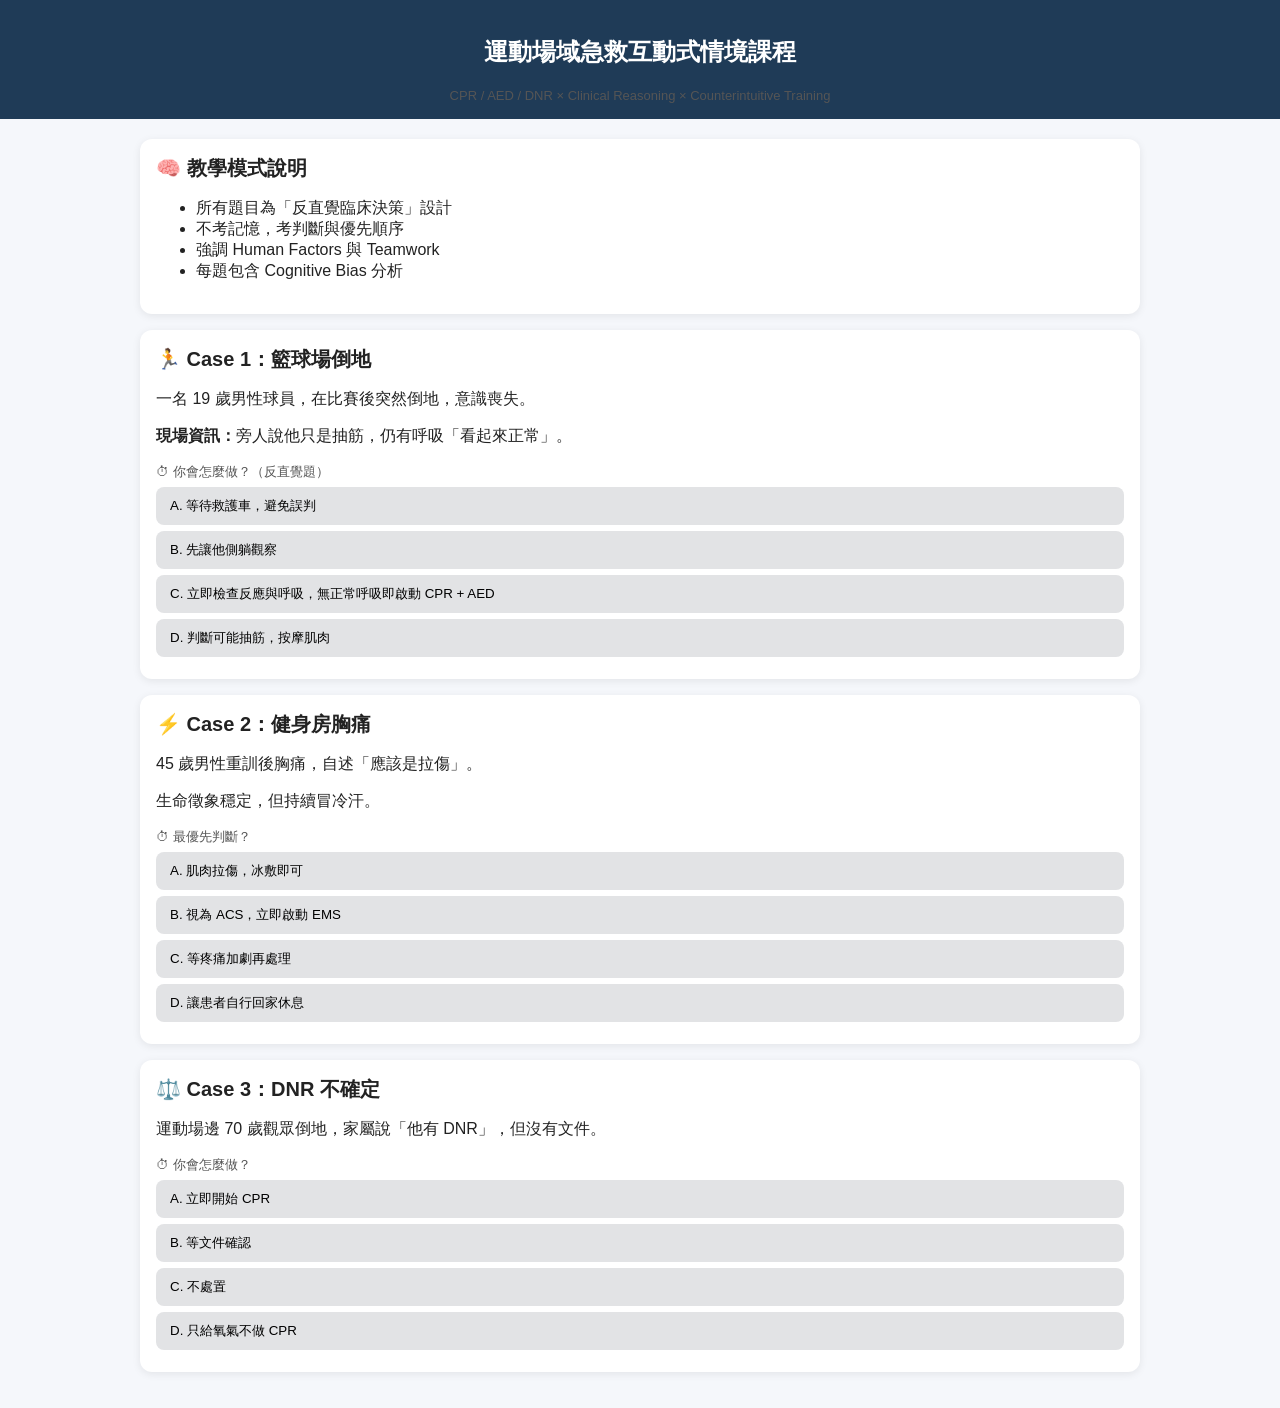
<file: CPR/CPRAEDDNR.html>
<!DOCTYPE html>
<html lang="zh-Hant">
<head>
  <meta charset="UTF-8" />
  <meta name="viewport" content="width=device-width, initial-scale=1.0" />
  <title>運動場域急救互動式課程</title>
  <style>
    body {
      font-family: Arial, "Noto Sans TC", sans-serif;
      margin: 0;
      background: #f5f7fb;
      color: #222;
    }
    header {
      background: #1f3b57;
      color: white;
      padding: 16px;
      text-align: center;
    }
    .container {
      max-width: 1000px;
      margin: auto;
      padding: 20px;
    }
    .card {
      background: white;
      border-radius: 12px;
      padding: 16px;
      margin-bottom: 16px;
      box-shadow: 0 2px 8px rgba(0,0,0,0.08);
    }
    .btn {
      padding: 10px 14px;
      margin: 6px 0;
      border: none;
      border-radius: 8px;
      cursor: pointer;
      display: block;
      width: 100%;
      text-align: left;
    }
    .btn:hover {
      opacity: 0.9;
    }
    .correct { background: #d4edda; }
    .wrong { background: #f8d7da; }
    .neutral { background: #e2e3e5; }
    .section-title {
      font-size: 20px;
      margin-bottom: 10px;
      font-weight: bold;
    }
    .small {
      font-size: 13px;
      color: #555;
    }
    .hidden {
      display: none;
    }
  </style>
</head>
<body>

<header>
  <h2>運動場域急救互動式情境課程</h2>
  <div class="small">CPR / AED / DNR × Clinical Reasoning × Counterintuitive Training</div>
</header>

<div class="container">

  <div class="card">
    <div class="section-title">🧠 教學模式說明</div>
    <ul>
      <li>所有題目為「反直覺臨床決策」設計</li>
      <li>不考記憶，考判斷與優先順序</li>
      <li>強調 Human Factors 與 Teamwork</li>
      <li>每題包含 Cognitive Bias 分析</li>
    </ul>
  </div>

  <!-- CASE 1 -->
  <div class="card">
    <div class="section-title">🏃 Case 1：籃球場倒地</div>
    <p>一名 19 歲男性球員，在比賽後突然倒地，意識喪失。</p>
    <p><b>現場資訊：</b>旁人說他只是抽筋，仍有呼吸「看起來正常」。</p>
    
    <div class="small">⏱ 你會怎麼做？（反直覺題）</div>

    <button class="btn neutral" onclick="answer(false,this)">A. 等待救護車，避免誤判</button>
    <button class="btn neutral" onclick="answer(false,this)">B. 先讓他側躺觀察</button>
    <button class="btn neutral" onclick="answer(true,this)">C. 立即檢查反應與呼吸，無正常呼吸即啟動 CPR + AED</button>
    <button class="btn neutral" onclick="answer(false,this)">D. 判斷可能抽筋，按摩肌肉</button>

    <div class="hidden" id="fb1">
      <hr>
      <p><b>正確答案：</b> C</p>
      <p><b>Cognitive Bias：</b> Normalcy Bias（誤以為只是抽筋）</p>
      <p><b>解析：</b> 年輕運動員倒地＝高風險心因性猝死，需立即 CPR + AED。</p>
    </div>
  </div>

  <!-- CASE 2 -->
  <div class="card">
    <div class="section-title">⚡ Case 2：健身房胸痛</div>
    <p>45 歲男性重訓後胸痛，自述「應該是拉傷」。</p>
    <p>生命徵象穩定，但持續冒冷汗。</p>

    <div class="small">⏱ 最優先判斷？</div>

    <button class="btn neutral" onclick="answer(false,this)">A. 肌肉拉傷，冰敷即可</button>
    <button class="btn neutral" onclick="answer(true,this)">B. 視為 ACS，立即啟動 EMS</button>
    <button class="btn neutral" onclick="answer(false,this)">C. 等疼痛加劇再處理</button>
    <button class="btn neutral" onclick="answer(false,this)">D. 讓患者自行回家休息</button>

    <div class="hidden" id="fb2">
      <hr>
      <p><b>正確答案：</b> B</p>
      <p><b>Cognitive Bias：</b> Anchoring Bias（被「拉傷」說法誤導）</p>
      <p><b>解析：</b> 出汗 + 胸痛＝需優先排除 AMI</p>
    </div>
  </div>

  <!-- CASE 3 -->
  <div class="card">
    <div class="section-title">⚖️ Case 3：DNR 不確定</div>
    <p>運動場邊 70 歲觀眾倒地，家屬說「他有 DNR」，但沒有文件。</p>

    <div class="small">⏱ 你會怎麼做？</div>

    <button class="btn neutral" onclick="answer(true,this)">A. 立即開始 CPR</button>
    <button class="btn neutral" onclick="answer(false,this)">B. 等文件確認</button>
    <button class="btn neutral" onclick="answer(false,this)">C. 不處置</button>
    <button class="btn neutral" onclick="answer(false,this)">D. 只給氧氣不做 CPR</button>

    <div class="hidden" id="fb3">
      <hr>
      <p><b>正確答案：</b> A</p>
      <p><b>Cognitive Bias：</b> Authority Bias（過度相信家屬說法）</p>
      <p><b>解析：</b> 無正式 DNR 文件＝應啟動 CPR</p>
    </div>
  </div>

</div>

<script>
function answer(isCorrect, btn) {
  const parent = btn.parentElement;
  const fb = parent.querySelector("div.hidden");
  fb.style.display = "block";

  const buttons = parent.querySelectorAll("button");
  buttons.forEach(b => {
    b.disabled = true;
    if (b === btn) {
      b.classList.add(isCorrect ? "correct" : "wrong");
    }
  });
}
</script>

</body>
</html>
</file>
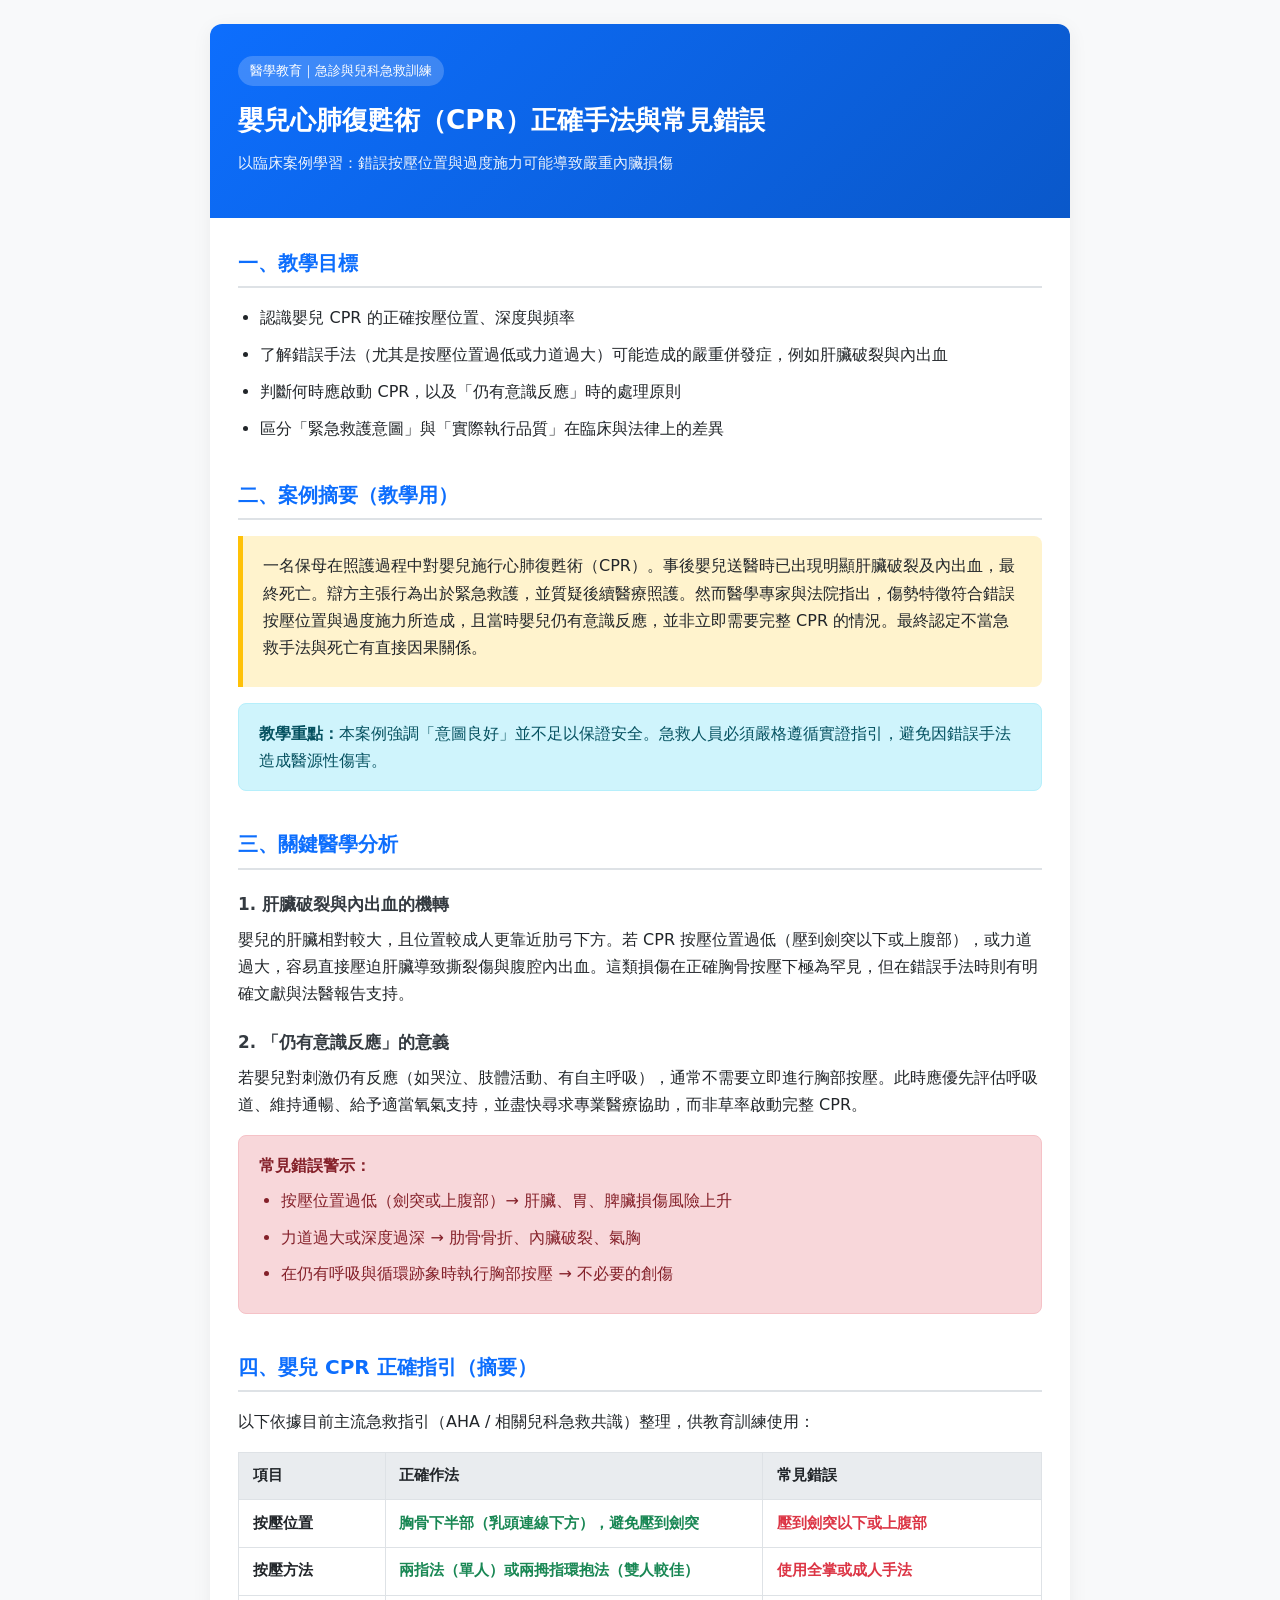
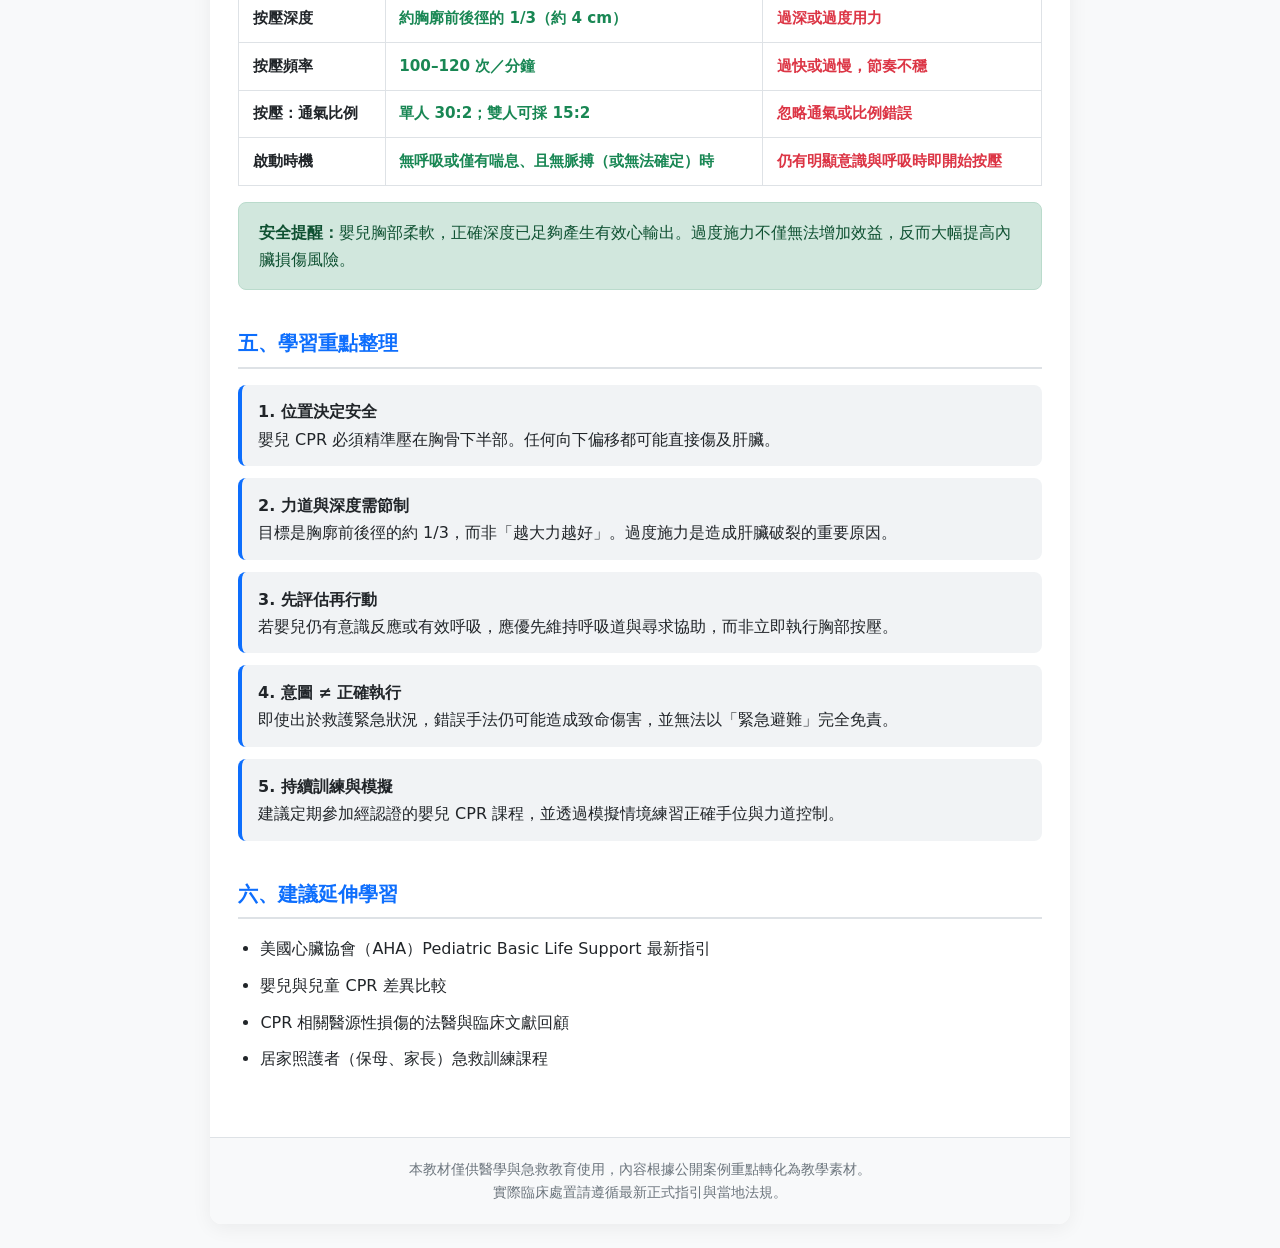
<file: CPR/CPRnLaw.html>
<!DOCTYPE html>
<html lang="zh-Hant">
<head>
  <meta charset="UTF-8">
  <meta name="viewport" content="width=device-width, initial-scale=1.0">
  <title>嬰兒心肺復甦術（CPR）正確手法與常見錯誤｜醫學教育案例學習</title>
  <style>
    :root {
      --primary: #0d6efd;
      --danger: #dc3545;
      --success: #198754;
      --bg: #f8f9fa;
      --card: #ffffff;
      --text: #212529;
      --muted: #6c757d;
      --border: #dee2e6;
    }
    * { box-sizing: border-box; margin: 0; padding: 0; }
    body {
      font-family: "Noto Sans TC", "Microsoft JhengHei", "PingFang TC", system-ui, sans-serif;
      line-height: 1.7;
      color: var(--text);
      background: var(--bg);
      padding: 1.5rem;
    }
    .container {
      max-width: 860px;
      margin: 0 auto;
      background: var(--card);
      border-radius: 12px;
      box-shadow: 0 4px 20px rgba(0,0,0,.06);
      overflow: hidden;
    }
    header {
      background: linear-gradient(135deg, #0d6efd, #0a58ca);
      color: white;
      padding: 2rem 1.75rem;
    }
    header h1 {
      font-size: 1.65rem;
      font-weight: 700;
      margin-bottom: .5rem;
    }
    header p {
      opacity: .92;
      font-size: .95rem;
    }
    .badge {
      display: inline-block;
      background: rgba(255,255,255,.2);
      padding: .25rem .75rem;
      border-radius: 50px;
      font-size: .8rem;
      margin-bottom: .75rem;
    }
    main { padding: 1.75rem; }
    section {
      margin-bottom: 2.25rem;
    }
    h2 {
      font-size: 1.25rem;
      color: var(--primary);
      border-bottom: 2px solid var(--border);
      padding-bottom: .4rem;
      margin-bottom: 1rem;
    }
    h3 {
      font-size: 1.05rem;
      margin: 1.25rem 0 .5rem;
      color: #343a40;
    }
    p, li { margin-bottom: .6rem; }
    ul, ol { padding-left: 1.4rem; margin-bottom: 1rem; }
    .case-box {
      background: #fff3cd;
      border-left: 5px solid #ffc107;
      padding: 1rem 1.25rem;
      border-radius: 0 8px 8px 0;
      margin: 1rem 0;
    }
    .alert {
      padding: 1rem 1.25rem;
      border-radius: 8px;
      margin: 1rem 0;
    }
    .alert-danger {
      background: #f8d7da;
      border: 1px solid #f5c2c7;
      color: #842029;
    }
    .alert-success {
      background: #d1e7dd;
      border: 1px solid #badbcc;
      color: #0f5132;
    }
    .alert-info {
      background: #cff4fc;
      border: 1px solid #b6effb;
      color: #055160;
    }
    table {
      width: 100%;
      border-collapse: collapse;
      margin: 1rem 0;
      font-size: .95rem;
    }
    th, td {
      border: 1px solid var(--border);
      padding: .65rem .85rem;
      text-align: left;
      vertical-align: top;
    }
    th {
      background: #e9ecef;
      font-weight: 600;
    }
    .correct { color: var(--success); font-weight: 600; }
    .incorrect { color: var(--danger); font-weight: 600; }
    .key-points {
      display: grid;
      gap: .75rem;
      margin-top: 1rem;
    }
    .key-point {
      background: #f1f3f5;
      padding: .85rem 1rem;
      border-radius: 8px;
      border-left: 4px solid var(--primary);
    }
    footer {
      text-align: center;
      padding: 1.25rem;
      font-size: .85rem;
      color: var(--muted);
      border-top: 1px solid var(--border);
      background: #f8f9fa;
    }
    @media (max-width: 600px) {
      body { padding: .75rem; }
      header, main { padding: 1.25rem; }
      h1 { font-size: 1.35rem; }
    }
  </style>
</head>
<body>
  <div class="container">
    <header>
      <span class="badge">醫學教育｜急診與兒科急救訓練</span>
      <h1>嬰兒心肺復甦術（CPR）正確手法與常見錯誤</h1>
      <p>以臨床案例學習：錯誤按壓位置與過度施力可能導致嚴重內臟損傷</p>
    </header>

    <main>
      <section>
        <h2>一、教學目標</h2>
        <ul>
          <li>認識嬰兒 CPR 的正確按壓位置、深度與頻率</li>
          <li>了解錯誤手法（尤其是按壓位置過低或力道過大）可能造成的嚴重併發症，例如肝臟破裂與內出血</li>
          <li>判斷何時應啟動 CPR，以及「仍有意識反應」時的處理原則</li>
          <li>區分「緊急救護意圖」與「實際執行品質」在臨床與法律上的差異</li>
        </ul>
      </section>

      <section>
        <h2>二、案例摘要（教學用）</h2>
        <div class="case-box">
          <p>一名保母在照護過程中對嬰兒施行心肺復甦術（CPR）。事後嬰兒送醫時已出現明顯肝臟破裂及內出血，最終死亡。辯方主張行為出於緊急救護，並質疑後續醫療照護。然而醫學專家與法院指出，傷勢特徵符合錯誤按壓位置與過度施力所造成，且當時嬰兒仍有意識反應，並非立即需要完整 CPR 的情況。最終認定不當急救手法與死亡有直接因果關係。</p>
        </div>
        <p class="alert alert-info">
          <strong>教學重點：</strong>本案例強調「意圖良好」並不足以保證安全。急救人員必須嚴格遵循實證指引，避免因錯誤手法造成醫源性傷害。
        </p>
      </section>

      <section>
        <h2>三、關鍵醫學分析</h2>
        
        <h3>1. 肝臟破裂與內出血的機轉</h3>
        <p>嬰兒的肝臟相對較大，且位置較成人更靠近肋弓下方。若 CPR 按壓位置過低（壓到劍突以下或上腹部），或力道過大，容易直接壓迫肝臟導致撕裂傷與腹腔內出血。這類損傷在正確胸骨按壓下極為罕見，但在錯誤手法時則有明確文獻與法醫報告支持。</p>

        <h3>2. 「仍有意識反應」的意義</h3>
        <p>若嬰兒對刺激仍有反應（如哭泣、肢體活動、有自主呼吸），通常不需要立即進行胸部按壓。此時應優先評估呼吸道、維持通暢、給予適當氧氣支持，並盡快尋求專業醫療協助，而非草率啟動完整 CPR。</p>

        <div class="alert alert-danger">
          <strong>常見錯誤警示：</strong>
          <ul style="margin-bottom:0; margin-top:.5rem;">
            <li>按壓位置過低（劍突或上腹部）→ 肝臟、胃、脾臟損傷風險上升</li>
            <li>力道過大或深度過深 → 肋骨骨折、內臟破裂、氣胸</li>
            <li>在仍有呼吸與循環跡象時執行胸部按壓 → 不必要的創傷</li>
          </ul>
        </div>
      </section>

      <section>
        <h2>四、嬰兒 CPR 正確指引（摘要）</h2>
        <p>以下依據目前主流急救指引（AHA / 相關兒科急救共識）整理，供教育訓練使用：</p>

        <table>
          <thead>
            <tr>
              <th>項目</th>
              <th>正確作法</th>
              <th>常見錯誤</th>
            </tr>
          </thead>
          <tbody>
            <tr>
              <td><strong>按壓位置</strong></td>
              <td class="correct">胸骨下半部（乳頭連線下方），避免壓到劍突</td>
              <td class="incorrect">壓到劍突以下或上腹部</td>
            </tr>
            <tr>
              <td><strong>按壓方法</strong></td>
              <td class="correct">兩指法（單人）或兩拇指環抱法（雙人較佳）</td>
              <td class="incorrect">使用全掌或成人手法</td>
            </tr>
            <tr>
              <td><strong>按壓深度</strong></td>
              <td class="correct">約胸廓前後徑的 1/3（約 4 cm）</td>
              <td class="incorrect">過深或過度用力</td>
            </tr>
            <tr>
              <td><strong>按壓頻率</strong></td>
              <td class="correct">100–120 次／分鐘</td>
              <td class="incorrect">過快或過慢，節奏不穩</td>
            </tr>
            <tr>
              <td><strong>按壓：通氣比例</strong></td>
              <td class="correct">單人 30:2；雙人可採 15:2</td>
              <td class="incorrect">忽略通氣或比例錯誤</td>
            </tr>
            <tr>
              <td><strong>啟動時機</strong></td>
              <td class="correct">無呼吸或僅有喘息、且無脈搏（或無法確定）時</td>
              <td class="incorrect">仍有明顯意識與呼吸時即開始按壓</td>
            </tr>
          </tbody>
        </table>

        <div class="alert alert-success">
          <strong>安全提醒：</strong>嬰兒胸部柔軟，正確深度已足夠產生有效心輸出。過度施力不僅無法增加效益，反而大幅提高內臟損傷風險。
        </div>
      </section>

      <section>
        <h2>五、學習重點整理</h2>
        <div class="key-points">
          <div class="key-point">
            <strong>1. 位置決定安全</strong><br>
            嬰兒 CPR 必須精準壓在胸骨下半部。任何向下偏移都可能直接傷及肝臟。
          </div>
          <div class="key-point">
            <strong>2. 力道與深度需節制</strong><br>
            目標是胸廓前後徑的約 1/3，而非「越大力越好」。過度施力是造成肝臟破裂的重要原因。
          </div>
          <div class="key-point">
            <strong>3. 先評估再行動</strong><br>
            若嬰兒仍有意識反應或有效呼吸，應優先維持呼吸道與尋求協助，而非立即執行胸部按壓。
          </div>
          <div class="key-point">
            <strong>4. 意圖 ≠ 正確執行</strong><br>
            即使出於救護緊急狀況，錯誤手法仍可能造成致命傷害，並無法以「緊急避難」完全免責。
          </div>
          <div class="key-point">
            <strong>5. 持續訓練與模擬</strong><br>
            建議定期參加經認證的嬰兒 CPR 課程，並透過模擬情境練習正確手位與力道控制。
          </div>
        </div>
      </section>

      <section>
        <h2>六、建議延伸學習</h2>
        <ul>
          <li>美國心臟協會（AHA）Pediatric Basic Life Support 最新指引</li>
          <li>嬰兒與兒童 CPR 差異比較</li>
          <li>CPR 相關醫源性損傷的法醫與臨床文獻回顧</li>
          <li>居家照護者（保母、家長）急救訓練課程</li>
        </ul>
      </section>
    </main>

    <footer>
      本教材僅供醫學與急救教育使用，內容根據公開案例重點轉化為教學素材。<br>
      實際臨床處置請遵循最新正式指引與當地法規。
    </footer>
  </div>
</body>
</html>
</file>
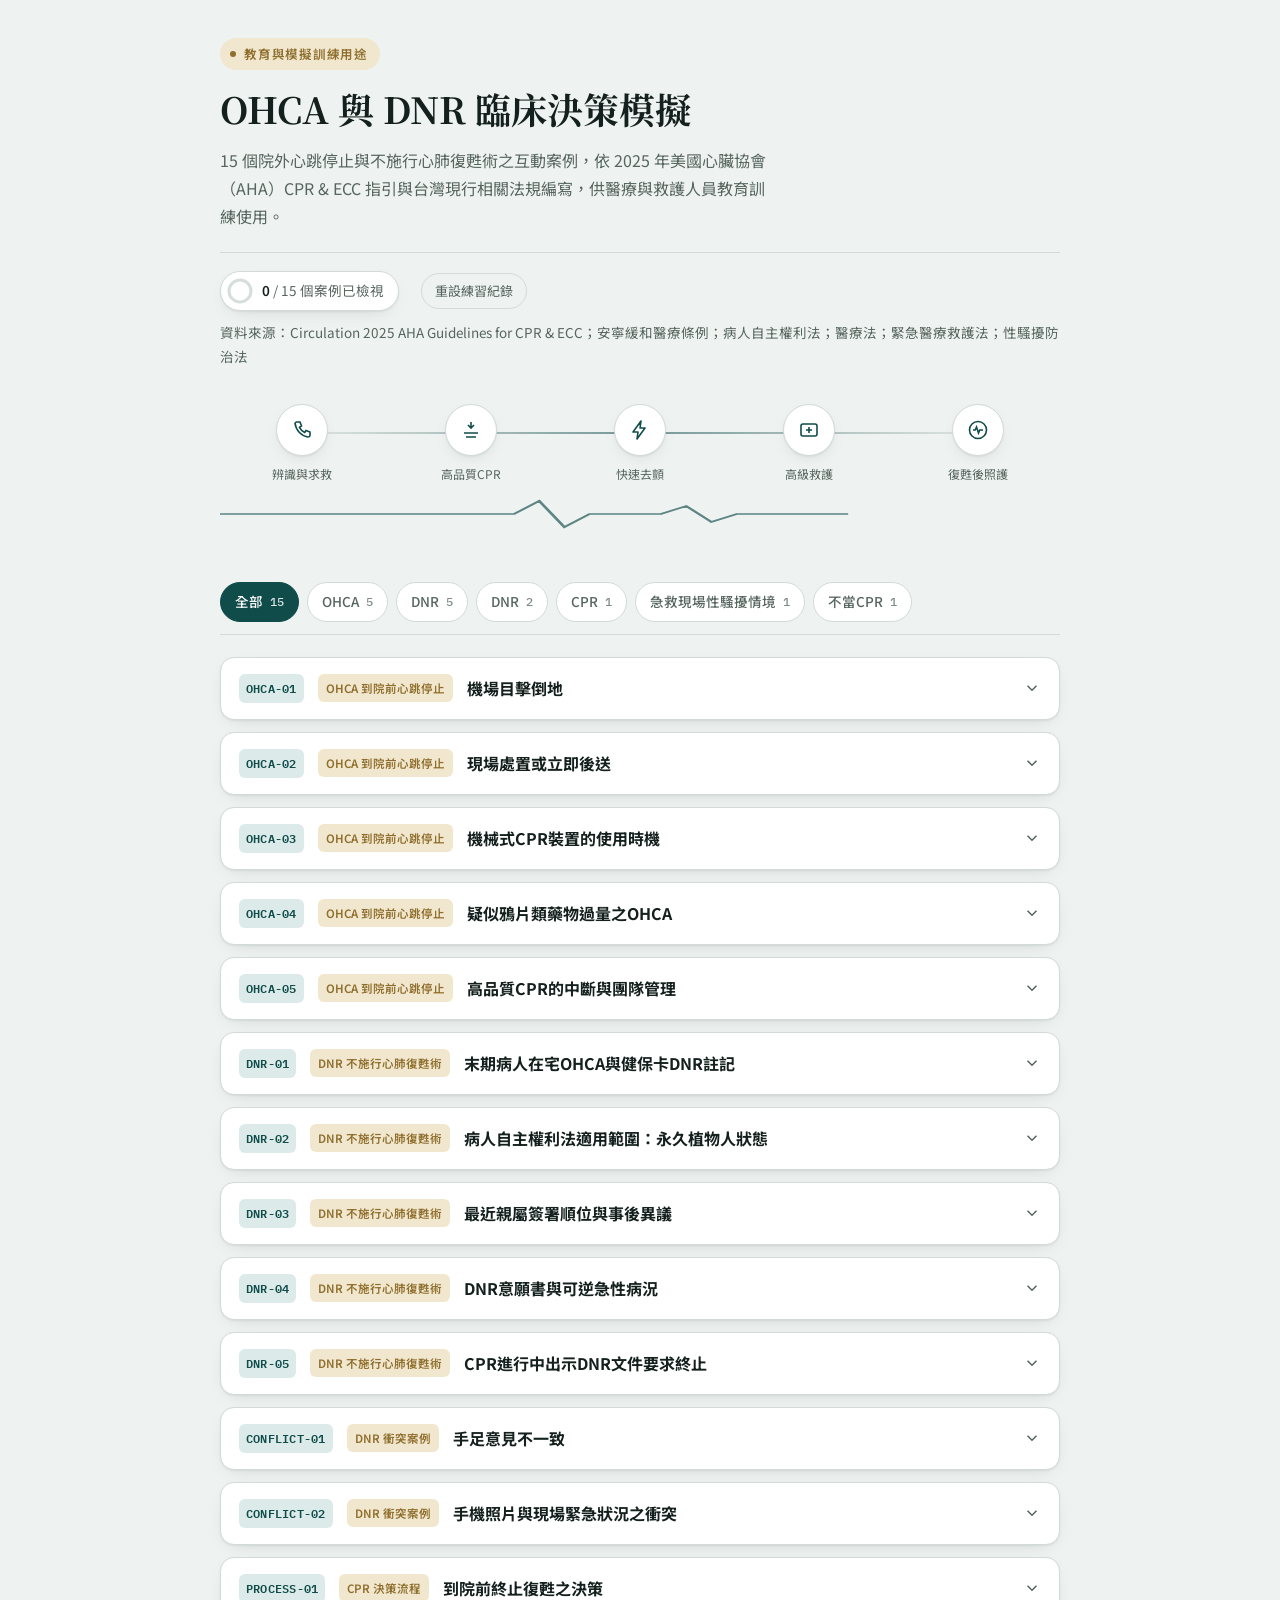
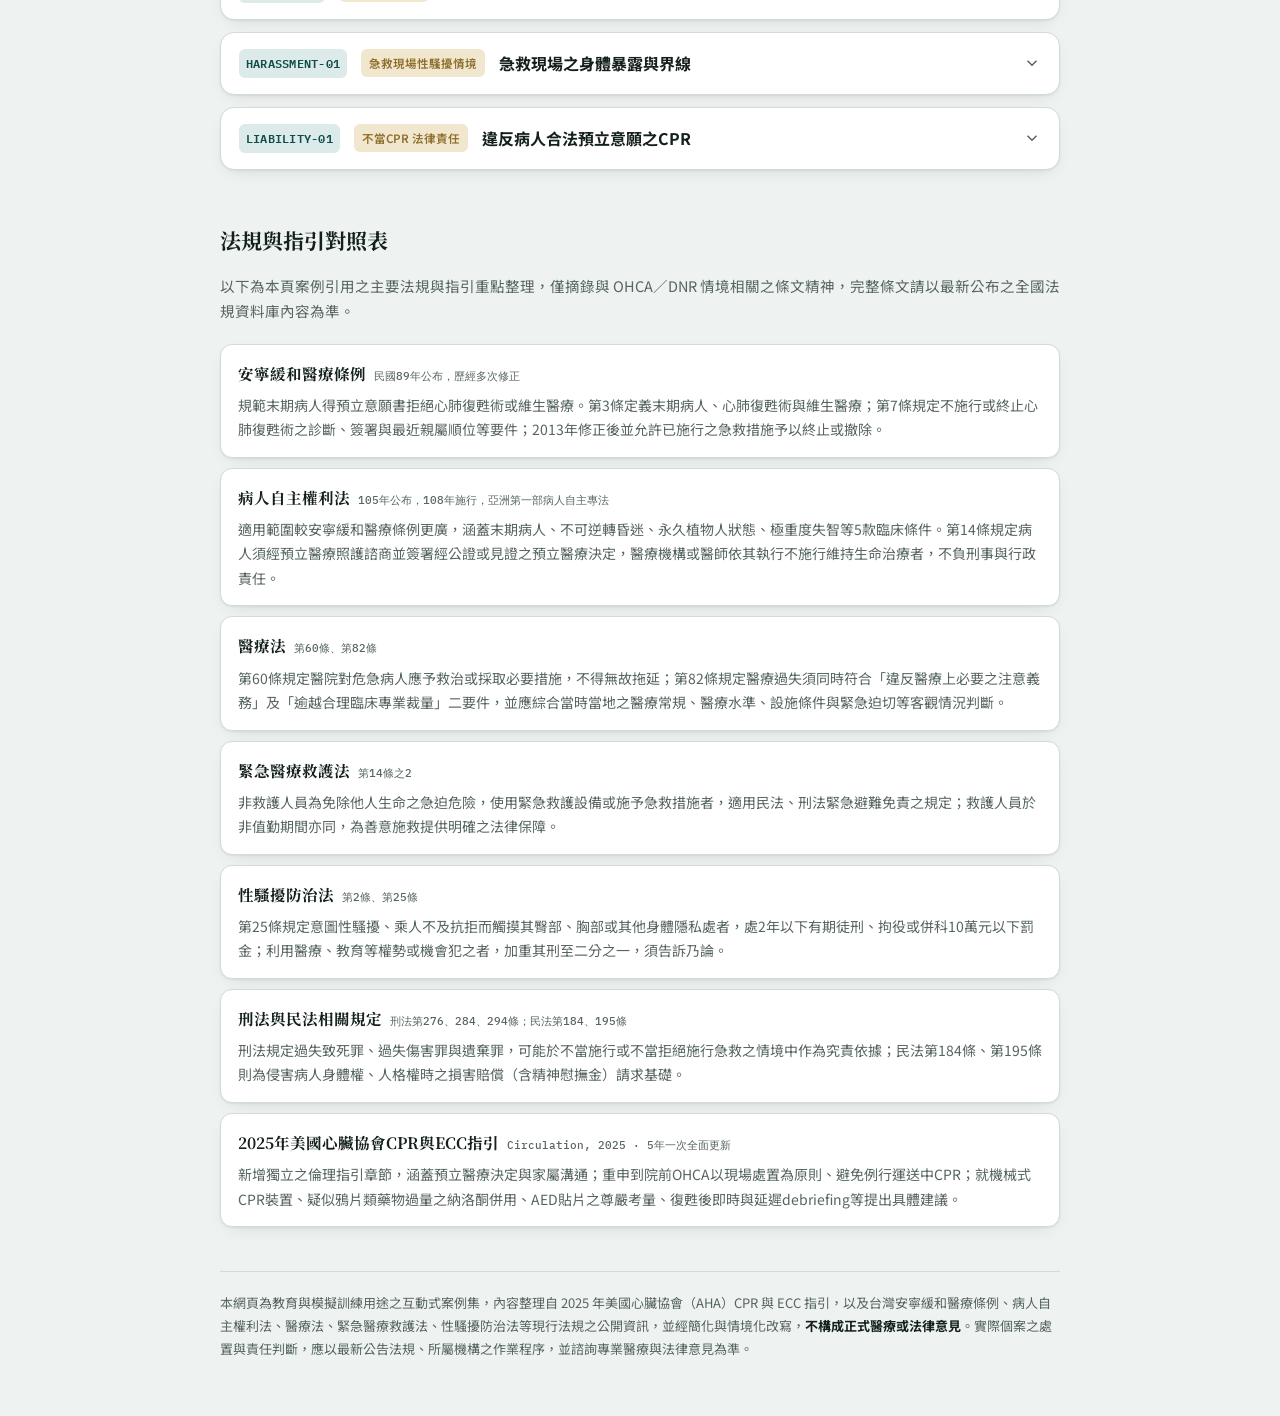
<file: InteractiveSimulation/ohca-dnr-sim.html>
<!DOCTYPE html>
<html lang="zh-Hant">
<head>
<meta charset="UTF-8">
<meta name="viewport" content="width=device-width, initial-scale=1.0">
<title>OHCA‧DNR決策站</title>
<style>
  @import url('https://fonts.googleapis.com/css2?family=Noto+Serif+TC:wght@600;700&family=Noto+Sans+TC:wght@400;500;600;700&family=IBM+Plex+Mono:wght@500;600&display=swap');

  :root{
    --bg:#EEF2F0;
    --surface:#FFFFFF;
    --surface-2:#E2E8E5;
    --surface-3:#D6DEDA;
    --ink:#14201D;
    --ink-muted:#57655F;
    --rule:#D2DBD6;
    --primary:#0F4C4A;
    --primary-ink:#FFFFFF;
    --primary-soft:#DCEBE9;
    --gold:#8F6F2E;
    --gold-soft:#F1E7CE;
    --good:#2E7D5B;
    --good-soft:#DEF0E6;
    --warn:#9C6B1F;
    --warn-soft:#F5E6CB;
    --bad:#A9433A;
    --bad-soft:#F6E1DE;
    --shadow: 0 1px 2px rgba(15,30,27,0.06), 0 6px 20px -10px rgba(15,30,27,0.18);
  }
  @media (prefers-color-scheme: dark){
    :root:not([data-theme="light"]){
      --bg:#0E1613;
      --surface:#152220;
      --surface-2:#1C2B27;
      --surface-3:#25352F;
      --ink:#E7EEEA;
      --ink-muted:#9CB0A9;
      --rule:#2A3B36;
      --primary:#5BC4B3;
      --primary-ink:#06201C;
      --primary-soft:#173430;
      --gold:#D8B369;
      --gold-soft:#2C2717;
      --good:#5CBB8C;
      --good-soft:#153327;
      --warn:#D8A455;
      --warn-soft:#332916;
      --bad:#E0847A;
      --bad-soft:#332019;
      --shadow: 0 1px 2px rgba(0,0,0,0.3), 0 10px 24px -12px rgba(0,0,0,0.5);
    }
  }
  :root[data-theme="dark"]{
    --bg:#0E1613;
    --surface:#152220;
    --surface-2:#1C2B27;
    --surface-3:#25352F;
    --ink:#E7EEEA;
    --ink-muted:#9CB0A9;
    --rule:#2A3B36;
    --primary:#5BC4B3;
    --primary-ink:#06201C;
    --primary-soft:#173430;
    --gold:#D8B369;
    --gold-soft:#2C2717;
    --good:#5CBB8C;
    --good-soft:#153327;
    --warn:#D8A455;
    --warn-soft:#332916;
    --bad:#E0847A;
    --bad-soft:#332019;
    --shadow: 0 1px 2px rgba(0,0,0,0.3), 0 10px 24px -12px rgba(0,0,0,0.5);
  }

  *{ box-sizing:border-box; }
  html{ -webkit-text-size-adjust:100%; }
  body{
    margin:0;
    background:var(--bg);
    color:var(--ink);
    font-family:'Noto Sans TC','PingFang TC','Microsoft JhengHei',sans-serif;
    line-height:1.75;
    padding-inline:20px;
    padding-block:0 56px;
  }
  ::selection{ background:var(--primary-soft); }
  .wrap{ max-width:840px; margin:0 auto; }
  h1,h2,h3{
    font-family:'Noto Serif TC','Noto Sans TC',serif;
    font-weight:700;
    text-wrap:balance;
    color:var(--ink);
    margin:0;
  }
  .mono{ font-family:'IBM Plex Mono','Noto Sans TC',monospace; }
  a{ color:var(--primary); }

  /* ---------- Header ---------- */
  header.top{ padding-block:36px 22px; }
  .eyebrow{
    display:inline-flex; align-items:center; gap:8px;
    font-size:12.5px; letter-spacing:.06em; font-weight:600;
    color:var(--gold); background:var(--gold-soft);
    border-radius:999px; padding:5px 12px 5px 10px;
    margin-bottom:16px;
  }
  .eyebrow .dot{ width:6px; height:6px; border-radius:50%; background:var(--gold); flex:none; }
  h1.title{ font-size:clamp(26px,4.6vw,36px); line-height:1.28; }
  p.lede{
    color:var(--ink-muted); font-size:16px; max-width:62ch; margin:14px 0 0;
  }
  .meta-row{
    display:flex; flex-wrap:wrap; gap:10px 22px; align-items:center;
    margin-top:22px; padding-top:18px; border-top:1px solid var(--rule);
    font-size:13.5px; color:var(--ink-muted);
  }
  .meta-row strong{ color:var(--ink); font-weight:600; }
  .progress-pill{
    display:inline-flex; align-items:center; gap:9px;
    background:var(--surface); border:1px solid var(--rule); border-radius:999px;
    padding:6px 14px 6px 6px; box-shadow:var(--shadow);
  }
  .progress-ring{ position:relative; width:26px; height:26px; flex:none; }
  .progress-ring svg{ transform:rotate(-90deg); }
  .progress-ring circle{ fill:none; stroke-width:3; }
  .progress-ring .track{ stroke:var(--surface-3); }
  .progress-ring .bar{ stroke:var(--primary); stroke-linecap:round; transition:stroke-dashoffset .4s ease; }
  #resetBtn{
    border:1px solid var(--rule); background:transparent; color:var(--ink-muted);
    font:inherit; font-size:13px; border-radius:999px; padding:6px 13px; cursor:pointer;
  }
  #resetBtn:hover{ color:var(--ink); border-color:var(--ink-muted); }

  /* ---------- Chain of survival ---------- */
  .chain-section{ margin-top:8px; }
  .chain{
    display:grid; grid-template-columns:repeat(5,1fr); gap:4px;
    position:relative; padding-top:6px;
  }
  .chain::before{
    content:"";
    position:absolute; top:34px; left:10%; right:10%; height:2px;
    background:linear-gradient(90deg,var(--rule),var(--primary),var(--rule));
    opacity:.55; z-index:0;
  }
  .link{ position:relative; z-index:1; display:flex; flex-direction:column; align-items:center; gap:10px; text-align:center; }
  .link .ic{
    width:52px; height:52px; border-radius:50%; background:var(--surface);
    border:1.5px solid var(--rule); display:flex; align-items:center; justify-content:center;
    color:var(--primary); box-shadow:var(--shadow);
  }
  .link .ic svg{ width:24px; height:24px; }
  .link .lbl{ font-size:12px; color:var(--ink-muted); line-height:1.4; padding:0 2px; }
  .ecg{ margin-top:14px; height:34px; width:100%; overflow:hidden; }
  .ecg path{
    fill:none; stroke:var(--primary); stroke-width:1.6; opacity:.65;
    stroke-dasharray:340; stroke-dashoffset:0;
    animation:ecg-move 3.6s linear infinite;
  }
  @keyframes ecg-move{ from{ stroke-dashoffset:340; } to{ stroke-dashoffset:0; } }
  @media (prefers-reduced-motion:reduce){ .ecg path{ animation:none; } }

  /* ---------- Filter bar ---------- */
  .filterbar{
    position:sticky; top:0; z-index:20;
    background:var(--bg);
    padding-block:14px 12px;
    margin-top:30px;
    border-bottom:1px solid var(--rule);
  }
  .filterbar::before{
    content:""; position:absolute; inset:0 -20px auto -20px; height:100%;
    background:var(--bg); z-index:-1;
  }
  .chips{ display:flex; flex-wrap:wrap; gap:8px; }
  .chip{
    font:inherit; font-size:13.5px; font-weight:500; cursor:pointer;
    border:1px solid var(--rule); background:var(--surface); color:var(--ink-muted);
    border-radius:999px; padding:7px 14px; display:inline-flex; align-items:center; gap:7px;
    transition:background .15s,color .15s,border-color .15s;
  }
  .chip .n{ font-family:'IBM Plex Mono',monospace; font-size:11.5px; opacity:.75; }
  .chip:hover{ border-color:var(--primary); color:var(--ink); }
  .chip.active{ background:var(--primary); border-color:var(--primary); color:var(--primary-ink); }
  .chip.active .n{ opacity:.85; }

  /* ---------- Case list ---------- */
  .cases{ margin-top:22px; display:flex; flex-direction:column; gap:12px; }
  details.case{
    background:var(--surface); border:1px solid var(--rule); border-radius:14px;
    box-shadow:var(--shadow); overflow:hidden;
  }
  details.case[open]{ border-color:var(--surface-3); }
  summary.case-head{
    list-style:none; cursor:pointer; padding:16px 18px;
    display:flex; align-items:center; gap:14px;
  }
  summary.case-head::-webkit-details-marker{ display:none; }
  summary.case-head:focus-visible{ outline:2px solid var(--primary); outline-offset:-2px; }
  .case-code{
    font-family:'IBM Plex Mono',monospace; font-size:12px; font-weight:600;
    color:var(--primary); background:var(--primary-soft); border-radius:6px;
    padding:4px 7px; flex:none; letter-spacing:.02em;
  }
  .case-cat{
    font-size:11.5px; font-weight:600; color:var(--gold); background:var(--gold-soft);
    border-radius:6px; padding:4px 8px; flex:none; white-space:nowrap;
  }
  .case-title{ font-weight:700; font-size:16px; flex:1; min-width:0; }
  .case-done{
    flex:none; width:22px; height:22px; border-radius:50%;
    border:1.5px solid var(--rule); display:flex; align-items:center; justify-content:center;
    color:var(--good); opacity:0; transform:scale(.6); transition:opacity .2s,transform .2s;
  }
  .case-done.show{ opacity:1; transform:scale(1); border-color:var(--good); background:var(--good-soft); }
  .case-done svg{ width:13px; height:13px; }
  .chevron{ flex:none; width:18px; height:18px; color:var(--ink-muted); transition:transform .2s; }
  details[open] .chevron{ transform:rotate(180deg); }

  .case-body{ padding:0 18px 20px; border-top:1px solid var(--rule); }
  .scenario{
    background:var(--surface-2); border-radius:10px; padding:14px 16px; margin:16px 0 18px;
    font-size:15px; color:var(--ink);
  }
  .scenario .k{
    display:block; font-size:11.5px; font-weight:700; letter-spacing:.08em;
    color:var(--ink-muted); margin-bottom:6px;
  }
  .choices{ display:flex; flex-direction:column; gap:8px; }
  button.choice{
    font:inherit; text-align:left; font-size:14.5px; color:var(--ink);
    background:var(--surface); border:1px solid var(--rule); border-radius:10px;
    padding:12px 14px; cursor:pointer; display:flex; gap:10px; align-items:flex-start;
    transition:border-color .15s, background .15s;
  }
  button.choice:hover{ border-color:var(--primary); }
  button.choice:focus-visible{ outline:2px solid var(--primary); outline-offset:1px; }
  button.choice .tag{
    flex:none; font-family:'IBM Plex Mono',monospace; font-size:12px; font-weight:700;
    color:var(--ink-muted); width:20px; height:20px; border-radius:50%; border:1px solid var(--rule);
    display:flex; align-items:center; justify-content:center; margin-top:1px;
  }
  button.choice.selected{ background:var(--primary-soft); border-color:var(--primary); }
  button.choice.selected .tag{ background:var(--primary); border-color:var(--primary); color:var(--primary-ink); }

  .result{ margin-top:16px; border-radius:12px; overflow:hidden; border:1px solid var(--rule); }
  .result-head{
    display:flex; align-items:center; gap:10px; padding:12px 16px; font-weight:700; font-size:14.5px;
  }
  .result-head svg{ width:18px; height:18px; flex:none; }
  .result.good .result-head{ background:var(--good-soft); color:var(--good); }
  .result.warn .result-head{ background:var(--warn-soft); color:var(--warn); }
  .result.bad  .result-head{ background:var(--bad-soft); color:var(--bad); }
  .result-body{ padding:4px 16px 16px; background:var(--surface); display:flex; flex-direction:column; gap:14px; }
  .field .k{
    font-size:11.5px; font-weight:700; letter-spacing:.06em; color:var(--ink-muted);
    display:flex; align-items:center; gap:6px; margin-bottom:5px;
  }
  .field .k .sw{ width:7px; height:7px; border-radius:2px; background:var(--primary); flex:none; }
  .field p{ margin:0; font-size:14.5px; color:var(--ink); }
  .field.law .k .sw{ background:var(--gold); }
  .field.aha .k .sw{ background:var(--primary); }
  .field.pitfall .k .sw{ background:var(--bad); }

  .note{
    margin-top:16px; border:1px dashed var(--rule); border-radius:10px;
    padding:13px 15px; background:var(--gold-soft); font-size:14px; color:var(--ink);
  }
  .note b{ color:var(--gold); }

  .empty{ text-align:center; padding:40px 0; color:var(--ink-muted); }

  /* ---------- Reference appendix ---------- */
  .appendix{ margin-top:52px; }
  .appendix h2{ font-size:21px; margin-bottom:6px; }
  .appendix .sub{ color:var(--ink-muted); font-size:14.5px; margin-bottom:20px; }
  .lawgrid{ display:flex; flex-direction:column; gap:10px; }
  .lawcard{
    background:var(--surface); border:1px solid var(--rule); border-radius:12px;
    padding:15px 17px; box-shadow:var(--shadow);
  }
  .lawcard h3{ font-size:15.5px; margin-bottom:6px; display:flex; align-items:baseline; gap:8px; flex-wrap:wrap; }
  .lawcard h3 .tag2{ font-family:'IBM Plex Mono',monospace; font-size:11px; color:var(--ink-muted); font-weight:500; }
  .lawcard p{ margin:0; font-size:14px; color:var(--ink-muted); }

  footer.disclaimer{
    margin-top:44px; padding-top:20px; border-top:1px solid var(--rule);
    font-size:13px; color:var(--ink-muted);
  }

  @media (max-width:560px){
    .chain{ grid-template-columns:repeat(5,1fr); }
    .link .lbl{ font-size:10.5px; }
    .link .ic{ width:40px; height:40px; }
    .link .ic svg{ width:19px; height:19px; }
    summary.case-head{ flex-wrap:wrap; }
    .case-title{ order:3; flex-basis:100%; }
  }
</style>
</head>
<body>


<div class="wrap">

  <header class="top">
    <span class="eyebrow"><span class="dot"></span>教育與模擬訓練用途</span>
    <h1 class="title">OHCA 與 DNR 臨床決策模擬</h1>
    <p class="lede">15 個院外心跳停止與不施行心肺復甦術之互動案例，依 2025 年美國心臟協會（AHA）CPR &amp; ECC 指引與台灣現行相關法規編寫，供醫療與救護人員教育訓練使用。</p>
    <div class="meta-row">
      <span class="progress-pill">
        <span class="progress-ring">
          <svg width="26" height="26" viewBox="0 0 26 26">
            <circle class="track" cx="13" cy="13" r="11"></circle>
            <circle id="ringBar" class="bar" cx="13" cy="13" r="11" stroke-dasharray="69.1" stroke-dashoffset="69.1"></circle>
          </svg>
        </span>
        <span><strong id="doneCount">0</strong> / 15 個案例已檢視</span>
      </span>
      <button id="resetBtn" type="button">重設練習紀錄</button>
      <span>資料來源：Circulation 2025 AHA Guidelines for CPR &amp; ECC；安寧緩和醫療條例；病人自主權利法；醫療法；緊急醫療救護法；性騷擾防治法</span>
    </div>
  </header>

  <section class="chain-section" aria-label="到院外心跳停止存活鏈">
    <div class="chain">
      <div class="link">
        <span class="ic"><svg viewBox="0 0 24 24" fill="none" stroke="currentColor" stroke-width="1.6"><path d="M7 4h3l1.5 4-2 1.3a11 11 0 0 0 5.2 5.2L16 12.5l4 1.5v3a2 2 0 0 1-2.2 2A16 16 0 0 1 5 5.2 2 2 0 0 1 7 4Z"/></svg></span>
        <span class="lbl">辨識與求救</span>
      </div>
      <div class="link">
        <span class="ic"><svg viewBox="0 0 24 24" fill="none" stroke="currentColor" stroke-width="1.6"><path d="M12 4v6M9 7l3 3 3-3"/><path d="M5 15h14M7 19h10"/></svg></span>
        <span class="lbl">高品質CPR</span>
      </div>
      <div class="link">
        <span class="ic"><svg viewBox="0 0 24 24" fill="none" stroke="currentColor" stroke-width="1.6"><path d="M13 3 5 14h5l-1 7 8-11h-5l1-7Z" stroke-linejoin="round"/></svg></span>
        <span class="lbl">快速去顫</span>
      </div>
      <div class="link">
        <span class="ic"><svg viewBox="0 0 24 24" fill="none" stroke="currentColor" stroke-width="1.6"><rect x="4" y="6" width="16" height="12" rx="2"/><path d="M12 9v6M9 12h6"/></svg></span>
        <span class="lbl">高級救護</span>
      </div>
      <div class="link">
        <span class="ic"><svg viewBox="0 0 24 24" fill="none" stroke="currentColor" stroke-width="1.6"><circle cx="12" cy="12" r="8.5"/><path d="M7 12h2.2l1.3-3 2 6 1.3-3H17"/></svg></span>
        <span class="lbl">復甦後照護</span>
      </div>
    </div>
    <svg class="ecg" viewBox="0 0 400 34" preserveAspectRatio="none" aria-hidden="true">
      <path d="M0 17 H140 L152 4 L164 30 L176 17 H210 L222 9 L234 25 L246 17 H400"/>
    </svg>
  </section>

  <nav class="filterbar" aria-label="案例分類篩選">
    <div class="chips" id="chips"></div>
  </nav>

  <main class="cases" id="caseList"></main>

  <section class="appendix" aria-label="法規與指引對照">
    <h2>法規與指引對照表</h2>
    <p class="sub">以下為本頁案例引用之主要法規與指引重點整理，僅摘錄與 OHCA／DNR 情境相關之條文精神，完整條文請以最新公布之全國法規資料庫內容為準。</p>
    <div class="lawgrid" id="lawgrid"></div>
  </section>

  <footer class="disclaimer">
    本網頁為教育與模擬訓練用途之互動式案例集，內容整理自 2025 年美國心臟協會（AHA）CPR 與 ECC 指引，以及台灣安寧緩和醫療條例、病人自主權利法、醫療法、緊急醫療救護法、性騷擾防治法等現行法規之公開資訊，並經簡化與情境化改寫，<strong style="color:var(--ink)">不構成正式醫療或法律意見</strong>。實際個案之處置與責任判斷，應以最新公告法規、所屬機構之作業程序，並諮詢專業醫療與法律意見為準。
  </footer>

</div>

<script>
(function(){
  "use strict";

  var CATS = {
    ohca:        { label:"OHCA 到院前心跳停止" },
    dnr:         { label:"DNR 不施行心肺復甦術" },
    conflict:    { label:"DNR 衝突案例" },
    process:     { label:"CPR 決策流程" },
    harassment:  { label:"急救現場性騷擾情境" },
    liability:   { label:"不當CPR 法律責任" }
  };

  var VERDICT = {
    good: { label:"建議做法", icon:'<svg viewBox="0 0 24 24" fill="none" stroke="currentColor" stroke-width="2"><path d="M5 13l4 4L19 7"/></svg>' },
    warn: { label:"尚可，非最佳做法", icon:'<svg viewBox="0 0 24 24" fill="none" stroke="currentColor" stroke-width="2"><path d="M12 9v4M12 17h.01M10.3 4.5 2.8 18a2 2 0 0 0 1.7 3h15a2 2 0 0 0 1.7-3L13.7 4.5a2 2 0 0 0-3.4 0Z"/></svg>' },
    bad:  { label:"不建議做法", icon:'<svg viewBox="0 0 24 24" fill="none" stroke="currentColor" stroke-width="2"><path d="M6 6l12 12M18 6 6 18"/></svg>' }
  };

  var CASES = [
  {
    id:"ohca-1", code:"OHCA-01", cat:"ohca",
    title:"機場目擊倒地",
    setting:"45歲男性於機場候機室突然倒地、無反應、無正常呼吸（僅喘息）。你是第一位到場的旁觀者，機場設有AED，119救護車預估8分鐘後抵達。",
    choices:[
      { label:"先打119並在旁觀察生命徵象，避免「隨便亂動」病人", verdict:"bad",
        outcome:"病人在等待期間持續處於無血流狀態，腦部與心臟缺氧時間延長，存活機會隨每分鐘下降約7至10%。",
        analysis:"生存鏈的核心是「立即辨識、立即行動」，任何延誤都會直接犧牲存活率與神經學預後；旁觀者不施救的最大風險不是「做錯」，而是「什麼都不做」。",
        aha:"2025 AHA指引持續強調公眾第一目擊者應立即啟動胸部按壓、呼吸道與呼吸的處置流程，並儘速取得AED，不應等待救護人員到場。",
        law:"緊急醫療救護法第14條之2：非救護人員為免除他人生命之急迫危險而施予急救措施者，適用民法、刑法緊急避難免責之規定，善意施救原則上不負賠償與刑事責任。",
        pitfall:"常見迷思：「不是醫護人員不能碰」「怕壓斷肋骨要負責」，兩者皆與現行法規之保障不符。" },
      { label:"立即打119、開始胸部按壓，並請他人取得AED依語音指示使用", verdict:"good",
        outcome:"病人在倒地後短時間內即獲得有效灌流與去顫機會，統計上可將OHCA存活率提高2至3倍。",
        analysis:"同時完成「呼叫協助」與「立即介入」兩件事，並善用最近的AED資源，是教科書級的標準反應。",
        aha:"2025 AHA指引建議目擊猝倒應立即施行高品質胸部按壓（速率每分鐘100至120次、深度至少5公分），並持續支持擴大公眾可近性去顫與社區反應網絡。",
        law:"緊急醫療救護法第14條之2善意施救免責規定完整適用；使用機場公共AED屬合法且受鼓勵之行為。",
        pitfall:"常見誤解：AED會電到「還有心跳」的人造成危險——AED會自動分析心律，僅在可電擊心律時才建議電擊，不會誤擊有效心跳之病人。" },
      { label:"只做胸部按壓，因不確定病人狀況先不做人工呼吸也不用AED以免用錯", verdict:"warn",
        outcome:"病人獲得部分灌流支持，優於完全不作為，但可能因未能及早去顫而錯失恢復自發循環的黃金時間。",
        analysis:"「只做按壓」對未受訓練旁觀者是合理的簡化建議，但不應成為「不使用AED」的理由，兩者是互補而非替代關係。",
        aha:"2025 AHA指引仍將Hands-Only CPR列為未受訓練旁觀者的可接受選項，但同時強調「按壓加上盡速去顫」才是完整流程，AED操作全程有語音引導，一般民眾即可安全使用。",
        law:"緊急醫療救護法第14條之2對使用AED之免責保障與徒手CPR相同，不會因「用錯AED」而加重法律責任。",
        pitfall:"常見迷思：AED操作困難、需要專業訓練——實際上AED專為未受訓練者設計，開機後會以語音一步步指示。" }
    ]
  },
  {
    id:"ohca-2", code:"OHCA-02", cat:"ohca",
    title:"現場處置或立即後送",
    setting:"救護技術員到達OHCA現場，已完成2輪CPR、電擊1次，仍未恢復自發循環。家屬情緒激動要求「趕快送醫院」，現場無創傷、無低體溫、無懷孕跡象、環境安全。",
    choices:[
      { label:"尊重家屬意願，邊做CPR邊立即後送最近醫院", verdict:"bad",
        outcome:"救護車移動中難以維持穩定深度與頻率的胸部按壓，中斷與品質波動增加，實證上到院前恢復自發循環之比例反而優於「邊送邊救」。",
        analysis:"「移動中CPR」直覺上像是在爭取時間，但生理與力學限制使按壓品質下降，且到院後才開始的介入通常已延遲過久。",
        aha:"2025 AHA指引重申：除非有特殊情況（如創傷、低體溫、孕婦、現場不安全等），OHCA應優先於現場持續高品質復甦，而非例行以CPR進行中之運送，因運送中的照護成效較差、風險較高。",
        law:"現場處置屬救護技術員之專業判斷範疇，依緊急醫療救護法相關規定及核定之救護作業程序執行；若不當屈從情緒而犧牲復甦品質並可歸責延誤，仍可能涉及作業疏失之檢討。",
        pitfall:"常見誤解：「醫院有更多資源，送到醫院一定比較好」——OHCA的黃金處置在現場立即且不中斷的高品質CPR與電擊，而非移動本身。" },
      { label:"向家屬說明現場持續復甦的醫學理由，依協定完成標準流程（含聯繫線上醫療指導），無特殊禁忌則不貿然移動", verdict:"good",
        outcome:"病人獲得品質穩定的持續復甦，家屬因獲得清楚說明而較能配合，衝突也隨之降低。",
        analysis:"兼顧臨床實證與溝通倫理：不是不理會家屬，而是說明並堅持專業判斷。",
        aha:"2025 AHA指引明確建議：無特殊情況者，OHCA復甦應在現場完成，僅在創傷、低體溫、孕婦、現場不安全或需要現場無法提供之處置等特殊情況，才考慮於持續CPR下轉送。",
        law:"救護技術員執行救護作業程序，以及是否終止或轉送之判斷，依緊急醫療救護法及各縣市救護作業程序（含線上醫療指導機制）辦理，屬合法之專業裁量範圍。",
        pitfall:"常見錯誤：把「不立刻送醫院」誤解為「不積極」或「消極放棄」，兩者本質不同。" },
      { label:"因家屬強烈情緒壓力，中止原有流程改採即刻運送以求「比較保險」", verdict:"warn",
        outcome:"短期內緩解現場衝突，但復甦品質可能因移動而下降，且未依標準流程執行，日後如生爭議，反而較難以「已依規定履行專業判斷」作為說明依據。",
        analysis:"因情緒壓力偏離專業判斷雖可理解，但長期而言對病人與救護人員自身都非最佳選擇。",
        aha:"2025 AHA指引之倫理章節強調，復甦決策應建立在臨床實證與既定流程上，並將末期照護、家屬溝通等倫理考量正式納入救護通訊協定，而非臨場迎合情緒。",
        law:"依現場專業判斷所為之合法救護行為，原則上受緊急醫療救護法相關免責與救護作業程序保障；反之，明知不符流程仍照做，若造成損害，較不利於後續究責時的說明。",
        pitfall:"常見迷思：「順著家屬的要求做」等於「降低糾紛風險」——實務上程序偏離造成的爭議往往更多。" }
    ]
  },
  {
    id:"ohca-3", code:"OHCA-03", cat:"ohca",
    title:"機械式CPR裝置的使用時機",
    setting:"社區大樓電梯故障，OHCA病人須經4層樓梯搬運至救護車，過程中預期按壓品質將受影響。救護人員配有機械式CPR裝置（如LUCAS）。",
    choices:[
      { label:"常規為所有OHCA病人裝上機械式CPR裝置，取代人工按壓以求標準化", verdict:"warn",
        outcome:"裝置操作與轉換過程本身也會造成按壓中斷，若非必要情境常規使用，並無明確證據顯示可提升整體存活率或神經學預後。",
        analysis:"機械式CPR裝置是情境工具而非常規升級，其價值在特定困難場景中才會顯現。",
        aha:"2025 AHA指引指出，機械式CPR裝置常規使用並未顯示優於高品質人工按壓，不建議作為例行標準；但在人工高品質按壓困難或危險之情境（如樓梯搬運、救護車行進間、長時間復甦、施救人力有限）可考慮使用。",
        law:"裝置使用屬醫療器材於救護作業程序中之應用，須依核定之作業程序與訓練資格操作；非因情境需要而常規使用，若因裝設延誤影響按壓品質致生損害，仍可能涉及作業疏失之檢討。",
        pitfall:"常見誤解：機械裝置一定比人工按壓好——實證顯示兩者存活率相近，裝置的價值在於維持特定困難情境下的按壓品質，而非全面取代人工。" },
      { label:"評估搬運過程確實難以維持高品質人工按壓，於此情境下使用機械式裝置以維持按壓穩定", verdict:"good",
        outcome:"於樓梯搬運等高幹擾情境中，維持接近穩定之按壓頻率與深度，減少因人力與地形限制造成的按壓品質下降。",
        analysis:"精準把握情境合適性，是正確使用此類裝置的關鍵，而非裝置本身好壞的問題。",
        aha:"2025 AHA指引明確將樓梯搬運、救護車移動、長時間復甦、施救人力有限等，列為可考慮使用機械式CPR裝置的合理情境。",
        law:"於核定之救護作業程序範圍內、依訓練資格使用醫療器材執行救護，屬合法之專業裁量。",
        pitfall:"常見錯誤：裝設過程本身動作生疏、導致長時間中斷按壓，反而抵銷其效益，使用前應熟練操作流程，裝設應力求快速無縫接軌。" },
      { label:"因擔心裝置操作生疏延誤時間，全程堅持人工按壓搬運下樓，即使按壓品質明顯下降", verdict:"warn",
        outcome:"避免了裝置操作可能的延誤風險，但在困難地形中人工按壓品質確實容易下降，可能仍非最佳選擇。",
        analysis:"兩種做法各有取捨，關鍵在於團隊對裝置操作的熟悉度與情境判斷，而非單純二選一的絕對答案。",
        aha:"2025 AHA指引的重點在於情境合適性判斷，若團隊對裝置操作熟練，於此類情境使用可維持按壓品質；若操作生疏，堅持人工按壓待熟練後再導入裝置亦屬合理過渡做法。",
        law:"兩種做法均屬合法救護作業程序範圍內之專業裁量，重點在於過程紀錄與事後檢討精進。",
        pitfall:"常見迷思：認為裝置一定比較快、或人工一定比較安全，實際上取決於團隊訓練與情境本身。" }
    ]
  },
  {
    id:"ohca-4", code:"OHCA-04", cat:"ohca",
    title:"疑似鴉片類藥物過量之OHCA",
    setting:"25歲男性於公園長椅上被路人發現倒地、無呼吸，旁邊有針筒與藥物包裝。救護人員與旁觀者皆在場，車上備有納洛酮鼻噴劑。",
    choices:[
      { label:"優先給予納洛酮，觀察反應後才決定是否需要CPR", verdict:"bad",
        outcome:"若病人已進入心跳停止狀態，單靠納洛酮無法立即恢復循環，延誤胸部按壓與電擊將降低存活與神經學預後機會。",
        analysis:"納洛酮可逆轉鴉片類藥物造成的呼吸抑制，但對已發生之心跳停止本身不具直接復甦效果，順序不可顛倒。",
        aha:"2025 AHA指引支持對疑似鴉片類藥物過量之OHCA使用納洛酮，但明確定位其為CPR與去顫的輔助措施，不得取代或延後標準心肺復甦流程。",
        law:"依救護作業程序使用納洛酮屬合法救護措施；若因誤判給藥順序而延誤標準急救致生損害，仍可能涉及作業疏失檢討。",
        pitfall:"常見迷思：「先解毒再急救」——對於已無呼吸心跳者，復甦流程（按壓、去顫）永遠優先於藥物介入。" },
      { label:"立即開始高品質CPR並儘速取得AED，同時由具資格人員視情況併行給予納洛酮", verdict:"good",
        outcome:"病人同時獲得循環支持與潛在病因處理，兼顧當下心跳停止與可能之呼吸抑制病因。",
        analysis:"CPR優先、納洛酮並行，是同時處理立即威脅生命問題與潛在可逆病因的正確順序。",
        aha:"2025 AHA指引支持將納洛酮納入疑似鴉片類藥物相關OHCA之處置流程，並持續倡議擴大公眾可近性納洛酮與去顫資源，惟強調CPR與電擊仍是核心，不可被取代。",
        law:"依核定救護作業程序執行CPR併同給予納洛酮，屬合法救護行為；此類情境亦得適用緊急醫療救護法善意施救相關免責原則。",
        pitfall:"常見誤解：認為納洛酮對心跳停止沒用所以不用給——即使心跳已停止，若後續恢復自發循環，及早給予納洛酮仍有助於逆轉呼吸抑制、避免再次惡化。" },
      { label:"因懷疑吸毒情境複雜而猶豫，先觀察或僅通報，未立即施行CPR", verdict:"bad",
        outcome:"因猶豫而延遲介入，錯失OHCA急救黃金時間，病人存活機會顯著下降。",
        analysis:"病人之藥物使用史或行為不應成為是否施救的判斷因素；急救義務與倫理著眼於當下生命危急狀態本身。",
        aha:"2025 AHA指引之倫理章節強調復甦決策不應受病人背景、社會標籤等因素影響而產生照護落差。",
        law:"如現場評估確有立即人身安全疑慮（如暴力現場），得優先確保自身安全後再行施救，但單純因懷疑吸毒而猶豫並非合理之不施救理由；善意施救受緊急醫療救護法第14條之2保障。",
        pitfall:"常見迷思與偏見：對特定族群的預設印象，可能不自覺地影響施救意願，此為需要被指認與避免的照護落差來源。" }
    ]
  },
  {
    id:"ohca-5", code:"OHCA-05", cat:"ohca",
    title:"高品質CPR的中斷與團隊管理",
    setting:"急診室內對OHCA病人持續復甦已15分鐘，多次更換按壓者，團隊討論是否於節律分析時延長暫停以「順便」完成插管等處置。",
    choices:[
      { label:"為完成氣管內插管與其他處置，允許節律分析暫停延長至20至30秒", verdict:"bad",
        outcome:"冠狀動脈灌流壓於中斷期間迅速下降，需再次多次按壓才能恢復，整體復甦效率下降。",
        analysis:"任何非必要的按壓中斷都會直接削弱復甦成效，「順便處理其他事」的心態是常見的品質陷阱。",
        aha:"2025 AHA指引持續強調將胸部按壓中斷時間降至最低，節律分析與電擊之暫停應盡量控制在10秒以內；插管等進階呼吸道處置應在不中斷按壓或僅極短暫中斷的前提下進行。",
        law:"若因非必要之延長中斷導致復甦成效受影響並造成損害，於醫療糾紛鑑定中，是否符合當時之醫療常規與臨床裁量，屬醫療法第82條過失判斷之重要依據。",
        pitfall:"常見錯誤：把節律分析暫停視為順便完成其他工作的空檔，忽略每一秒中斷都有生理代價。" },
      { label:"嚴格控制暫停時間在10秒以內，插管等處置盡量於按壓不中斷情況下進行，並每2分鐘輪替按壓者", verdict:"good",
        outcome:"團隊維持較穩定之冠狀動脈與腦部灌流壓，復甦品質獲得最佳保障。",
        analysis:"明確分工、嚴格計時、規律輪替，是高品質復甦團隊運作的核心原則。",
        aha:"2025 AHA指引持續要求將按壓中斷最小化（原則上少於10秒），並建議每2分鐘左右輪替按壓者以避免疲勞造成按壓品質下降。",
        law:"依臨床常規與教育訓練標準執行復甦流程，屬醫療法第82條所稱未違反醫療上必要之注意義務且未逾越合理臨床裁量之典型情形。",
        pitfall:"常見誤解：認為資深人員撐久一點比較好——按壓者體力下降會不自覺降低按壓深度與頻率，規律輪替是實證支持的做法。" },
      { label:"未特別留意暫停時間長短，團隊各自依經驗執行，缺乏統一計時與輪替機制", verdict:"warn",
        outcome:"復甦品質可能因團隊默契與經驗而參差不齊，難以確保每次暫停都控制在建議範圍內。",
        analysis:"個人經驗雖有價值，但缺乏結構化流程容易在高壓情境下出現品質落差。",
        aha:"2025 AHA指引新增之復甦後團隊「即時與延遲debriefing」建議，正是為了讓團隊能系統性檢視包括中斷時間在內的復甦品質，並持續改善流程與心理調適。",
        law:"建議透過院內品質改善機制（如復甦後檢討會議）建立標準作業程序，以降低個案間之品質落差與潛在法律風險。",
        pitfall:"常見盲點：仰賴個人經驗而非團隊結構化流程，長期而言難以維持一致的復甦品質水準，也不利於事後之過程重建與說明。" }
    ]
  },
  {
    id:"dnr-1", code:"DNR-01", cat:"dnr",
    title:"末期病人在宅OHCA與健保卡DNR註記",
    setting:"78歲肺癌末期病人於家中心跳停止，家屬電話呼叫119並表示「他有簽DNR」。救護人員到場時，家屬出示健保卡並稱已註記，另有一份紙本預立安寧緩和醫療暨維生醫療抉擇意願書。",
    choices:[
      { label:"一聽到家屬說「有簽DNR」就立即不施行任何急救措施", verdict:"bad",
        outcome:"若健保卡實際上並未完成註記，或文件不符法定要件，逕自不施救將使病人陷入無法回復之風險，且救護人員可能面臨未依規定確認即放棄急救之爭議。",
        analysis:"口頭陳述不等於法定有效文件，DNR的效力建立在明確、可查證的意思表示上，程序要件不可省略。",
        aha:"2025 AHA指引倫理章節強調，尊重病人預立意願（含DNR、POLST）是復甦倫理的核心，但同時要求EMS須有明確協定以「確認」文件效力，而非僅憑口頭陳述行事。",
        law:"安寧緩和醫療條例第7條要求不施行心肺復甦術須符合末期病人二位醫師診斷、意願人簽署意願書或最近親屬同意書等要件；救護人員應依所屬單位之到院前DNR執行流程確認文件或健保卡註記後，始得不施行急救。",
        pitfall:"常見錯誤：把家屬口頭轉述直接等同於合法有效的DNR，忽略確認文件真偽與程序要件的步驟。" },
      { label:"依到院前DNR執行流程，當場確認健保卡註記與紙本意願書內容，必要時聯繫線上醫療指導後依規定不施行心肺復甦術", verdict:"good",
        outcome:"病人之自主意願獲得尊重，救護人員之判斷有明確依據，過程亦有紀錄可供事後檢視。",
        analysis:"兼顧尊重病人自主與程序正當性——不是不假思索地服從，也不是不假思索地施救，而是依程序確認後執行。",
        aha:"2025 AHA指引持續將DNR、POLST等預立醫療決定之落實列為EMS倫理協定應明確處理之項目，強調事先建立清楚的確認與執行流程。",
        law:"安寧緩和醫療條例第7條；健保卡DNR註記為衛生福利部建置之查詢機制，可輔助救護人員快速核對意願人身分與意願書存在與否；各縣市消防局訂有到院前不施行心肺復甦術之標準作業程序，通常包含線上醫療指導之確認機制。",
        pitfall:"常見混淆：誤以為DNR一經簽署即終身有效、任何情況都適用——DNR僅於末期病人符合診斷要件之情境下生效，仍須現場評估診斷是否相符。" },
      { label:"因文件看起來齊全，未進一步確認診斷是否符合末期病人要件，即依家屬要求不施行急救", verdict:"warn",
        outcome:"若病人實際上並非因末期疾病自然進程導致心跳停止，逕自不施救可能造成不可回復之遺憾且缺乏正當性基礎。",
        analysis:"文件形式齊全與當下情境是否符合DNR適用要件，是兩個必須同時滿足的條件，不能只看其一。",
        aha:"2025 AHA指引強調復甦決策應綜合臨床情境與病人既有意願，而非僅憑文件表面完整性機械式套用。",
        law:"安寧緩和醫療條例第3條就末期病人定義為經醫師診斷不可治癒、近期內病程進行至死亡不可避免者；DNR意願書之效力繫於此一臨床要件是否成立，而非文件本身。",
        pitfall:"常見錯誤：忽略DNR意願書與末期病人臨床要件之間的連動關係，將簽署文件本身誤解為無條件的不施救授權。" }
    ]
  },
  {
    id:"dnr-2", code:"DNR-02", cat:"dnr",
    title:"病人自主權利法適用範圍：永久植物人狀態",
    setting:"52歲女性車禍後呈永久植物人狀態已2年，非「末期病人」。她在意外前已完成預立醫療照護諮商並簽署預立醫療決定，註記於健保卡，明確表示此類狀態下不願接受心肺復甦術與維生治療。某次於安養機構發生心跳停止，家屬到場後情緒激動要求「一定要救」。",
    choices:[
      { label:"因病人並非安寧緩和醫療條例定義之末期病人，且家屬堅持，判斷預立醫療決定不適用而積極施行心肺復甦術", verdict:"bad",
        outcome:"病人明確、合法有效之預立意願未被尊重，事後若家屬或病人代理人主張醫療機構未依法尊重該決定，恐須面對民事責任爭議。",
        analysis:"誤將安寧緩和醫療條例的末期病人要件套用到病人自主權利法的適用情境，是實務上常見的法規混淆。",
        aha:"2025 AHA指引倫理章節明確將預立醫療決定與POLST的尊重列為復甦倫理核心原則之一，並要求跨照護連續體（院前、院內）一致落實。",
        law:"病人自主權利法第14條規定，除末期病人外，永久植物人狀態等5款臨床條件之病人，若已依法完成預立醫療照護諮商並簽署經公證或見證之預立醫療決定，醫療機構或醫事人員依其專業或病人預立醫療決定不施行維持生命治療，不負刑事與行政責任。",
        pitfall:"常見誤解：認為不施行心肺復甦術只能引用安寧緩和醫療條例——病人自主權利法涵蓋範圍更廣，包含非末期但符合特定臨床條件（不可逆昏迷、永久植物人、極重度失智等）且已完成合法預立醫療決定之病人。" },
      { label:"確認健保卡註記與預立醫療決定內容，向家屬說明此為病人本人依法完成之預立決定，依法不施行心肺復甦術，並提供家屬情緒支持", verdict:"good",
        outcome:"病人之自主意願獲得尊重，家屬雖仍需時間調適情緒，但透過清楚說明較能理解決策依據，降低衝突升高之風險。",
        analysis:"尊重合法有效之預立醫療決定並非忽視家屬感受，而是在說明與同理的前提下，堅守病人本人明確表達之意願。",
        aha:"2025 AHA指引強調將病人自主意願、家屬溝通、以及醫療團隊之情緒支持皆納入復甦倫理協定，三者並不互斥。",
        law:"病人自主權利法第14條、第3條（預立醫療決定、預立醫療照護諮商定義）；預立醫療決定一經完成法定程序並註記，除有事證顯示病人已變更意願，家屬原則上不得片面推翻本人合法有效之預立決定。",
        pitfall:"常見錯誤：認為家屬情緒激烈就必須順從——法律保障的是病人本人之自主權，而非到場家屬之當下情緒。" },
      { label:"因擔心家屬提告，先施行CPR以策安全，事後再向家屬解釋文件內容並討論是否撤除維生治療", verdict:"warn",
        outcome:"短期內降低現場衝突，但已對病人身體造成非其意願之侵入性處置，且與病人明確預立之意願相違背，仍可能面臨後續之倫理與法律檢討。",
        analysis:"先做了再說看似降低眼前風險，實際上是以規避責任的心態犧牲病人自主權，且未必真的降低法律風險。",
        aha:"2025 AHA指引提醒，復甦與否之決策應建立在既有之預立意願與臨床判斷上，而非基於施救者對自身責任之擔憂而搖擺。",
        law:"病人自主權利法第14條之免責保障，前提是依其專業或病人預立醫療決定不施行，若因擔心究責而違反已知之合法預立醫療決定逕行施救，該行為本身之正當性即與立法意旨相違，仍可能於事後受到質疑。",
        pitfall:"常見迷思：「先救再說比較不會被告」——實務上，違反明確合法之病人預立意願而施行侵入性醫療處置，同樣存在被檢視是否侵害病人自主權與人格權之風險。" }
    ]
  },
  {
    id:"dnr-3", code:"DNR-03", cat:"dnr",
    title:"最近親屬簽署順位與事後異議",
    setting:"68歲肝癌末期病人意識昏迷、未曾簽署意願書。到院時，病人之弟（兄弟姊妹）在場並簽署最近親屬同意書同意不施行心肺復甦術，醫療團隊已載明病歷。翌日，病人配偶自國外返台，得知後在心肺功能惡化前反對此決定。",
    choices:[
      { label:"因同意書已簽署且已載明病歷，告知配偶「文件已生效、無法變更」", verdict:"bad",
        outcome:"忽略配偶依法為最近親屬順位最高之人，其於執行前提出之異議應受重視，逕行維持原決定可能引發後續之倫理申訴或法律爭議。",
        analysis:"同意書已簽署不等於不容更動，安寧緩和醫療條例本身即設有不同順位親屬意見不一致時之處理機制。",
        aha:"2025 AHA指引之倫理章節強調家屬意見溝通與衝突處理應納入照護流程，而非以程序已完成為由拒絕再溝通。",
        law:"安寧緩和醫療條例第7條規定最近親屬之範圍與順位為配偶、成年子女及孫子女、父母、兄弟姊妹、祖父母、曾祖父母或三親等內旁系血親、一親等直系姻親；同一順位以一人出具同意書為已足，但不同順位意見不一致時，後順位已出具同意者，若先順位親屬於未執行前以書面反對，應予尊重。",
        pitfall:"常見誤解：把有人簽了同意書視為程序終局，忽略法律對親屬順位與異議時點的具體規定。" },
      { label:"說明配偶依法為最近親屬中順位最高者，其於執行前提出之書面異議依法應予尊重，重新評估病情與最佳利益並協調家庭意見", verdict:"good",
        outcome:"決策程序回歸法定順位與正當程序，同時保留與病人最有情感連結之配偶參與決策之空間，有助於降低家庭衝突。",
        analysis:"法律設計親屬順位機制之目的，正是為了在病人本人意願不明時，讓最了解病人、與其關係最密切之人有優先發言權，同時容許在執行前修正。",
        aha:"2025 AHA指引之倫理章節提出跨照護連續體之家屬溝通原則，鼓勵醫療團隊在意見分歧時主動促成溝通與共識，而非機械式套用先簽先贏。",
        law:"安寧緩和醫療條例第7條第3項親屬同意書規定與相關順位規定；配偶為最近親屬順位最高者，於心肺復甦術或維生醫療尚未執行完畢前提出之書面異議，依法應予尊重並重新評估。",
        pitfall:"常見錯誤：忽略執行前後的時間點差異——法律著重的是異議提出時，該措施是否已實際執行完畢。" },
      { label:"為避免家屬衝突擴大，直接依配偶要求恢復急救，不再評估病人病情變化與整體最佳利益", verdict:"warn",
        outcome:"雖然回應了配偶之異議，但若未同時重新評估病人當下之臨床狀況，可能造成病人承受不必要之侵入性處置。",
        analysis:"尊重異議與重新評估臨床情境應同時進行，而非以順從最新發聲者取代專業判斷。",
        aha:"2025 AHA指引強調復甦決策仍須立基於臨床實證與病人整體利益，家屬溝通是決策過程的一部分，而非決策本身的替代。",
        law:"安寧緩和醫療條例賦予親屬順位發言權，但醫療團隊仍應依專業評估病人當下病情與最終之最佳利益作成決定，並完整記錄溝通與評估過程。",
        pitfall:"常見盲點：把解決家屬衝突等同於做出正確醫療決定，兩者需要同時兼顧而非互相取代。" }
    ]
  },
  {
    id:"dnr-4", code:"DNR-04", cat:"dnr",
    title:"DNR意願書與可逆急性病況",
    setting:"70歲病人曾於3年前因慢性阻塞性肺病末期診斷簽署DNR意願書並註記健保卡。本次因嚴重氣喘急性發作合併呼吸衰竭送醫，家屬出示3年前之意願書，主張「他有簽DNR，不要急救」。醫師評估此次為急性可逆病況，非末期病程之自然進展。",
    choices:[
      { label:"因病人持有效DNR意願書，直接不施行氣管內插管與心肺復甦術", verdict:"bad",
        outcome:"病人可能因未及時處置一個可逆的急性呼吸衰竭而死亡，然而該死亡並非其原先簽署DNR時所預期之末期自然病程情境。",
        analysis:"這是實務上常見且後果嚴重的誤用——將DNR意願書視為任何情況下都不予急救的萬用文件，忽略其成立要件。",
        aha:"2025 AHA指引倫理章節強調復甦決策應結合病人預立意願與當下臨床情境之綜合判斷，預立意願之適用範圍需對應其原始情境與條件。",
        law:"安寧緩和醫療條例第3條明定末期病人係指經醫師診斷不可治癒，且有醫學上證據近期內病程進行至死亡不可避免者；DNR意願書之效力，繫於當下是否符合末期病人之臨床要件，而非單純持有文件本身。",
        pitfall:"常見錯誤：忽略DNR意願書簽署時之疾病脈絡與當下就醫原因是否相同、是否為可逆病況。" },
      { label:"向家屬說明此次為急性可逆病況、非原先意願書所預期之末期自然進程情境，積極治療呼吸衰竭，並於病情穩定後再討論照護方向", verdict:"good",
        outcome:"病人獲得適當治療呼吸衰竭之機會，避免因誤用DNR文件而喪失可逆轉之生機，同時保留日後依病情變化重新討論末期照護之空間。",
        analysis:"正確理解DNR的核心在於情境對應：文件是為了避免病人在末期自然死亡過程中承受無效之侵入性急救，而非放棄治療所有可逆病況。",
        aha:"2025 AHA指引持續強調臨床判斷在復甦決策中之核心地位，預立意願是重要參考，但不能取代對當下病況是否為可逆之專業評估。",
        law:"安寧緩和醫療條例第3條末期病人定義；醫療法第60條規定醫院於危急病人應予以救治或採取必要措施，不得無故拖延；於可逆病況下援引DNR文件拒絕必要治療，恐與前開規定意旨相悖。",
        pitfall:"常見迷思：認為DNR一旦簽署即永久適用於所有醫療情境——實際上DNR意願書之適用有其臨床條件限制。" },
      { label:"因不確定文件是否仍然有效，先擱置討論、直接依家屬情緒反應決定處置方向", verdict:"warn",
        outcome:"缺乏明確的臨床判斷依據，處置方向可能隨情緒波動而搖擺，難以確保決策的一致性與正當性。",
        analysis:"面對複雜的文件適用爭議時，應回歸臨床評估與法規要件，而非單純依賴當下溝通氣氛決定。",
        aha:"2025 AHA指引建議醫療團隊在複雜倫理情境下，可召開臨床倫理諮詢或團隊討論，以結構化方式釐清病人當下病況與預立意願之適用關係。",
        law:"面對DNR文件適用性爭議，醫療機構得依內部臨床倫理委員會機制進行諮詢，並完整記錄評估過程與理由，以利後續說明。",
        pitfall:"常見盲點：把複雜的法律與臨床判斷問題簡化為誰的情緒比較強烈，而未回歸專業評估架構。" }
    ]
  },
  {
    id:"dnr-5", code:"DNR-05", cat:"dnr",
    title:"CPR進行中出示DNR文件要求終止",
    setting:"到院前救護人員已對OHCA病人施行CPR約5分鐘，家屬情緒激動出示一份看似正式的預立安寧緩和醫療暨維生醫療抉擇意願書影本，要求「立刻停止」。健保卡因故無法立即讀取確認註記。",
    choices:[
      { label:"見文件即刻停止心肺復甦術，不再進一步確認或聯繫線上醫療指導", verdict:"bad",
        outcome:"若文件實際上有瑕疵（如非正本、簽署人資格不符、病人當時是否符合末期病人要件不明），逕行終止急救而未經確認之程序將使該決定欠缺正當性基礎。",
        analysis:"已施行之心肺復甦術得予終止在法律上有明確要件，並非任何人出示任何文件即可片面決定終止。",
        aha:"2025 AHA指引之終止復甦原則要求依循既定準則與線上醫療指導或既定通訊協定，而非僅憑現場文件外觀逕自決定。",
        law:"安寧緩和醫療條例2013年修正後允許已施行之心肺復甦術或維生醫療於符合法定要件時終止或撤除，惟仍須符合第7條之診斷與同意（或意願書）要件；到院前終止通常另依各縣市救護作業程序，需聯繫線上醫療指導確認。",
        pitfall:"常見錯誤：把家屬出示文件直接等同於已完成法定確認程序，忽略正本查核與線上醫療指導之角色。" },
      { label:"持續進行心肺復甦術，同時請同仁協助確認文件真偽、聯繫線上醫療指導，並嘗試以其他方式確認DNR註記，依醫療指導決定是否終止", verdict:"good",
        outcome:"病人在文件效力未明前持續獲得必要之循環支持，程序上兼顧了病人可能之預立意願，待確認後再由具權責之醫療指導決定後續處置。",
        analysis:"疑則先救、同時查證，是在資訊不完整情境下兼顧病人安全與自主權的合理做法。",
        aha:"2025 AHA指引強調到院前終止復甦之決策應建立在明確協定與必要之醫療指導確認上，而非現場人員片面判斷。",
        law:"各縣市消防局訂定之到院前心肺復甦術終止或不施行標準作業程序，通常要求聯繫線上醫療指導確認相關要件後，方得終止或不施行；安寧緩和醫療條例第7條之診斷與文件要件仍為判斷基礎。",
        pitfall:"常見迷思：認為持續急救與尊重病人意願互相矛盾——在文件效力未確認前持續必要之急救，正是為了在確認後仍保有依病人真實意願處置的可能性。" },
      { label:"因擔心被家屬指責「見死不救」而堅持繼續急救到院，完全不理會家屬提供的文件，也未安排任何查證", verdict:"warn",
        outcome:"病人可能因此承受了與其真實預立意願相違背之持續侵入性急救，即便到院後文件經確認為有效，中間之延遲仍可能造成病人不必要之痛苦與家屬之不諒解。",
        analysis:"完全不理會與片面立即終止是兩個極端，正確做法是在持續必要處置的同時，積極啟動查證機制，而非消極擱置文件不予理會。",
        aha:"2025 AHA指引之倫理原則要求，即使在維持標準復甦流程的同時，也應積極納入病人與家屬提供之預立意願資訊並儘速查證，而非予以忽略。",
        law:"到院前救護作業程序通常明定收到DNR相關文件或訊息時之查證與通報流程，救護人員負有依程序處理而非逕行忽略之義務。",
        pitfall:"常見盲點：把依法定程序持續急救並同時查證誤解為不理會家屬與文件，兩者應予區分。" }
    ]
  },
  {
    id:"conflict-1", code:"CONFLICT-01", cat:"conflict",
    title:"手足意見不一致",
    setting:"85歲失智症合併多重器官衰竭末期病人，兩名成年子女（同一順位之最近親屬）皆在場。長子情緒平靜表示同意不施行心肺復甦術，次女情緒激動反對並揚言若不施救要提告。",
    choices:[
      { label:"因長子已簽署同意書，依同一順位一人簽署即為已足逕行不施行心肺復甦術，不再理會次女之強烈反對", verdict:"warn",
        outcome:"雖形式上符合法律一人簽署已足之規定，但完全忽視同一順位另一位親屬之強烈情緒與異議，容易升高家庭衝突與後續申訴風險。",
        analysis:"法律上有效不等於妥適，同一順位一人可簽署雖為法定最低要件，但面對明顯之家庭內部歧異，逕行執行而不試圖溝通協調，並非最佳實務。",
        aha:"2025 AHA指引倫理章節強調在復甦與末期照護決策中，家庭衝突處理與溝通應被視為照護流程的一部分，而非法定門檻滿足後即可略過的環節。",
        law:"安寧緩和醫療條例第7條規定同一順位親屬一人出具同意書為已足，形式上長子之同意已符合要件；惟法律未禁止醫療機構在執行前先行協調溝通，以降低爭議並確保決策妥適性。",
        pitfall:"常見錯誤：將法律最低要件已滿足直接等同於無需再處理家庭歧異，忽略倫理上妥善溝通之重要性。" },
      { label:"召集醫療團隊與兩位子女進行家庭會議，說明病情與照護選項，釐清病人過往表達之意願與最佳利益，必要時提請臨床倫理諮詢", verdict:"good",
        outcome:"透過結構化溝通，家庭成員較有機會理解病情全貌並達成較一致之共識，即使無法完全消弭歧異，決策過程亦更具正當性。",
        analysis:"面對同一順位親屬意見不一致，法律雖設有一人簽署即為已足之底線機制以避免僵局，但實務上更佳的做法是優先嘗試溝通協調，以病人過往表達之意願與整體最佳利益為核心。",
        aha:"2025 AHA指引明確將家庭溝通與衝突處理、必要時之倫理諮詢，列為復甦與末期照護倫理原則之一環，適用於院內外之照護連續體。",
        law:"安寧緩和醫療條例第7條；醫療機構得依內部規範設置臨床倫理委員會或個案討論機制，於親屬意見分歧時提供諮詢，過程建議完整記錄於病歷。",
        pitfall:"常見盲點：把法律程序與倫理溝通視為互斥選項，忽略兩者其實可以並行——先溝通協調，若仍有歧異，再回歸法定順位機制處理。" },
      { label:"為避免捲入家庭紛爭，選擇「多做一點總比少做安全」，不理會長子已表達之同意，逕行施行完整心肺復甦術", verdict:"bad",
        outcome:"忽視已依法有效表達同意之長子意見，也未必真正符合病人最佳利益，僅是以自保心態迴避決策，可能使病人承受非必要之侵入性處置。",
        analysis:"多做總比少做安全是常見但未必正確的防禦性醫療心態，忽略了病人自主權與已完成之法定同意程序。",
        aha:"2025 AHA指引提醒，防禦性醫療心態本身即是復甦倫理需要正視與檢討的偏誤來源之一。",
        law:"若長子之同意已符合安寧緩和醫療條例第7條要件，逕行忽視而施行心肺復甦術，雖動機為求自保，仍可能與病人及已表達同意之親屬意願相違，於事後之倫理與法律檢視中未必站得住腳。",
        pitfall:"常見迷思：認為做越多醫療處置法律風險越低——實際上違反已合法表達之病人或家屬意願本身，也可能構成責任來源。" }
    ]
  },
  {
    id:"conflict-2", code:"CONFLICT-02", cat:"conflict",
    title:"手機照片與現場緊急狀況之衝突",
    setting:"到院前救護人員初次接觸一名OHCA病人，無病歷資料。家屬情緒激動出示手機中一張意願書照片（非正本），健保卡亦因故無法即時查詢，病人是否符合末期病人要件無法當場確認。",
    choices:[
      { label:"基於尊重病人自主意願，僅憑手機照片內容即認定DNR有效並不施行任何急救措施", verdict:"bad",
        outcome:"若照片內容不完整、非最終有效版本，或病人當下病況並不符合意願書預設之末期情境，逕行不施救將使該決定完全缺乏可查證之正當性基礎。",
        analysis:"手機照片作為可能存在的證據雖具參考價值，但無法取代正本查核與法定診斷要件之確認，不能作為唯一依據逕行放棄急救。",
        aha:"2025 AHA指引強調到院前終止或不施行復甦之決策須有明確可依循之協定與確認機制，非正式或無法查證之文件不足以單獨作為決策基礎。",
        law:"安寧緩和醫療條例第7條要求之診斷與意願書（或親屬同意書）要件，須以可查證之正式文件與診斷為基礎；健保卡DNR註記機制之設計目的即在於提供可即時查核之管道，單張未經查證之手機照片尚不足以取代前述要件。",
        pitfall:"常見錯誤：將有文件的樣子等同於文件已生效且可據以放棄急救，忽略查證正本與臨床要件之必要性。" },
      { label:"依「疑則先救」原則先施行必要之心肺復甦術，同時聯繫線上醫療指導、嘗試以其他管道查證意願文件效力，並儘速後送醫院確認", verdict:"good",
        outcome:"病人在文件效力未明前獲得必要之循環支持，查證程序同步進行，若確認文件有效且符合要件，仍可依規定於執行前或到院後由醫療團隊評估後續處置。",
        analysis:"在資訊不完整、無法即時查證的緊急情境下，先維持必要處置、同步查證，是兼顧病人安全與尊重可能之自主意願的合理做法，避免消極不作為之風險。",
        aha:"2025 AHA指引之終止復甦與預立意願落實原則，均以可驗證之明確依據為前提，在缺乏即時查證管道時，建議依既定協定繼續必要處置並儘速釐清。",
        law:"各縣市到院前救護作業程序通常明定於文件效力無法即時確認時之處理方式；消極不作為若導致病人喪失非其真實意願下之急救機會，亦可能涉及過失或遺棄責任之討論（刑法第294條、第276條參照）。",
        pitfall:"常見迷思：認為等文件確認清楚再決定與立即依現有資訊放棄急救是唯二選項——實務上先維持必要處置、同步積極查證才是化解此類不確定情境的正確路徑。" },
      { label:"因不確定如何處理，暫時停下所有動作與家屬爭論文件真偽，耽誤現場處置時間", verdict:"bad",
        outcome:"無論最終判斷為何，現場爭論本身即耗費寶貴的急救時間，對病人存活與神經學預後皆屬不利。",
        analysis:"面對文件效力不明之爭議，正確做法是邊做邊查，而非停下所有處置去釐清爭議本身。",
        aha:"2025 AHA指引一貫強調時間就是腦組織與心肌組織，任何非必要之處置延誤都應盡量避免，包含因倫理或文件爭議而暫停必要救護。",
        law:"救護人員之核心義務在於依專業判斷儘速提供必要救護，文件真偽之查證應與救護行為同步進行而非取代之；長時間停滯不作為若造成病人損害，亦可能面臨究責。",
        pitfall:"常見盲點：把處理倫理與文件爭議與持續必要救護視為互斥的兩件事，實際上兩者應同步進行。" }
    ]
  },
  {
    id:"process-1", code:"PROCESS-01", cat:"process",
    title:"到院前終止復甦之決策",
    setting:"線上醫療指導醫師接到救護車回報：OHCA病人已施行心肺復甦術約20分鐘，無旁觀者目擊倒地、無旁觀者CPR、初始心律為心電圖無心跳、AED全程未建議電擊，迄今仍無自發循環恢復跡象。救護人員詢問是否可終止復甦。",
    choices:[
      { label:"僅依「已進行20分鐘仍無自發循環」單一時間因素，直接指示終止復甦", verdict:"warn",
        outcome:"雖然本案其餘因素也支持終止復甦之判斷，但若團隊養成僅以單一時間長短作為終止依據之習慣，日後可能在其他因素不支持終止的情境下做出不當判斷。",
        analysis:"終止復甦之判斷應為多因素之綜合評估，而非單一時間門檻的機械套用，即使本案結論可能相同，其決策邏輯仍應被檢視與修正。",
        aha:"2025 AHA指引重申，到院前終止復甦之決策應依循既定準則，綜合考量是否有目擊者、是否有旁觀者CPR、初始心律、到院前是否曾恢復自發循環、AED電擊建議與否等多項因素，而非單一時間長短。",
        law:"各縣市消防局訂定之到院前終止心肺復甦術作業程序，通常明列多項綜合判斷因素並要求經線上醫療指導確認後始得終止，非由現場人員或指導醫師憑單一因素逕自決定。",
        pitfall:"常見錯誤：將已經做了很久當作終止復甦的主要甚至唯一理由，忽略其他同樣重要的臨床與情境因素。" },
      { label:"綜合評估無目擊者、無旁觀者CPR、初始心律為心電圖無心跳、AED未建議電擊、已持續高品質復甦仍無自發循環等多項因素，依終止復甦準則指示終止並指導家屬通知流程", verdict:"good",
        outcome:"決策依循明確、可覆核之多因素準則作成，過程有據可查，同時兼顧對家屬之妥適溝通與心理支持。",
        analysis:"以既定、實證支持之多因素準則為依據，而非個別因素或直覺判斷，是到院前終止復甦決策的標準做法。",
        aha:"2025 AHA指引持續肯認到院前終止復甦準則之實證基礎，並新增對急救人員之死亡告知訓練建議，協助團隊更妥適地與家屬溝通此類消息。",
        law:"到院前終止復甦之判斷與執行，依各縣市救護作業程序須由線上醫療指導確認並下達指示，現場救護人員依指示執行，並完整記錄評估之各項因素與時間點，作為事後複核與法律說明之依據。",
        pitfall:"常見盲點：終止復甦後之家屬溝通與死亡告知同樣重要，處理不當可能引發家屬對急救過程本身之不必要質疑。" },
      { label:"因擔心終止復甦後家屬情緒反應或潛在爭議，指示無論如何都繼續復甦並將病人後送至醫院，交由醫院端決定", verdict:"bad",
        outcome:"對於已符合終止復甦準則之個案持續進行低效益之復甦與運送，除了徒增病人組織進一步損傷外，也可能延誤救護車資源投入其他有存活機會之案件。",
        analysis:"一律送醫院決定看似規避風險，實際上迴避了到院前醫療指導本應承擔之專業判斷責任，也不必然真的降低法律或倫理爭議。",
        aha:"2025 AHA指引肯認到院前終止復甦準則之目的，正是為了避免對無存活可能之個案進行低效益之運送，並將醫療與資源效益一併納入考量。",
        law:"到院前線上醫療指導之角色即在於依專業與既定準則作成終止或繼續復甦之判斷，一律規避判斷、無條件後送，未必符合救護作業程序之專業裁量要求，且可能影響其他勤務之資源調度。",
        pitfall:"常見迷思：認為送到醫院讓醫院決定永遠是最保守、最安全的選擇——實際上到院前之專業判斷本身即受法規與準則保障，逃避判斷並非零風險的選項。" }
    ]
  },
  {
    id:"harassment-1", code:"HARASSMENT-01", cat:"harassment",
    title:"急救現場之身體暴露與界線",
    setting:"一名30歲女性於路跑活動中倒地、疑似OHCA，需使用AED，貼片位置需暴露前胸。現場有多名路人圍觀，一名男性路人自願協助施救，猶豫是否該直接剪開或掀開患者上衣與內衣以利貼片黏貼。",
    choices:[
      { label:"為求貼片黏貼確實，直接完全剪開並移除上衣與內衣，未考慮遮蔽或請人協助維護隱私", verdict:"warn",
        outcome:"AED貼片得以順利黏貼並完成急救之技術目的，但過程對病人隱私與尊嚴之維護不足，若有旁觀者拍照散布等後續問題，亦可能衍生其他爭議。",
        analysis:"急救之技術有效性與病人尊嚴之維護並非互斥，應盡量兼顧，而非僅著眼於貼片貼得上這單一目標。",
        aha:"2025 AHA指引新增建議：為AED貼片暴露胸部時，建議優先嘗試調整內衣位置而非直接完全移除，在能確保貼片有效接觸皮膚之前提下，盡量以最小必要之暴露完成急救。",
        law:"善意施救行為本身依緊急醫療救護法第14條之2受免責保障；惟施救過程中之隱私維護仍屬醫療倫理與人性尊嚴之基本考量，建議施救者於情況允許下仍盡量兼顧病人尊嚴。",
        pitfall:"常見誤解：認為為了救命，隱私與尊嚴可以完全不用考慮——多數情況下，稍加留意並不會犧牲急救之有效性。" },
      { label:"說明必須暴露前胸才能使AED正確運作，優先嘗試調整而非完全移除內衣，同時請其他在場人員協助以外套稍作遮蔽，並儘量請女性在場者協助或見證", verdict:"good",
        outcome:"AED得以有效使用、急救未被延誤，同時病人之隱私與尊嚴在能力所及範圍內獲得適當維護，也降低了旁觀者對施救過程之疑慮。",
        analysis:"急救有效性與人性尊嚴維護可以並行不悖，這也降低了施救者事後遭受不實指控的風險。",
        aha:"2025 AHA指引具體建議：貼片黏貼時可調整而非完全移除內衣，若情境允許可請他人協助以物品短暫遮蔽非必要暴露之部位，同時強調此類措施不應延誤AED之使用時機。",
        law:"緊急醫療救護法第14條之2之善意施救免責保障，適用於依現場合理判斷、以救人為目的之必要處置；有其他在場人員見證或協助，亦有助於還原施救過程之全貌，保障施救者與病人雙方權益。",
        pitfall:"常見迷思：擔心碰觸病人身體會被誤會性騷擾而不敢施救——基於救命目的、無性意圖之必要醫療處置，依其性質與目的並不構成性騷擾。" },
      { label:"因擔心被誤會或事後遭指控性騷擾，猶豫不決、遲遲不敢碰觸病人身體貼上AED貼片", verdict:"bad",
        outcome:"因猶豫而延誤AED使用時機，病人喪失早期去顫之黃金時間，存活機會顯著下降。",
        analysis:"對善意必要醫療處置與性騷擾之混淆，是實務上確實存在但可以透過清楚說明加以化解的迷思，不應成為延誤救命處置的理由。",
        aha:"2025 AHA指引強調公眾去顫之可近性與即時性至關重要，任何非必要之猶豫都會直接犧牲病人存活機會。",
        law:"性騷擾防治法所規範者為意圖性騷擾而乘人不及抗拒觸摸隱私部位等行為（第25條），其構成要件核心在於行為人之性騷擾意圖；基於救命目的、依現場合理判斷所為之必要醫療處置，並不具備此等意圖要件，且受緊急醫療救護法第14條之2免責規定保障。",
        pitfall:"常見迷思：把所有碰觸異性身體隱私部位之行為一概視為有性騷擾風險——法律判斷之核心在於行為人之意圖與行為之必要性、正當性，而非單純之身體接觸事實本身。" }
    ],
    note:"延伸提醒：若已確保生命徵象無虞、AED已完成分析且無需再觸碰隱私部位時，仍持續或另行為不必要之觸摸胸部、臀部等隱私處之行為，且行為人主觀上具性騷擾意圖、被害人不及抗拒，則可能構成性騷擾防治法第25條之強制觸摸罪，最高處2年以下有期徒刑、拘役或新臺幣10萬元以下罰金；若行為人利用醫療、救護等業務上之權勢或機會為之，依同條規定加重其刑至二分之一，且屬告訴乃論。真正的急救行為與假借急救之名的性騷擾行為，法律上以「必要性」與「主觀意圖」作為核心區分標準。"
  },
  {
    id:"liability-1", code:"LIABILITY-01", cat:"liability",
    title:"違反病人合法預立意願之CPR",
    setting:"90歲極重度失智症病人，已完成預立醫療照護諮商並簽署預立醫療決定，明確載明此類臨床條件下不願接受心肺復甦術，並已註記健保卡。某次於安養機構突發心跳停止，值班醫師確認文件內容無誤，但擔心家屬情緒反應與可能之醫療糾紛，仍決定施行心肺復甦術，過程中造成病人多處肋骨骨折，短暫恢復自發循環後於3日後仍因多重器官衰竭死亡。",
    choices:[
      { label:"醫師之作法屬於「保守起見、多做總比少做安全」的合理防禦性醫療，不生任何法律或倫理問題", verdict:"bad",
        outcome:"家屬事後得知病人生前已明確簽署預立醫療決定拒絕此類處置，對醫師違反病人意願施行心肺復甦術表達強烈不滿，並質疑病人於臨終前承受了非其所願之痛苦。",
        analysis:"防禦性醫療的直覺常被誤認為零風險，但違反病人明確合法之預立意願本身，就是一種可能招致法律與倫理責任的行為，而非單純的臨床保守做法。",
        aha:"2025 AHA指引倫理章節明確將尊重病人預立醫療決定列為復甦倫理核心原則，並指出違反此類明確意願之復甦處置，本身即構成倫理上之侵害，不因醫師出於善意或恐懼糾紛之動機而免除。",
        law:"病人自主權利法第14條規定，醫療機構或醫師依病人預立醫療決定不施行維持生命治療，不負刑事與行政責任；反面言之，違反病人合法有效之預立醫療決定而逕行施以心肺復甦術等處置，該處置本身可能構成對病人身體權、自主決定權之侵害，病人或其遺族得依民法第184條、第195條主張損害賠償（含精神慰撫金）。",
        pitfall:"常見迷思：「有做總比沒做安全」——此案清楚顯示，違反病人明確合法意願之積極醫療處置，同樣可能構成法律上之侵害行為，而非天然的安全選項。" },
      { label:"醫師依病人合法有效之預立醫療決定不施行心肺復甦術，於病歷完整記載確認過程與理由，並主動向家屬清楚說明病人本人之預立意願與法律依據", verdict:"good",
        outcome:"病人之自主意願獲得尊重，過程有完整紀錄可供說明，家屬雖可能仍需要時間調適情緒，但決策本身具備明確之法律與倫理正當性。",
        analysis:"這是病人自主權利法立法目的之具體實踐：讓病人在意識清楚時預先表達之意願，能在其無法表達時仍獲得尊重，同時醫療團隊亦因此獲得明確之法律保障。",
        aha:"2025 AHA指引持續強調醫療團隊應建立清楚之預立醫療決定確認與落實流程，並將此類決策之家屬溝通視為照護品質之一環。",
        law:"病人自主權利法第14條第5項明定，醫療機構、醫師依其專業或病人預立醫療決定不施行維持生命治療，不負刑事與行政責任；因此所生之損害，除有故意或重大過失且違反病人預立醫療決定者外，不負賠償責任。完整之病歷記載為落實此一免責保障之重要基礎。",
        pitfall:"常見錯誤：擔心不做處置比做了處置更容易被究責——本案顯示，依法尊重合法有效之病人預立意願，反而是法律明確保障、且風險相對較低之選項。" },
      { label:"先詢問到場家屬意見，家屬表示「不確定，你們專業判斷就好」，醫師因此逕自施行心肺復甦術，未特別說明預立醫療決定內容或提供選擇機會", verdict:"warn",
        outcome:"雖然家屬並未強烈反對，但醫師在明知病人已有合法有效預立醫療決定的情況下，仍以家屬模糊授權為由施行心肺復甦術，實質上仍規避了對病人預立意願之直接處理。",
        analysis:"當病人本人已有明確合法之預立醫療決定時，醫師之核心義務是向家屬清楚說明並依循該決定，而非以家屬未明確反對作為施行處置之理由。",
        aha:"2025 AHA指引強調醫療團隊在此類情境中，應主動、清楚地將病人預立意願告知家屬並作為決策核心依據，而非被動等待家屬表態後決定是否提及。",
        law:"病人自主權利法第14條之免責保障範圍為依病人預立醫療決定不施行，若醫師明知內容卻未主動依循、亦未清楚說明即逕行施以相反之處置，其行為之正當性基礎較為薄弱，日後如生爭議，較難完全援引第14條第5項之免責規定。",
        pitfall:"常見盲點：把家屬沒有明確反對等同於可以不理會病人本人已表達之合法意願，忽略病人自主權利法保障的核心是病人本人之意願，而非家屬之被動態度。" }
    ],
    note:"延伸提醒（相反情境）：若醫事人員在診斷不明確、病人不符合安寧緩和醫療條例或病人自主權利法所定要件（例如非末期病人、未完成合法預立醫療決定）之情況下，僅憑臆測即不施行原應施行之心肺復甦術，導致原本可救治之病人死亡，則可能面臨刑法第276條過失致死罪、第294條遺棄罪，或醫療法相關規定之過失責任探討。兩種情境所凸顯的共同核心，是「醫學適應症」與「病人真實合法意願」的正確辨識，才是決定是否施行心肺復甦術的關鍵，而非醫事人員對自身法律風險的主觀揣測。"
  }
  ];

  var LAWS = [
    { name:"安寧緩和醫療條例", tag:"民國89年公布，歷經多次修正", body:"規範末期病人得預立意願書拒絕心肺復甦術或維生醫療。第3條定義末期病人、心肺復甦術與維生醫療；第7條規定不施行或終止心肺復甦術之診斷、簽署與最近親屬順位等要件；2013年修正後並允許已施行之急救措施予以終止或撤除。" },
    { name:"病人自主權利法", tag:"105年公布，108年施行，亞洲第一部病人自主專法", body:"適用範圍較安寧緩和醫療條例更廣，涵蓋末期病人、不可逆轉昏迷、永久植物人狀態、極重度失智等5款臨床條件。第14條規定病人須經預立醫療照護諮商並簽署經公證或見證之預立醫療決定，醫療機構或醫師依其執行不施行維持生命治療者，不負刑事與行政責任。" },
    { name:"醫療法", tag:"第60條、第82條", body:"第60條規定醫院對危急病人應予救治或採取必要措施，不得無故拖延；第82條規定醫療過失須同時符合「違反醫療上必要之注意義務」及「逾越合理臨床專業裁量」二要件，並應綜合當時當地之醫療常規、醫療水準、設施條件與緊急迫切等客觀情況判斷。" },
    { name:"緊急醫療救護法", tag:"第14條之2", body:"非救護人員為免除他人生命之急迫危險，使用緊急救護設備或施予急救措施者，適用民法、刑法緊急避難免責之規定；救護人員於非值勤期間亦同，為善意施救提供明確之法律保障。" },
    { name:"性騷擾防治法", tag:"第2條、第25條", body:"第25條規定意圖性騷擾、乘人不及抗拒而觸摸其臀部、胸部或其他身體隱私處者，處2年以下有期徒刑、拘役或併科10萬元以下罰金；利用醫療、教育等權勢或機會犯之者，加重其刑至二分之一，須告訴乃論。" },
    { name:"刑法與民法相關規定", tag:"刑法第276、284、294條；民法第184、195條", body:"刑法規定過失致死罪、過失傷害罪與遺棄罪，可能於不當施行或不當拒絕施行急救之情境中作為究責依據；民法第184條、第195條則為侵害病人身體權、人格權時之損害賠償（含精神慰撫金）請求基礎。" },
    { name:"2025年美國心臟協會CPR與ECC指引", tag:"Circulation, 2025 · 5年一次全面更新", body:"新增獨立之倫理指引章節，涵蓋預立醫療決定與家屬溝通；重申到院前OHCA以現場處置為原則、避免例行運送中CPR；就機械式CPR裝置、疑似鴉片類藥物過量之納洛酮併用、AED貼片之尊嚴考量、復甦後即時與延遲debriefing等提出具體建議。" }
  ];

  /* ---------- Render ---------- */
  var chipsEl = document.getElementById("chips");
  var listEl = document.getElementById("caseList");
  var lawgridEl = document.getElementById("lawgrid");
  var doneCountEl = document.getElementById("doneCount");
  var ringBar = document.getElementById("ringBar");
  var TOTAL = CASES.length;
  var CIRC = 69.1;

  var progress = {};
  try{
    var raw = localStorage.getItem("ohca-dnr-sim-progress-v1");
    if(raw) progress = JSON.parse(raw) || {};
  }catch(e){ progress = {}; }

  function saveProgress(){
    try{ localStorage.setItem("ohca-dnr-sim-progress-v1", JSON.stringify(progress)); }catch(e){}
  }

  var currentFilter = "all";

  function countFor(cat){
    if(cat === "all") return CASES.length;
    return CASES.filter(function(c){ return c.cat === cat; }).length;
  }

  function buildChips(){
    var defs = [["all","全部"]].concat(Object.keys(CATS).map(function(k){ return [k, CATS[k].label.split(" ")[0]]; }));
    chipsEl.innerHTML = "";
    defs.forEach(function(d){
      var b = document.createElement("button");
      b.type = "button";
      b.className = "chip" + (d[0] === currentFilter ? " active" : "");
      b.dataset.cat = d[0];
      b.innerHTML = d[1] + ' <span class="n">' + countFor(d[0]) + "</span>";
      b.addEventListener("click", function(){
        currentFilter = d[0];
        buildChips();
        renderCases();
      });
      chipsEl.appendChild(b);
    });
  }

  function verdictBlock(choice){
    var v = VERDICT[choice.verdict];
    var html = '<div class="result ' + choice.verdict + '">';
    html += '<div class="result-head">' + v.icon + '<span>' + v.label + '</span></div>';
    html += '<div class="result-body">';
    html += fieldHtml("結果", choice.outcome, "sw");
    html += fieldHtml("法律與倫理分析", choice.analysis, "sw");
    html += fieldHtml("2025 AHA指引對應", choice.aha, "aha");
    html += fieldHtml("台灣法規依據", choice.law, "law");
    html += fieldHtml("常見錯誤與迷思", choice.pitfall, "pitfall");
    html += "</div></div>";
    return html;
  }
  function fieldHtml(label, text, cls){
    return '<div class="field ' + cls + '"><div class="k"><span class="sw"></span>' + label + '</div><p>' + text + "</p></div>";
  }

  function caseHtml(c, idx){
    var catLabel = CATS[c.cat].label;
    var isDone = !!progress[c.id];
    var choicesHtml = c.choices.map(function(ch, i){
      return '<button type="button" class="choice" data-case="' + idx + '" data-choice="' + i + '">' +
             '<span class="tag">' + String.fromCharCode(65 + i) + '</span><span>' + ch.label + '</span></button>';
    }).join("");
    var noteHtml = c.note ? '<div class="note"><b>延伸提醒　</b>' + c.note.replace(/^延伸提醒（相反情境）：|^延伸提醒：/, "") + '</div>' : "";
    return (
      '<details class="case" data-idx="' + idx + '">' +
        '<summary class="case-head">' +
          '<span class="case-code mono">' + c.code + '</span>' +
          '<span class="case-cat">' + catLabel + '</span>' +
          '<span class="case-title">' + c.title + '</span>' +
          '<span class="case-done' + (isDone ? " show" : "") + '" data-role="done"><svg viewBox="0 0 24 24" fill="none" stroke="currentColor" stroke-width="2.4"><path d="M5 13l4 4L19 7"/></svg></span>' +
          '<svg class="chevron" viewBox="0 0 24 24" fill="none" stroke="currentColor" stroke-width="2"><path d="M6 9l6 6 6-6"/></svg>' +
        '</summary>' +
        '<div class="case-body">' +
          '<div class="scenario"><span class="k">情境描述</span>' + c.setting + '</div>' +
          '<div class="choices">' + choicesHtml + '</div>' +
          '<div class="result-slot" data-role="result"></div>' +
          noteHtml +
        '</div>' +
      '</details>'
    );
  }

  function renderCases(){
    var filtered = CASES.map(function(c, i){ return { c:c, i:i }; })
      .filter(function(o){ return currentFilter === "all" || o.c.cat === currentFilter; });
    if(!filtered.length){
      listEl.innerHTML = '<p class="empty">此分類目前沒有案例。</p>';
      return;
    }
    listEl.innerHTML = filtered.map(function(o){ return caseHtml(o.c, o.i); }).join("");
  }

  function updateProgressUI(){
    var doneKeys = Object.keys(progress).filter(function(k){ return progress[k]; });
    doneCountEl.textContent = doneKeys.length;
    var offset = CIRC - (CIRC * (doneKeys.length / TOTAL));
    ringBar.style.strokeDashoffset = offset;
  }

  listEl.addEventListener("click", function(e){
    var btn = e.target.closest(".choice");
    if(!btn) return;
    var caseIdx = parseInt(btn.dataset.case, 10);
    var choiceIdx = parseInt(btn.dataset.choice, 10);
    var c = CASES[caseIdx];
    var ch = c.choices[choiceIdx];
    var details = btn.closest("details.case");
    var group = details.querySelectorAll(".choice");
    group.forEach(function(g){ g.classList.remove("selected"); });
    btn.classList.add("selected");
    var slot = details.querySelector('[data-role="result"]');
    slot.innerHTML = verdictBlock(ch);

    if(!progress[c.id]){
      progress[c.id] = true;
      saveProgress();
      updateProgressUI();
      var doneBadge = details.querySelector('[data-role="done"]');
      if(doneBadge) doneBadge.classList.add("show");
      buildChips();
    }
  });

  document.getElementById("resetBtn").addEventListener("click", function(){
    progress = {};
    saveProgress();
    updateProgressUI();
    buildChips();
    renderCases();
  });

  function buildLawGrid(){
    lawgridEl.innerHTML = LAWS.map(function(l){
      return '<div class="lawcard"><h3>' + l.name + '<span class="tag2">' + l.tag + '</span></h3><p>' + l.body + '</p></div>';
    }).join("");
  }

  buildChips();
  renderCases();
  buildLawGrid();
  updateProgressUI();

  function start(){}
  if(window.claude && window.claude.hot){
    window.claude.hot.ready ? window.claude.hot.ready(start) : start();
  }
})();
</script>

</body>
</html>
</file>
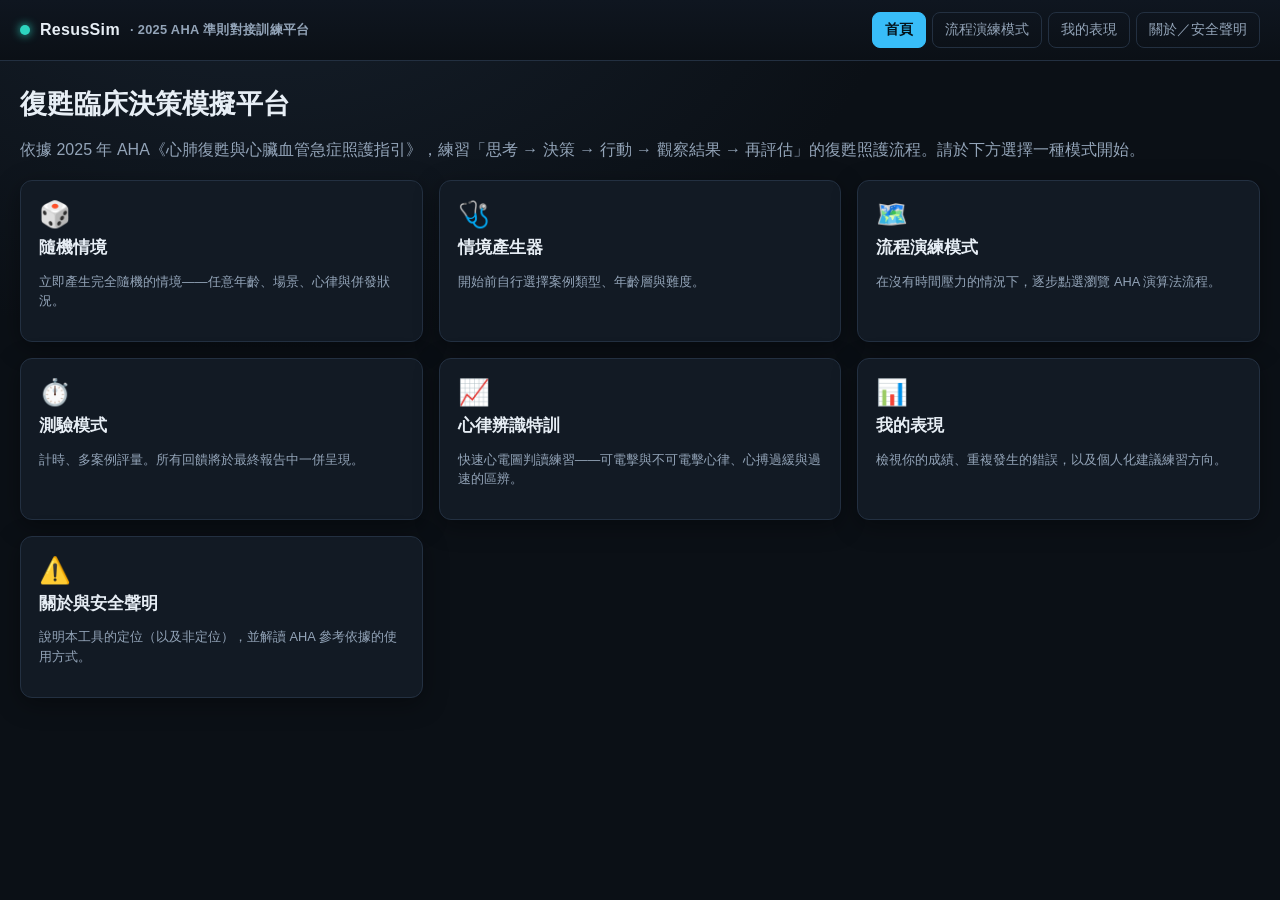
<file: InteractiveSimulation/resus_simChinese.html>
<!doctype html>
<html lang="zh-Hant">
<head>
<meta charset="utf-8"/>
<meta name="viewport" content="width=device-width, initial-scale=1, viewport-fit=cover"/>
<title>ResusSim — 2025 AHA 復甦訓練模擬器</title>
<style>
:root{
  --bg:#0b1016; --panel:#121a24; --panel2:#0e151d; --border:#233041;
  --text:#e7eef5; --muted:#93a4b8; --accent:#2dd4bf; --accent2:#38bdf8;
  --good:#34d399; --good-dim:#0f3d31; --warn:#fbbf24; --warn-dim:#3d3110;
  --bad:#f87171; --bad-dim:#3d1414; --crit:#ff4d4d;
  --mono-green:#3ef07c; --mono-yellow:#ffd23e; --mono-cyan:#4ad9ff; --mono-red:#ff5a5a; --mono-white:#eef5fb;
  --radius:12px;
  --shadow:0 6px 24px rgba(0,0,0,.35);
  font-size:16px;
}
*{box-sizing:border-box;}
html,body{margin:0;padding:0;}
body{
  background:radial-gradient(1200px 800px at 20% -10%, #16202c 0%, var(--bg) 55%) fixed, var(--bg);
  color:var(--text);
  font-family:"Segoe UI",Roboto,-apple-system,BlinkMacSystemFont,Arial,sans-serif;
  min-height:100vh;
  padding-bottom:24px;
}
button{font-family:inherit;}
.hidden{display:none !important;}
a{color:var(--accent2);}
.small{font-size:.8em;color:var(--muted);}
.tag{display:inline-block;padding:2px 8px;border-radius:999px;font-size:.72rem;font-weight:600;letter-spacing:.02em;}
.tag.good{background:var(--good-dim);color:var(--good);}
.tag.warn{background:var(--warn-dim);color:var(--warn);}
.tag.bad{background:var(--bad-dim);color:var(--bad);}
.tag.info{background:#0f2a3d;color:var(--accent2);}

/* ---------- top bar ---------- */
#topbar{
  display:flex;align-items:center;justify-content:space-between;
  padding:12px 20px;border-bottom:1px solid var(--border);
  background:linear-gradient(180deg,#0f1620,#0b1016);
  position:sticky;top:0;z-index:50;
}
#topbar .brand{display:flex;align-items:center;gap:10px;font-weight:700;letter-spacing:.02em;}
#topbar .brand .dot{width:10px;height:10px;border-radius:50%;background:var(--accent);box-shadow:0 0 10px var(--accent);}
#topbar nav{display:flex;gap:6px;flex-wrap:wrap;}
#topbar nav button{
  background:transparent;border:1px solid var(--border);color:var(--muted);
  padding:8px 12px;border-radius:8px;cursor:pointer;font-size:.85rem;transition:.15s;
}
#topbar nav button:hover{border-color:var(--accent2);color:var(--text);}
#topbar nav button.active{background:var(--accent2);color:#04141c;border-color:var(--accent2);font-weight:700;}

.wrap{max-width:1300px;margin:0 auto;padding:20px;}
.screen{display:none;}
.screen.active{display:block;animation:fadein .18s ease;}
@keyframes fadein{from{opacity:0;transform:translateY(4px);}to{opacity:1;transform:none;}}

/* ---------- cards / grid ---------- */
.card{background:var(--panel);border:1px solid var(--border);border-radius:var(--radius);padding:18px;box-shadow:var(--shadow);}
.grid{display:grid;gap:16px;}
.grid.cols-2{grid-template-columns:1fr 1fr;}
.grid.cols-3{grid-template-columns:repeat(3,1fr);}
.grid.cols-4{grid-template-columns:repeat(4,1fr);}
@media (max-width:900px){.grid.cols-2,.grid.cols-3,.grid.cols-4{grid-template-columns:1fr;}}

h1{font-size:1.7rem;margin:.2em 0;}
h2{font-size:1.25rem;margin:.3em 0;}
h3{font-size:1.05rem;margin:.4em 0;}
p{line-height:1.5;color:var(--text);}
.muted{color:var(--muted);}

.btn{
  display:inline-flex;align-items:center;gap:8px;justify-content:center;
  background:var(--panel2);border:1px solid var(--border);color:var(--text);
  padding:10px 16px;border-radius:10px;cursor:pointer;font-size:.92rem;font-weight:600;
  transition:.15s;
}
.btn:hover{border-color:var(--accent2);transform:translateY(-1px);}
.btn.primary{background:linear-gradient(180deg,var(--accent2),#0ea5c9);color:#031722;border:none;}
.btn.primary:hover{filter:brightness(1.08);}
.btn.warn{background:linear-gradient(180deg,var(--warn),#b3820f);color:#241a02;border:none;}
.btn.bad{background:linear-gradient(180deg,var(--bad),#a53939);color:#2a0808;border:none;}
.btn.ghost{background:transparent;}
.btn:disabled{opacity:.4;cursor:not-allowed;transform:none;}
.btn.block{width:100%;}
.btn.lg{padding:16px 20px;font-size:1.05rem;}

.pill-row{display:flex;gap:8px;flex-wrap:wrap;}
.pill{padding:7px 14px;border-radius:999px;border:1px solid var(--border);cursor:pointer;background:var(--panel2);color:var(--muted);font-size:.85rem;}
.pill.selected{border-color:var(--accent);color:var(--accent);background:#0d2a26;}

/* ---------- home menu ---------- */
.mode-card{cursor:pointer;transition:.15s;}
.mode-card:hover{border-color:var(--accent2);transform:translateY(-2px);}
.mode-card .icon{font-size:1.6rem;}

/* ---------- simulation layout ---------- */
#simLayout{display:grid;grid-template-columns:340px 1fr 300px;gap:14px;align-items:start;}
@media (max-width:1150px){#simLayout{grid-template-columns:1fr;}}

.monitor{
  background:#000;border:2px solid #1b2733;border-radius:var(--radius);padding:12px;
  font-family:"Courier New",monospace;box-shadow:inset 0 0 30px rgba(0,0,0,.6);
}
.monitor .vitals{display:grid;grid-template-columns:1fr 1fr;gap:8px;margin-bottom:8px;}
.vital{padding:6px 8px;border-radius:6px;background:#050a0f;}
.vital .label{font-size:.65rem;color:#7f93a8;letter-spacing:.08em;}
.vital .value{font-size:1.5rem;font-weight:700;line-height:1.1;}
.vital.hr .value{color:var(--mono-green);}
.vital.bp .value{color:var(--mono-white);font-size:1.15rem;}
.vital.spo2 .value{color:var(--mono-cyan);}
.vital.rr .value{color:var(--mono-yellow);}
.vital.etco2 .value{color:var(--mono-white);font-size:1.15rem;}
.vital.temp .value{color:var(--mono-white);font-size:1.15rem;}
canvas.strip{width:100%;height:70px;background:#000;border-radius:4px;display:block;}
.strip-label{font-size:.65rem;color:#7f93a8;margin:6px 0 2px;letter-spacing:.06em;}

#timerBox{display:flex;align-items:center;justify-content:space-between;margin-top:10px;padding:10px;border-radius:8px;background:#050a0f;}
#timerBox .t{font-family:"Courier New",monospace;font-size:1.8rem;color:var(--mono-red);font-weight:700;}
#timerBox .lastEvent{font-size:.72rem;color:var(--muted);max-width:170px;text-align:right;}

.roleChips{display:flex;flex-wrap:wrap;gap:6px;margin-top:8px;}
.roleChip{font-size:.68rem;padding:3px 8px;border-radius:999px;background:#0f2a3d;color:var(--accent2);border:1px solid #164a63;}

#patientCard{margin-bottom:12px;}
#patientCard .metaRow{display:flex;flex-wrap:wrap;gap:6px;margin-top:6px;}

#centerPanel{min-height:400px;}
#scenarioPrompt{font-size:1.08rem;line-height:1.55;margin-bottom:14px;white-space:pre-wrap;}
.optionBtn{
  display:block;width:100%;text-align:left;background:var(--panel2);
  border:1px solid var(--border);color:var(--text);padding:14px 16px;
  border-radius:10px;margin-bottom:10px;cursor:pointer;font-size:.95rem;transition:.12s;
}
.optionBtn:hover{border-color:var(--accent2);}
.optionBtn .k{display:inline-block;min-width:22px;height:22px;line-height:22px;text-align:center;border-radius:5px;background:#0f2a3d;color:var(--accent2);font-size:.72rem;margin-right:8px;font-weight:700;}
.optionBtn.disabledOpt{opacity:.45;pointer-events:none;}

.feedbackBox{border-radius:10px;padding:14px 16px;margin-top:10px;border:1px solid var(--border);}
.feedbackBox.ideal{background:var(--good-dim);border-color:#1e6f52;}
.feedbackBox.acceptable{background:#12314f;border-color:#1f5a8a;}
.feedbackBox.error{background:var(--warn-dim);border-color:#8a6a10;}
.feedbackBox.critical{background:var(--bad-dim);border-color:#8a2323;}
.feedbackBox h4{margin:0 0 6px;}
.feedbackBox .ref{margin-top:8px;font-size:.78rem;color:var(--muted);border-top:1px dashed var(--border);padding-top:8px;}

#actionLog{max-height:420px;overflow-y:auto;}
#actionLog .entry{padding:8px 0;border-bottom:1px solid var(--border);font-size:.82rem;}
#actionLog .entry .tm{color:var(--accent2);font-family:"Courier New",monospace;margin-right:6px;}

.complicationBanner{background:#3d1414;border:1px solid #8a2323;color:#ffd6d6;padding:10px 14px;border-radius:8px;margin-bottom:12px;font-size:.9rem;}

/* ---------- dashboard ---------- */
.scoreBig{font-size:3rem;font-weight:800;}
.meter{background:#0a1017;border:1px solid var(--border);border-radius:999px;height:14px;overflow:hidden;margin:4px 0 10px;}
.meter > div{height:100%;border-radius:999px;}
.metricRow{display:flex;justify-content:space-between;font-size:.85rem;margin-bottom:2px;}
.statTile{background:var(--panel2);border:1px solid var(--border);border-radius:10px;padding:12px;text-align:center;}
.statTile .n{font-size:1.6rem;font-weight:800;}
.statTile .l{font-size:.72rem;color:var(--muted);text-transform:uppercase;letter-spacing:.05em;}

/* ---------- protocol mode flowchart ---------- */
.flowWrap{overflow-x:auto;padding:10px 0;}
.flowNode{
  display:inline-block;min-width:200px;max-width:240px;vertical-align:top;
  background:var(--panel2);border:1px solid var(--border);border-radius:10px;padding:12px;margin:6px;cursor:pointer;
}
.flowNode:hover{border-color:var(--accent2);}
.flowNode.current{border-color:var(--accent);box-shadow:0 0 0 2px var(--accent) inset;}
.flowNode .t{font-size:.7rem;color:var(--accent2);text-transform:uppercase;letter-spacing:.05em;margin-bottom:4px;}
.flowArrow{display:inline-block;color:var(--muted);font-size:1.4rem;vertical-align:middle;padding:0 4px;}

/* ---------- exam mode ---------- */
#examProgress{display:flex;gap:4px;margin-bottom:14px;flex-wrap:wrap;}
#examProgress .dot{width:14px;height:14px;border-radius:3px;background:#1c2836;}
#examProgress .dot.done-good{background:var(--good);}
#examProgress .dot.done-bad{background:var(--bad);}
#examProgress .dot.current{outline:2px solid var(--accent2);}

/* misc */
.footer-note{margin-top:26px;padding:14px;border-radius:10px;background:#0e151d;border:1px dashed var(--border);color:var(--muted);font-size:.78rem;}
.kv{display:flex;justify-content:space-between;font-size:.85rem;padding:4px 0;border-bottom:1px dashed var(--border);}
.section-title{display:flex;align-items:center;gap:8px;margin-bottom:10px;}
.section-title .badge{background:#0f2a3d;color:var(--accent2);font-size:.68rem;padding:3px 8px;border-radius:6px;}
select,input[type=text]{
  background:var(--panel2);border:1px solid var(--border);color:var(--text);
  padding:8px 10px;border-radius:8px;font-size:.9rem;
}
label{font-size:.82rem;color:var(--muted);display:block;margin-bottom:4px;}
.field{margin-bottom:12px;}
.close-x{position:absolute;top:10px;right:14px;cursor:pointer;color:var(--muted);font-size:1.3rem;}
.modalOverlay{position:fixed;inset:0;background:rgba(0,0,0,.6);display:flex;align-items:center;justify-content:center;z-index:200;padding:16px;}
.modalBox{background:var(--panel);border:1px solid var(--border);border-radius:var(--radius);max-width:560px;width:100%;max-height:88vh;overflow-y:auto;padding:22px;position:relative;box-shadow:var(--shadow);}

@media (max-width:600px){
  .wrap{padding:12px;}
  #topbar{padding:10px 12px;flex-direction:column;align-items:flex-start;gap:8px;}
  .grid.cols-3,.grid.cols-4{grid-template-columns:1fr 1fr;}
  .scoreBig{font-size:2.2rem;}
}

</style>
</head>
<body>

<div id="topbar">
  <div class="brand"><span class="dot"></span> ResusSim <span class="small">· 2025 AHA 準則對接訓練平台</span></div>
  <nav>
    <button data-nav="home" class="active">首頁</button>
    <button data-nav="protocol">流程演練模式</button>
    <button data-nav="dashboard">我的表現</button>
    <button data-nav="about">關於／安全聲明</button>
  </nav>
</div>

<div class="wrap">

  <!-- ============ HOME SCREEN ============ -->
  <section id="screen-home" class="screen active">
    <h1>復甦臨床決策模擬平台</h1>
    <p class="muted">依據 2025 年 AHA《心肺復甦與心臟血管急症照護指引》，練習「思考 → 決策 → 行動 → 觀察結果 → 再評估」的復甦照護流程。請於下方選擇一種模式開始。</p>

    <div class="grid cols-3" style="margin-top:18px;">
      <div class="card mode-card" data-start="random">
        <div class="icon">🎲</div>
        <h3>隨機情境</h3>
        <p class="muted small">立即產生完全隨機的情境——任意年齡、場景、心律與併發狀況。</p>
      </div>
      <div class="card mode-card" data-start="builder">
        <div class="icon">🩺</div>
        <h3>情境產生器</h3>
        <p class="muted small">開始前自行選擇案例類型、年齡層與難度。</p>
      </div>
      <div class="card mode-card" data-nav="protocol">
        <div class="icon">🗺️</div>
        <h3>流程演練模式</h3>
        <p class="muted small">在沒有時間壓力的情況下，逐步點選瀏覽 AHA 演算法流程。</p>
      </div>
      <div class="card mode-card" data-start="exam">
        <div class="icon">⏱️</div>
        <h3>測驗模式</h3>
        <p class="muted small">計時、多案例評量。所有回饋將於最終報告中一併呈現。</p>
      </div>
      <div class="card mode-card" data-start="drill">
        <div class="icon">📈</div>
        <h3>心律辨識特訓</h3>
        <p class="muted small">快速心電圖判讀練習——可電擊與不可電擊心律、心搏過緩與過速的區辨。</p>
      </div>
      <div class="card mode-card" data-nav="dashboard">
        <div class="icon">📊</div>
        <h3>我的表現</h3>
        <p class="muted small">檢視你的成績、重複發生的錯誤，以及個人化建議練習方向。</p>
      </div>
      <div class="card mode-card" data-nav="about">
        <div class="icon">⚠️</div>
        <h3>關於與安全聲明</h3>
        <p class="muted small">說明本工具的定位（以及非定位），並解讀 AHA 參考依據的使用方式。</p>
      </div>
    </div>

    <div id="adaptiveHomeBox" class="card hidden" style="margin-top:18px;border-color:#8a6a10;">
      <h3>🎯 為你推薦</h3>
      <div id="adaptiveHomeContent"></div>
    </div>
  </section>

  <!-- ============ SCENARIO BUILDER ============ -->
  <section id="screen-builder" class="screen">
    <h2>建立情境</h2>
    <div class="card">
      <div class="grid cols-2">
        <div>
          <div class="field">
            <label>案例類型</label>
            <div class="pill-row" id="pillFamily"></div>
          </div>
          <div class="field">
            <label>年齡層</label>
            <div class="pill-row" id="pillAge"></div>
          </div>
        </div>
        <div>
          <div class="field">
            <label>難度</label>
            <div class="pill-row" id="pillDifficulty"></div>
          </div>
          <div class="field">
            <label>團隊模式</label>
            <div class="pill-row" id="pillTeam"></div>
          </div>
        </div>
      </div>
      <button class="btn primary lg block" id="btnBuildStart">開始情境</button>
    </div>
  </section>

  <!-- ============ ROLE ASSIGNMENT (team mode) ============ -->
  <section id="screen-roles" class="screen">
    <h2>組建你的急救團隊</h2>
    <p class="muted">情境開始前請先分配角色。你將預設擔任<b>團隊領導者</b>——請為其他角色指派人選。</p>
    <div class="card" id="roleAssignCard"></div>
    <button class="btn primary lg block" id="btnRolesContinue" style="margin-top:14px;">開始情境</button>
  </section>

  <!-- ============ SIMULATION SCREEN ============ -->
  <section id="screen-sim" class="screen">
    <div id="examProgress" class="hidden"></div>
    <div id="simLayout">
      <!-- LEFT: monitor -->
      <div>
        <div class="card" id="patientCard">
          <div class="section-title"><h3 id="patientName">病患</h3><span class="badge" id="patientDifficultyBadge"></span></div>
          <div class="metaRow" id="patientMeta"></div>
        </div>
        <div class="monitor">
          <div class="vitals">
            <div class="vital hr"><div class="label">心跳 HR (bpm)</div><div class="value" id="vHR">--</div></div>
            <div class="vital bp"><div class="label">血壓 BP (mmHg)</div><div class="value" id="vBP">--/--</div></div>
            <div class="vital spo2"><div class="label">血氧 SpO₂ (%)</div><div class="value" id="vSpO2">--</div></div>
            <div class="vital rr"><div class="label">呼吸 RR (/min)</div><div class="value" id="vRR">--</div></div>
            <div class="vital etco2"><div class="label">呼氣末二氧化碳 EtCO₂ (mmHg)</div><div class="value" id="vEtCO2">--</div></div>
            <div class="vital temp"><div class="label">體溫 Temp (°C)</div><div class="value" id="vTemp">--</div></div>
          </div>
          <div class="strip-label">心律</div>
          <canvas class="strip" id="stripCanvas" width="600" height="80"></canvas>
          <div id="pulseStatus" class="small" style="margin-top:6px;">脈搏：—</div>
        </div>
        <div id="timerBox">
          <div>
            <div class="small">復甦時間</div>
            <div class="t" id="timerDisplay">00:00</div>
          </div>
          <div class="lastEvent" id="lastEventLabel">尚無事件記錄</div>
        </div>
        <div id="roleChipsBox" class="roleChips"></div>
      </div>

      <!-- CENTER: decision panel -->
      <div class="card" id="centerPanel">
        <div id="complicationSlot"></div>
        <div id="countdownBox" class="small hidden" style="margin-bottom:8px;"></div>
        <div class="section-title">
          <span class="tag info" id="stageTag">評估</span>
          <span class="tag" id="algoTag"></span>
        </div>
        <div id="scenarioPrompt"></div>
        <div id="optionsContainer"></div>
        <div id="feedbackContainer"></div>
        <div id="continueRow" class="hidden" style="margin-top:14px;text-align:right;">
          <button class="btn primary" id="btnContinue">繼續 →</button>
        </div>
      </div>

      <!-- RIGHT: action log -->
      <div class="card">
        <div class="section-title"><h3>行動紀錄</h3></div>
        <div id="actionLog"></div>
      </div>
    </div>
  </section>

  <!-- ============ DEBRIEF SCREEN ============ -->
  <section id="screen-debrief" class="screen">
    <h1>案例總結報告</h1>
    <div class="grid cols-2">
      <div class="card">
        <div class="small muted">總體分數</div>
        <div class="scoreBig" id="debriefScore">--%</div>
        <div id="debriefScoreLabel" class="tag"></div>
        <div style="margin-top:16px;" id="debriefMetrics"></div>
      </div>
      <div class="card">
        <h3>A. 案例經過</h3>
        <p id="debriefSummary" class="small"></p>
        <h3>關鍵事件時間軸</h3>
        <div id="debriefTimeline" class="small"></div>
      </div>
    </div>
    <div class="grid cols-2" style="margin-top:16px;">
      <div class="card">
        <h3>B. 你做得好的地方</h3>
        <ul id="debriefGood"></ul>
      </div>
      <div class="card">
        <h3>C. 可以改進的地方</h3>
        <ul id="debriefBad"></ul>
      </div>
    </div>
    <div class="card" style="margin-top:16px;">
      <h3>D. 理想處置路徑</h3>
      <ol id="debriefIdeal"></ol>
    </div>
    <div class="card" style="margin-top:16px;border-color:#1e6f52;">
      <h3>E. 關鍵學習重點</h3>
      <ul id="debriefLearning"></ul>
    </div>
    <div style="margin-top:18px;display:flex;gap:10px;flex-wrap:wrap;">
      <button class="btn primary" id="btnAnotherCase">再來一個案例</button>
      <button class="btn" id="btnToDashboard">查看我的表現</button>
      <button class="btn ghost" id="btnDebriefHome">回到首頁</button>
    </div>
  </section>

  <!-- ============ PROTOCOL MODE ============ -->
  <section id="screen-protocol" class="screen">
    <h2>流程演練模式</h2>
    <p class="muted">依自己的步調逐步瀏覽每個 AHA 演算法。每個決策點都會顯示接下來會發生什麼——可使用「上一步」嘗試不同分支。</p>
    <div class="pill-row" id="protocolPicker" style="margin-bottom:14px;"></div>
    <div class="card">
      <div class="section-title"><h3 id="protocolTitle"></h3><span class="badge" id="protocolStepBadge"></span></div>
      <p id="protocolNodeText"></p>
      <div id="protocolOptions" class="pill-row"></div>
      <div style="margin-top:14px;">
        <button class="btn ghost" id="btnProtocolBack">← 上一步</button>
        <button class="btn ghost" id="btnProtocolRestart">重新開始演算法</button>
      </div>
    </div>
    <div class="flowWrap card" style="margin-top:14px;">
      <div id="protocolFlow"></div>
    </div>
  </section>

  <!-- ============ DASHBOARD ============ -->
  <section id="screen-dashboard" class="screen">
    <h2>我的表現</h2>
    <div class="grid cols-4" id="dashboardTiles"></div>
    <div class="grid cols-2" style="margin-top:16px;">
      <div class="card">
        <h3>各面向準確率</h3>
        <div id="dashboardMeters"></div>
      </div>
      <div class="card">
        <h3>🎯 個人化重點加強項目</h3>
        <div id="dashboardAdaptive" class="small"></div>
      </div>
    </div>
    <div class="card" style="margin-top:16px;">
      <h3>案例歷史紀錄</h3>
      <div id="dashboardHistory" class="small"></div>
    </div>
  </section>

  <!-- ============ EXAM RESULTS ============ -->
  <section id="screen-examresult" class="screen">
    <h1>測驗模式 — 最終報告</h1>
    <div class="grid cols-4" id="examTiles"></div>
    <div class="card" style="margin-top:16px;">
      <h3>各案例明細</h3>
      <div id="examBreakdown" class="small"></div>
    </div>
    <div style="margin-top:18px;">
      <button class="btn primary" id="btnExamHome">回到首頁</button>
    </div>
  </section>

  <!-- ============ ABOUT ============ -->
  <section id="screen-about" class="screen">
    <h2>關於本工具與教育安全聲明</h2>
    <div class="card">
      <p><strong>ResusSim 是一款教育用模擬工具。</strong>目的是協助醫護學習者依據 <strong>2025 年 AHA《心肺復甦與心臟血管急症照護指引》</strong>練習復甦臨床決策。</p>
      <p>本工具<strong>無法取代</strong>：</p>
      <ul>
        <li>正式的美國心臟協會（AHA）課程完訓（BLS、ACLS、PALS 等）及實際操作技能認證</li>
        <li>你所屬機構的特定復甦流程與設備規範</li>
        <li>直接的醫療監督與醫師專業判斷</li>
        <li>對真實病患的即時臨床判斷</li>
      </ul>
      <p>本工具中的所有藥物、劑量、時機與演算法步驟，僅供練習用途，並依善意原則整理自 2025 年 AHA 更新內容之教育性摘要。在將此處所學應用於臨床實務前，<strong>務必對照官方公布之 2025 年 AHA 演算法及所屬機構之在地規範進行核實</strong>。</p>
      <h3>本模擬器所反映的 2025 年更新重點</h3>
      <ul id="aboutChangesList"></ul>
    </div>
  </section>

</div>

<div id="modalRoot"></div>

<script>
/* ============================================================
   AHA 2025 REFERENCE DATA
   Grounded in: 2025 AHA Guidelines for CPR & ECC (Circulation,
   Oct/Nov 2025 update) — unified Chain of Survival, one-shock
   defibrillation strategy, IV-first vascular access, opioid
   overdose/naloxone algorithm, revised choking response, etc.
   THIS IS AN EDUCATIONAL SIMULATION ONLY. Values are presented
   for training/practice purposes and must be cross-checked
   against the official published 2025 AHA algorithms and local
   institutional protocol before any clinical use.
   ============================================================ */

const AHA_META = {
  version: "教育用版本，內容參考 2025 年 AHA《心肺復甦與心臟血管急症照護指引》",
  chainOfSurvival: [
    "辨識與啟動緊急應變",
    "高品質心肺復甦術（CPR）",
    "電擊去顫",
    "進階復甦處置",
    "心臟停止後照護",
    "康復與存活者照護"
  ],
  disclaimer: "僅供教育模擬使用——無法取代正式 AHA 課程完訓、所屬機構規範、醫師監督或即時臨床判斷。請務必對照 2025 年 AHA 官方教材核實劑量／演算法。"
};

/* ---------- Medication reference table ---------- */
const MED_REFERENCE = {
  epinephrine_arrest: {
    name: "腎上腺素 Epinephrine",
    indication: "心臟停止（所有心律）",
    dose: "1 mg IV/IO",
    repeat: "每 3–5 分鐘重複一次",
    route: ["IV", "IO"],
    notes: "可電擊心律：第 2 次電擊後若 VF/pVT 仍持續則給藥，之後每隔一輪給予一次；PEA／心搏停止：建立 IV/IO 通路後應盡快給藥。",
    distractors: ["0.1 mg IV/IO", "1 mg IM", "10 mg IV/IO", "每 10 分鐘給予 1 mg"]
  },
  epinephrine_bradycardia: {
    name: "腎上腺素輸注 Epinephrine infusion",
    indication: "對 atropine 無反應之心搏過緩（可作為 dopamine 之替代方案）",
    dose: "2–10 mcg/min 靜脈輸注",
    route: ["IV", "IO"],
    notes: "依病患反應調整劑量。",
    distractors: ["1 mg IV 推注", "0.5 mcg/min", "20 mg IV 單次注射"]
  },
  amiodarone: {
    name: "amiodarone（安可律）",
    indication: "頑固性 VF／無脈性 VT",
    dose: "首劑 300 mg IV/IO",
    repeatDose: "第二劑 150 mg IV/IO",
    route: ["IV", "IO"],
    notes: "於 epinephrine 之後給予，用於持續性可電擊心律；第二劑用於復發或頑固性 VF/pVT。",
    distractors: ["300 mg IM", "30 mg IV/IO", "900 mg IV 快速推注", "150 mg IV 輸注超過 1 分鐘，每 3 分鐘重複一次"]
  },
  lidocaine: {
    name: "lidocaine（利多卡因）",
    indication: "頑固性 VF／無脈性 VT（amiodarone 之替代藥物）",
    dose: "首劑 1–1.5 mg/kg IV/IO",
    repeatDose: "追加 0.5–0.75 mg/kg IV/IO（總量上限 3 mg/kg）",
    route: ["IV", "IO"],
    notes: "屬替代性抗心律不整藥物；不建議常規同時併用兩種抗心律不整藥物。",
    distractors: ["1–1.5 mg/kg IM", "5 mg/kg IV 單次注射", "100 mg IV 每小時一次"]
  },
  atropine: {
    name: "atropine（阿托品）",
    indication: "有症狀之心搏過緩（心跳通常 <50/分，併有症狀）",
    dose: "1 mg IV 推注",
    repeat: "每 3–5 分鐘重複一次，總量上限 3 mg",
    route: ["IV", "IO"],
    notes: "對於合併寬 QRS 的高度房室傳導阻滯（第二度 Type II 或第三度）並非首選——應盡快進行體外節律調節（pacing）／使用兒茶酚胺類藥物。不適用於心搏停止／無脈性電活動。",
    distractors: ["0.5 mg IV 推注", "每 10 分鐘給予 1 mg IV", "單次給予 3 mg", "1 mg IM"]
  },
  dopamine: {
    name: "dopamine 輸注（多巴胺）",
    indication: "對 atropine 無反應之心搏過緩",
    dose: "5–20 mcg/kg/min 靜脈輸注",
    route: ["IV", "IO"],
    notes: "依反應調整劑量；減量時應緩慢遞減。",
    distractors: ["1–2 mcg/kg/min", "50 mcg/kg/min", "5 mg IV 推注"]
  },
  adenosine: {
    name: "adenosine（腺苷）",
    indication: "穩定、規則之窄複合波心搏過速（SVT）",
    dose: "6 mg 快速靜脈推注",
    repeatDose: "12 mg 快速靜脈推注（可再重複一次）",
    route: ["IV（快速推注＋生理食鹽水沖管）"],
    notes: "應選用較粗大之近端靜脈，推注後立即以生理食鹽水沖管，並提醒病患可能出現短暫潮紅或胸悶不適。應避免用於不規則寬複合波／預激症候群合併心房顫動之情形。",
    distractors: ["6 mg IV 輸注超過 5 分鐘", "0.6 mg IV 推注", "12 mg IM", "6 mg IV 推注，再重複兩次 6 mg"]
  },
  naloxone: {
    name: "naloxone（那洛酮）",
    indication: "疑似鴉片類藥物相關之危及生命緊急狀況（呼吸消失或異常）",
    dose: "0.4–2 mg IV/IM/IN（一般民眾施救者常用鼻噴劑，例如 4 mg 鼻噴劑）",
    repeat: "若無反應，可每 2–3 分鐘重複一次",
    route: ["IN", "IM", "IV"],
    notes: "2025 年更新：首次納入面向一般民眾之 AHA naloxone 使用指引。切勿為了取得或施打 naloxone 而延遲 CPR／人工呼吸／胸外按壓——若病患呼吸不正常，應優先給予通氣與按壓。",
    distractors: ["僅單次給予 4 mg IV 推注", "0.04 mg IN", "僅於三輪 CPR 後給予", "10 mg IM"]
  },
  sodiumBicarb: {
    name: "碳酸氫鈉 Sodium bicarbonate",
    indication: "病因未明之心臟停止「不建議」常規使用",
    dose: "不建議常規給予",
    notes: "2025 年指引：於病因未明之心臟停止期間，不建議常規給予碳酸氫鈉、鈣劑、鎂劑或類固醇，除非有特定適應症（如已知高血鉀、三環抗憂鬱劑中毒、嚴重代謝性酸中毒）。",
    isDistractorDrug: true
  },
  calciumChloride: {
    name: "氯化鈣 Calcium chloride",
    indication: "非常規用藥——僅保留用於高血鉀、低血鈣、鈣離子通道阻斷劑中毒",
    dose: "不建議常規給予",
    isDistractorDrug: true
  },
  magnesium: {
    name: "硫酸鎂 Magnesium sulfate",
    indication: "僅用於 torsades de pointes（尖端扭轉型心室頻脈）／已知低血鎂",
    dose: "1–2 g IV/IO，輸注數分鐘以上（僅於無脈性 torsades 時可快速推注）",
    isDistractorDrug: true
  }
};

/* ---------- CPR / defibrillation quality parameters ---------- */
const CPR_STANDARDS = {
  compressionRateAdult: "每分鐘 100–120 下",
  compressionDepthAdult: "至少 2 吋（5 公分），不超過 2.4 吋（6 公分）",
  compressionRatioSingleRescuer: "30:2",
  compressionDepthChild: "約 2 吋（5 公分），或約為前後胸徑的 1/3",
  compressionDepthInfant: "約 1.5 吋（4 公分），或約為前後胸徑的 1/3",
  pauseTarget: "盡量減少中斷；兒童病患的中斷時間應小於 10 秒",
  rhythmCheckInterval: "每 2 分鐘檢查一次，且應盡量簡短",
  defibStrategy: "單次電擊策略——不連續疊加電擊；每次電擊後應立即恢復胸外按壓，不需先暫停檢查心律或脈搏",
  ventilationRateAdvancedAirway: "建立進階呼吸道後，每 6 秒給予一次呼吸（每分鐘 10 次），並持續不間斷胸外按壓",
  accessPriority: "優先建立 IV（靜脈）通路；若無法迅速取得 IV 通路，可合理選擇 IO（骨內）通路，惟不應因此延誤關鍵處置",
  mechanicalCPR: "當高品質人工胸外按壓執行困難或不安全時（如搬運途中、長時間復甦），可考慮使用機械式心肺復甦裝置"
};

/* ---------- Choking response (2025) ---------- */
const CHOKING_RESPONSE = {
  adultChild: "交替進行 5 次背部拍擊與 5 次腹部推擠，直到異物排出或病患失去反應為止。",
  infant: "交替進行 5 次背部拍擊與 5 次胸部按壓（以單手掌根進行）——嬰兒應避免使用腹部推擠。"
};

/* ---------- Age / weight helpers ---------- */
function estimateChildWeightKg(ageYears) {
  if (ageYears < 1) return Math.round((3.5 + ageYears * 9) * 10) / 10;
  return Math.round((2 * ageYears + 8) * 10) / 10; // rough weight-for-age formula, education only
}

/* ---------- Random helpers ---------- */
function pick(arr) { return arr[Math.floor(Math.random() * arr.length)]; }
function randInt(min, max) { return Math.floor(Math.random() * (max - min + 1)) + min; }
function chance(p) { return Math.random() < p; }
function uid() { return Math.random().toString(36).slice(2, 10); }

/* ---------- Settings / context pools ---------- */
const SETTINGS_ADULT = [
  "在家中客廳，家屬在場",
  "在超市走道，旁有路人圍觀",
  "在醫院外科病房",
  "在急診室急救區",
  "在加護病房，已接上心電監視器",
  "在健身房運動時",
  "在牙科診所候診室",
  "在客機巡航途中",
  "在戶外運動賽事現場",
  "在護理之家"
];
const SETTINGS_PEDS = [
  "在家中，由家長發現",
  "在托兒所",
  "在兒科病房",
  "在兒科加護病房，已接上監視器",
  "在社區游泳池（溺水後）",
  "在急診室",
  "在學校下課時間",
  "在新生兒室"
];

const SPECIAL_CIRCUMSTANCES = [
  { id: "none", label: "無特殊狀況", weight: 6 },
  { id: "opioid", label: "疑似合併鴉片類藥物使用", weight: 2 },
  { id: "hypothermia", label: "明顯低體溫（冷水浸泡／低溫暴露所致）", weight: 1 },
  { id: "pregnancy", label: "病患懷孕中（>20 週）", weight: 1 },
  { id: "lvad", label: "病患裝有 LVAD（左心室輔助裝置）", weight: 1 },
  { id: "drowning", label: "溺水事件", weight: 1 },
  { id: "anaphylaxis", label: "疑似過敏性休克誘因", weight: 1 }
];

function weightedPick(pool) {
  const total = pool.reduce((s, x) => s + x.weight, 0);
  let r = Math.random() * total;
  for (const item of pool) { if ((r -= item.weight) <= 0) return item; }
  return pool[0];
}

</script>
<script>
/* ============================================================
   ECG RHYTHM STRIP RENDERER
   Stylized (not diagnostic-grade) waveform generator used for
   rhythm-recognition practice. Draws a scrolling strip on a
   canvas element based on a rhythm type + rate.
   ============================================================ */

const RHYTHM_LIBRARY = {
  sinus_normal:   { label: "正常竇性心律", shockable: false, category: "perfusing" },
  sinus_brady:    { label: "竇性心搏過緩", shockable: false, category: "brady" },
  sinus_tachy:    { label: "竇性心搏過速", shockable: false, category: "tachy_narrow" },
  afib_rvr:       { label: "心房顫動合併快速心室反應", shockable: false, category: "tachy_narrow_irregular" },
  svt:            { label: "陣發性上心室頻脈（SVT）", shockable: false, category: "tachy_narrow" },
  heart_block_3rd:{ label: "完全性（第三度）房室傳導阻滯", shockable: false, category: "brady" },
  heart_block_2:  { label: "第二度房室傳導阻滯（Type II）", shockable: false, category: "brady" },
  junctional_brady:{ label: "交界性心搏過緩", shockable: false, category: "brady" },
  vt_mono_stable: { label: "單型性心室頻脈（有脈搏）", shockable: false, category: "tachy_wide" },
  vt_pulseless:   { label: "無脈性心室頻脈", shockable: true, category: "arrest" },
  torsades:       { label: "尖端扭轉型心室頻脈（多型性 VT）", shockable: true, category: "arrest" },
  vf_coarse:      { label: "粗顫型心室顫動", shockable: true, category: "arrest" },
  vf_fine:        { label: "細顫型心室顫動", shockable: true, category: "arrest" },
  pea_organized:  { label: "有規則心電活動但無脈搏（PEA）", shockable: false, category: "arrest" },
  asystole:       { label: "心搏停止（Asystole）", shockable: false, category: "arrest" }
};

function buildBeatUnit(type, rng) {
  // returns array of y offsets (-1..1) representing one "beat cell" of fixed width=100
  const n = 100;
  const arr = new Float32Array(n);
  const noise = () => (rng() - 0.5) * 0.03;
  switch (type) {
    case "sinus_normal": case "sinus_brady": case "sinus_tachy": {
      for (let i = 0; i < n; i++) {
        let y = 0;
        if (i >= 8 && i < 14) y = 0.12 * Math.sin(((i - 8) / 6) * Math.PI); // P
        if (i >= 20 && i < 24) y = -0.15 * ((i - 20) / 4);
        if (i >= 24 && i < 28) y = 1.0 * ((28 - i) / 4);
        if (i >= 28 && i < 32) y = -0.25 * ((32 - i) / 4);
        if (i >= 40 && i < 60) y = 0.22 * Math.sin(((i - 40) / 20) * Math.PI); // T
        arr[i] = y + noise();
      }
      break;
    }
    case "afib_rvr": case "svt": {
      for (let i = 0; i < n; i++) {
        let y = 0;
        if (i >= 20 && i < 24) y = -0.1 * ((i - 20) / 4);
        if (i >= 24 && i < 28) y = 0.9 * ((28 - i) / 4);
        if (i >= 28 && i < 32) y = -0.2 * ((32 - i) / 4);
        if (i >= 42 && i < 58) y = 0.15 * Math.sin(((i - 42) / 16) * Math.PI);
        arr[i] = y + noise() + (type === "afib_rvr" ? (rng() - 0.5) * 0.06 : 0);
      }
      break;
    }
    case "heart_block_3rd": case "heart_block_2": case "junctional_brady": {
      for (let i = 0; i < n; i++) {
        let y = 0;
        if (i >= 4 && i < 10) y = 0.1 * Math.sin(((i - 4) / 6) * Math.PI); // dissociated P waves
        if (i >= 45 && i < 49) y = -0.15;
        if (i >= 49 && i < 53) y = 1.0 * ((53 - i) / 4);
        if (i >= 53 && i < 57) y = -0.3;
        if (i >= 65 && i < 85) y = 0.2 * Math.sin(((i - 65) / 20) * Math.PI);
        arr[i] = y + noise();
      }
      break;
    }
    case "vt_mono_stable": case "vt_pulseless": {
      for (let i = 0; i < n; i++) {
        const phase = (i / n) * Math.PI * 2;
        arr[i] = 0.85 * Math.sin(phase) + 0.25 * Math.sin(phase * 2) + noise();
      }
      break;
    }
    case "torsades": {
      for (let i = 0; i < n; i++) {
        const envPhase = (i / n) * Math.PI * 2;
        const env = Math.sin(envPhase * 0.5 + rng() * 0.1);
        arr[i] = env * (0.7 + 0.3 * Math.sin(i * 0.9)) + noise();
      }
      break;
    }
    case "vf_coarse": {
      for (let i = 0; i < n; i++) arr[i] = 0.75 * Math.sin(i * 0.9 + rng()) * (0.6 + 0.4 * Math.sin(i * 0.13)) + (rng() - 0.5) * 0.25;
      break;
    }
    case "vf_fine": {
      for (let i = 0; i < n; i++) arr[i] = 0.25 * Math.sin(i * 1.1 + rng()) * (0.6 + 0.4 * Math.sin(i * 0.2)) + (rng() - 0.5) * 0.12;
      break;
    }
    case "pea_organized": {
      for (let i = 0; i < n; i++) {
        let y = 0;
        if (i >= 8 && i < 14) y = 0.08 * Math.sin(((i - 8) / 6) * Math.PI);
        if (i >= 24 && i < 28) y = 0.55 * ((28 - i) / 4);
        if (i >= 40 && i < 60) y = 0.12 * Math.sin(((i - 40) / 20) * Math.PI);
        arr[i] = y + noise();
      }
      break;
    }
    case "asystole": {
      for (let i = 0; i < n; i++) arr[i] = (rng() - 0.5) * 0.03;
      break;
    }
    default: {
      for (let i = 0; i < n; i++) arr[i] = noise();
    }
  }
  return arr;
}

function mulberry32(seed) {
  return function () {
    seed |= 0; seed = (seed + 0x6D2B79F5) | 0;
    let t = Math.imul(seed ^ (seed >>> 15), 1 | seed);
    t = (t + Math.imul(t ^ (t >>> 7), 61 | t)) ^ t;
    return ((t ^ (t >>> 14)) >>> 0) / 4294967296;
  };
}

class RhythmStrip {
  constructor(canvas) {
    this.canvas = canvas;
    this.ctx = canvas.getContext("2d");
    this.type = "asystole";
    this.rate = 0;
    this.phase = 0;
    this.rng = mulberry32(12345);
    this.unit = buildBeatUnit(this.type, this.rng);
    this._raf = null;
    this._last = performance.now();
    this.arrestFlutter = false;
  }
  setRhythm(type, rate) {
    this.type = type;
    this.rate = rate || 0;
    this.rng = mulberry32(Math.floor(Math.random() * 1e9));
    this.unit = buildBeatUnit(type, this.rng);
  }
  start() {
    if (this._raf) return;
    const loop = (now) => {
      const dt = Math.min(0.06, (now - this._last) / 1000);
      this._last = now;
      const info = RHYTHM_LIBRARY[this.type] || {};
      let speed;
      if (info.category === "arrest" && this.type !== "asystole" && this.type !== "pea_organized") {
        speed = 220; // chaotic rhythms scroll fast regardless of "rate"
      } else {
        const bpm = this.rate || 60;
        speed = (bpm / 60) * 100 * 1.15;
      }
      this.phase += speed * dt;
      this.draw();
      this._raf = requestAnimationFrame(loop);
    };
    this._raf = requestAnimationFrame(loop);
  }
  stop() {
    if (this._raf) cancelAnimationFrame(this._raf);
    this._raf = null;
  }
  draw() {
    const ctx = this.ctx, canvas = this.canvas;
    const w = canvas.width, h = canvas.height;
    ctx.clearRect(0, 0, w, h);
    // grid
    ctx.strokeStyle = "rgba(60,90,60,0.25)";
    ctx.lineWidth = 1;
    for (let x = 0; x < w; x += 20) { ctx.beginPath(); ctx.moveTo(x, 0); ctx.lineTo(x, h); ctx.stroke(); }
    for (let y = 0; y < h; y += 20) { ctx.beginPath(); ctx.moveTo(0, y); ctx.lineTo(w, y); ctx.stroke(); }

    const color = (RHYTHM_LIBRARY[this.type] && RHYTHM_LIBRARY[this.type].shockable) ? "#ff5a5a" : "#3ef07c";
    ctx.strokeStyle = color;
    ctx.lineWidth = 2;
    ctx.beginPath();
    const mid = h / 2;
    const ampScale = h * 0.42;
    const pxPerUnit = 2.2;
    const totalUnits = Math.ceil(w / pxPerUnit) + 2;
    const startUnit = Math.floor(this.phase / pxPerUnit) - totalUnits;
    for (let i = 0; i < w; i++) {
      const u = (i + this.phase) / pxPerUnit;
      const idx = Math.floor(u) % 100;
      const safeIdx = ((idx % 100) + 100) % 100;
      const y = mid - this.unit[safeIdx] * ampScale;
      if (i === 0) ctx.moveTo(i, y); else ctx.lineTo(i, y);
    }
    ctx.stroke();
    // sweep glow line
    ctx.fillStyle = "rgba(255,255,255,0.04)";
  }
}

</script>
<script>
/* ============================================================
   SCENARIO ENGINE — DECISION-TREE CONTENT
   Each family exposes build(state) -> { startNodeId, nodes }
   Node shapes:
     decision node:  { id, stage, algoTag, prompt(state), type:'decision', options:[...] }
     medication node:{ id, stage, algoTag, prompt(state), type:'medication', drugSet, correctKey, acceptableKeys, next(state,tier) }
     info node:      { id, stage, algoTag, prompt(state), type:'info', next(state) }
     end node:       { id, stage, type:'end' }
   Option shape:
     { id, text, tier:'ideal'|'acceptable'|'error'|'critical', feedback, ref, timeCost,
       vitalsEffect(state), next(state) }
   ============================================================ */

function opt(id, text, tier, feedback, ref, timeCost, next, vitalsEffect) {
  return { id, text, tier, feedback, ref, timeCost: timeCost || 5, next, vitalsEffect: vitalsEffect || function () {} };
}
function node(id, stage, algoTag, promptFn, options) {
  return { id, stage, algoTag, prompt: promptFn, type: "decision", options };
}
function infoNode(id, stage, algoTag, promptFn, next, vitalsEffect) {
  return { id, stage, algoTag, prompt: promptFn, type: "info", next, vitalsEffect: vitalsEffect || function () {} };
}
function endNode(id, stage) { return { id, stage, type: "end" }; }

function medNode(id, stage, algoTag, promptFn, drugKeys, correctKey, acceptableKeys, next) {
  return {
    id, stage, algoTag, prompt: promptFn, type: "medication", category: "medication",
    drugKeys, correctKey, acceptableKeys: acceptableKeys || [],
    next
  };
}

/* ---------- shared narrative helpers ---------- */
function ageDesc(state) {
  if (state.ageGroup === "adult") return `${state.ageValue} 歲${state.sex === "male" ? "男性" : "女性"}`;
  if (state.ageGroup === "child") return `${state.ageValue} 歲兒童`;
  if (state.ageGroup === "infant") return `${state.ageValue} 個月大嬰兒`;
  return `${state.ageValue} 歲`;
}
function vitalsLine(state) {
  const v = state.vitals;
  return `心跳 HR ${v.hr === null ? "—" : v.hr}，血壓 BP ${v.bpSys === null ? "—" : v.bpSys + "/" + v.bpDia}，血氧 SpO₂ ${v.spo2 === null ? "—" : v.spo2 + "%"}，呼吸 RR ${v.rr === null ? "—" : v.rr}，EtCO₂ ${v.etco2 === null ? "—" : v.etco2}`;
}

function scMod(state) { return state.specialCircumstance || "none"; }
function scNote(state) {
  const sc = scMod(state);
  const notes = {
    opioid: "你注意到病患瞳孔呈針尖狀，周圍還有相關用藥器具——可能與鴉片類藥物有關。",
    hypothermia: "觸摸病患皮膚感覺非常冰冷；核心體溫明顯偏低。",
    pregnancy: "病患外觀明顯懷孕，推估已超過妊娠 20 週。",
    lvad: "你注意到病患身上有控制器與傳動線——病患裝有 LVAD（左心室輔助裝置）。",
    drowning: "病患剛被從水中救起，發生溺水事件。",
    anaphylaxis: "你注意到病患出現蕁麻疹、臉部腫脹，並有近期新暴露於食物或藥物的病史。"
  };
  return notes[sc] || "";
}

/* =========================================================================
   FAMILY 1: ADULT CARDIAC ARREST
   ========================================================================= */
function buildAdultArrest(state) {
  const nodes = {};
  const sc = scMod(state);

  nodes.start = node("start", "現場安全與病患辨識", "BLS 演算法",
    (s) => `你${s.setting}，發現一名${ageDesc(s)}呈現無反應。${s.witnessed ? "此為目擊倒下，剛發生不久。" : "倒下多久並不清楚。"} ${scNote(s)}\n\n現場看起來安全。你的第一步是？`,
    [
      opt("a", "先確認病患反應，再同時評估呼吸與脈搏，時間不超過 10 秒", "ideal",
        "正確。2025 年 BLS 準則主張快速、同時評估反應、呼吸與脈搏，且應在 10 秒內完成，以避免延誤 CPR。",
        "2025 年 AHA BLS 演算法 — 辨識與啟動緊急應變", 8, () => "callForHelp"),
      opt("b", "什麼都不檢查，立刻開始胸外按壓", "error",
        "太過躁進——應先簡短確認病患無反應、無正常呼吸／脈搏（≤10 秒），否則可能對不需要 CPR 的病患進行按壓。本案例病患確實需要 CPR，但正確的評估順序在實務中很重要。",
        "2025 年 AHA BLS 演算法", 5, () => "callForHelp"),
      opt("c", "只檢查脈搏就做出判斷", "error",
        "只檢查脈搏並不足夠，且在壓力下容易判斷不準確或耗時過久。應同時、簡短地評估呼吸與脈搏。", "2025 年 AHA BLS 演算法", 12, () => "callForHelp"),
      opt("d", "先離開去找家屬，之後再處理", "critical",
        "嚴重延誤。辨識與啟動 CPR 的時間是影響存活率最關鍵的因素——絕不可延誤評估。", "2025 年 AHA 存活鏈 — 辨識與啟動緊急應變", 30, () => "callForHelp")
    ]);

  nodes.callForHelp = node("callForHelp", "啟動緊急應變", "BLS 演算法",
    (s) => `無正常呼吸、無脈搏。病患已進入心臟停止狀態。\n\n你接下來要做什麼？`,
    [
      opt("a", "呼叫求救／啟動緊急應變系統，並取得去顫器（或請他人協助取得），同時立即開始 CPR", "ideal",
        "正確——在不延誤 CPR 的前提下，啟動應變系統並取得去顫器／AED。", "2025 年 AHA 存活鏈", 6, () => "startCpr"),
      opt("b", "自己先去找去顫器，之後才開始 CPR", "error",
        "這會延誤胸外按壓。應盡量請他人協助取得去顫器／AED，自己則留下立即開始 CPR。", "2025 年 AHA BLS 演算法", 25, () => "startCpr"),
      opt("c", "等待更多人力／救護車抵達後才開始處置", "critical",
        "嚴重延誤——應立即開始高品質 CPR，不應等待。", "2025 年 AHA 存活鏈", 40, () => "startCpr")
    ]);

  nodes.startCpr = node("startCpr", "高品質心肺復甦術", "BLS／ACLS 心臟停止演算法",
    (s) => `你開始進行復甦處置。應採用什麼樣的按壓方式？`,
    [
      opt("a", "每分鐘 100–120 下，深度至少 2 吋（5 公分）但不超過 2.4 吋（6 公分），確保完全回彈，盡量減少中斷，在建立進階呼吸道前維持 30:2 比例", "ideal",
        "正確——這是 2025 年 AHA 對成人高品質 CPR 的標準。", "2025 年 AHA 高品質 CPR 標準", 10, () => "attachMonitor"),
      opt("b", "每分鐘約 80 下，深度約 1 吋，速度優先於深度", "critical",
        "太慢也太淺——按壓不足將無法產生足夠的冠狀動脈灌流壓。", "2025 年 AHA 高品質 CPR 標準", 15, () => "attachMonitor"),
      opt("c", "每分鐘 140 下以上、越快越好，回彈與否不重要", "error",
        "太快，且按壓間回彈不完全會降低靜脈回流／心臟前負荷。應以每分鐘 100–120 下、完全回彈為目標。", "2025 年 AHA 高品質 CPR 標準", 12, () => "attachMonitor")
    ]);
  nodes.startCpr.category = "cpr";

  nodes.attachMonitor = infoNode("attachMonitor", "心律評估", "ACLS 心臟停止演算法",
    (s) => {
      const shockable = chance(0.62);
      s._pendingShockable = shockable;
      if (sc === "lvad") {
        s.rhythmType = shockable ? "vf_coarse" : "pea_organized";
      } else {
        s.rhythmType = shockable ? pick(["vf_coarse", "vf_fine", "vt_pulseless"]) : pick(["asystole", "pea_organized"]);
      }
      s.vitals.hr = null; s.vitals.bpSys = null; s.vitals.bpDia = null;
      return `在盡量不中斷按壓的情況下接上去顫器／監視器。請注意觀察監視器上的心律。${sc === "lvad" ? "請記得：LVAD 病患即使在基礎狀態下，也可能摸不到脈搏或波形異常——可聽診裝置運轉聲，並盡可能檢查裝置參數。" : ""}`;
    },
    () => "rhythmCheck1");

  function rhythmCheckNode(id, cycleLabel, nextShockable, nextNonshockable) {
    const n = node(id, "心律檢查 — " + cycleLabel, "ACLS 心臟停止演算法",
      (s) => `心律檢查（應保持簡短，≤10 秒）。請判讀監視器上的心律，你要怎麼做？`,
      [
        opt("shock", "可電擊心律 → 充電期間持續 CPR，隨後給予「一次」電擊並立即恢復按壓（不需暫停檢查脈搏／心律）",
          (s) => RHYTHM_LIBRARY[s.rhythmType].shockable ? "ideal" : "critical",
          (s) => RHYTHM_LIBRARY[s.rhythmType].shockable ? "正確——單次電擊策略，不連續疊加電擊；電擊後應立即恢復 CPR。" : "此心律其實是不可電擊的——電擊不會有幫助，反而會中斷有效的 CPR。",
          "2025 年 AHA — 單次電擊策略，不連續疊加電擊", 15,
          (s) => RHYTHM_LIBRARY[s.rhythmType].shockable ? nextShockable(s) : nextNonshockable(s)),
        opt("noshock", "不可電擊、外觀規則的心律 → 簡短檢查脈搏",
          (s) => (!RHYTHM_LIBRARY[s.rhythmType].shockable && s.rhythmType === "pea_organized") ? "ideal" : (RHYTHM_LIBRARY[s.rhythmType].shockable ? "critical" : "acceptable"),
          (s) => (!RHYTHM_LIBRARY[s.rhythmType].shockable && s.rhythmType === "pea_organized") ? "正確——外觀規則的心律應簡短檢查脈搏。" : (RHYTHM_LIBRARY[s.rhythmType].shockable ? "此心律其實是可電擊的（VF/pVT）——延遲電擊將錯失最有效的治療時機。" : "這其實是心搏停止（asystole），並非規則心律——不需檢查脈搏，應直接恢復 CPR 並優先給予腎上腺素。"),
          "2025 年 AHA ACLS 心臟停止演算法", 10,
          (s) => (!RHYTHM_LIBRARY[s.rhythmType].shockable && s.rhythmType === "pea_organized") ? "checkPulseAfterRhythm" : (RHYTHM_LIBRARY[s.rhythmType].shockable ? nextShockable(s) : nextNonshockable(s))),
        opt("noshock2", "不可電擊（心搏停止／PEA）→ 不予電擊，立即恢復 CPR，優先建立 IV/IO 通路並給予腎上腺素",
          (s) => RHYTHM_LIBRARY[s.rhythmType].shockable ? "critical" : "ideal",
          (s) => RHYTHM_LIBRARY[s.rhythmType].shockable ? "此心律其實是可電擊的（VF/pVT）——延遲電擊將錯失最有效的治療時機。" : "正確——不可電擊心律應接受 CPR、建立 IV/IO 通路並給予腎上腺素，而非電擊。",
          "2025 年 AHA ACLS 心臟停止演算法", 8,
          (s) => (!RHYTHM_LIBRARY[s.rhythmType].shockable) ? nextNonshockable(s) : nextShockable(s)),
        opt("unsure", "不確定——先暫停久一點（>10 秒）仔細判讀心律再決定", "error",
          "心律／脈搏檢查應保持簡短（≤10 秒）。過長的暫停會使按壓累積的冠狀動脈灌流壓下降。",
          "2025 年 AHA 高品質 CPR 標準", 20,
          (s) => RHYTHM_LIBRARY[s.rhythmType].shockable ? nextShockable(s) : nextNonshockable(s))
      ]);
    n.category = "rhythm";
    return n;
  }
  nodes.wrongNonshockableShocked = infoNode("wrongNonshockableShocked", "心律判讀 — 錯誤", "ACLS 心臟停止演算法",
    () => `該心律其實是不可電擊的——電擊在此不會有幫助，反而會中斷有效的 CPR。現在恢復按壓。`, () => "postFirstCheckNonshockPath", null);
  nodes.missedShockable = infoNode("missedShockable", "心律判讀 — 錯誤", "ACLS 心臟停止演算法",
    () => `該心律其實是可電擊的（VF/pVT）——延遲電擊將錯失此心律最有效的治療方式。`, () => "postFirstCheckShockPath", null);

  nodes.rhythmCheck1 = rhythmCheckNode("rhythmCheck1", "第 1 次", () => "shock1", () => "nonshockCycle1Cpr");
  nodes.checkPulseAfterRhythm = node("checkPulseAfterRhythm", "脈搏檢查", "ACLS 心臟停止演算法",
    () => `心律看起來是規則的。你檢查脈搏（≤10 秒）。`,
    [
      opt("pulse", "有脈搏 → 這是 ROSC（自發性循環恢復）。開始心臟停止後照護。", "ideal",
        "正確——規則心律合併可觸及之脈搏，即為自發性循環恢復（ROSC）。", "2025 年 AHA ACLS 心臟停止演算法", 10,
        (s) => { s.flags.rosc = true; s.vitals.hr = 96; s.vitals.bpSys = 102; s.vitals.bpDia = 66; s.vitals.spo2 = 93; s.vitals.etco2 = 38; return "rosc"; }),
      opt("nopulse", "無脈搏 → 這是 PEA。恢復 CPR，並依不可電擊心律之心臟停止處置。", "acceptable",
        "此案例中此判斷合理，不過此心律的確曾出現過脈搏——請務必以完整評估重新確認。", "2025 年 AHA ACLS 心臟停止演算法", 10,
        () => "nonshockCycle1Cpr")
    ]);

  // ---- Shockable branch ----
  nodes.shock1 = infoNode("shock1", "第 1 次電擊去顫", "ACLS 心臟停止演算法",
    (s) => { s.events.push({ t: s.timerSec, label: "已給予第 1 次電擊" }); s.flags.firstShockTime = s.timerSec; return `電擊已給予。立即恢復按壓——不暫停重新檢查心律或脈搏。`; },
    () => "postShock1Cpr");
  nodes.postShock1Cpr = node("postShock1Cpr", "CPR 循環（2 分鐘）", "ACLS 心臟停止演算法",
    () => `你執行一輪 2 分鐘的高品質 CPR。此期間應同步進行什麼處置？`,
    [
      opt("a", "建立 IV/IO 通路（若能迅速取得，以 IV 為優先）並準備腎上腺素", "ideal",
        "正確——2025 年準則建議以 IV 通路為優先，若無法迅速取得 IV，可合理選擇 IO，惟不應因此延誤關鍵處置。", "2025 年 AHA — 血管通路優先順序", 15, () => "epi1"),
      opt("b", "暫停按壓以放置中央靜脈導管", "critical",
        "在積極復甦期間，不應為了非緊急處置（如放置中央靜脈導管）而中斷按壓。", "2025 年 AHA 高品質 CPR 標準", 30, () => "epi1"),
      opt("c", "等到下次心律檢查時再考慮通路問題", "error",
        "建立通路與準備藥物應在 CPR 循環期間同步進行，不應延後。", "2025 年 AHA ACLS 心臟停止演算法", 15, () => "epi1")
    ]);
  nodes.epi1 = medNode("epi1", "給藥 — 腎上腺素", "ACLS 心臟停止演算法",
    () => `IV/IO 通路已建立。請下達你的第一個藥物醫囑。`,
    ["epinephrine_arrest", "amiodarone", "sodiumBicarb", "calciumChloride"], "epinephrine_arrest", [],
    (s, tier) => "rhythmCheck2");
  nodes.rhythmCheck2 = rhythmCheckNode("rhythmCheck2", "第 2 次", () => "shock2", () => "convertedToNonshock");
  nodes.shock2 = infoNode("shock2", "第 2 次電擊去顫", "ACLS 心臟停止演算法",
    (s) => { s.events.push({ t: s.timerSec, label: "已給予第 2 次電擊" }); return `第二次電擊已給予。立即恢復按壓。`; },
    () => "amio1");
  nodes.amio1 = medNode("amio1", "給藥 — 抗心律不整藥物", "ACLS 心臟停止演算法",
    () => `第二次電擊後 VF/pVT 仍持續。請下達抗心律不整藥物醫囑。`,
    ["amiodarone", "lidocaine", "sodiumBicarb", "magnesium"], "amiodarone", ["lidocaine"],
    () => "hAndTs1");
  nodes.hAndTs1 = node("hAndTs1", "可逆病因（H's & T's）", "ACLS 心臟停止演算法",
    (s) => `在 CPR 持續進行的同時，團隊應找尋可逆病因。此案例為頑固性 VF/pVT${scNote(s) ? "，且" + scNote(s) : ""}，現在最應優先考慮的是？`,
    buildHTsOptions(state, () => "rhythmCheck3")
  );
  nodes.rhythmCheck3 = rhythmCheckNode("rhythmCheck3", "第 3 次", () => "shock3", () => "convertedToNonshock");
  nodes.shock3 = infoNode("shock3", "第 3 次電擊去顫", "ACLS 心臟停止演算法",
    (s) => { s.events.push({ t: s.timerSec, label: "已給予第 3 次電擊" }); return `第三次電擊已給予，恢復按壓。`; }, () => "epi2");
  nodes.epi2 = medNode("epi2", "給藥 — 重複給予腎上腺素", "ACLS 心臟停止演算法",
    () => `距上次腎上腺素給藥已 3–5 分鐘。請下達下一劑醫囑。`,
    ["epinephrine_arrest", "amiodarone"], "epinephrine_arrest", [],
    () => "rosc_or_continue_shockable");
  nodes.rosc_or_continue_shockable = infoNode("rosc_or_continue_shockable", "再評估", "ACLS 心臟停止演算法",
    (s) => {
      const converts = chance(0.55 + (s._qualityBonus || 0));
      if (converts) { s.flags.rosc = true; s.rhythmType = "sinus_normal"; s.vitals.hr = 100; s.vitals.bpSys = 104; s.vitals.bpDia = 64; s.vitals.spo2 = 94; s.vitals.etco2 = 40; s.vitals.rr = 14; return `心律轉為規則心律，並確認有脈搏——已達成自發性循環恢復（ROSC）！`; }
      s.rhythmType = pick(["vf_coarse", "vt_pulseless", "asystole", "pea_organized"]);
      return `再評估顯示心臟停止仍持續。團隊持續依演算法處置。`;
    },
    (s) => s.flags.rosc ? "rosc" : (RHYTHM_LIBRARY[s.rhythmType].shockable ? "shock1b" : "nonshockCycle1Cpr"));
  nodes.shock1b = infoNode("shock1b", "電擊去顫（持續）", "ACLS 心臟停止演算法",
    (s) => { s.events.push({ t: s.timerSec, label: "已給予電擊" }); return "電擊已給予，立即恢復按壓。"; }, () => "endArrestNoRosc");

  // ---- Non-shockable branch ----
  nodes.nonshockCycle1Cpr = node("nonshockCycle1Cpr", "CPR — PEA／心搏停止", "ACLS 心臟停止演算法",
    () => `心律為不可電擊（PEA／心搏停止）。此刻的優先處置是？`,
    [
      opt("a", "持續高品質 CPR、建立 IV/IO 通路，並儘速給予腎上腺素", "ideal",
        "正確——不可電擊心律應在建立通路後儘速給予腎上腺素，之後每 3–5 分鐘重複一次。", "2025 年 AHA ACLS 心臟停止演算法", 10, () => "epiNonshock1"),
      opt("b", "先電擊看看，以防萬一", "critical",
        "不應對不可電擊心律進行電擊——不僅無效，還會中斷有效的 CPR。", "2025 年 AHA ACLS 心臟停止演算法", 20, () => "epiNonshock1"),
      opt("c", "先不給腎上腺素，等進階呼吸道建立後再給", "error",
        "不應為了建立呼吸道而延遲腎上腺素——只要 IV/IO 通路可行，就應儘速給藥。", "2025 年 AHA ACLS 心臟停止演算法", 20, () => "epiNonshock1")
    ]);
  nodes.epiNonshock1 = medNode("epiNonshock1", "給藥 — 腎上腺素", "ACLS 心臟停止演算法",
    () => `現在請下達你的藥物醫囑。`,
    ["epinephrine_arrest", "atropine", "sodiumBicarb", "calciumChloride"], "epinephrine_arrest", [],
    () => "hAndTsNonshock");
  nodes.hAndTsNonshock = node("hAndTsNonshock", "可逆病因（H's & T's）", "ACLS 心臟停止演算法",
    (s) => `PEA／心搏停止經常是由可逆病因所導致。${scNote(s) ? scNote(s) + " " : ""}團隊應優先積極排查哪一項？`,
    buildHTsOptions(state, () => "rhythmCheckNonshock2")
  );
  nodes.rhythmCheckNonshock2 = rhythmCheckNode("rhythmCheckNonshock2", "第 2 次", () => "convertedToShock", () => "epiNonshock2");
  nodes.convertedToShock = infoNode("convertedToShock", "心律轉變", "ACLS 心臟停止演算法",
    () => `心律已轉變為可電擊心律。`, () => "shock1");
  nodes.convertedToNonshock = infoNode("convertedToNonshock", "心律轉變", "ACLS 心臟停止演算法",
    () => `心律已轉變為不可電擊心律。`, () => "nonshockCycle1Cpr");
  nodes.epiNonshock2 = medNode("epiNonshock2", "給藥 — 重複給予腎上腺素", "ACLS 心臟停止演算法",
    () => `已過 3–5 分鐘。是否重複給藥？`,
    ["epinephrine_arrest"], "epinephrine_arrest", [],
    () => "reassessNonshock");
  nodes.reassessNonshock = infoNode("reassessNonshock", "再評估", "ACLS 心臟停止演算法",
    (s) => {
      const converts = chance(0.30 + (s._qualityBonus || 0));
      if (converts) { s.flags.rosc = true; s.rhythmType = "sinus_normal"; s.vitals.hr = 92; s.vitals.bpSys = 96; s.vitals.bpDia = 60; s.vitals.spo2 = 92; s.vitals.etco2 = 36; s.vitals.rr = 14; return "脈搏隨規則心律恢復——已達成 ROSC。"; }
      s.rhythmType = pick(["asystole", "pea_organized", "vf_coarse"]);
      return "尚未達成 ROSC。團隊持續依演算法處置，每 3–5 分鐘給予一次腎上腺素，並每 2 分鐘再評估心律。";
    },
    (s) => s.flags.rosc ? "rosc" : (RHYTHM_LIBRARY[s.rhythmType].shockable ? "shock1" : "endArrestNoRosc"));

  nodes.endArrestNoRosc = node("endArrestNoRosc", "長時間復甦", "ACLS 心臟停止演算法",
    () => `儘管已給予適當 CPR、藥物治療並處置可逆病因，仍歷經多輪循環未達成 ROSC。現在該怎麼做？`,
    [
      opt("a", "團隊領導者與全體團隊討論復甦可能無效的情形，並依所屬機構規範考量終止復甦的準則，而非獨自無限期持續下去", "ideal",
        "正確做法——是否終止復甦應由團隊／臨床領導共同依持續時間、病因與所屬機構規範決定，而非單方面決定，也不應在未再評估的情況下無限期持續。", "2025 年 AHA — 團隊導向復甦與臨床判斷", 20, () => "endCase"),
      opt("b", "在未重新評估病因或徵詢團隊意見的情況下，持續進行完全相同的循環", "error",
        "應重新評估可逆病因、CPR 品質，並讓整個團隊／領導階層共同參與決策，而非機械式地重複循環。", "2025 年 AHA ACLS 心臟停止演算法", 15, () => "endCase"),
      opt("c", "未與團隊討論，就自行決定停止復甦", "critical",
        "此為應由團隊依臨床準則與所屬機構規範共同決定之事項——絕不應未經討論即單方面停止。", "2025 年 AHA — 團隊導向復甦", 10, () => "endCase")
    ]);

  nodes.rosc = node("rosc", "心臟停止後照護", "心臟停止後照護",
    (s) => `已於 ${fmtTime(s.timerSec)} 達成 ROSC。生命徵象：${vitalsLine(s)}。你在 ROSC 後的立即優先處置是？`,
    [
      opt("a", "優化給氧與通氣（避免過度給氧與過度通氣）、進行十二導程心電圖，並處置低血壓", "ideal",
        "正確——調整氧氣濃度以避免過度給氧、避免過快的通氣速率，進行十二導程心電圖以評估 STEMI／病因，並支持血壓。", "2025 年 AHA 心臟停止後照護", 15, () => "roscTemp"),
      opt("b", "讓病患過度換氣，使監視器波形看起來『正常』", "critical",
        "ROSC 後應避免過度通氣——可能因低碳酸血症而降低腦部灌流，使預後惡化。", "2025 年 AHA 心臟停止後照護", 15, () => "roscTemp"),
      opt("c", "經驗性地給予大劑量碳酸氫鈉以『穩定』病患", "error",
        "若無特定代謝性適應症，ROSC 後不建議常規給予。", "2025 年 AHA 心臟停止後照護", 12, () => "roscTemp")
    ]);
  nodes.roscTemp = node("roscTemp", "目標體溫管理", "心臟停止後照護",
    () => `病患 ROSC 後仍處於昏迷狀態（無法遵從指令）。此時適當的體溫處置策略是？`,
    [
      opt("a", "積極預防發燒，並將體溫控制在目標範圍內（目標體溫管理），同時以多種方式延遲至少 72 小時後再進行神經預後評估", "ideal",
        "正確——對於 ROSC 後仍昏迷的病患，應積極避免發燒／控制體溫，並採延遲、多模式的神經預後評估（臨床檢查、影像、腦波，以及如神經絲輕鏈等新興生物標記），而非依單一早期檢查就下判斷。", "2025 年 AHA 心臟停止後照護", 15, () => "roscDebrief"),
      opt("b", "既然病患已存活，體溫就順其自然發展即可", "error",
        "心臟停止後發燒與較差的神經學預後有關——應積極處置體溫。", "2025 年 AHA 心臟停止後照護", 10, () => "roscDebrief"),
      opt("c", "現在就依這一次檢查結果，明確告知家屬神經學預後", "error",
        "神經預後評估應延遲（一般建議 ≥72 小時）並採多模式評估——避免根據單一早期資料就做出預測，應改為向家屬／照顧者提供結構化的情緒支持。", "2025 年 AHA 心臟停止後照護", 10, () => "roscDebrief")
    ]);
  nodes.roscDebrief = endNode("roscDebrief", "案例結束 — ROSC 與心臟停止後照護");
  nodes.endCase = endNode("endCase", "案例結束");

  return { startNodeId: "start", nodes };
}

function buildHTsOptions(state, nextFn) {
  const sc = scMod(state);
  const causes = {
    hypovolemia: "血容不足（Hypovolemia）——若懷疑失血／體液流失，可考慮輸液",
    hypoxia: "缺氧（Hypoxia）——確認呼吸道、通氣與給氧狀況",
    hydrogenIon: "酸中毒（H+）——通常靠有效的 CPR／通氣改善，而非常規給予碳酸氫鈉",
    hyperHypoK: "高血鉀／低血鉀——確認病史，若疑似高血鉀可考慮鈣劑／胰島素—葡萄糖／碳酸氫鈉",
    hypothermia: "低體溫——檢查核心體溫，若偏低應開始積極復溫",
    tensionPneumo: "張力性氣胸——評估呼吸音／頸靜脈怒張，考慮針刺減壓",
    tamponade: "心包填塞——若有穿刺傷、近期心臟手術病史或心音低沉，應納入考量",
    toxins: "中毒（如鴉片類藥物、三環抗憂鬱劑、局部麻醉劑）——若懷疑，考慮給予解毒劑",
    thrombosisPulm: "肺栓塞（大量 PE）——若合併危險因子的突發性倒下，應納入考量；高度懷疑時可考慮溶栓治療",
    thrombosisCoronary: "冠狀動脈栓塞（急性心肌梗塞）——ROSC 後應納入考量，並進行十二導程心電圖"
  };
  let idealKey = "hypoxia";
  if (sc === "hypothermia") idealKey = "hypothermia";
  if (sc === "opioid") idealKey = "toxins";
  const keys = Object.keys(causes);
  const distractorKeys = keys.filter(k => k !== idealKey);
  const shown = [idealKey, pick(distractorKeys), pick(distractorKeys), pick(distractorKeys)].filter((v, i, a) => a.indexOf(v) === i);
  while (shown.length < 3) { const k = pick(distractorKeys); if (!shown.includes(k)) shown.push(k); }
  return shown.map((k, i) => opt(String(i), causes[k],
    k === idealKey ? "ideal" : "acceptable",
    k === idealKey ? "掌握得很好——這符合本案例的臨床脈絡。" : "納入鑑別診斷是合理的，但依本案例細節來看，並非最應優先考慮的問題。",
    "2025 年 AHA ACLS 心臟停止演算法 — 找出並處置可逆病因（H's & T's）", 12, nextFn));
}

function fmtTime(sec) {
  const m = Math.floor(sec / 60), s = Math.floor(sec % 60);
  return String(m).padStart(2, "0") + ":" + String(s).padStart(2, "0");
}

/* Additional families (pediatric arrest, bradycardia, tachycardia,
   respiratory arrest, opioid emergency, post-ROSC standalone,
   BLS→ALS transition) are defined in scenarios2.js to keep file size
   manageable; they attach themselves to SCENARIO_FAMILIES. */
const SCENARIO_FAMILIES = {
  adult_cardiac_arrest: {
    label: "成人心臟停止",
    ageGroups: ["adult"],
    build: buildAdultArrest
  }
};

/* ============================================================
   ADDITIONAL SCENARIO FAMILIES
   ============================================================ */

/* =========================================================================
   FAMILY 2: PEDIATRIC CARDIAC ARREST
   ========================================================================= */
function buildPedsArrest(state) {
  const nodes = {};
  const wt = state.weightKg;
  const isInfant = state.ageGroup === "infant";

  nodes.start = node("start", "現場安全與病患辨識", "PALS／BLS 演算法",
    (s) => `你${s.setting}，發現一名${ageDesc(s)}（體重約 ${wt} 公斤）呈現無反應。${s.witnessed ? "此為突發且目擊之倒下。" : "孩童被發現時已呈現此狀態，發生時間不明——兒童心臟停止常見肇因為呼吸道問題。"} ${scNote(s)}\n\n現場只有你一人。你的第一步是？`,
    [
      opt("a", "同時評估反應、呼吸與脈搏（嬰兒觸診肱動脈／兒童觸診頸動脈或股動脈），時間不超過 10 秒", "ideal",
        "正確的快速評估順序。", "2025 年 AHA PALS 演算法", 8, () => "aloneDecision"),
      opt("b", "什麼都不檢查，直接開始按壓", "error",
        "應先簡短確認病患無反應、無正常呼吸／脈搏。", "2025 年 AHA PALS 演算法", 8, () => "aloneDecision"),
      opt("c", "評估前先離開去打求救電話", "error",
        "應先評估（≤10 秒）——接下來要決定的是「先打電話」或「先做 2 分鐘 CPR 再打電話」，這取決於倒下是否為目擊／突發事件。", "2025 年 AHA PALS 演算法", 15, () => "aloneDecision")
    ]);

  nodes.aloneDecision = node("aloneDecision", "單人施救者：先做 CPR 或先打電話", "PALS 演算法",
    (s) => `無呼吸、無脈搏——確認為心臟停止。你是唯一的施救者，且手邊沒有可免持通話的電話。${s.witnessed ? "此為突發且有目擊之倒下（較可能為心律不整所致）。" : "此情況較像未被目擊、可能因窒息導致的心臟停止（較可能為呼吸道病因）。"} 你會怎麼做？`,
    [
      opt("a", state.witnessed ? "先打電話：立即啟動緊急應變系統／取得 AED，然後再開始 CPR" : "先做 CPR：先進行約 2 分鐘 CPR，再暫時離開去啟動緊急應變系統並取得 AED",
        "ideal", "此案例的正確做法——孩童突發且被目擊的倒下，較令人懷疑是需要儘速電擊去顫的心律不整（應先打電話）；未被目擊、可能為窒息所致的心臟停止，則應先進行 2 分鐘 CPR 再離開打電話（先做 CPR）。",
        "2025 年 AHA PALS 演算法 — 單人施救者處置順序", 10, () => "startCpr"),
      opt("b", "無論如何都先打電話，之後才開始 CPR", "error",
        "對於可能為窒息所致、未被目擊的兒童心臟停止，若你是單獨一人，應先進行約 2 分鐘 CPR 再離開打電話。若為突發且被目擊的倒下，則應先打電話／取得 AED。", "2025 年 AHA PALS 演算法", 20, () => "startCpr"),
      opt("c", "無論 CPR 進行多久，都絕不離開孩童身邊", "error",
        "你終究需要啟動緊急應變系統並取得去顫器——時機取決於是否被目擊及可能病因的判斷。", "2025 年 AHA PALS 演算法", 25, () => "startCpr")
    ]);

  nodes.startCpr = node("startCpr", "兒童高品質心肺復甦術", "PALS 演算法",
    () => `開始進行 CPR。正確的按壓參數為何？`,
    [
      opt("a", `每分鐘 100–120 下，深度約${isInfant ? "1.5 吋（4 公分）" : "2 吋（5 公分）"}（約為前後胸徑的 1/3），確保完全回彈，單人施救者比例為 30:2（雙人施救者為 15:2），中斷時間應小於 10 秒`, "ideal",
        "符合 2025 年更新之兒童 CPR 正確參數。", "2025 年 AHA 高品質 CPR 標準（兒童）", 10, () => "rhythmCheck1"),
      opt("b", "不論年齡大小，一律採用成人的按壓深度與比例", "error",
        "兒童按壓深度應約為前後胸徑的 1/3，而非成人的 2–2.4 吋目標，且雙人施救比例也不同（15:2）。", "2025 年 AHA 高品質 CPR 標準（兒童）", 12, () => "rhythmCheck1"),
      opt("c", "為避免傷害孩童，只用很輕的力道按壓", "critical",
        "按壓仍須有足夠深度（約前後胸徑 1/3）才能產生有效灌流——力道過輕將無效。", "2025 年 AHA 高品質 CPR 標準（兒童）", 15, () => "rhythmCheck1")
    ]);
  nodes.startCpr.category = "cpr";

  nodes.rhythmCheck1 = node("rhythmCheck1", "第 1 次心律檢查", "PALS 演算法",
    (s) => {
      const shockable = chance(0.35); // pediatric arrest is more often non-shockable (respiratory etiology)
      s.rhythmType = shockable ? pick(["vf_coarse", "vt_pulseless"]) : pick(["asystole", "pea_organized"]);
      s.vitals.hr = null; s.vitals.bpSys = null; s.vitals.bpDia = null;
      return `監視器已接上。請判讀心律。`;
    },
    [
      opt("shock", "可電擊 → 充電，給予「一次」2 J/kg 的電擊，立即恢復 CPR",
        (s) => RHYTHM_LIBRARY[s.rhythmType].shockable ? "ideal" : "critical",
        (s) => RHYTHM_LIBRARY[s.rhythmType].shockable ? "正確——依體重計算之首次電擊劑量為 2 J/kg，之後立即恢復 CPR。" : "此心律其實是不可電擊的——電擊不會有幫助，反而會中斷 CPR。",
        "2025 年 AHA PALS — 電擊劑量", 15,
        (s) => RHYTHM_LIBRARY[s.rhythmType].shockable ? "shock1" : "epi1"),
      opt("noshock", "不可電擊 → 不予電擊，恢復 CPR，優先處理呼吸道／給氧與 IV/IO 腎上腺素",
        (s) => !RHYTHM_LIBRARY[s.rhythmType].shockable ? "ideal" : "critical",
        (s) => !RHYTHM_LIBRARY[s.rhythmType].shockable ? "正確——不予電擊，恢復 CPR，優先處理通路／腎上腺素與呼吸道。" : "此心律其實是可電擊的（VF／無脈性 VT）——應予以電擊。",
        "2025 年 AHA PALS 演算法", 8,
        (s) => !RHYTHM_LIBRARY[s.rhythmType].shockable ? "epi1" : "shock1")
    ]);
  nodes.rhythmCheck1.category = "rhythm";
  nodes.wrongShock = infoNode("wrongShock", "錯誤", "PALS 演算法", () => "該心律其實是不可電擊的——恢復 CPR 並優先處理腎上腺素與呼吸道。", () => "epi1");
  nodes.missedShock = infoNode("missedShock", "錯誤", "PALS 演算法", () => "該心律其實是可電擊的——應予以電擊。", () => "shock1");

  nodes.shock1 = infoNode("shock1", "電擊去顫", "PALS 演算法",
    (s) => { s.events.push({ t: s.timerSec, label: `已給予 2 J/kg 電擊（約 ${Math.round(2 * wt)} 焦耳）` }); s.flags.firstShockTime = s.timerSec; return `已給予 2 J/kg 電擊（約 ${Math.round(2 * wt)} 焦耳）。立即恢復按壓。`; },
    () => "epi1");

  nodes.epi1 = medNode("epi1", "給藥 — 腎上腺素（依體重計算）", "PALS 演算法",
    (s) => `請下達腎上腺素醫囑。正確的兒童劑量為依體重計算：0.01 mg/kg IV/IO（單次上限 1 mg），每 3–5 分鐘重複一次。此病患體重約 ${wt} 公斤，劑量約為 ${(0.01 * wt).toFixed(2)} mg。`,
    ["epinephrine_arrest", "atropine", "sodiumBicarb"], "epinephrine_arrest", [],
    () => "hAndTsPeds");

  nodes.hAndTsPeds = node("hAndTsPeds", "可逆病因", "PALS 演算法",
    (s) => `兒童心臟停止經常是由可逆的呼吸道或代謝問題所導致。${scNote(s)} 團隊應優先檢查哪一項？`,
    buildHTsOptions(state, () => "rhythmCheck2"));

  nodes.rhythmCheck2 = node("rhythmCheck2", "第 2 次心律檢查", "PALS 演算法",
    () => `重新評估心律。`,
    [
      opt("shock", "可電擊 → 電擊 4 J/kg（劑量升高），恢復 CPR",
        (s) => RHYTHM_LIBRARY[s.rhythmType].shockable ? "ideal" : "critical",
        (s) => RHYTHM_LIBRARY[s.rhythmType].shockable ? "正確——劑量升高至 4 J/kg，並立即恢復 CPR。" : "此心律其實是不可電擊的——電擊不會有幫助。",
        "2025 年 AHA PALS — 電擊劑量", 12,
        (s) => RHYTHM_LIBRARY[s.rhythmType].shockable ? "shock2" : "wrongShock2"),
      opt("noshock", "不可電擊 → 持續 CPR、重複給予腎上腺素、重新評估呼吸道",
        (s) => !RHYTHM_LIBRARY[s.rhythmType].shockable ? "ideal" : "critical",
        (s) => !RHYTHM_LIBRARY[s.rhythmType].shockable ? "正確——持續 CPR、重複腎上腺素、重新評估呼吸道。" : "此心律其實是可電擊的——應予以電擊。",
        "2025 年 AHA PALS 演算法", 8,
        (s) => !RHYTHM_LIBRARY[s.rhythmType].shockable ? "epi2" : "missedShock2")
    ]);
  nodes.rhythmCheck2.category = "rhythm";
  nodes.wrongShock2 = infoNode("wrongShock2", "錯誤", "PALS 演算法", () => "不可電擊——持續 CPR 並給予腎上腺素。", () => "epi2");
  nodes.missedShock2 = infoNode("missedShock2", "錯誤", "PALS 演算法", () => "該心律其實是可電擊的——應予以電擊。", () => "shock2");
  nodes.shock2 = infoNode("shock2", "第 2 次電擊去顫", "PALS 演算法",
    (s) => { s.rhythmType = pick(["vf_coarse", "asystole", "pea_organized", "sinus_normal"]); s.events.push({ t: s.timerSec, label: `已給予 4 J/kg 電擊` }); return `已給予 4 J/kg 電擊。恢復 CPR。`; },
    () => "amioPeds");
  nodes.amioPeds = medNode("amioPeds", "給藥 — 抗心律不整藥物（依體重計算）", "PALS 演算法",
    (s) => `頑固性可電擊心律。依體重計算之 amiodarone 劑量為 5 mg/kg IV/IO（約 ${Math.round(5 * wt)} mg），最多可重複給予 3 劑；lidocaine 1 mg/kg 為替代方案。`,
    ["amiodarone", "lidocaine", "sodiumBicarb"], "amiodarone", ["lidocaine"], () => "epi2");
  nodes.epi2 = medNode("epi2", "給藥 — 重複給予腎上腺素", "PALS 演算法",
    (s) => `現在請重複給予依體重計算之腎上腺素（0.01 mg/kg，上限 1 mg）。`,
    ["epinephrine_arrest"], "epinephrine_arrest", [], () => "reassessPeds");
  nodes.reassessPeds = infoNode("reassessPeds", "再評估", "PALS 演算法",
    (s) => {
      const converts = chance(0.5 + (s._qualityBonus || 0));
      if (converts) { s.flags.rosc = true; s.rhythmType = "sinus_tachy"; s.vitals.hr = 128; s.vitals.bpSys = 92; s.vitals.bpDia = 58; s.vitals.spo2 = 95; s.vitals.etco2 = 38; s.vitals.rr = 22; return "脈搏與規則心律恢復——已達成 ROSC。"; }
      s.rhythmType = pick(["asystole", "pea_organized", "vf_coarse"]);
      return "尚未達成 ROSC——持續依 PALS 心臟停止演算法處置。";
    },
    (s) => s.flags.rosc ? "rosc" : (RHYTHM_LIBRARY[s.rhythmType].shockable ? "shock2" : "endArrestPeds"));
  nodes.endArrestPeds = endNode("endArrestPeds", "案例結束 — 長時間復甦");
  nodes.rosc = node("rosc", "ROSC 後優先處置", "心臟停止後照護（兒童）",
    (s) => `已於 ${fmtTime(s.timerSec)} 達成 ROSC。目前的立即優先處置是？`,
    [
      opt("a", "調整給氧／通氣以避免過度給氧與過度通氣，依年齡維持適當血壓，並找出／處置根本病因", "ideal",
        "符合兒童 ROSC 後正確的優先處置順序。", "2025 年 AHA 心臟停止後照護", 12, () => "endPeds"),
      opt("b", "讓孩童過度換氣以維持清醒", "critical", "應避免過度通氣——可能使腦部灌流惡化。", "2025 年 AHA 心臟停止後照護", 12, () => "endPeds"),
      opt("c", "沒有特別優先事項——單純觀察即可", "error", "ROSC 後仍需積極處置（給氧、血行動力學、找出病因）。", "2025 年 AHA 心臟停止後照護", 10, () => "endPeds")
    ]);
  nodes.endPeds = endNode("endPeds", "案例結束 — ROSC 與心臟停止後照護");

  return { startNodeId: "start", nodes };
}

/* =========================================================================
   FAMILY 3: BRADYCARDIA (adult, with pulse)
   ========================================================================= */
function buildBradycardia(state) {
  const nodes = {};
  nodes.start = node("start", "評估", "心搏過緩演算法",
    (s) => { s.rhythmType = pick(["sinus_brady", "heart_block_3rd", "heart_block_2", "junctional_brady"]); s.vitals.hr = randInt(28, 48); s.vitals.bpSys = randInt(76, 100); s.vitals.bpDia = randInt(44, 60); s.vitals.spo2 = randInt(90, 97); s.vitals.rr = randInt(14, 20);
      return `${s.setting}，一名${ageDesc(s)}出現心搏過緩並有症狀（${pick(["頭暈", "意識混亂", "主訴胸部不適", "冒冷汗且無力"])}）。監視器顯示心律；生命徵象：${vitalsLine(s)}。你的第一步是？`; },
    [
      opt("a", "找出並處置根本病因，若缺氧則給氧，並判斷此心搏過緩是否已造成血行動力學不穩定（低血壓、意識狀態改變、休克徵象、缺血性胸痛、急性心衰竭）", "ideal",
        "正確——應確認心搏過緩確實是造成不穩定的原因，並在治療前／同時處置可逆的促成因子。", "2025 年 AHA 成人心搏過緩演算法", 10, () => "unstableCheck"),
      opt("b", "對所有心搏過緩病患一律立即開始體外節律調節", "error",
        "體外節律調節應保留給不穩定或預期對 atropine 無反應的病患——應先評估。", "2025 年 AHA 成人心搏過緩演算法", 10, () => "unstableCheck"),
      opt("c", "給予輸液，一小時後再評估", "error",
        "有症狀之心搏過緩需要立即評估，並很可能需要藥物或電性治療，而非延後再評估。", "2025 年 AHA 成人心搏過緩演算法", 20, () => "unstableCheck")
    ]);
  nodes.unstableCheck = node("unstableCheck", "穩定度評估", "心搏過緩演算法",
    (s) => `病患出現灌流不佳的徵象。此病患屬於穩定或不穩定？`,
    [
      opt("a", "不穩定——出現低血壓、意識狀態改變或休克徵象；應立即開始治療", "ideal",
        "正確——此病患符合不穩定準則，需要立即治療。", "2025 年 AHA 成人心搏過緩演算法", 8, () => "atropineDecision"),
      opt("b", "穩定——僅需監測與觀察，不需介入", "critical",
        "此病患已出現不穩定的症狀／徵象，需要立即治療，而非僅止於觀察。", "2025 年 AHA 成人心搏過緩演算法", 25, () => "atropineDecision")
    ]);
  nodes.atropineDecision = medNode("atropineDecision", "給藥 — Atropine", "心搏過緩演算法",
    (s) => {
      const highGradeBlock = s.rhythmType === "heart_block_3rd";
      s._highGradeBlock = highGradeBlock;
      return `${highGradeBlock ? "注意：此心律看似為合併寬 QRS 逸脫心律之高度（第三度）房室傳導阻滯——atropine 對此常無效，應準備儘速改採體外節律調節。" : ""} 請下達你的第一線藥物醫囑。`;
    },
    ["atropine", "epinephrine_bradycardia", "dopamine"], "atropine", [],
    (s) => "reassessBrady1");
  nodes.reassessBrady1 = infoNode("reassessBrady1", "再評估", "心搏過緩演算法",
    (s) => {
      const improves = !s._highGradeBlock && chance(0.5);
      if (improves) { s.vitals.hr = randInt(58, 75); s.vitals.bpSys = randInt(104, 120); s.vitals.bpDia = randInt(62, 76); s.flags.stabilized = true; return "給予 atropine 後心跳與血壓皆改善。"; }
      return "給予 atropine 後幾乎沒有改善（符合高度傳導阻滯或頑固性心搏過緩的預期表現）。";
    },
    (s) => s.flags.stabilized ? "resolved" : "escalate");
  nodes.escalate = node("escalate", "升級處置", "心搏過緩演算法",
    () => `Atropine 無效或預期效果不佳。接下來該怎麼做？`,
    [
      opt("a", "開始體外節律調節（必要時給予止痛／鎮靜），並／或於安排節律調節的同時給予 dopamine 或 epinephrine 輸注；尋求專科會診", "ideal",
        "正確——升級為體外節律調節並／或兒茶酚胺類藥物輸注，並針對頑固性心搏過緩尋求專科會診。", "2025 年 AHA 成人心搏過緩演算法", 15, () => "resolved"),
      opt("b", "超過劑量上限，繼續多次重複給予 atropine", "error",
        "Atropine 總量上限為 3 mg——超過此劑量（或遇高度傳導阻滯）應改為升級至體外節律調節／藥物輸注。", "2025 年 AHA 成人心搏過緩演算法", 20, () => "resolved"),
      opt("c", "不再做任何處置，繼續等待", "critical",
        "不穩定且頑固性的心搏過緩需要升級處置——應給予節律調節與／或輸注支持，而非僅觀察等待。", "2025 年 AHA 成人心搏過緩演算法", 30, () => "resolved")
    ]);
  nodes.resolved = endNode("resolved", "案例結束 — 心搏過緩已處置");
  return { startNodeId: "start", nodes };
}

/* =========================================================================
   FAMILY 4: TACHYCARDIA (adult, with pulse)
   ========================================================================= */
function buildTachycardia(state) {
  const nodes = {};
  nodes.start = node("start", "評估", "心搏過速演算法",
    (s) => {
      const wide = chance(0.35);
      const regular = chance(0.7);
      s._wide = wide; s._regular = regular;
      s.rhythmType = wide ? (regular ? "vt_mono_stable" : "torsades") : (regular ? pick(["svt", "sinus_tachy"]) : "afib_rvr");
      s.vitals.hr = randInt(150, 190);
      s.vitals.bpSys = randInt(84, 118); s.vitals.bpDia = randInt(50, 74); s.vitals.spo2 = randInt(92, 98); s.vitals.rr = randInt(18, 26);
      return `${s.setting}，一名${ageDesc(s)}心跳快速且可觸及脈搏。生命徵象：${vitalsLine(s)}。第一步該怎麼做？`;
    },
    [
      opt("a", "評估此心搏過速是否已造成不穩定徵象：低血壓、急性意識狀態改變、休克徵象、缺血性胸部不適，或急性心衰竭", "ideal",
        "正確——是否存在不穩定徵象，將決定是否需直接進行心臟整流術。", "2025 年 AHA 成人心搏過速演算法", 8, () => "stableCheck"),
      opt("b", "不論穩定與否，一律立即對所有心搏過速進行心臟整流術", "error",
        "立即心臟整流術應保留給不穩定病患；穩定病患應先進一步評估。", "2025 年 AHA 成人心搏過速演算法", 10, () => "stableCheck"),
      opt("c", "不論 QRS 寬度／規則性，一律給予 adenosine", "error",
        "Adenosine 適用於穩定、規則的窄複合波（或特定規則單型性寬複合波）心搏過速——並非全面適用。", "2025 年 AHA 成人心搏過速演算法", 10, () => "stableCheck")
    ]);
  nodes.stableCheck = node("stableCheck", "穩定度評估", "心搏過速演算法",
    (s) => `依生命徵象與理學檢查判斷，此病患屬於穩定或不穩定？`,
    [
      opt("unstable", "因心搏過速而不穩定 → 準備同步心臟整流術（若不延誤處置，可先給予鎮靜）", (s) => (s.vitals.bpSys < 90 ? "ideal" : "acceptable"),
        "", "2025 年 AHA 成人心搏過速演算法", 12, () => "cardioversion"),
      opt("stable", "穩定 → 進一步評估心律（十二導程心電圖、QRS 寬度／規則性）", (s) => (s.vitals.bpSys >= 90 ? "ideal" : "critical"),
        "", "2025 年 AHA 成人心搏過速演算法", 8, () => "widthCheck")
    ]);
  nodes.cardioversion = infoNode("cardioversion", "同步心臟整流術", "心搏過速演算法",
    (s) => { s.events.push({ t: s.timerSec, label: "已施行同步心臟整流術" }); const converts = chance(0.75); if (converts) { s.rhythmType = "sinus_normal"; s.vitals.hr = 84; s.vitals.bpSys = 118; s.vitals.bpDia = 74; s.flags.stabilized = true; } return converts ? "同步心臟整流術成功轉復心律；病患趨於穩定。" : "整流術後心律仍持續——請重新評估能量／電擊貼片位置，並考慮尋求專科會診以使用抗心律不整藥物。"; },
    (s) => s.flags.stabilized ? "resolved" : "expertConsult");
  nodes.expertConsult = node("expertConsult", "頑固性不穩定心搏過速", "心搏過速演算法",
    () => `儘管已施行心臟整流術，心搏過速仍持續。現在該怎麼做？`,
    [opt("a", "尋求專科會診，考慮抗心律不整藥物治療，並視情況重複心臟整流術", "ideal", "正確——頑固性不穩定心搏過速需要專科協助。", "2025 年 AHA 成人心搏過速演算法", 15, () => "resolved")]);
  nodes.widthCheck = node("widthCheck", "QRS 寬度與規則性", "心搏過速演算法",
    (s) => `已取得十二導程心電圖。QRS 為${s._wide ? "寬複合波（≥0.12 秒）" : "窄複合波"}，心律為${s._regular ? "規則" : "不規則"}。下一步該怎麼做？`,
    []);

  return { startNodeId: "start", nodes };
}

/* Tachycardia needs per-instance dynamic options since branch depends on
   randomized wide/regular flags chosen at runtime; the engine calls
   getDynamicOptions(node, state) when node.dynamicOptions is set. */
function attachTachyDynamicOptions(nodes) {
  nodes.widthCheck.dynamicOptions = (s) => {
    if (!s._wide && s._regular) {
      return [
        opt("a", "先嘗試迷走神經刺激手法，若未轉復則給予 adenosine 6 mg 快速靜脈推注（可再重複一次 12 mg）", "ideal",
          "對於穩定、規則的窄複合波心搏過速（如 SVT），此為正確做法。", "2025 年 AHA 成人心搏過速演算法", 12, () => "narrowRegularMed"),
        opt("b", "即使病患穩定，仍直接進行同步心臟整流術", "error",
          "心臟整流術應保留給不穩定病患，或藥物治療失敗後才使用——此情況應先嘗試迷走神經刺激手法／adenosine。", "2025 年 AHA 成人心搏過速演算法", 15, () => "narrowRegularMed"),
        opt("c", "對穩定的窄複合波規則性 SVT 直接以 amiodarone 作為第一線用藥", "acceptable", "此情形下 adenosine（或迷走神經刺激手法）才是較優先之首選；amiodarone 通常並非此情況下的典型首選。", "2025 年 AHA 成人心搏過速演算法", 12, () => "narrowRegularMed")
      ];
    }
    if (!s._wide && !s._regular) {
      return [
        opt("a", "考慮為心房顫動合併快速心室反應——依發作時間長短與危險因子控制心室反應／心律，考慮抗凝治療，並尋求專科／心臟科會診", "ideal",
          "對於不規則窄複合波心搏過速（如合併快速心室反應之心房顫動），此為正確做法。", "2025 年 AHA 成人心搏過速演算法", 15, () => "resolved"),
        opt("b", "給予 adenosine，期望能轉復心律", "error",
          "Adenosine 通常無法轉復心房顫動／心房撲動，此情況下並非標準做法。", "2025 年 AHA 成人心搏過速演算法", 12, () => "resolved")
      ];
    }
    if (s._wide && s._regular) {
      return [
        opt("a", "考慮為單型性心室頻脈（或伴隨異常傳導之 SVT）；以抗心律不整藥物輸注治療（如 procainamide 或 amiodarone），並尋求專科會診；僅在確定為規則且單型性時，才依規範考慮使用 adenosine", "ideal",
          "對於穩定、規則之寬複合波心搏過速，此為合理且符合準則的處置方式。", "2025 年 AHA 成人心搏過速演算法", 15, () => "resolved"),
        opt("b", "直接假設一律為伴隨異常傳導之 SVT，而忽略心室頻脈的可能性", "critical",
          "病因不明的規則寬複合波心搏過速，應先視為心室頻脈處置，直到證實並非如此——不應逕自假設為良性異常傳導。", "2025 年 AHA 成人心搏過速演算法", 15, () => "resolved")
      ];
    }
    // wide + irregular -> possible torsades/polymorphic VT or pre-excited AFib
    return [
      opt("a", "考慮為多型性心室頻脈／torsades——給予硫酸鎂、矯正電解質異常／導致 QT 延長之藥物，並避免使用房室結阻斷藥物，以防為預激症候群合併心房顫動", "ideal",
        "正確——不規則寬複合波心搏過速應懷疑 torsades 或預激症候群合併心房顫動；給予鎂劑並避免房室結阻斷藥物皆為適當處置。", "2025 年 AHA 成人心搏過速演算法", 15, () => "resolved"),
      opt("b", "給予 adenosine 或鈣離子通道阻斷劑以減緩心跳", "critical",
        "對於不規則寬複合波、疑似預激症候群合併心房顫動的情形，房室結阻斷藥物可能造成危險——此情況應避免使用。", "2025 年 AHA 成人心搏過速演算法", 20, () => "resolved")
    ];
  };
  nodes.narrowRegularMed = medNode("narrowRegularMed", "給藥 — Adenosine", "心搏過速演算法",
    () => `僅施行迷走神經刺激手法未能轉復心律。請下達藥物醫囑。`,
    ["adenosine", "amiodarone", "atropine"], "adenosine", [], () => "resolved");
  nodes.resolved = endNode("resolved", "案例結束 — 心搏過速已處置");
}

/* =========================================================================
   FAMILY 5: RESPIRATORY ARREST
   ========================================================================= */
function buildRespiratoryArrest(state) {
  const nodes = {};
  nodes.start = node("start", "評估", "呼吸停止",
    (s) => { s.vitals.hr = randInt(50, 90); s.vitals.bpSys = randInt(96, 128); s.vitals.bpDia = randInt(58, 80); s.vitals.spo2 = randInt(70, 84); s.vitals.rr = 0; s.rhythmType = "sinus_brady"; s.flags.pulsePresent = true;
      return `${s.setting}，一名${ageDesc(s)}呈現無反應、無呼吸，但可觸及脈搏（${s.vitals.hr}/分）。${scNote(s)} 你的第一步是？`; },
    [
      opt("a", "打開呼吸道並開始給予人工呼吸——成人每 6 秒一次（每分鐘 10 次）——同時持續監測脈搏", "ideal",
        "正確——此為合併脈搏的呼吸停止；應給予通氣並頻繁重新檢查脈搏。", "2025 年 AHA 呼吸停止處置", 8, () => "reassessResp"),
      opt("b", "既然病患無反應，立即開始胸外按壓", "error",
        "目前仍可觸及脈搏——尚不需要按壓；應改為給予人工呼吸並密切監測脈搏。", "2025 年 AHA 呼吸停止處置", 10, () => "reassessResp"),
      opt("c", "先等待觀察——病患或許會自行恢復呼吸", "critical",
        "呼吸停止需要立即給予人工呼吸——等待將有導致缺氧性心臟停止的風險。", "2025 年 AHA 呼吸停止處置", 30, () => "reassessResp")
    ]);
  nodes.reassessResp = infoNode("reassessResp", "再評估（約每 2 分鐘一次）", "呼吸停止",
    (s) => {
      const pulseLost = chance(0.3);
      if (pulseLost) { s.flags.pulsePresent = false; s.rhythmType = pick(["asystole", "pea_organized"]); s.vitals.hr = null; s.vitals.bpSys = null; return "重新檢查時脈搏已消失——已進展為心臟停止。"; }
      s.vitals.spo2 = Math.min(98, s.vitals.spo2 + randInt(8, 14));
      return "脈搏仍存在，且經通氣後血氧狀況改善。";
    },
    (s) => s.flags.pulsePresent ? "airwayCheck" : "progressToArrest");
  nodes.progressToArrest = infoNode("progressToArrest", "病程進展", "呼吸停止 → 心臟停止",
    () => "現在開始進行高品質 CPR，並依心臟停止演算法處置。", () => "endRespToArrest");
  nodes.endRespToArrest = endNode("endRespToArrest", "案例結束 — 已進展為心臟停止");
  nodes.airwayCheck = node("airwayCheck", "呼吸道通暢度評估", "呼吸停止",
    () => `正在給予甦醒球面罩通氣，但胸廓起伏不穩定。你該怎麼做？`,
    [
      opt("a", "重新擺位呼吸道（壓額提下巴，考慮下顎前推、使用呼吸道輔助器具），並重新評估密合度／技巧，之後再考慮升級為進階呼吸道", "ideal",
        "正確——應先優化基本技巧；若通氣仍不足，再升級為進階呼吸道。", "2025 年 AHA 呼吸道處置", 10, () => "resolvedResp"),
      opt("b", "不嘗試改善基本技巧，直接升級為進階呼吸道", "acceptable",
        "若基本手法明顯失敗，此做法合理，但通常應先嘗試優化甦醒球面罩技巧。", "2025 年 AHA 呼吸道處置", 12, () => "resolvedResp"),
      opt("c", "儘管胸廓起伏不佳，仍維持原本做法不做改變", "critical",
        "通氣不足必須予以矯正——不應持續無效的技巧。", "2025 年 AHA 呼吸道處置", 20, () => "resolvedResp")
    ]);
  nodes.resolvedResp = endNode("resolvedResp", "案例結束 — 呼吸停止已處置");
  return { startNodeId: "start", nodes };
}

/* =========================================================================
   FAMILY 6: OPIOID-ASSOCIATED EMERGENCY (2025 algorithm)
   ========================================================================= */
function buildOpioidEmergency(state) {
  const nodes = {};
  nodes.start = node("start", "辨識", "鴉片類藥物相關緊急狀況演算法（2025）",
    (s) => { s.vitals.hr = randInt(50, 80); s.vitals.bpSys = randInt(90, 120); s.vitals.bpDia = randInt(55, 75); s.vitals.spo2 = randInt(75, 88); s.vitals.rr = randInt(0, 6); s.rhythmType = "sinus_brady";
      return `你${s.setting}，發現一名${ageDesc(s)}呈現無反應，呼吸緩慢或消失，且瞳孔呈針尖狀。附近可見相關用藥器具。你的第一步是？`; },
    [
      opt("a", "檢查反應與呼吸；啟動緊急應變系統，若呼吸消失或異常，立即開始人工呼吸／CPR——不等待 naloxone", "ideal",
        "正確——2025 年鴉片類藥物緊急狀況演算法強調應優先給予通氣／CPR；絕不可為了 naloxone 而延遲這些處置。", "2025 年 AHA 鴉片類藥物相關緊急狀況演算法", 8, () => "naloxoneDecision"),
      opt("b", "先找 naloxone，其他事之後再說", "critical",
        "絕不可為了尋找或施打 naloxone 而延遲人工呼吸／CPR——通氣應優先進行。", "2025 年 AHA 鴉片類藥物相關緊急狀況演算法", 30, () => "naloxoneDecision"),
      opt("c", "假設只是單純中毒，未檢查呼吸就直接擺成復甦姿勢", "critical",
        "必須先評估呼吸／脈搏——呼吸消失或異常需要立即人工呼吸，而不只是擺位。", "2025 年 AHA 鴉片類藥物相關緊急狀況演算法", 25, () => "naloxoneDecision")
    ]);
  nodes.naloxoneDecision = medNode("naloxoneDecision", "給藥 — Naloxone", "鴉片類藥物相關緊急狀況演算法（2025）",
    () => `在持續進行人工呼吸的同時，已備妥 naloxone。請予以施打。`,
    ["naloxone"], "naloxone", [], () => "reassessOpioid");
  nodes.reassessOpioid = infoNode("reassessOpioid", "再評估（每 2–3 分鐘一次）", "鴉片類藥物相關緊急狀況演算法（2025）",
    (s) => {
      const pulseCheck = chance(0.15);
      if (pulseCheck) { s.flags.pulsePresent = false; s.rhythmType = pick(["asystole", "pea_organized"]); s.vitals.hr = null; return "重新檢查時已無脈搏——已進展為心臟停止。"; }
      const responds = chance(0.55);
      if (responds) { s.vitals.rr = randInt(12, 18); s.vitals.spo2 = randInt(93, 98); s.flags.stabilized = true; return "給予 naloxone 並持續通氣後，呼吸狀況改善。"; }
      return "仍幾乎沒有自發呼吸——持續通氣；可考慮重複給予 naloxone。";
    },
    (s) => s.flags.pulsePresent === false ? "progressArrestOpioid" : (s.flags.stabilized ? "monitorOpioid" : "repeatNaloxone"));
  nodes.progressArrestOpioid = infoNode("progressArrestOpioid", "病程進展", "心臟停止演算法", () => "開始完整 CPR 並依心臟停止演算法處置——一旦發生心臟停止，naloxone 無法取代 CPR。", () => "endOpioidArrest");
  nodes.endOpioidArrest = endNode("endOpioidArrest", "案例結束 — 已進展為心臟停止");
  nodes.repeatNaloxone = medNode("repeatNaloxone", "給藥 — 重複給予 Naloxone", "鴉片類藥物相關緊急狀況演算法（2025）",
    () => `在持續通氣的同時，重複給予 naloxone。`,
    ["naloxone"], "naloxone", [], () => "monitorOpioid");
  nodes.monitorOpioid = node("monitorOpioid", "持續監測", "鴉片類藥物相關緊急狀況演算法（2025）",
    () => `病患目前呼吸已足夠。下一步適當的處置是？`,
    [
      opt("a", "若呼吸已足夠，可擺成復甦姿勢，持續密切監測是否因 naloxone 藥效消退而再度呈現鎮靜，並安排後送轉介——naloxone 的藥效通常比多數鴉片類藥物更短", "ideal",
        "正確——當 naloxone 藥效在鴉片類藥物之前消退時，可能再度出現鎮靜；持續監測與安排後送皆為必要處置。", "2025 年 AHA 鴉片類藥物相關緊急狀況演算法", 10, () => "endOpioidResolved"),
      opt("b", "認為緊急狀況已完全解除，讓病患處於無人監測狀態", "critical",
        "隨著 naloxone 藥效消退，再度鎮靜的情形相當常見——絕不可讓病患處於無人監測狀態。", "2025 年 AHA 鴉片類藥物相關緊急狀況演算法", 20, () => "endOpioidResolved")
    ]);
  nodes.endOpioidResolved = endNode("endOpioidResolved", "案例結束 — 鴉片類藥物緊急狀況已處置");
  return { startNodeId: "start", nodes };
}

/* =========================================================================
   FAMILY 7: POST-CARDIAC-ARREST CARE (standalone entry, already at ROSC)
   ========================================================================= */
function buildPostArrestStandalone(state) {
  const nodes = {};
  nodes.start = node("start", "ROSC 後優先處置", "心臟停止後照護",
    (s) => { s.flags.rosc = true; s.rhythmType = "sinus_tachy"; s.vitals.hr = randInt(95, 130); s.vitals.bpSys = randInt(78, 96); s.vitals.bpDia = randInt(45, 58); s.vitals.spo2 = randInt(88, 99); s.vitals.etco2 = randInt(20, 45); s.vitals.rr = randInt(8, 24);
      return `${ageDesc(s)}${s.setting}經復甦後剛達成 ROSC。生命徵象：${vitalsLine(s)}。病患仍處於昏迷狀態。你的立即優先處置是？`; },
    [
      opt("a", "調整氧氣濃度以避免過度給氧、維持正常通氣目標（避免過度通氣）、進行十二導程心電圖，並處置低血壓", "ideal",
        "正確的 ROSC 後首要處置組合。", "2025 年 AHA 心臟停止後照護", 12, () => "hemodynamics"),
      opt("b", "將 FiO2 持續維持在 100%，並過度通氣以『排出』酸性物質", "critical",
        "ROSC 後應避免持續過度給氧與過度通氣——兩者皆與較差預後相關。", "2025 年 AHA 心臟停止後照護", 15, () => "hemodynamics"),
      opt("c", "只要確認有脈搏即可，沒有其他特別優先事項", "error",
        "需要一套結構化的 ROSC 後處置組合（給氧、通氣、血行動力學、心電圖、找出病因）。", "2025 年 AHA 心臟停止後照護", 10, () => "hemodynamics")
    ]);
  nodes.hemodynamics = node("hemodynamics", "血行動力學支持", "心臟停止後照護",
    (s) => `血壓為 ${s.vitals.bpSys}/${s.vitals.bpDia}。你該如何支持血行動力學？`,
    [
      opt("a", "給予輸液，若低血壓持續則開始使用升壓劑，並以維持適當平均動脈壓為目標", "ideal",
        "正確——應積極處置 ROSC 後之低血壓。", "2025 年 AHA 心臟停止後照護", 10, () => "ecgCheck"),
      opt("b", "既然已有脈搏，就不理會血壓", "critical",
        "未經處置的 ROSC 後低血壓會加重次發性腦損傷——應予以治療。", "2025 年 AHA 心臟停止後照護", 15, () => "ecgCheck")
    ]);
  nodes.ecgCheck = node("ecgCheck", "找出病因", "心臟停止後照護",
    () => `已取得十二導程心電圖，顯示 ST 段上升。接下來該怎麼做？`,
    [
      opt("a", "啟動心導管處置流程／依所屬機構的 STEMI 規範討論緊急冠狀動脈血管攝影", "ideal",
        "正確——ROSC 後發現 STEMI，應依規範考慮緊急血管攝影。", "2025 年 AHA 心臟停止後照護", 12, () => "ttm"),
      opt("b", "既然病患已從心臟停止中存活，就不理會此心電圖結果", "critical",
        "找出並處置病因（如急性冠狀動脈阻塞）是心臟停止後照護的核心環節。", "2025 年 AHA 心臟停止後照護", 15, () => "ttm")
    ]);
  nodes.ttm = node("ttm", "目標體溫管理與預後評估", "心臟停止後照護",
    () => `病患仍處於昏迷狀態。你該如何處置體溫並與家屬溝通預後？`,
    [
      opt("a", "積極預防發燒／將體溫控制在目標範圍內，並延遲神經預後評估（一般建議 ≥72 小時、採多模式評估），同時向家屬提供結構化的情緒支持", "ideal",
        "正確——積極體溫控制，加上延遲、多模式的神經預後評估與家屬支持，符合 2025 年準則之優先處置方向。", "2025 年 AHA 心臟停止後照護", 15, () => "endPostArrest"),
      opt("b", "根據這一次檢查，及早明確地告知家屬預後", "critical",
        "應避免依單一早期檢查就下判斷——應採延遲、多模式的評估方式。", "2025 年 AHA 心臟停止後照護", 15, () => "endPostArrest")
    ]);
  nodes.endPostArrest = endNode("endPostArrest", "案例結束 — 心臟停止後照護");
  return { startNodeId: "start", nodes };
}

/* =========================================================================
   FAMILY 8: BLS → ALS TRANSITION
   ========================================================================= */
function buildBlsAlsTransition(state) {
  const nodes = {};
  nodes.start = node("start", "接手交班", "團隊導向復甦／BLS→ALS 轉銜",
    (s) => `你是剛抵達的急救團隊／救護車人員。目擊者已對${ageDesc(s)}${s.setting}進行數分鐘的 CPR，並已使用 AED（${s.witnessed ? "已給予 1 次電擊" : "目前尚未偵測到建議電擊之心律"}）。接手時你的第一優先是？`,
    [
      opt("a", "在盡量不中斷目前按壓的情況下，快速取得結構化交班資訊（發生多久、是否有目擊、旁人 CPR 品質、已給予電擊次數、目前心律）", "ideal",
        "正確——在持續按壓的同時進行簡短、結構化的交班（如 SBAR 形式），是最安全的轉銜方式。", "2025 年 AHA 團隊導向復甦", 10, () => "switchCompressor"),
      opt("b", "立即停止按壓，先取得完整病史再繼續", "critical",
        "不應為了詢問病史而停止按壓——應在持續 CPR 的同時取得簡短的結構化交班資訊。", "2025 年 AHA 高品質 CPR 標準", 25, () => "switchCompressor"),
      opt("c", "完全不理會目擊者提供的資訊，從頭開始處置", "error",
        "目擊者提供的資訊（發生多久、已電擊次數、心律）相當寶貴，會影響你接下來的處置——不應捨棄不用。", "2025 年 AHA 團隊導向復甦", 15, () => "switchCompressor")
    ]);
  nodes.switchCompressor = node("switchCompressor", "更換人員與設備", "團隊導向復甦",
    () => `你需要換成自己的監視器／去顫器，並替換一位新的按壓者。你該怎麼做？`,
    [
      opt("a", "在簡短、規劃好的暫停時間內（或盡可能不暫停）接上自己的電擊貼片／監視器並更換按壓者，並將此時機安排在下次心律檢查前後，以避免額外中斷", "ideal",
        "正確——協調設備／人員更換的時機，以將額外的按壓中斷降到最低。", "2025 年 AHA 高品質 CPR 標準", 12, () => "assignRoles"),
      opt("b", "既然目擊者的處置可能有問題，就花多少時間都無所謂", "critical",
        "過長的中斷會降低冠狀動脈灌流壓——應有效率地完成轉銜。", "2025 年 AHA 高品質 CPR 標準", 25, () => "assignRoles")
    ]);
  nodes.assignRoles = node("assignRoles", "團隊角色與閉環式溝通", "團隊導向復甦",
    () => `你的團隊已各就各位。身為團隊領導者，你會如何下達下一個醫囑（例如 epinephrine 1 mg IV）？`,
    [
      opt("a", "將醫囑明確指派給特定人員，並使用清楚的閉環式溝通（對方需複述醫囑內容後才執行）", "ideal",
        "正確——將醫囑以閉環式溝通方式指派給特定團隊成員，可降低錯誤發生率。", "2025 年 AHA 團隊導向復甦", 8, () => "continueAlgo"),
      opt("b", "只是對著全場宣布醫囑，沒有指定任何人", "error",
        "未指定對象的醫囑經常會被遺漏或重複執行——應將任務明確指派給特定人員。", "2025 年 AHA 團隊導向復甦", 10, () => "continueAlgo"),
      opt("c", "身為團隊領導者，卻自己親自給藥而非交辦他人", "acceptable",
        "在小型團隊中尚屬可行，但身為團隊領導者，通常應著重於指揮與監督整體復甦流程，而非親自執行每一項任務。", "2025 年 AHA 團隊導向復甦", 8, () => "continueAlgo")
    ]);
  nodes.continueAlgo = infoNode("continueAlgo", "轉銜完成", "ACLS 心臟停止演算法",
    () => "轉銜已完成——請依標準 ACLS 心臟停止演算法繼續處置（每 2 分鐘檢查心律、單次電擊策略、每 3–5 分鐘給予腎上腺素、持續找尋可逆病因）。",
    () => "endTransition");
  nodes.endTransition = endNode("endTransition", "案例結束 — BLS→ALS 轉銜");
  return { startNodeId: "start", nodes };
}

/* ---------- register all families ---------- */
Object.assign(SCENARIO_FAMILIES, {
  pediatric_cardiac_arrest: { label: "兒童心臟停止", ageGroups: ["child", "infant"], build: buildPedsArrest },
  bradycardia: { label: "心搏過緩（有脈搏）", ageGroups: ["adult"], build: buildBradycardia },
  tachycardia: { label: "心搏過速（有脈搏）", ageGroups: ["adult"], build: (s) => { const r = buildTachycardia(s); attachTachyDynamicOptions(r.nodes); return r; } },
  respiratory_arrest: { label: "呼吸停止", ageGroups: ["adult", "child"], build: buildRespiratoryArrest },
  opioid_emergency: { label: "鴉片類藥物相關緊急狀況", ageGroups: ["adult"], build: buildOpioidEmergency },
  post_arrest_care: { label: "心臟停止後照護", ageGroups: ["adult", "child"], build: buildPostArrestStandalone },
  bls_als_transition: { label: "BLS → ALS 轉銜", ageGroups: ["adult"], build: buildBlsAlsTransition }
});

/* ============================================================
   FAMILY 9: RHYTHM RECOGNITION DRILL
   A focused, rapid-fire rhythm classification practice mode that
   reuses the same engine (monitor, scoring, debrief).
   ============================================================ */
function buildRhythmDrill(state) {
  const nodes = {};
  const pool = Object.keys(RHYTHM_LIBRARY);
  const sequenceLength = 8;
  const sequence = [];
  while (sequence.length < sequenceLength) {
    const t = pick(pool);
    if (sequence.filter(x => x === t).length < 2) sequence.push(t);
  }
  function classify(type) {
    const info = RHYTHM_LIBRARY[type];
    if (info.category === "arrest") return info.shockable ? "shockable_arrest" : "nonshockable_arrest";
    if (info.category === "brady") return "bradycardia";
    if (info.category === "tachy_narrow" || info.category === "tachy_narrow_irregular") return "tachycardia_narrow";
    if (info.category === "tachy_wide") return "tachycardia_wide";
    return "perfusing_normal";
  }
  const CHOICES = [
    { id: "shockable_arrest", label: "心臟停止，可電擊心律（VF／無脈性 VT）→ 予以電擊去顫" },
    { id: "nonshockable_arrest", label: "心臟停止，不可電擊心律（心搏停止／PEA）→ CPR ＋ 腎上腺素，不予電擊" },
    { id: "bradycardia", label: "心搏過緩（有脈搏）→ 評估穩定度，考慮 atropine／節律調節" },
    { id: "tachycardia_narrow", label: "窄複合波心搏過速（有脈搏）→ 迷走神經刺激手法／adenosine 或控制心室反應" },
    { id: "tachycardia_wide", label: "寬複合波心搏過速（有脈搏）→ 評估穩定度，考慮抗心律不整藥物／心臟整流術" },
    { id: "perfusing_normal", label: "正常灌流心律 → 不需針對心律做特殊處置" }
  ];
  sequence.forEach((type, i) => {
    const id = "q" + i;
    const nextId = i === sequenceLength - 1 ? "end" : "q" + (i + 1);
    const correct = classify(type);
    const options = shuffleArr(CHOICES).slice(0, 4);
    if (!options.find(o => o.id === correct)) options[0] = CHOICES.find(o => o.id === correct);
    nodes[id] = {
      id, stage: `第 ${i + 1} 個心律（共 ${sequenceLength} 個）`, algoTag: "心律辨識", category: "rhythm",
      type: "decision",
      prompt: (s) => { s.rhythmType = type; s.vitals.hr = RHYTHM_LIBRARY[type].category === "arrest" ? null : randInt(35, 190); return "請判讀此心律並選擇適當的初步處置。"; },
      options: shuffleArr(options).map((o, idx) => opt(String(idx), o.label,
        o.id === correct ? "ideal" : "critical",
        o.id === correct ? `正確——此為${RHYTHM_LIBRARY[type].label}。` : `不太正確——此其實是${RHYTHM_LIBRARY[type].label}。`,
        "2025 年 AHA 心律辨識", 6, () => nextId))
    };
  });
  nodes.end = endNode("end", "訓練完成");
  return { startNodeId: "q0", nodes };
}
function shuffleArr(arr) {
  const a = arr.slice();
  for (let i = a.length - 1; i > 0; i--) { const j = Math.floor(Math.random() * (i + 1));[a[i], a[j]] = [a[j], a[i]]; }
  return a;
}
Object.assign(SCENARIO_FAMILIES, {
  rhythm_drill: { label: "心律辨識特訓", ageGroups: ["adult"], build: buildRhythmDrill, isDrill: true }
});

</script>
<script>
/* ============================================================
   PROTOCOL MODE — static, no-time-pressure algorithm walkthroughs
   Each algorithm: { label, startId, nodes: { id: { text, options:[{label,next}] } } }
   ============================================================ */

const PROTOCOLS = {
  bls: {
    label: "BLS 基本救命術演算法（成人）",
    startId: "n1",
    nodes: {
      n1: { text: "確認現場安全。", options: [{ label: "現場安全 → 繼續", next: "n2" }] },
      n2: { text: "檢查病患反應。呼叫求救／啟動緊急應變系統，並取得 AED（自動體外去顫器）（或請他人協助取得）。", options: [{ label: "無反應 → 繼續", next: "n3" }] },
      n3: { text: "同時評估呼吸與脈搏，時間不超過 10 秒。", options: [
        { label: "無正常呼吸、無脈搏 → 心臟停止", next: "n4" },
        { label: "無正常呼吸、有脈搏 → 呼吸停止", next: "n_resp" },
        { label: "呼吸正常、有脈搏 → 持續監測，必要時採復甦姿勢", next: "n_end_normal" }
      ] },
      n4: { text: "開始 CPR：每分鐘 100–120 下，深度 2–2.4 吋（成人），確保完全回彈，比例 30:2，盡量減少中斷。", options: [{ label: "AED／去顫器抵達 → 繼續", next: "n5" }] },
      n5: { text: "在盡量不中斷按壓的情況下開啟 AED／接上去顫器，並分析心律。", options: [
        { label: "可電擊心律", next: "n6" },
        { label: "不可電擊心律", next: "n7" }
      ] },
      n6: { text: "給予「一次」電擊（單次電擊策略——不連續疊加電擊），隨即立刻恢復 CPR。持續每 2 分鐘檢查心律一次。當進階救護人員／設備抵達後，轉銜至 ACLS 心臟停止演算法。", options: [] },
      n7: { text: "不予電擊——立即恢復 CPR。持續每 2 分鐘檢查心律一次。當進階救護人員／設備抵達後，轉銜至 ACLS 心臟停止演算法。", options: [] },
      n_resp: { text: "給予人工呼吸：成人每 6 秒一次（每分鐘 10 次）。約每 2 分鐘重新檢查脈搏一次。若脈搏消失，立即開始 CPR。", options: [] },
      n_end_normal: { text: "目前不需復甦處置——密切監測並持續再評估。", options: [] }
    }
  },
  acls_arrest: {
    label: "ACLS 成人心臟停止演算法",
    startId: "a1",
    nodes: {
      a1: { text: "CPR 持續進行中。盡量不中斷按壓，接上監視器／去顫器。給予氧氣；建立 IV/IO 通路（若能迅速取得，以 IV 為優先）。", options: [{ label: "檢查心律 →", next: "a2" }] },
      a2: { text: "心律檢查（≤10 秒）。", options: [{ label: "可電擊（VF/pVT）", next: "a3" }, { label: "不可電擊（心搏停止／PEA）", next: "a8" }] },
      a3: { text: "給予「一次」電擊。立即恢復 CPR（不需暫停檢查脈搏／心律）。", options: [{ label: "持續 CPR 2 分鐘 →", next: "a4" }] },
      a4: { text: "CPR 期間：確認 IV/IO 通路；若 VF/pVT 於第 2 次電擊後仍持續，給予 epinephrine 1 mg IV/IO，之後每 3–5 分鐘重複一次；考慮建立進階呼吸道／使用 capnography（呼氣末二氧化碳監測）。", options: [{ label: "檢查心律 →", next: "a5" }] },
      a5: { text: "心律檢查。", options: [{ label: "仍為可電擊心律", next: "a6" }, { label: "規則心律 → 檢查脈搏", next: "a_pulsecheck" }, { label: "心搏停止／PEA", next: "a8" }] },
      a6: { text: "再次電擊；恢復 CPR。針對頑固性 VF/pVT 給予 amiodarone 300 mg IV/IO（首劑）——或以 lidocaine 作為替代方案；amiodarone 第二劑為 150 mg。同時找出並處置可逆病因（H's & T's）。", options: [{ label: "持續循環／檢查心律 →", next: "a5" }, { label: "已達成 ROSC →", next: "a7" }] },
      a7: { text: "開始心臟停止後照護：優化給氧與通氣（避免過度給氧與過度通氣）、處置低血壓、進行十二導程心電圖、若病患昏迷則執行目標體溫管理、延遲並採多模式神經預後評估、提供結構化的家屬／情緒支持。", options: [] },
      a_pulsecheck: { text: "檢查脈搏。", options: [{ label: "有脈搏 → 達成 ROSC", next: "a7" }, { label: "無脈搏 → 依 PEA 處置", next: "a8" }] },
      a8: { text: "不予電擊。立即恢復 CPR。優先建立 IV/IO 通路，並儘速給予 epinephrine 1 mg IV/IO，之後每 3–5 分鐘重複一次。找出並處置可逆病因（H's & T's）：血容不足、缺氧、氫離子（酸中毒）、高／低血鉀、低體溫、張力性氣胸、心包填塞、中毒、肺栓塞、冠狀動脈栓塞。", options: [{ label: "檢查心律 →", next: "a9" }] },
      a9: { text: "心律檢查。", options: [{ label: "現為可電擊心律", next: "a3" }, { label: "仍為不可電擊心律", next: "a8" }, { label: "出現 ROSC 徵象（規則心律＋有脈搏）", next: "a7" }] }
    }
  },
  bradycardia: {
    label: "成人心搏過緩演算法（有脈搏）",
    startId: "b1",
    nodes: {
      b1: { text: "找出並處置根本病因。維持呼吸道通暢，若缺氧則給氧，監測心律／血壓／血氧，建立 IV 通路，若可行則進行十二導程心電圖。", options: [{ label: "評估是否不穩定 →", next: "b2" }] },
      b2: { text: "心搏過緩是否導致低血壓、急性意識狀態改變、休克徵象、缺血性胸部不適，或急性心衰竭？", options: [
        { label: "否——病況穩定", next: "b_stable" },
        { label: "是——病況不穩定", next: "b3" }
      ] },
      b_stable: { text: "持續監測與觀察；處置潛在／促成病因；暫不需立即藥物或電性治療。", options: [] },
      b3: { text: "給予 atropine 1 mg IV 推注；每 3–5 分鐘重複一次，總量上限 3 mg。（對於合併寬 QRS 的高度房室傳導阻滯，atropine 通常效果不佳——此情況應盡快改採體外節律調節。）", options: [{ label: "再評估 →", next: "b4" }] },
      b4: { text: "對 atropine 的反應是否充分？", options: [
        { label: "是 → 已改善", next: "b_resolved" },
        { label: "否／預期效果不佳", next: "b5" }
      ] },
      b5: { text: "開始體外節律調節（必要時給予止痛／鎮靜），並／或給予 dopamine（5–20 mcg/kg/min）或 epinephrine（2–10 mcg/min）輸注。尋求專科會診。", options: [{ label: "繼續 →", next: "b_resolved" }] },
      b_resolved: { text: "持續監測、處置根本病因，並安排適當後續處置。", options: [] }
    }
  },
  tachycardia: {
    label: "成人心搏過速演算法（有脈搏）",
    startId: "t1",
    nodes: {
      t1: { text: "評估此心律對臨床狀況是否合理。找出並處置根本病因。維持呼吸道通暢，若缺氧則給氧，監測心律／血壓／血氧，建立 IV 通路，若可行則進行十二導程心電圖。", options: [{ label: "評估是否不穩定 →", next: "t2" }] },
      t2: { text: "病患是否因心搏過速而不穩定？（低血壓、急性意識狀態改變、休克徵象、缺血性胸部不適、急性心衰竭）", options: [
        { label: "是 → 不穩定", next: "t3" },
        { label: "否 → 穩定", next: "t4" }
      ] },
      t3: { text: "施行同步心臟整流術（若情況允許且不延誤處置，可先給予鎮靜）。若心律規則且為窄複合波，可考慮使用 adenosine。", options: [{ label: "心搏過速持續 →", next: "t_expert" }, { label: "已改善 →", next: "t_end" }] },
      t_expert: { text: "尋求專科會診；視情況考慮抗心律不整藥物治療並重複心臟整流術。", options: [{ label: "繼續 →", next: "t_end" }] },
      t4: { text: "QRS 波為窄（<0.12 秒）或寬（≥0.12 秒）？", options: [{ label: "窄複合波", next: "t5" }, { label: "寬複合波", next: "t6" }] },
      t5: { text: "窄複合波心律是規則或不規則？", options: [{ label: "規則（例如 SVT）", next: "t5a" }, { label: "不規則（例如心房顫動／撲動）", next: "t5b" }] },
      t5a: { text: "先嘗試迷走神經刺激手法；若未轉復，給予 adenosine 6 mg 快速靜脈推注（可再重複一次 12 mg）。若反覆發作，可考慮專科會診。", options: [{ label: "繼續 →", next: "t_end" }] },
      t5b: { text: "依發作時間長短與危險因子控制心室反應／心律；考慮抗凝治療；尋求專科／心臟科會診。", options: [{ label: "繼續 →", next: "t_end" }] },
      t6: { text: "寬複合波心律是規則或不規則？", options: [{ label: "規則", next: "t6a" }, { label: "不規則", next: "t6b" }] },
      t6a: { text: "考慮為單型性心室頻脈（或伴隨異常傳導之 SVT）；給予抗心律不整藥物輸注治療（如 procainamide 或 amiodarone），並尋求專科會診。", options: [{ label: "繼續 →", next: "t_end" }] },
      t6b: { text: "考慮為多型性心室頻脈／torsades，或預激症候群合併心房顫動。給予硫酸鎂、矯正電解質異常／導致 QT 延長之藥物，並避免使用房室結阻斷藥物（以防為預激症候群合併心房顫動）。若已無脈搏，應依心臟停止處置。", options: [{ label: "繼續 →", next: "t_end" }] },
      t_end: { text: "持續監測、處置根本病因，並安排適當後續處置。", options: [] }
    }
  }
};

</script>
<script>
/* ============================================================
   CORE ENGINE: state machine, timer, scoring, adaptive learning
   ============================================================ */

function rv(field, state) { return typeof field === "function" ? field(state) : field; }

const DIFFICULTIES = {
  beginner: { label: "初學者", hints: true, countdown: 0, complicationChance: 0, criticalPenalty: 8 },
  intermediate: { label: "中階", hints: false, countdown: 0, complicationChance: 0.12, criticalPenalty: 10 },
  advanced: { label: "進階", hints: false, countdown: 25, complicationChance: 0.28, criticalPenalty: 14 },
  expert: { label: "專家", hints: false, countdown: 15, complicationChance: 0.42, criticalPenalty: 18 }
};

const COMPLICATIONS = [
  "🔋 去顫貼片與皮膚接觸不良——下次電擊前需要重新黏貼。",
  "💉 靜脈留置針似乎已滲漏——請重新評估你的靜脈通路。",
  "😟 一位情緒激動的家屬進入房間，不斷詢問狀況。",
  "📟 監視器警報故障並閃爍不停，暫時遮蔽了心律畫面。",
  "🫁 甦醒球面罩密合度不佳，胸廓起伏不穩定。",
  "🛏️ 附近另一名病患也急需處理，分散了團隊的注意力。",
  "🔊 現場吵雜混亂，使閉環式溝通更加困難。",
  "🧊 所需設備（背板／骨內針鑽／呼吸道推車）未即時備於床邊。"
];

const TEAM_ROLES = ["團隊領導者", "按壓者", "呼吸道處置", "去顫器／監視器", "靜脈／骨內通路與給藥", "紀錄員"];

/* ---------- global app state ---------- */
const App = {
  screen: "home",
  run: null,           // active single-case run
  exam: null,          // active exam run
  history: [],         // completed case summaries
  adaptiveTags: {},     // tag -> count of error/critical occurrences
  protocolState: null
};

/* ---------- patient / config generation ---------- */
function familyDefaultAgeGroup(familyId) {
  const fam = SCENARIO_FAMILIES[familyId];
  return pick(fam.ageGroups);
}

function generateConfig(overrides) {
  overrides = overrides || {};
  const familyIds = Object.keys(SCENARIO_FAMILIES);
  const family = overrides.family || pick(familyIds);
  const ageGroup = overrides.ageGroup || familyDefaultAgeGroup(family);
  let ageValue, weightKg;
  if (ageGroup === "adult") { ageValue = randInt(19, 84); weightKg = randInt(55, 100); }
  else if (ageGroup === "child") { ageValue = randInt(1, 11); weightKg = estimateChildWeightKg(ageValue); }
  else { ageValue = randInt(1, 11); weightKg = estimateChildWeightKg(ageValue / 12); }
  const setting = pick(ageGroup === "adult" ? SETTINGS_ADULT : SETTINGS_PEDS);
  const witnessed = overrides.witnessed !== undefined ? overrides.witnessed : chance(0.5);
  const specialCircumstance = overrides.specialCircumstance || weightedPick(SPECIAL_CIRCUMSTANCES).id;
  const difficulty = overrides.difficulty || "intermediate";
  const teamMode = overrides.teamMode || false;
  return {
    family, ageGroup, ageValue, weightKg,
    sex: pick(["male", "female"]),
    setting, witnessed, specialCircumstance, difficulty, teamMode
  };
}

function freshVitals() {
  return { hr: 80, bpSys: 118, bpDia: 74, spo2: 97, rr: 16, etco2: 35, temp: 37.0 };
}

function createRunState(config) {
  const state = {
    id: uid(),
    config,
    family: config.family,
    ageGroup: config.ageGroup,
    ageValue: config.ageValue,
    weightKg: config.weightKg,
    sex: config.sex,
    setting: config.setting,
    witnessed: config.witnessed,
    specialCircumstance: config.specialCircumstance,
    difficulty: config.difficulty,
    teamMode: config.teamMode,
    roles: config.roles || null,
    vitals: freshVitals(),
    rhythmType: "sinus_normal",
    timerSec: 0,
    events: [],
    log: [],
    flags: {},
    tierCounts: { ideal: 0, acceptable: 0, error: 0, critical: 0 },
    domainCounts: {}, // category -> {correct,total}
    criticalErrors: [],
    currentComplication: null,
    currentNodeId: null,
    nodes: null,
    _qualityBonus: 0,
    examMode: false,
    finished: false
  };
  const built = SCENARIO_FAMILIES[config.family].build(state);
  state.currentNodeId = built.startNodeId;
  state.nodes = built.nodes;
  return state;
}

function currentNode(state) { return state.nodes[state.currentNodeId]; }
function getNodeOptions(node, state) { return node.dynamicOptions ? node.dynamicOptions(state) : (node.options || []); }

function recordDomain(state, category, tier) {
  if (!state.domainCounts[category]) state.domainCounts[category] = { correct: 0, total: 0 };
  state.domainCounts[category].total++;
  if (tier === "ideal" || tier === "acceptable") state.domainCounts[category].correct++;
}

function mistakeTagFor(node, tier) {
  if (tier !== "error" && tier !== "critical") return null;
  const cat = node.category || "general";
  if (cat === "rhythm") return "rhythm_recognition";
  if (cat === "medication") return "medication_dosing";
  if (cat === "cpr") return "cpr_technique";
  if ((node.algoTag || "").toLowerCase().includes("bradycardia")) return "bradycardia_management";
  if ((node.algoTag || "").toLowerCase().includes("tachycardia")) return "tachycardia_management";
  if ((node.algoTag || "").toLowerCase().includes("post-cardiac")) return "post_arrest_care";
  return "protocol_timing_delay";
}

function applyDecision(state, node, option) {
  const tier = rv(option.tier, state);
  const feedback = rv(option.feedback, state);
  const timeCost = option.timeCost || 5;
  state.timerSec += timeCost;
  if (option.vitalsEffect) option.vitalsEffect(state);
  state.tierCounts[tier] = (state.tierCounts[tier] || 0) + 1;
  const category = node.category || "general";
  recordDomain(state, category, tier);
  if (tier === "critical") {
    state.criticalErrors.push({ stage: node.stage, text: option.text, feedback });
    state._qualityBonus -= 0.06;
  } else if (tier === "ideal") {
    state._qualityBonus += 0.02;
  }
  const tag = mistakeTagFor(node, tier);
  if (tag) App.adaptiveTags[tag] = (App.adaptiveTags[tag] || 0) + 1;
  state.log.push({
    t: state.timerSec, stage: node.stage, algoTag: node.algoTag,
    choice: option.text, tier, feedback, ref: option.ref || ""
  });
  state.events.push({ t: state.timerSec, label: node.stage + ": " + option.text.slice(0, 60) });
  const nextId = option.next(state);
  return { tier, feedback, nextId };
}

function applyMedicationChoice(state, node, phase, key, doseOpt) {
  // phase 'drug' returns tier for drug pick; phase 'dose' finalizes
  if (phase === "drug") {
    let tier;
    if (key === node.correctKey) tier = "ideal";
    else if ((node.acceptableKeys || []).includes(key)) tier = "acceptable";
    else tier = "error";
    return tier;
  }
}

function finalizeMedication(state, node, drugKey, drugTier, doseTier) {
  const finalTier = drugTier === "error" ? "error" : (doseTier === "ideal" ? drugTier : "error");
  const ref = MED_REFERENCE[drugKey] ? MED_REFERENCE[drugKey].indication : "";
  const timeCost = 12;
  state.timerSec += timeCost;
  state.tierCounts[finalTier] = (state.tierCounts[finalTier] || 0) + 1;
  recordDomain(state, "medication", finalTier);
  if (finalTier === "critical" || finalTier === "error") {
    if (finalTier === "critical") state.criticalErrors.push({ stage: node.stage, text: "給藥醫囑", feedback: "此適應症的藥物／劑量選擇有誤。" });
    App.adaptiveTags["medication_dosing"] = (App.adaptiveTags["medication_dosing"] || 0) + 1;
  } else if (finalTier === "ideal") { state._qualityBonus += 0.02; }
  const correctRef = MED_REFERENCE[node.correctKey];
  const label = MED_REFERENCE[drugKey] ? MED_REFERENCE[drugKey].name : drugKey;
  state.log.push({
    t: state.timerSec, stage: node.stage, algoTag: node.algoTag,
    choice: "已下達醫囑：" + label, tier: finalTier,
    feedback: finalTier === "ideal" ? `正確——${correctRef.name} ${correctRef.dose}${correctRef.repeat ? "，" + correctRef.repeat : ""}。` :
      `參考資訊：${correctRef.name} ${correctRef.dose}。${correctRef.notes || ""}`,
    ref: "2025 年 AHA 藥物參考資料 — " + correctRef.indication
  });
  state.events.push({ t: state.timerSec, label: node.stage + "：已下達 " + label + " 醫囑" });
  const nextId = node.next(state, finalTier);
  return { tier: finalTier, nextId };
}

/* ---------- scoring & debrief ---------- */
function computeScoreSummary(state) {
  const total = Object.values(state.tierCounts).reduce((a, b) => a + b, 0) || 1;
  const weight = { ideal: 100, acceptable: 70, error: 30, critical: 0 };
  let sum = 0;
  Object.keys(state.tierCounts).forEach(k => { sum += (state.tierCounts[k] || 0) * (weight[k] || 0); });
  let score = sum / total;
  const diffCfg = DIFFICULTIES[state.difficulty] || DIFFICULTIES.intermediate;
  score -= state.criticalErrors.length * diffCfg.criticalPenalty;
  score = Math.max(0, Math.min(100, Math.round(score)));
  const adherence = Math.round(((state.tierCounts.ideal || 0) + (state.tierCounts.acceptable || 0)) / total * 100);
  const domain = {};
  Object.keys(state.domainCounts).forEach(k => {
    const d = state.domainCounts[k];
    domain[k] = Math.round((d.correct / (d.total || 1)) * 100);
  });
  return { score, adherence, domain, total, criticalCount: state.criticalErrors.length };
}

function scoreLabel(score) {
  if (score >= 90) return { text: "優異", cls: "good" };
  if (score >= 75) return { text: "熟練", cls: "good" };
  if (score >= 55) return { text: "尚在發展中", cls: "warn" };
  return { text: "需要加強練習", cls: "bad" };
}

function buildDebrief(state) {
  const summary = computeScoreSummary(state);
  const good = state.log.filter(l => l.tier === "ideal").slice(0, 6);
  const bad = state.log.filter(l => l.tier === "error" || l.tier === "critical");
  const idealSteps = state.log.map(l => `${l.stage}：${l.tier === "ideal" ? l.choice : "（請複習：" + l.feedback + "）"}`);
  const learningPoints = [];
  const seenRefs = new Set();
  state.log.forEach(l => { if ((l.tier === "error" || l.tier === "critical") && l.ref && !seenRefs.has(l.ref)) { seenRefs.add(l.ref); learningPoints.push(l.ref + " — " + l.feedback); } });
  if (learningPoints.length < 3) {
    state.log.filter(l => l.tier === "ideal").forEach(l => { if (learningPoints.length < 5 && l.ref && !seenRefs.has(l.ref)) { seenRefs.add(l.ref); learningPoints.push(l.ref); } });
  }
  const famLabel = SCENARIO_FAMILIES[state.family].label;
  const summaryText = `${famLabel}案例 — ${ageDesc(state)}${state.setting}${state.specialCircumstance !== "none" ? "，合併" + (SPECIAL_CIRCUMSTANCES.find(x => x.id === state.specialCircumstance) || {}).label : ""}。總復甦時間：${fmtTime(state.timerSec)}。${state.flags.rosc ? "已達成 ROSC。" : "案例依你所選擇的分支路徑結束。"}`;
  return {
    summary, good, bad, idealSteps: idealSteps.slice(0, 12),
    learningPoints: learningPoints.slice(0, 5), summaryText,
    timeline: state.events.slice(0, 20)
  };
}

function finalizeRun(state) {
  state.finished = true;
  const summary = computeScoreSummary(state);
  App.history.push({
    id: state.id, family: state.family, familyLabel: SCENARIO_FAMILIES[state.family].label,
    difficulty: state.difficulty, score: summary.score, adherence: summary.adherence,
    domain: summary.domain, criticalCount: summary.criticalCount, time: state.timerSec,
    rosc: !!state.flags.rosc, date: new Date().toISOString()
  });
  return summary;
}

/* ---------- adaptive learning ---------- */
const ADAPTIVE_INFO = {
  rhythm_recognition: { label: "心律辨識", suggestion: "多練習以心律判讀為主的心臟停止案例，或進行心律辨識特訓。", families: ["adult_cardiac_arrest", "pediatric_cardiac_arrest", "tachycardia"] },
  medication_dosing: { label: "藥物劑量／給藥時機", suggestion: "多練習給藥決策密集的案例（心臟停止與心搏過緩案例）。", families: ["adult_cardiac_arrest", "bradycardia", "pediatric_cardiac_arrest"] },
  cpr_technique: { label: "CPR 基本技術", suggestion: "先複習流程演練模式中的 BLS 路徑，再重複練習心臟停止情境。", families: ["adult_cardiac_arrest", "pediatric_cardiac_arrest"] },
  bradycardia_management: { label: "心搏過緩演算法", suggestion: "重複練習專門的心搏過緩案例。", families: ["bradycardia"] },
  tachycardia_management: { label: "心搏過速演算法", suggestion: "重複練習專門的心搏過速案例（窄複合波與寬複合波、規則與不規則）。", families: ["tachycardia"] },
  post_arrest_care: { label: "心臟停止後照護", suggestion: "重複練習 ROSC 後的處置案例。", families: ["post_arrest_care", "adult_cardiac_arrest"] },
  protocol_timing_delay: { label: "時機／流程延遲", suggestion: "在進階／專家難度的時間壓力下練習，以加快反應速度。", families: ["adult_cardiac_arrest", "opioid_emergency", "respiratory_arrest"] }
};

function getTopWeakness() {
  const entries = Object.entries(App.adaptiveTags).filter(([, v]) => v >= 2);
  if (!entries.length) return null;
  entries.sort((a, b) => b[1] - a[1]);
  const [tag, count] = entries[0];
  return { tag, count, info: ADAPTIVE_INFO[tag] };
}

</script>
<script>
/* ============================================================
   UI RENDERING & EVENT WIRING
   ============================================================ */
function $(sel, root) { return (root || document).querySelector(sel); }
function $all(sel, root) { return Array.from((root || document).querySelectorAll(sel)); }
function esc(s) { const d = document.createElement("div"); d.textContent = s == null ? "" : String(s); return d.innerHTML; }

let stripRenderer = null;
let countdownInterval = null;
let countdownRemaining = 0;
const TEAMMATE_NAMES = ["家豪", "怡君", "俊傑", "雅婷", "志明", "淑芬"];
let builderSel = { family: null, ageGroup: null, difficulty: "intermediate", teamMode: false };
let protocolCurrentKey = "bls";
let protocolPath = [];

function showScreen(id) {
  clearCountdown();
  $all(".screen").forEach(s => s.classList.remove("active"));
  const el = $("#screen-" + id);
  if (el) el.classList.add("active");
  $all("#topbar nav button").forEach(b => b.classList.toggle("active", b.dataset.nav === id));
  App.screen = id;
  if (id === "home") renderHomeAdaptive();
  if (id === "dashboard") renderDashboard();
  if (id === "about") renderAbout();
  if (id === "protocol") renderProtocol();
}

/* ---------- HOME ---------- */
function renderHomeAdaptive() {
  const w = getTopWeakness();
  const box = $("#adaptiveHomeBox");
  if (!w || !w.info) { box.classList.add("hidden"); return; }
  box.classList.remove("hidden");
  $("#adaptiveHomeContent").innerHTML = `
    <p>你最近在<b>${esc(w.info.label)}</b>方面出現了 <b>${w.count}</b> 次錯誤。${esc(w.info.suggestion)}</p>
    <button class="btn primary" id="btnAdaptiveGo">開始針對性練習案例</button>`;
  $("#btnAdaptiveGo").onclick = () => {
    const fam = pick(w.info.families);
    startSimWithConfig(generateConfig({ family: fam, difficulty: "intermediate" }));
  };
}

/* ---------- BUILDER ---------- */
function renderPills(containerId, items, selectedId, onSelect) {
  const c = $("#" + containerId);
  c.innerHTML = "";
  items.forEach(it => {
    const b = document.createElement("div");
    b.className = "pill" + (it.id === selectedId ? " selected" : "");
    b.textContent = it.label;
    b.onclick = () => { onSelect(it.id); renderBuilder(); };
    c.appendChild(b);
  });
}
function renderBuilder() {
  const famItems = Object.keys(SCENARIO_FAMILIES).filter(k => !SCENARIO_FAMILIES[k].isDrill).map(k => ({ id: k, label: SCENARIO_FAMILIES[k].label }));
  if (!builderSel.family) builderSel.family = famItems[0].id;
  renderPills("pillFamily", famItems, builderSel.family, (id) => { builderSel.family = id; builderSel.ageGroup = null; });

  const fam = SCENARIO_FAMILIES[builderSel.family];
  const ageLabels = { adult: "成人", child: "兒童", infant: "嬰兒" };
  const ageItems = fam.ageGroups.map(g => ({ id: g, label: ageLabels[g] }));
  if (!builderSel.ageGroup || !fam.ageGroups.includes(builderSel.ageGroup)) builderSel.ageGroup = fam.ageGroups[0];
  renderPills("pillAge", ageItems, builderSel.ageGroup, (id) => { builderSel.ageGroup = id; });

  const diffItems = Object.keys(DIFFICULTIES).map(k => ({ id: k, label: DIFFICULTIES[k].label }));
  renderPills("pillDifficulty", diffItems, builderSel.difficulty, (id) => { builderSel.difficulty = id; });

  const teamItems = [{ id: "solo", label: "單人" }, { id: "team", label: "團隊模式（分配角色）" }];
  renderPills("pillTeam", teamItems, builderSel.teamMode ? "team" : "solo", (id) => { builderSel.teamMode = (id === "team"); });
}

/* ---------- ROLES ---------- */
function renderRoleAssign(config) {
  const shuffled = shuffleArr(TEAMMATE_NAMES);
  const roles = {};
  roles["團隊領導者"] = "你";
  TEAM_ROLES.filter(r => r !== "團隊領導者").forEach((r, i) => { roles[r] = shuffled[i]; });
  config.roles = roles;
  const card = $("#roleAssignCard");
  card.innerHTML = Object.entries(roles).map(([role, person]) =>
    `<div class="kv"><span>${esc(role)}</span><b>${esc(person)}</b></div>`).join("");
  $("#btnRolesContinue").onclick = () => startSimWithConfig(config);
}

/* ---------- SIM ---------- */
function startSimWithConfig(config) {
  App.run = createRunState(config);
  showScreen("sim");
  $("#examProgress").classList.add("hidden");
  if (!stripRenderer) { stripRenderer = new RhythmStrip($("#stripCanvas")); stripRenderer.start(); }
  enterNode(App.run);
}

function ageGroupLabel(g) { return { adult: "成人", child: "兒童", infant: "嬰兒" }[g] || g; }

function renderPatientCard(state) {
  $("#patientName").textContent = ageDesc(state);
  $("#patientDifficultyBadge").textContent = (DIFFICULTIES[state.difficulty] || {}).label || "";
  const sc = SPECIAL_CIRCUMSTANCES.find(x => x.id === state.specialCircumstance);
  const chips = [
    `<span class="tag info">${esc(SCENARIO_FAMILIES[state.family].label)}</span>`,
    `<span class="tag">${esc(state.setting)}</span>`,
    state.witnessed !== undefined ? `<span class="tag ${state.witnessed ? "good" : "warn"}">${state.witnessed ? "有目擊" : "無目擊"}</span>` : "",
    (sc && sc.id !== "none") ? `<span class="tag warn">${esc(sc.label)}</span>` : "",
    state.teamMode ? `<span class="tag info">團隊模式</span>` : ""
  ].filter(Boolean).join(" ");
  $("#patientMeta").innerHTML = chips;
  const chipsBox = $("#roleChipsBox");
  chipsBox.innerHTML = state.roles ? Object.entries(state.roles).map(([r, p]) => `<span class="roleChip">${esc(r)}: ${esc(p)}</span>`).join("") : "";
}

function renderMonitor(state) {
  const v = state.vitals;
  $("#vHR").textContent = v.hr === null || v.hr === undefined ? "--" : v.hr;
  $("#vBP").textContent = (v.bpSys === null || v.bpSys === undefined) ? "--/--" : `${v.bpSys}/${v.bpDia}`;
  $("#vSpO2").textContent = v.spo2 === null || v.spo2 === undefined ? "--" : v.spo2;
  $("#vRR").textContent = v.rr === null || v.rr === undefined ? "--" : v.rr;
  $("#vEtCO2").textContent = v.etco2 === null || v.etco2 === undefined ? "--" : v.etco2;
  $("#vTemp").textContent = v.temp === null || v.temp === undefined ? "--" : v.temp.toFixed ? v.temp.toFixed(1) : v.temp;
  if (stripRenderer) {
    if (stripRenderer.type !== state.rhythmType) stripRenderer.setRhythm(state.rhythmType, v.hr || 60);
    else stripRenderer.rate = v.hr || stripRenderer.rate;
  }
  const info = RHYTHM_LIBRARY[state.rhythmType] || {};
  let pulseText;
  if (info.category === "arrest") pulseText = "無脈搏 — 監視器顯示心臟停止心律";
  else if (state.flags.pulsePresent === false) pulseText = "無脈搏";
  else pulseText = "有脈搏";
  $("#pulseStatus").textContent = "脈搏：" + pulseText;
}

function renderTimer(state) {
  $("#timerDisplay").textContent = fmtTime(state.timerSec);
  const last = state.events[state.events.length - 1];
  $("#lastEventLabel").textContent = last ? last.label : "尚無事件";
}

function renderActionLog(state) {
  const box = $("#actionLog");
  if (!state.log.length) { box.innerHTML = '<p class="small muted">尚無任何處置。</p>'; return; }
  box.innerHTML = state.log.slice().reverse().map(l => `
    <div class="entry">
      <div><span class="tm">${fmtTime(l.t)}</span><span class="tag ${tierClass(l.tier)}">${tierShort(l.tier)}</span></div>
      <div>${esc(l.stage)}</div>
      <div class="muted">${esc(l.choice)}</div>
    </div>`).join("");
}
function tierClass(t) { return t === "ideal" ? "good" : t === "acceptable" ? "info" : t === "error" ? "warn" : "bad"; }
function tierShort(t) { return t === "ideal" ? "理想" : t === "acceptable" ? "可接受" : t === "error" ? "錯誤" : "嚴重錯誤"; }
function tierHeading(t) { return t === "ideal" ? "✅ 理想處置" : t === "acceptable" ? "🟦 可接受" : t === "error" ? "⚠️ 未達最佳" : "🛑 嚴重錯誤"; }

function showFeedback(tier, feedback, ref) {
  $("#feedbackContainer").innerHTML = `
    <div class="feedbackBox ${tier}">
      <h4>${tierHeading(tier)}</h4>
      <p>${esc(feedback || "")}</p>
      ${ref ? `<div class="ref">參考資料：${esc(ref)}</div>` : ""}
    </div>`;
}

function clearCountdown() {
  if (countdownInterval) clearInterval(countdownInterval);
  countdownInterval = null;
  const box = $("#countdownBox");
  if (box) box.classList.add("hidden");
}

function startCountdown(state, node, onTimeout) {
  const cfg = DIFFICULTIES[state.difficulty] || {};
  if (!cfg.countdown) return;
  countdownRemaining = cfg.countdown;
  const box = $("#countdownBox");
  box.classList.remove("hidden");
  const render = () => { box.innerHTML = `⏳ 請於 <b style="color:${countdownRemaining <= 5 ? "var(--bad)" : "var(--warn)"}">${countdownRemaining} 秒</b>內做出決定——真實的復甦現場不會暫停等你。`; };
  render();
  countdownInterval = setInterval(() => {
    countdownRemaining--;
    render();
    if (countdownRemaining <= 0) { clearCountdown(); onTimeout(); }
  }, 1000);
}

function renderComplication(state, node) {
  const slot = $("#complicationSlot");
  if ((node.type === "decision" || node.type === "medication") && state.difficulty !== "beginner" && chance((DIFFICULTIES[state.difficulty] || {}).complicationChance || 0)) {
    state.currentComplication = pick(COMPLICATIONS);
  } else {
    state.currentComplication = null;
  }
  slot.innerHTML = state.currentComplication ? `<div class="complicationBanner">${esc(state.currentComplication)}</div>` : "";
}

function enterNode(state) {
  const node = currentNode(state);
  if (node.type === "end") { finishRun(state); return; }
  state._currentPromptText = node.prompt ? node.prompt(state) : "";
  renderComplication(state, node);
  renderMonitor(state);
  renderPatientCard(state);
  renderTimer(state);
  renderActionLog(state);
  $("#stageTag").textContent = node.stage || "";
  $("#algoTag").textContent = node.algoTag || "";
  $("#scenarioPrompt").textContent = state._currentPromptText;
  $("#feedbackContainer").innerHTML = "";
  $("#continueRow").classList.add("hidden");
  const optsBox = $("#optionsContainer");
  optsBox.innerHTML = "";

  if (node.type === "info") {
    const btn = document.createElement("button");
    btn.className = "btn primary lg block";
    btn.textContent = "繼續 →";
    btn.onclick = () => { const nextId = node.next(state); goToNext(state, nextId); };
    optsBox.appendChild(btn);
    return;
  }

  if (node.type === "medication") {
    renderMedicationPhaseDrug(state, node);
    startCountdown(state, node, () => handleMedTimeout(state, node));
    return;
  }

  // decision node
  if (DIFFICULTIES[state.difficulty] && DIFFICULTIES[state.difficulty].hints) {
    const hint = document.createElement("p");
    hint.className = "small muted";
    hint.style.marginTop = "-6px";
    hint.textContent = `💡 初學者提示：你目前處於「${node.algoTag || "演算法"}」中的「${node.stage}」階段。請先想想 2025 年 AHA 指引在此處優先強調的重點，再做出選擇。`;
    $("#scenarioPrompt").after(hint);
  }
  const options = getNodeOptions(node, state);
  options.forEach((option, i) => {
    const btn = document.createElement("button");
    btn.className = "optionBtn";
    btn.innerHTML = `<span class="k">${String.fromCharCode(65 + i)}</span>${esc(option.text)}`;
    btn.onclick = () => handleDecision(state, node, option);
    optsBox.appendChild(btn);
  });
  startCountdown(state, node, () => handleTimeout(state, node));
}

function goToNext(state, nextId) { state.currentNodeId = nextId; enterNode(state); }

function handleDecision(state, node, option) {
  clearCountdown();
  $all(".optionBtn", $("#optionsContainer")).forEach(b => b.classList.add("disabledOpt"));
  const result = applyDecision(state, node, option);
  renderMonitor(state); renderTimer(state); renderActionLog(state); renderPatientCard(state);
  if (state.examMode) { setTimeout(() => goToNext(state, result.nextId), 300); return; }
  showFeedback(result.tier, result.feedback, option.ref);
  $("#continueRow").classList.remove("hidden");
  $("#btnContinue").onclick = () => goToNext(state, result.nextId);
}

function handleTimeout(state, node) {
  $all(".optionBtn", $("#optionsContainer")).forEach(b => b.classList.add("disabledOpt"));
  const options = getNodeOptions(node, state);
  const fallback = options[0];
  const nextId = fallback.next(state);
  state.timerSec += 20;
  state.tierCounts.critical = (state.tierCounts.critical || 0) + 1;
  recordDomain(state, node.category || "general", "critical");
  const feedback = "時間已到但尚未做出決定。在真實的復甦現場，猶豫本身就會造成有害的延遲。";
  state.criticalErrors.push({ stage: node.stage, text: "（未採取任何行動）", feedback });
  App.adaptiveTags["protocol_timing_delay"] = (App.adaptiveTags["protocol_timing_delay"] || 0) + 1;
  state.log.push({ t: state.timerSec, stage: node.stage, algoTag: node.algoTag, choice: "（猶豫——未能及時採取行動）", tier: "critical", feedback, ref: "2025 年 AHA — 時效關鍵練習" });
  state.events.push({ t: state.timerSec, label: node.stage + "：未採取行動（逾時）" });
  renderMonitor(state); renderTimer(state); renderActionLog(state);
  if (state.examMode) { setTimeout(() => goToNext(state, nextId), 300); return; }
  showFeedback("critical", feedback, "2025 年 AHA — 時效關鍵練習");
  $("#continueRow").classList.remove("hidden");
  $("#btnContinue").onclick = () => goToNext(state, nextId);
}

/* ---------- medication two-phase UI ---------- */
function renderMedicationPhaseDrug(state, node) {
  const optsBox = $("#optionsContainer");
  optsBox.innerHTML = "";
  const keys = shuffleArr(node.drugKeys);
  keys.forEach((key, i) => {
    const ref = MED_REFERENCE[key];
    const btn = document.createElement("button");
    btn.className = "optionBtn";
    btn.innerHTML = `<span class="k">${String.fromCharCode(65 + i)}</span><b>${esc(ref.name)}</b><br><span class="small muted">${esc(ref.indication)}</span>`;
    btn.onclick = () => {
      clearCountdown();
      $all(".optionBtn", optsBox).forEach(b => b.classList.add("disabledOpt"));
      const drugTier = applyMedicationChoice(state, node, "drug", key);
      if (drugTier === "error") {
        const result = finalizeMedication(state, node, key, "error", "error");
        renderMonitor(state); renderTimer(state); renderActionLog(state);
        finishMedication(state, node, result);
      } else {
        renderMedicationPhaseDose(state, node, key, drugTier);
      }
    };
    optsBox.appendChild(btn);
  });
}
function renderMedicationPhaseDose(state, node, key, drugTier) {
  const optsBox = $("#optionsContainer");
  optsBox.innerHTML = "";
  const ref = MED_REFERENCE[key];
  const correctLabel = `${ref.dose}${ref.route ? "（" + ref.route.join("/") + "）" : ""}${ref.repeat ? "，" + ref.repeat : ""}`;
  const distractors = (ref.distractors || []).slice(0, 3);
  const choices = shuffleArr([{ label: correctLabel, correct: true }, ...distractors.map(d => ({ label: d, correct: false }))]);
  choices.forEach((c, i) => {
    const btn = document.createElement("button");
    btn.className = "optionBtn";
    btn.innerHTML = `<span class="k">${String.fromCharCode(65 + i)}</span>${esc(c.label)}`;
    btn.onclick = () => {
      $all(".optionBtn", optsBox).forEach(b => b.classList.add("disabledOpt"));
      const doseTier = c.correct ? "ideal" : "error";
      const result = finalizeMedication(state, node, key, drugTier, doseTier);
      renderMonitor(state); renderTimer(state); renderActionLog(state);
      finishMedication(state, node, result);
    };
    optsBox.appendChild(btn);
  });
}
function finishMedication(state, node, result) {
  if (state.examMode) { setTimeout(() => goToNext(state, result.nextId), 300); return; }
  const logEntry = state.log[state.log.length - 1];
  showFeedback(result.tier, logEntry.feedback, logEntry.ref);
  $("#continueRow").classList.remove("hidden");
  $("#btnContinue").onclick = () => goToNext(state, result.nextId);
}
function handleMedTimeout(state, node) {
  $all(".optionBtn", $("#optionsContainer")).forEach(b => b.classList.add("disabledOpt"));
  const result = finalizeMedication(state, node, node.correctKey, "error", "error");
  renderMonitor(state); renderTimer(state); renderActionLog(state);
  finishMedication(state, node, result);
}

/* ---------- DEBRIEF ---------- */
function finishRun(state) {
  if (state.examMode) { finishExamCase(state); return; }
  const summary = finalizeRun(state);
  const debrief = buildDebrief(state);
  renderDebrief(state, summary, debrief);
  showScreen("debrief");
}

function renderDebrief(state, summary, debrief) {
  $("#debriefScore").textContent = summary.score + "%";
  const lbl = scoreLabel(summary.score);
  $("#debriefScoreLabel").className = "tag " + lbl.cls;
  $("#debriefScoreLabel").textContent = lbl.text;
  $("#debriefMetrics").innerHTML = `
    <div class="metricRow"><span>流程依從度</span><span>${summary.adherence}%</span></div>
    <div class="meter"><div style="width:${summary.adherence}%;background:var(--good)"></div></div>
    <div class="metricRow"><span>嚴重錯誤次數</span><span>${summary.criticalCount}</span></div>
    <div class="metricRow"><span>總花費時間</span><span>${fmtTime(state.timerSec)}</span></div>
    ${Object.keys(summary.domain).map(k => `
      <div class="metricRow"><span>${esc(domainLabel(k))}準確度</span><span>${summary.domain[k]}%</span></div>
      <div class="meter"><div style="width:${summary.domain[k]}%;background:${summary.domain[k] >= 70 ? "var(--good)" : summary.domain[k] >= 40 ? "var(--warn)" : "var(--bad)"}"></div></div>
    `).join("")}
  `;
  $("#debriefSummary").textContent = debrief.summaryText;
  $("#debriefTimeline").innerHTML = debrief.timeline.map(e => `<div class="kv"><span>${fmtTime(e.t)}</span><span>${esc(e.label)}</span></div>`).join("") || '<p class="muted">沒有具時間戳記的事件。</p>';
  $("#debriefGood").innerHTML = debrief.good.length ? debrief.good.map(l => `<li>${esc(l.stage)}：${esc(l.choice)}</li>`).join("") : "<li>繼續練習——小小的進步將會顯示在這裡。</li>";
  $("#debriefBad").innerHTML = debrief.bad.length ? debrief.bad.map(l => `<li><b>${esc(l.stage)}：</b>${esc(l.choice)} — <span class="muted">${esc(l.feedback)}</span></li>`).join("") : "<li>沒有記錄到任何錯誤——表現得非常好！</li>";
  $("#debriefIdeal").innerHTML = debrief.idealSteps.map(s => `<li>${esc(s)}</li>`).join("");
  $("#debriefLearning").innerHTML = debrief.learningPoints.map(s => `<li>${esc(s)}</li>`).join("") || "<li>請於流程演練模式中複習此案例類型對應的 2025 年 AHA 演算法。</li>";

  $("#btnAnotherCase").onclick = () => startSimWithConfig(generateConfig({ family: state.family, difficulty: state.difficulty, teamMode: state.teamMode }));
  $("#btnToDashboard").onclick = () => showScreen("dashboard");
  $("#btnDebriefHome").onclick = () => showScreen("home");
}
function domainLabel(k) {
  return { rhythm: "心律辨識與電擊去顫", medication: "藥物治療", cpr: "CPR 技術", general: "整體臨床決策" }[k] || k;
}

/* ---------- PROTOCOL MODE ---------- */
function renderProtocol() {
  const picker = $("#protocolPicker");
  picker.innerHTML = "";
  Object.keys(PROTOCOLS).forEach(key => {
    const p = document.createElement("div");
    p.className = "pill" + (key === protocolCurrentKey ? " selected" : "");
    p.textContent = PROTOCOLS[key].label;
    p.onclick = () => { protocolCurrentKey = key; protocolPath = [PROTOCOLS[key].startId]; renderProtocol(); };
    picker.appendChild(p);
  });
  if (!protocolPath.length) protocolPath = [PROTOCOLS[protocolCurrentKey].startId];
  const proto = PROTOCOLS[protocolCurrentKey];
  const nodeId = protocolPath[protocolPath.length - 1];
  const node = proto.nodes[nodeId];
  $("#protocolTitle").textContent = proto.label;
  $("#protocolStepBadge").textContent = `第 ${protocolPath.length} 步`;
  $("#protocolNodeText").textContent = node.text;
  const optsBox = $("#protocolOptions");
  optsBox.innerHTML = "";
  if (!node.options.length) {
    const done = document.createElement("div");
    done.className = "tag good";
    done.textContent = "此路徑已結束——請按「重新開始」以嘗試其他分支";
    optsBox.appendChild(done);
  }
  node.options.forEach(o => {
    const b = document.createElement("div");
    b.className = "pill";
    b.textContent = o.label;
    b.onclick = () => { protocolPath.push(o.next); renderProtocol(); };
    optsBox.appendChild(b);
  });
  $("#btnProtocolBack").onclick = () => { if (protocolPath.length > 1) { protocolPath.pop(); renderProtocol(); } };
  $("#btnProtocolRestart").onclick = () => { protocolPath = [proto.startId]; renderProtocol(); };
  $("#protocolFlow").innerHTML = protocolPath.map((id, i) => `
    <span class="flowNode ${i === protocolPath.length - 1 ? "current" : ""}"><div class="t">第 ${i + 1} 步</div>${esc(proto.nodes[id].text.slice(0, 90))}${proto.nodes[id].text.length > 90 ? "…" : ""}</span>
    ${i < protocolPath.length - 1 ? '<span class="flowArrow">→</span>' : ""}
  `).join("");
}

/* ---------- DASHBOARD ---------- */
function renderDashboard() {
  const h = App.history;
  const tiles = $("#dashboardTiles");
  const avgScore = h.length ? Math.round(h.reduce((a, c) => a + c.score, 0) / h.length) : 0;
  const totalCrit = h.reduce((a, c) => a + c.criticalCount, 0);
  const arrestCases = h.filter(c => ["adult_cardiac_arrest", "pediatric_cardiac_arrest"].includes(c.family));
  const roscRate = arrestCases.length ? Math.round(100 * arrestCases.filter(c => c.rosc).length / arrestCases.length) : 0;
  tiles.innerHTML = `
    <div class="statTile"><div class="n">${h.length}</div><div class="l">已完成案例數</div></div>
    <div class="statTile"><div class="n">${avgScore}%</div><div class="l">平均分數</div></div>
    <div class="statTile"><div class="n">${totalCrit}</div><div class="l">嚴重錯誤總次數</div></div>
    <div class="statTile"><div class="n">${arrestCases.length ? roscRate + "%" : "—"}</div><div class="l">ROSC 達成率（心臟停止案例）</div></div>
  `;
  const domainAgg = {};
  h.forEach(c => Object.keys(c.domain || {}).forEach(k => {
    if (!domainAgg[k]) domainAgg[k] = [];
    domainAgg[k].push(c.domain[k]);
  }));
  const meters = $("#dashboardMeters");
  const keys = Object.keys(domainAgg);
  meters.innerHTML = keys.length ? keys.map(k => {
    const avg = Math.round(domainAgg[k].reduce((a, b) => a + b, 0) / domainAgg[k].length);
    return `<div class="metricRow"><span>${esc(domainLabel(k))}</span><span>${avg}%</span></div><div class="meter"><div style="width:${avg}%;background:${avg >= 70 ? "var(--good)" : avg >= 40 ? "var(--warn)" : "var(--bad)"}"></div></div>`;
  }).join("") : '<p class="muted small">完成一個案例後，即可在此查看各領域準確度。</p>';

  const adaptiveBox = $("#dashboardAdaptive");
  const entries = Object.entries(App.adaptiveTags).sort((a, b) => b[1] - a[1]);
  adaptiveBox.innerHTML = entries.length ? entries.map(([tag, count]) => {
    const info = ADAPTIVE_INFO[tag];
    if (!info) return "";
    return `<div style="margin-bottom:10px;"><b>${esc(info.label)}</b> — 共 ${count} 次<br><span class="muted">${esc(info.suggestion)}</span></div>`;
  }).join("") : '<p class="muted">目前尚無重複出現的錯誤模式——請持續練習。</p>';

  const histBox = $("#dashboardHistory");
  histBox.innerHTML = h.length ? '<div style="overflow-x:auto;"><table style="width:100%;border-collapse:collapse;">' +
    '<tr class="muted"><th style="text-align:left;padding:4px;">日期</th><th style="text-align:left;">案例</th><th>難度</th><th>分數</th><th>嚴重錯誤</th></tr>' +
    h.slice().reverse().map(c => `<tr style="border-top:1px solid var(--border);">
      <td style="padding:4px;">${new Date(c.date).toLocaleString()}</td>
      <td>${esc(c.familyLabel)}</td><td style="text-align:center;">${esc((DIFFICULTIES[c.difficulty] || {}).label || c.difficulty)}</td>
      <td style="text-align:center;">${c.score}%</td><td style="text-align:center;">${c.criticalCount}</td></tr>`).join("") +
    "</table></div>" : '<p class="muted small">尚未完成任何案例。</p>';
}

/* ---------- ABOUT ---------- */
function renderAbout() {
  const list = [
    "以單一、統一的存活鏈取代原本分開的成人／兒童與院內／院外存活鏈：辨識與啟動緊急應變 → 高品質 CPR → 電擊去顫 → 進階復甦處置 → 心臟停止後照護 → 康復與存活者照護。",
    "採單次電擊去顫策略（不連續疊加電擊），每次電擊後立即恢復胸外按壓。",
    "優先建立 IV（靜脈）通路，僅在無法迅速取得 IV 通路時，才合理選擇 IO（骨內）通路。",
    "對於病因未明的心臟停止，若無特定適應症，不建議常規給予碳酸氫鈉、鈣劑、鎂劑或類固醇。",
    "新增面向一般民眾的鴉片類藥物過量處置演算法，包含一般民眾施救者使用 naloxone 的指引，且絕不可為了施打 naloxone 而延遲人工呼吸／CPR。",
    "更新哽塞處置方式：成人／兒童交替進行 5 次背部拍擊與 5 次腹部推擠；嬰兒則採 5 次背部拍擊與 5 次胸部按壓。",
    "心臟停止後照護強調應避免過度給氧／過度通氣、積極進行體溫管理、採延遲且多模式的神經預後評估，並提供結構化的家屬情緒支持。",
    "12 歲以上兒童可被教導執行有效的 CPR 與電擊去顫。"
  ];
  $("#aboutChangesList").innerHTML = list.map(x => `<li>${x}</li>`).join("");
}

</script>
<script>
/* ============================================================
   BOOT / EXAM MODE / WIRING
   ============================================================ */

const EXAM_CASE_COUNT = 10;
const EXAM_PASS_SCORE = 75;

function startExam() {
  const families = Object.keys(SCENARIO_FAMILIES).filter(k => !SCENARIO_FAMILIES[k].isDrill);
  const cases = [];
  for (let i = 0; i < EXAM_CASE_COUNT; i++) {
    cases.push(generateConfig({ family: pick(families), difficulty: "intermediate" }));
  }
  App.exam = { cases, index: 0, results: [] };
  runExamCase(0);
}

function runExamCase(i) {
  const config = App.exam.cases[i];
  const state = createRunState(config);
  state.examMode = true;
  App.run = state;
  showScreen("sim");
  $("#examProgress").classList.remove("hidden");
  if (!stripRenderer) { stripRenderer = new RhythmStrip($("#stripCanvas")); stripRenderer.start(); }
  renderExamProgress();
  enterNode(state);
}

function renderExamProgress() {
  const box = $("#examProgress");
  box.innerHTML = "";
  for (let i = 0; i < App.exam.cases.length; i++) {
    const d = document.createElement("div");
    let cls = "dot";
    if (i < App.exam.results.length) cls += App.exam.results[i].summary.score >= EXAM_PASS_SCORE ? " done-good" : " done-bad";
    if (i === App.exam.index) cls += " current";
    d.className = cls;
    d.title = "第 " + (i + 1) + " 案例";
    box.appendChild(d);
  }
  const timeEl = document.createElement("div");
  timeEl.className = "small muted";
  timeEl.style.marginLeft = "10px";
  timeEl.textContent = `測驗案例 第 ${App.exam.index + 1} 題（共 ${App.exam.cases.length} 題）`;
  box.appendChild(timeEl);
}

function finishExamCase(state) {
  const summary = computeScoreSummary(state);
  App.exam.results.push({ config: state.config, summary, familyLabel: SCENARIO_FAMILIES[state.family].label });
  App.history.push({
    id: state.id, family: state.family, familyLabel: SCENARIO_FAMILIES[state.family].label,
    difficulty: state.difficulty, score: summary.score, adherence: summary.adherence,
    domain: summary.domain, criticalCount: summary.criticalCount, time: state.timerSec,
    rosc: !!state.flags.rosc, date: new Date().toISOString(), exam: true
  });
  App.exam.index++;
  if (App.exam.index < App.exam.cases.length) runExamCase(App.exam.index);
  else finishExam();
}

function finishExam() {
  const results = App.exam.results;
  const avgScore = Math.round(results.reduce((a, r) => a + r.summary.score, 0) / results.length);
  const totalCritical = results.reduce((a, r) => a + r.summary.criticalCount, 0);
  const passed = avgScore >= EXAM_PASS_SCORE && totalCritical === 0;
  $("#examTiles").innerHTML = `
    <div class="statTile"><div class="n">${avgScore}%</div><div class="l">平均分數</div></div>
    <div class="statTile"><div class="n">${totalCritical}</div><div class="l">嚴重錯誤次數</div></div>
    <div class="statTile"><div class="n">${results.filter(r => r.summary.score >= EXAM_PASS_SCORE).length}/${results.length}</div><div class="l">達到通過標準的案例數</div></div>
    <div class="statTile"><div class="n" style="color:${passed ? "var(--good)" : "var(--bad)"}">${passed ? "通過" : "待複習"}</div><div class="l">整體結果（平均需達 ${EXAM_PASS_SCORE}%，且無嚴重錯誤）</div></div>
  `;
  $("#examBreakdown").innerHTML = results.map((r, i) => `
    <div class="kv"><span>第 ${i + 1} 案例：${esc(r.familyLabel)}</span><span>${r.summary.score}% ${r.summary.criticalCount ? "⚠️ " + r.summary.criticalCount + " 次嚴重錯誤" : ""}</span></div>
  `).join("");
  showScreen("examresult");
}

/* ---------- boot ---------- */
function initApp() {
  $all("#topbar nav button").forEach(b => {
    b.addEventListener("click", () => showScreen(b.dataset.nav));
  });
  $all(".mode-card[data-nav]").forEach(c => c.addEventListener("click", () => showScreen(c.dataset.nav)));
  $all(".mode-card[data-start]").forEach(c => c.addEventListener("click", () => {
    const kind = c.dataset.start;
    if (kind === "random") {
      startSimWithConfig(generateConfig({ difficulty: pick(["beginner", "intermediate", "intermediate", "advanced", "expert"]) }));
    } else if (kind === "builder") {
      renderBuilder();
      showScreen("builder");
    } else if (kind === "exam") {
      startExam();
    } else if (kind === "drill") {
      startSimWithConfig(generateConfig({ family: "rhythm_drill", difficulty: "intermediate" }));
    }
  }));
  $("#btnBuildStart").addEventListener("click", () => {
    const config = generateConfig({ family: builderSel.family, ageGroup: builderSel.ageGroup, difficulty: builderSel.difficulty, teamMode: builderSel.teamMode });
    if (config.teamMode) { renderRoleAssign(config); showScreen("roles"); }
    else startSimWithConfig(config);
  });
  $("#btnExamHome").addEventListener("click", () => showScreen("home"));
  protocolPath = [PROTOCOLS[protocolCurrentKey].startId];
  showScreen("home");
}

if (document.readyState === "loading") {
  document.addEventListener("DOMContentLoaded", initApp);
} else {
  initApp();
}

</script>
</body>
</html>
</file>
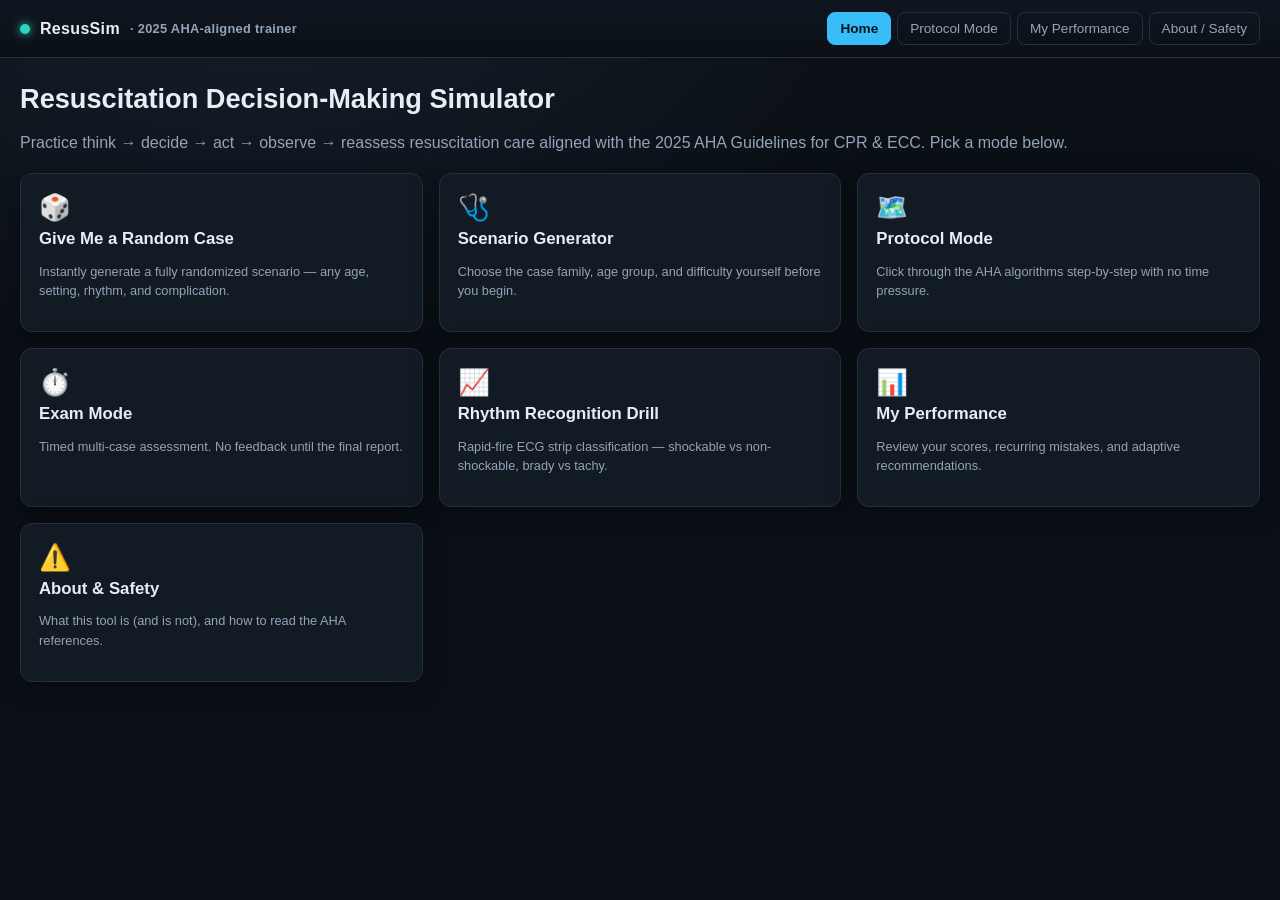
<file: InteractiveSimulation/resus_simEnglish.html>
<!doctype html>
<html lang="en">
<head>
<meta charset="utf-8"/>
<meta name="viewport" content="width=device-width, initial-scale=1, viewport-fit=cover"/>
<title>ResusSim — AHA 2025 Resuscitation Trainer</title>
<style>
:root{
  --bg:#0b1016; --panel:#121a24; --panel2:#0e151d; --border:#233041;
  --text:#e7eef5; --muted:#93a4b8; --accent:#2dd4bf; --accent2:#38bdf8;
  --good:#34d399; --good-dim:#0f3d31; --warn:#fbbf24; --warn-dim:#3d3110;
  --bad:#f87171; --bad-dim:#3d1414; --crit:#ff4d4d;
  --mono-green:#3ef07c; --mono-yellow:#ffd23e; --mono-cyan:#4ad9ff; --mono-red:#ff5a5a; --mono-white:#eef5fb;
  --radius:12px;
  --shadow:0 6px 24px rgba(0,0,0,.35);
  font-size:16px;
}
*{box-sizing:border-box;}
html,body{margin:0;padding:0;}
body{
  background:radial-gradient(1200px 800px at 20% -10%, #16202c 0%, var(--bg) 55%) fixed, var(--bg);
  color:var(--text);
  font-family:"Segoe UI",Roboto,-apple-system,BlinkMacSystemFont,Arial,sans-serif;
  min-height:100vh;
  padding-bottom:24px;
}
button{font-family:inherit;}
.hidden{display:none !important;}
a{color:var(--accent2);}
.small{font-size:.8em;color:var(--muted);}
.tag{display:inline-block;padding:2px 8px;border-radius:999px;font-size:.72rem;font-weight:600;letter-spacing:.02em;}
.tag.good{background:var(--good-dim);color:var(--good);}
.tag.warn{background:var(--warn-dim);color:var(--warn);}
.tag.bad{background:var(--bad-dim);color:var(--bad);}
.tag.info{background:#0f2a3d;color:var(--accent2);}

/* ---------- top bar ---------- */
#topbar{
  display:flex;align-items:center;justify-content:space-between;
  padding:12px 20px;border-bottom:1px solid var(--border);
  background:linear-gradient(180deg,#0f1620,#0b1016);
  position:sticky;top:0;z-index:50;
}
#topbar .brand{display:flex;align-items:center;gap:10px;font-weight:700;letter-spacing:.02em;}
#topbar .brand .dot{width:10px;height:10px;border-radius:50%;background:var(--accent);box-shadow:0 0 10px var(--accent);}
#topbar nav{display:flex;gap:6px;flex-wrap:wrap;}
#topbar nav button{
  background:transparent;border:1px solid var(--border);color:var(--muted);
  padding:8px 12px;border-radius:8px;cursor:pointer;font-size:.85rem;transition:.15s;
}
#topbar nav button:hover{border-color:var(--accent2);color:var(--text);}
#topbar nav button.active{background:var(--accent2);color:#04141c;border-color:var(--accent2);font-weight:700;}

.wrap{max-width:1300px;margin:0 auto;padding:20px;}
.screen{display:none;}
.screen.active{display:block;animation:fadein .18s ease;}
@keyframes fadein{from{opacity:0;transform:translateY(4px);}to{opacity:1;transform:none;}}

/* ---------- cards / grid ---------- */
.card{background:var(--panel);border:1px solid var(--border);border-radius:var(--radius);padding:18px;box-shadow:var(--shadow);}
.grid{display:grid;gap:16px;}
.grid.cols-2{grid-template-columns:1fr 1fr;}
.grid.cols-3{grid-template-columns:repeat(3,1fr);}
.grid.cols-4{grid-template-columns:repeat(4,1fr);}
@media (max-width:900px){.grid.cols-2,.grid.cols-3,.grid.cols-4{grid-template-columns:1fr;}}

h1{font-size:1.7rem;margin:.2em 0;}
h2{font-size:1.25rem;margin:.3em 0;}
h3{font-size:1.05rem;margin:.4em 0;}
p{line-height:1.5;color:var(--text);}
.muted{color:var(--muted);}

.btn{
  display:inline-flex;align-items:center;gap:8px;justify-content:center;
  background:var(--panel2);border:1px solid var(--border);color:var(--text);
  padding:10px 16px;border-radius:10px;cursor:pointer;font-size:.92rem;font-weight:600;
  transition:.15s;
}
.btn:hover{border-color:var(--accent2);transform:translateY(-1px);}
.btn.primary{background:linear-gradient(180deg,var(--accent2),#0ea5c9);color:#031722;border:none;}
.btn.primary:hover{filter:brightness(1.08);}
.btn.warn{background:linear-gradient(180deg,var(--warn),#b3820f);color:#241a02;border:none;}
.btn.bad{background:linear-gradient(180deg,var(--bad),#a53939);color:#2a0808;border:none;}
.btn.ghost{background:transparent;}
.btn:disabled{opacity:.4;cursor:not-allowed;transform:none;}
.btn.block{width:100%;}
.btn.lg{padding:16px 20px;font-size:1.05rem;}

.pill-row{display:flex;gap:8px;flex-wrap:wrap;}
.pill{padding:7px 14px;border-radius:999px;border:1px solid var(--border);cursor:pointer;background:var(--panel2);color:var(--muted);font-size:.85rem;}
.pill.selected{border-color:var(--accent);color:var(--accent);background:#0d2a26;}

/* ---------- home menu ---------- */
.mode-card{cursor:pointer;transition:.15s;}
.mode-card:hover{border-color:var(--accent2);transform:translateY(-2px);}
.mode-card .icon{font-size:1.6rem;}

/* ---------- simulation layout ---------- */
#simLayout{display:grid;grid-template-columns:340px 1fr 300px;gap:14px;align-items:start;}
@media (max-width:1150px){#simLayout{grid-template-columns:1fr;}}

.monitor{
  background:#000;border:2px solid #1b2733;border-radius:var(--radius);padding:12px;
  font-family:"Courier New",monospace;box-shadow:inset 0 0 30px rgba(0,0,0,.6);
}
.monitor .vitals{display:grid;grid-template-columns:1fr 1fr;gap:8px;margin-bottom:8px;}
.vital{padding:6px 8px;border-radius:6px;background:#050a0f;}
.vital .label{font-size:.65rem;color:#7f93a8;letter-spacing:.08em;}
.vital .value{font-size:1.5rem;font-weight:700;line-height:1.1;}
.vital.hr .value{color:var(--mono-green);}
.vital.bp .value{color:var(--mono-white);font-size:1.15rem;}
.vital.spo2 .value{color:var(--mono-cyan);}
.vital.rr .value{color:var(--mono-yellow);}
.vital.etco2 .value{color:var(--mono-white);font-size:1.15rem;}
.vital.temp .value{color:var(--mono-white);font-size:1.15rem;}
canvas.strip{width:100%;height:70px;background:#000;border-radius:4px;display:block;}
.strip-label{font-size:.65rem;color:#7f93a8;margin:6px 0 2px;letter-spacing:.06em;}

#timerBox{display:flex;align-items:center;justify-content:space-between;margin-top:10px;padding:10px;border-radius:8px;background:#050a0f;}
#timerBox .t{font-family:"Courier New",monospace;font-size:1.8rem;color:var(--mono-red);font-weight:700;}
#timerBox .lastEvent{font-size:.72rem;color:var(--muted);max-width:170px;text-align:right;}

.roleChips{display:flex;flex-wrap:wrap;gap:6px;margin-top:8px;}
.roleChip{font-size:.68rem;padding:3px 8px;border-radius:999px;background:#0f2a3d;color:var(--accent2);border:1px solid #164a63;}

#patientCard{margin-bottom:12px;}
#patientCard .metaRow{display:flex;flex-wrap:wrap;gap:6px;margin-top:6px;}

#centerPanel{min-height:400px;}
#scenarioPrompt{font-size:1.08rem;line-height:1.55;margin-bottom:14px;white-space:pre-wrap;}
.optionBtn{
  display:block;width:100%;text-align:left;background:var(--panel2);
  border:1px solid var(--border);color:var(--text);padding:14px 16px;
  border-radius:10px;margin-bottom:10px;cursor:pointer;font-size:.95rem;transition:.12s;
}
.optionBtn:hover{border-color:var(--accent2);}
.optionBtn .k{display:inline-block;min-width:22px;height:22px;line-height:22px;text-align:center;border-radius:5px;background:#0f2a3d;color:var(--accent2);font-size:.72rem;margin-right:8px;font-weight:700;}
.optionBtn.disabledOpt{opacity:.45;pointer-events:none;}

.feedbackBox{border-radius:10px;padding:14px 16px;margin-top:10px;border:1px solid var(--border);}
.feedbackBox.ideal{background:var(--good-dim);border-color:#1e6f52;}
.feedbackBox.acceptable{background:#12314f;border-color:#1f5a8a;}
.feedbackBox.error{background:var(--warn-dim);border-color:#8a6a10;}
.feedbackBox.critical{background:var(--bad-dim);border-color:#8a2323;}
.feedbackBox h4{margin:0 0 6px;}
.feedbackBox .ref{margin-top:8px;font-size:.78rem;color:var(--muted);border-top:1px dashed var(--border);padding-top:8px;}

#actionLog{max-height:420px;overflow-y:auto;}
#actionLog .entry{padding:8px 0;border-bottom:1px solid var(--border);font-size:.82rem;}
#actionLog .entry .tm{color:var(--accent2);font-family:"Courier New",monospace;margin-right:6px;}

.complicationBanner{background:#3d1414;border:1px solid #8a2323;color:#ffd6d6;padding:10px 14px;border-radius:8px;margin-bottom:12px;font-size:.9rem;}

/* ---------- dashboard ---------- */
.scoreBig{font-size:3rem;font-weight:800;}
.meter{background:#0a1017;border:1px solid var(--border);border-radius:999px;height:14px;overflow:hidden;margin:4px 0 10px;}
.meter > div{height:100%;border-radius:999px;}
.metricRow{display:flex;justify-content:space-between;font-size:.85rem;margin-bottom:2px;}
.statTile{background:var(--panel2);border:1px solid var(--border);border-radius:10px;padding:12px;text-align:center;}
.statTile .n{font-size:1.6rem;font-weight:800;}
.statTile .l{font-size:.72rem;color:var(--muted);text-transform:uppercase;letter-spacing:.05em;}

/* ---------- protocol mode flowchart ---------- */
.flowWrap{overflow-x:auto;padding:10px 0;}
.flowNode{
  display:inline-block;min-width:200px;max-width:240px;vertical-align:top;
  background:var(--panel2);border:1px solid var(--border);border-radius:10px;padding:12px;margin:6px;cursor:pointer;
}
.flowNode:hover{border-color:var(--accent2);}
.flowNode.current{border-color:var(--accent);box-shadow:0 0 0 2px var(--accent) inset;}
.flowNode .t{font-size:.7rem;color:var(--accent2);text-transform:uppercase;letter-spacing:.05em;margin-bottom:4px;}
.flowArrow{display:inline-block;color:var(--muted);font-size:1.4rem;vertical-align:middle;padding:0 4px;}

/* ---------- exam mode ---------- */
#examProgress{display:flex;gap:4px;margin-bottom:14px;flex-wrap:wrap;}
#examProgress .dot{width:14px;height:14px;border-radius:3px;background:#1c2836;}
#examProgress .dot.done-good{background:var(--good);}
#examProgress .dot.done-bad{background:var(--bad);}
#examProgress .dot.current{outline:2px solid var(--accent2);}

/* misc */
.footer-note{margin-top:26px;padding:14px;border-radius:10px;background:#0e151d;border:1px dashed var(--border);color:var(--muted);font-size:.78rem;}
.kv{display:flex;justify-content:space-between;font-size:.85rem;padding:4px 0;border-bottom:1px dashed var(--border);}
.section-title{display:flex;align-items:center;gap:8px;margin-bottom:10px;}
.section-title .badge{background:#0f2a3d;color:var(--accent2);font-size:.68rem;padding:3px 8px;border-radius:6px;}
select,input[type=text]{
  background:var(--panel2);border:1px solid var(--border);color:var(--text);
  padding:8px 10px;border-radius:8px;font-size:.9rem;
}
label{font-size:.82rem;color:var(--muted);display:block;margin-bottom:4px;}
.field{margin-bottom:12px;}
.close-x{position:absolute;top:10px;right:14px;cursor:pointer;color:var(--muted);font-size:1.3rem;}
.modalOverlay{position:fixed;inset:0;background:rgba(0,0,0,.6);display:flex;align-items:center;justify-content:center;z-index:200;padding:16px;}
.modalBox{background:var(--panel);border:1px solid var(--border);border-radius:var(--radius);max-width:560px;width:100%;max-height:88vh;overflow-y:auto;padding:22px;position:relative;box-shadow:var(--shadow);}

@media (max-width:600px){
  .wrap{padding:12px;}
  #topbar{padding:10px 12px;flex-direction:column;align-items:flex-start;gap:8px;}
  .grid.cols-3,.grid.cols-4{grid-template-columns:1fr 1fr;}
  .scoreBig{font-size:2.2rem;}
}

</style>
</head>
<body>

<div id="topbar">
  <div class="brand"><span class="dot"></span> ResusSim <span class="small">· 2025 AHA-aligned trainer</span></div>
  <nav>
    <button data-nav="home" class="active">Home</button>
    <button data-nav="protocol">Protocol Mode</button>
    <button data-nav="dashboard">My Performance</button>
    <button data-nav="about">About / Safety</button>
  </nav>
</div>

<div class="wrap">

  <!-- ============ HOME SCREEN ============ -->
  <section id="screen-home" class="screen active">
    <h1>Resuscitation Decision-Making Simulator</h1>
    <p class="muted">Practice think → decide → act → observe → reassess resuscitation care aligned with the 2025 AHA Guidelines for CPR &amp; ECC. Pick a mode below.</p>

    <div class="grid cols-3" style="margin-top:18px;">
      <div class="card mode-card" data-start="random">
        <div class="icon">🎲</div>
        <h3>Give Me a Random Case</h3>
        <p class="muted small">Instantly generate a fully randomized scenario — any age, setting, rhythm, and complication.</p>
      </div>
      <div class="card mode-card" data-start="builder">
        <div class="icon">🩺</div>
        <h3>Scenario Generator</h3>
        <p class="muted small">Choose the case family, age group, and difficulty yourself before you begin.</p>
      </div>
      <div class="card mode-card" data-nav="protocol">
        <div class="icon">🗺️</div>
        <h3>Protocol Mode</h3>
        <p class="muted small">Click through the AHA algorithms step-by-step with no time pressure.</p>
      </div>
      <div class="card mode-card" data-start="exam">
        <div class="icon">⏱️</div>
        <h3>Exam Mode</h3>
        <p class="muted small">Timed multi-case assessment. No feedback until the final report.</p>
      </div>
      <div class="card mode-card" data-start="drill">
        <div class="icon">📈</div>
        <h3>Rhythm Recognition Drill</h3>
        <p class="muted small">Rapid-fire ECG strip classification — shockable vs non-shockable, brady vs tachy.</p>
      </div>
      <div class="card mode-card" data-nav="dashboard">
        <div class="icon">📊</div>
        <h3>My Performance</h3>
        <p class="muted small">Review your scores, recurring mistakes, and adaptive recommendations.</p>
      </div>
      <div class="card mode-card" data-nav="about">
        <div class="icon">⚠️</div>
        <h3>About &amp; Safety</h3>
        <p class="muted small">What this tool is (and is not), and how to read the AHA references.</p>
      </div>
    </div>

    <div id="adaptiveHomeBox" class="card hidden" style="margin-top:18px;border-color:#8a6a10;">
      <h3>🎯 Recommended for you</h3>
      <div id="adaptiveHomeContent"></div>
    </div>
  </section>

  <!-- ============ SCENARIO BUILDER ============ -->
  <section id="screen-builder" class="screen">
    <h2>Build a Scenario</h2>
    <div class="card">
      <div class="grid cols-2">
        <div>
          <div class="field">
            <label>Case family</label>
            <div class="pill-row" id="pillFamily"></div>
          </div>
          <div class="field">
            <label>Age group</label>
            <div class="pill-row" id="pillAge"></div>
          </div>
        </div>
        <div>
          <div class="field">
            <label>Difficulty</label>
            <div class="pill-row" id="pillDifficulty"></div>
          </div>
          <div class="field">
            <label>Team mode</label>
            <div class="pill-row" id="pillTeam"></div>
          </div>
        </div>
      </div>
      <button class="btn primary lg block" id="btnBuildStart">Start Scenario</button>
    </div>
  </section>

  <!-- ============ ROLE ASSIGNMENT (team mode) ============ -->
  <section id="screen-roles" class="screen">
    <h2>Assemble Your Code Team</h2>
    <p class="muted">Assign roles before the scenario begins. You will play <b>Team Leader</b> by default — choose who plays each other role.</p>
    <div class="card" id="roleAssignCard"></div>
    <button class="btn primary lg block" id="btnRolesContinue" style="margin-top:14px;">Begin Scenario</button>
  </section>

  <!-- ============ SIMULATION SCREEN ============ -->
  <section id="screen-sim" class="screen">
    <div id="examProgress" class="hidden"></div>
    <div id="simLayout">
      <!-- LEFT: monitor -->
      <div>
        <div class="card" id="patientCard">
          <div class="section-title"><h3 id="patientName">Patient</h3><span class="badge" id="patientDifficultyBadge"></span></div>
          <div class="metaRow" id="patientMeta"></div>
        </div>
        <div class="monitor">
          <div class="vitals">
            <div class="vital hr"><div class="label">HR (bpm)</div><div class="value" id="vHR">--</div></div>
            <div class="vital bp"><div class="label">BP (mmHg)</div><div class="value" id="vBP">--/--</div></div>
            <div class="vital spo2"><div class="label">SpO₂ (%)</div><div class="value" id="vSpO2">--</div></div>
            <div class="vital rr"><div class="label">RR (/min)</div><div class="value" id="vRR">--</div></div>
            <div class="vital etco2"><div class="label">EtCO₂ (mmHg)</div><div class="value" id="vEtCO2">--</div></div>
            <div class="vital temp"><div class="label">Temp (°C)</div><div class="value" id="vTemp">--</div></div>
          </div>
          <div class="strip-label">RHYTHM</div>
          <canvas class="strip" id="stripCanvas" width="600" height="80"></canvas>
          <div id="pulseStatus" class="small" style="margin-top:6px;">Pulse: —</div>
        </div>
        <div id="timerBox">
          <div>
            <div class="small">RESUSCITATION TIME</div>
            <div class="t" id="timerDisplay">00:00</div>
          </div>
          <div class="lastEvent" id="lastEventLabel">No events yet</div>
        </div>
        <div id="roleChipsBox" class="roleChips"></div>
      </div>

      <!-- CENTER: decision panel -->
      <div class="card" id="centerPanel">
        <div id="complicationSlot"></div>
        <div id="countdownBox" class="small hidden" style="margin-bottom:8px;"></div>
        <div class="section-title">
          <span class="tag info" id="stageTag">Assessment</span>
          <span class="tag" id="algoTag"></span>
        </div>
        <div id="scenarioPrompt"></div>
        <div id="optionsContainer"></div>
        <div id="feedbackContainer"></div>
        <div id="continueRow" class="hidden" style="margin-top:14px;text-align:right;">
          <button class="btn primary" id="btnContinue">Continue →</button>
        </div>
      </div>

      <!-- RIGHT: action log -->
      <div class="card">
        <div class="section-title"><h3>Action History</h3></div>
        <div id="actionLog"></div>
      </div>
    </div>
  </section>

  <!-- ============ DEBRIEF SCREEN ============ -->
  <section id="screen-debrief" class="screen">
    <h1>Case Debrief</h1>
    <div class="grid cols-2">
      <div class="card">
        <div class="small muted">OVERALL SCORE</div>
        <div class="scoreBig" id="debriefScore">--%</div>
        <div id="debriefScoreLabel" class="tag"></div>
        <div style="margin-top:16px;" id="debriefMetrics"></div>
      </div>
      <div class="card">
        <h3>A. What happened</h3>
        <p id="debriefSummary" class="small"></p>
        <h3>Key events timeline</h3>
        <div id="debriefTimeline" class="small"></div>
      </div>
    </div>
    <div class="grid cols-2" style="margin-top:16px;">
      <div class="card">
        <h3>B. What you did well</h3>
        <ul id="debriefGood"></ul>
      </div>
      <div class="card">
        <h3>C. What could be improved</h3>
        <ul id="debriefBad"></ul>
      </div>
    </div>
    <div class="card" style="margin-top:16px;">
      <h3>D. Ideal pathway</h3>
      <ol id="debriefIdeal"></ol>
    </div>
    <div class="card" style="margin-top:16px;border-color:#1e6f52;">
      <h3>E. Key learning points</h3>
      <ul id="debriefLearning"></ul>
    </div>
    <div style="margin-top:18px;display:flex;gap:10px;flex-wrap:wrap;">
      <button class="btn primary" id="btnAnotherCase">Run Another Case</button>
      <button class="btn" id="btnToDashboard">View My Performance</button>
      <button class="btn ghost" id="btnDebriefHome">Back to Home</button>
    </div>
  </section>

  <!-- ============ PROTOCOL MODE ============ -->
  <section id="screen-protocol" class="screen">
    <h2>Protocol Mode</h2>
    <p class="muted">Click through each AHA algorithm at your own pace. Every decision point shows what happens next — use Back to try a different branch.</p>
    <div class="pill-row" id="protocolPicker" style="margin-bottom:14px;"></div>
    <div class="card">
      <div class="section-title"><h3 id="protocolTitle"></h3><span class="badge" id="protocolStepBadge"></span></div>
      <p id="protocolNodeText"></p>
      <div id="protocolOptions" class="pill-row"></div>
      <div style="margin-top:14px;">
        <button class="btn ghost" id="btnProtocolBack">← Back</button>
        <button class="btn ghost" id="btnProtocolRestart">Restart Algorithm</button>
      </div>
    </div>
    <div class="flowWrap card" style="margin-top:14px;">
      <div id="protocolFlow"></div>
    </div>
  </section>

  <!-- ============ DASHBOARD ============ -->
  <section id="screen-dashboard" class="screen">
    <h2>My Performance</h2>
    <div class="grid cols-4" id="dashboardTiles"></div>
    <div class="grid cols-2" style="margin-top:16px;">
      <div class="card">
        <h3>Accuracy by domain</h3>
        <div id="dashboardMeters"></div>
      </div>
      <div class="card">
        <h3>🎯 Adaptive focus areas</h3>
        <div id="dashboardAdaptive" class="small"></div>
      </div>
    </div>
    <div class="card" style="margin-top:16px;">
      <h3>Case history</h3>
      <div id="dashboardHistory" class="small"></div>
    </div>
  </section>

  <!-- ============ EXAM RESULTS ============ -->
  <section id="screen-examresult" class="screen">
    <h1>Exam Mode — Final Report</h1>
    <div class="grid cols-4" id="examTiles"></div>
    <div class="card" style="margin-top:16px;">
      <h3>Case-by-case breakdown</h3>
      <div id="examBreakdown" class="small"></div>
    </div>
    <div style="margin-top:18px;">
      <button class="btn primary" id="btnExamHome">Back to Home</button>
    </div>
  </section>

  <!-- ============ ABOUT ============ -->
  <section id="screen-about" class="screen">
    <h2>About &amp; Educational Safety</h2>
    <div class="card">
      <p><strong>ResusSim is an educational simulation tool.</strong> It is designed to help healthcare learners practice resuscitation decision-making aligned with the <strong>2025 AHA Guidelines for CPR &amp; ECC</strong>.</p>
      <p>It is <strong>not</strong> a substitute for:</p>
      <ul>
        <li>Formal American Heart Association course completion (BLS, ACLS, PALS, etc.) and hands-on skills verification</li>
        <li>Your institution's specific resuscitation protocols and equipment</li>
        <li>Direct medical supervision and physician judgment</li>
        <li>Real-time clinical judgment on an actual patient</li>
      </ul>
      <p>All medications, doses, timings, and algorithm steps in this tool are presented for practice purposes and reflect a good-faith educational summary of the 2025 AHA update. <strong>Always verify against the official published 2025 AHA algorithms and your local protocols</strong> before applying anything learned here in clinical practice.</p>
      <h3>What changed in the 2025 update that this simulator reflects</h3>
      <ul id="aboutChangesList"></ul>
    </div>
  </section>

</div>

<div id="modalRoot"></div>

<script>
/* ============================================================
   AHA 2025 REFERENCE DATA
   Grounded in: 2025 AHA Guidelines for CPR & ECC (Circulation,
   Oct/Nov 2025 update) — unified Chain of Survival, one-shock
   defibrillation strategy, IV-first vascular access, opioid
   overdose/naloxone algorithm, revised choking response, etc.
   THIS IS AN EDUCATIONAL SIMULATION ONLY. Values are presented
   for training/practice purposes and must be cross-checked
   against the official published 2025 AHA algorithms and local
   institutional protocol before any clinical use.
   ============================================================ */

const AHA_META = {
  version: "Educational build referencing the 2025 AHA Guidelines for CPR & ECC",
  chainOfSurvival: [
    "Recognition & Emergency Activation",
    "High-Quality CPR",
    "Defibrillation",
    "Advanced Resuscitation",
    "Post-Cardiac Arrest Care",
    "Recovery & Survivorship"
  ],
  disclaimer: "Educational simulation only — not a substitute for formal AHA course completion, your institution's protocols, physician supervision, or real-time clinical judgment. Always verify doses/algorithms against the official 2025 AHA materials."
};

/* ---------- Medication reference table ---------- */
const MED_REFERENCE = {
  epinephrine_arrest: {
    name: "Epinephrine",
    indication: "Cardiac arrest (all rhythms)",
    dose: "1 mg IV/IO",
    repeat: "every 3–5 min",
    route: ["IV", "IO"],
    notes: "For shockable rhythms, give after the 2nd shock if VF/pVT persists, then every other cycle. For PEA/asystole, give as soon as feasible after IV/IO access.",
    distractors: ["0.1 mg IV/IO", "1 mg IM", "10 mg IV/IO", "1 mg every 10 min"]
  },
  epinephrine_bradycardia: {
    name: "Epinephrine infusion",
    indication: "Bradycardia refractory to atropine (alternative to dopamine)",
    dose: "2–10 mcg/min IV infusion",
    route: ["IV", "IO"],
    notes: "Titrate to patient response.",
    distractors: ["1 mg IV push", "0.5 mcg/min", "20 mg IV bolus"]
  },
  amiodarone: {
    name: "Amiodarone",
    indication: "Refractory VF/pulseless VT",
    dose: "300 mg IV/IO first dose",
    repeatDose: "150 mg IV/IO second dose",
    route: ["IV", "IO"],
    notes: "Give after epinephrine for persistent shockable rhythm; second dose for recurrent/refractory VF/pVT.",
    distractors: ["300 mg IM", "30 mg IV/IO", "900 mg IV push", "150 mg IV over 1 min repeated q3min"]
  },
  lidocaine: {
    name: "Lidocaine",
    indication: "Refractory VF/pulseless VT (alternative to amiodarone)",
    dose: "1–1.5 mg/kg IV/IO first dose",
    repeatDose: "0.5–0.75 mg/kg IV/IO (max 3 mg/kg total)",
    route: ["IV", "IO"],
    notes: "Alternative antiarrhythmic; do not combine both antiarrhythmics routinely.",
    distractors: ["1–1.5 mg/kg IM", "5 mg/kg IV bolus", "100 mg IV every hour"]
  },
  atropine: {
    name: "Atropine",
    indication: "Symptomatic bradycardia (HR typically <50/min with symptoms)",
    dose: "1 mg IV bolus",
    repeat: "every 3–5 min, max total 3 mg",
    route: ["IV", "IO"],
    notes: "Not first-line for high-degree AV block (type II 2nd degree or 3rd degree) with wide QRS — proceed to pacing/catecholamines. Not indicated in asystole/PEA.",
    distractors: ["0.5 mg IV bolus", "1 mg IV every 10 min", "3 mg single dose", "1 mg IM"]
  },
  dopamine: {
    name: "Dopamine infusion",
    indication: "Bradycardia refractory to atropine",
    dose: "5–20 mcg/kg/min IV infusion",
    route: ["IV", "IO"],
    notes: "Titrate to response; taper slowly.",
    distractors: ["1–2 mcg/kg/min", "50 mcg/kg/min", "5 mg IV push"]
  },
  adenosine: {
    name: "Adenosine",
    indication: "Stable regular narrow-complex SVT",
    dose: "6 mg rapid IV push",
    repeatDose: "12 mg rapid IV push (may repeat once)",
    route: ["IV (rapid push + saline flush)"],
    notes: "Use a large proximal vein, immediate saline flush, warn patient of transient flushing/chest discomfort. Avoid in irregular wide-complex/pre-excited AFib.",
    distractors: ["6 mg IV over 5 min", "0.6 mg IV push", "12 mg IM", "6 mg IV push, repeat 6 mg twice"]
  },
  naloxone: {
    name: "Naloxone",
    indication: "Suspected opioid-associated life-threatening emergency (no/abnormal breathing)",
    dose: "0.4–2 mg IV/IM/IN (intranasal common for lay responders, e.g. 4 mg IN spray)",
    repeat: "may repeat every 2–3 min if no response",
    route: ["IN", "IM", "IV"],
    notes: "2025 update: first public-facing AHA algorithm for lay naloxone use. Never delay CPR/rescue breathing/compressions to obtain or give naloxone — ventilation/compressions come first if the person is not breathing normally.",
    distractors: ["4 mg IV push once only", "0.04 mg IN", "give only after 3 rounds of CPR", "10 mg IM"]
  },
  sodiumBicarb: {
    name: "Sodium bicarbonate",
    indication: "NOT routine in undifferentiated arrest",
    dose: "Not indicated routinely",
    notes: "2025 guidance: routine administration of bicarbonate, calcium, magnesium, or steroids during undifferentiated cardiac arrest is NOT recommended absent a specific indication (e.g., known hyperkalemia, tricyclic overdose, severe metabolic acidosis).",
    isDistractorDrug: true
  },
  calciumChloride: {
    name: "Calcium chloride",
    indication: "NOT routine — reserve for hyperkalemia, hypocalcemia, calcium-channel-blocker toxicity",
    dose: "Not indicated routinely",
    isDistractorDrug: true
  },
  magnesium: {
    name: "Magnesium sulfate",
    indication: "Torsades de pointes / known hypomagnesemia only",
    dose: "1–2 g IV/IO over several minutes (rapid push only if pulseless torsades)",
    isDistractorDrug: true
  }
};

/* ---------- CPR / defibrillation quality parameters ---------- */
const CPR_STANDARDS = {
  compressionRateAdult: "100–120/min",
  compressionDepthAdult: "at least 2 in (5 cm), not more than 2.4 in (6 cm)",
  compressionRatioSingleRescuer: "30:2",
  compressionDepthChild: "about 2 in (5 cm) or 1/3 AP chest diameter",
  compressionDepthInfant: "about 1.5 in (4 cm) or 1/3 AP chest diameter",
  pauseTarget: "minimize interruptions; pediatric pauses should be <10 seconds",
  rhythmCheckInterval: "every 2 minutes, kept brief",
  defibStrategy: "One-shock strategy — no stacked shocks; resume compressions immediately after each shock without pausing to recheck rhythm/pulse first",
  ventilationRateAdvancedAirway: "1 breath every 6 seconds (10/min) with continuous compressions once an advanced airway is placed",
  accessPriority: "IV access first-line; IO reasonable if IV cannot be obtained quickly without delaying key interventions",
  mechanicalCPR: "Consider a mechanical CPR device when high-quality manual compressions are difficult or unsafe (e.g., transport, prolonged resuscitation)"
};

/* ---------- Choking response (2025) ---------- */
const CHOKING_RESPONSE = {
  adultChild: "Alternate 5 back blows and 5 abdominal thrusts until the object is expelled or the person becomes unresponsive.",
  infant: "Alternate 5 back blows and 5 chest thrusts (heel of one hand) — avoid abdominal thrusts in infants."
};

/* ---------- Age / weight helpers ---------- */
function estimateChildWeightKg(ageYears) {
  if (ageYears < 1) return Math.round((3.5 + ageYears * 9) * 10) / 10;
  return Math.round((2 * ageYears + 8) * 10) / 10; // rough weight-for-age formula, education only
}

/* ---------- Random helpers ---------- */
function pick(arr) { return arr[Math.floor(Math.random() * arr.length)]; }
function randInt(min, max) { return Math.floor(Math.random() * (max - min + 1)) + min; }
function chance(p) { return Math.random() < p; }
function uid() { return Math.random().toString(36).slice(2, 10); }

/* ---------- Settings / context pools ---------- */
const SETTINGS_ADULT = [
  "at home in the living room, family present",
  "in a grocery store aisle, bystanders nearby",
  "on a medical-surgical hospital ward",
  "in the emergency department resuscitation bay",
  "in the ICU, already on a cardiac monitor",
  "at a gym during exercise",
  "in a dental office waiting room",
  "on a commercial flight at cruising altitude",
  "at an outdoor sporting event",
  "in a skilled nursing facility"
];
const SETTINGS_PEDS = [
  "at home, found by a parent",
  "at a daycare center",
  "on the pediatric hospital ward",
  "in the pediatric ICU on a monitor",
  "at a community swimming pool (post-submersion)",
  "in the emergency department",
  "at school during recess",
  "in the neonatal nursery"
];

const SPECIAL_CIRCUMSTANCES = [
  { id: "none", label: "None", weight: 6 },
  { id: "opioid", label: "Suspected opioid involvement", weight: 2 },
  { id: "hypothermia", label: "Significant hypothermia (cold-water immersion / exposure)", weight: 1 },
  { id: "pregnancy", label: "Patient is pregnant (>20 weeks)", weight: 1 },
  { id: "lvad", label: "Patient has an LVAD (durable mechanical circulatory support)", weight: 1 },
  { id: "drowning", label: "Submersion / drowning event", weight: 1 },
  { id: "anaphylaxis", label: "Suspected anaphylaxis trigger", weight: 1 }
];

function weightedPick(pool) {
  const total = pool.reduce((s, x) => s + x.weight, 0);
  let r = Math.random() * total;
  for (const item of pool) { if ((r -= item.weight) <= 0) return item; }
  return pool[0];
}

</script>
<script>
/* ============================================================
   ECG RHYTHM STRIP RENDERER
   Stylized (not diagnostic-grade) waveform generator used for
   rhythm-recognition practice. Draws a scrolling strip on a
   canvas element based on a rhythm type + rate.
   ============================================================ */

const RHYTHM_LIBRARY = {
  sinus_normal:   { label: "Normal Sinus Rhythm", shockable: false, category: "perfusing" },
  sinus_brady:    { label: "Sinus Bradycardia", shockable: false, category: "brady" },
  sinus_tachy:    { label: "Sinus Tachycardia", shockable: false, category: "tachy_narrow" },
  afib_rvr:       { label: "Atrial Fibrillation with RVR", shockable: false, category: "tachy_narrow_irregular" },
  svt:            { label: "Supraventricular Tachycardia (SVT)", shockable: false, category: "tachy_narrow" },
  heart_block_3rd:{ label: "Complete (3rd-degree) AV Block", shockable: false, category: "brady" },
  heart_block_2:  { label: "2nd-degree AV Block, Type II", shockable: false, category: "brady" },
  junctional_brady:{ label: "Junctional Bradycardia", shockable: false, category: "brady" },
  vt_mono_stable: { label: "Monomorphic Ventricular Tachycardia (with pulse)", shockable: false, category: "tachy_wide" },
  vt_pulseless:   { label: "Pulseless Ventricular Tachycardia", shockable: true, category: "arrest" },
  torsades:       { label: "Torsades de Pointes (Polymorphic VT)", shockable: true, category: "arrest" },
  vf_coarse:      { label: "Coarse Ventricular Fibrillation", shockable: true, category: "arrest" },
  vf_fine:        { label: "Fine Ventricular Fibrillation", shockable: true, category: "arrest" },
  pea_organized:  { label: "Organized Rhythm without a Pulse (PEA)", shockable: false, category: "arrest" },
  asystole:       { label: "Asystole", shockable: false, category: "arrest" }
};

function buildBeatUnit(type, rng) {
  // returns array of y offsets (-1..1) representing one "beat cell" of fixed width=100
  const n = 100;
  const arr = new Float32Array(n);
  const noise = () => (rng() - 0.5) * 0.03;
  switch (type) {
    case "sinus_normal": case "sinus_brady": case "sinus_tachy": {
      for (let i = 0; i < n; i++) {
        let y = 0;
        if (i >= 8 && i < 14) y = 0.12 * Math.sin(((i - 8) / 6) * Math.PI); // P
        if (i >= 20 && i < 24) y = -0.15 * ((i - 20) / 4);
        if (i >= 24 && i < 28) y = 1.0 * ((28 - i) / 4);
        if (i >= 28 && i < 32) y = -0.25 * ((32 - i) / 4);
        if (i >= 40 && i < 60) y = 0.22 * Math.sin(((i - 40) / 20) * Math.PI); // T
        arr[i] = y + noise();
      }
      break;
    }
    case "afib_rvr": case "svt": {
      for (let i = 0; i < n; i++) {
        let y = 0;
        if (i >= 20 && i < 24) y = -0.1 * ((i - 20) / 4);
        if (i >= 24 && i < 28) y = 0.9 * ((28 - i) / 4);
        if (i >= 28 && i < 32) y = -0.2 * ((32 - i) / 4);
        if (i >= 42 && i < 58) y = 0.15 * Math.sin(((i - 42) / 16) * Math.PI);
        arr[i] = y + noise() + (type === "afib_rvr" ? (rng() - 0.5) * 0.06 : 0);
      }
      break;
    }
    case "heart_block_3rd": case "heart_block_2": case "junctional_brady": {
      for (let i = 0; i < n; i++) {
        let y = 0;
        if (i >= 4 && i < 10) y = 0.1 * Math.sin(((i - 4) / 6) * Math.PI); // dissociated P waves
        if (i >= 45 && i < 49) y = -0.15;
        if (i >= 49 && i < 53) y = 1.0 * ((53 - i) / 4);
        if (i >= 53 && i < 57) y = -0.3;
        if (i >= 65 && i < 85) y = 0.2 * Math.sin(((i - 65) / 20) * Math.PI);
        arr[i] = y + noise();
      }
      break;
    }
    case "vt_mono_stable": case "vt_pulseless": {
      for (let i = 0; i < n; i++) {
        const phase = (i / n) * Math.PI * 2;
        arr[i] = 0.85 * Math.sin(phase) + 0.25 * Math.sin(phase * 2) + noise();
      }
      break;
    }
    case "torsades": {
      for (let i = 0; i < n; i++) {
        const envPhase = (i / n) * Math.PI * 2;
        const env = Math.sin(envPhase * 0.5 + rng() * 0.1);
        arr[i] = env * (0.7 + 0.3 * Math.sin(i * 0.9)) + noise();
      }
      break;
    }
    case "vf_coarse": {
      for (let i = 0; i < n; i++) arr[i] = 0.75 * Math.sin(i * 0.9 + rng()) * (0.6 + 0.4 * Math.sin(i * 0.13)) + (rng() - 0.5) * 0.25;
      break;
    }
    case "vf_fine": {
      for (let i = 0; i < n; i++) arr[i] = 0.25 * Math.sin(i * 1.1 + rng()) * (0.6 + 0.4 * Math.sin(i * 0.2)) + (rng() - 0.5) * 0.12;
      break;
    }
    case "pea_organized": {
      for (let i = 0; i < n; i++) {
        let y = 0;
        if (i >= 8 && i < 14) y = 0.08 * Math.sin(((i - 8) / 6) * Math.PI);
        if (i >= 24 && i < 28) y = 0.55 * ((28 - i) / 4);
        if (i >= 40 && i < 60) y = 0.12 * Math.sin(((i - 40) / 20) * Math.PI);
        arr[i] = y + noise();
      }
      break;
    }
    case "asystole": {
      for (let i = 0; i < n; i++) arr[i] = (rng() - 0.5) * 0.03;
      break;
    }
    default: {
      for (let i = 0; i < n; i++) arr[i] = noise();
    }
  }
  return arr;
}

function mulberry32(seed) {
  return function () {
    seed |= 0; seed = (seed + 0x6D2B79F5) | 0;
    let t = Math.imul(seed ^ (seed >>> 15), 1 | seed);
    t = (t + Math.imul(t ^ (t >>> 7), 61 | t)) ^ t;
    return ((t ^ (t >>> 14)) >>> 0) / 4294967296;
  };
}

class RhythmStrip {
  constructor(canvas) {
    this.canvas = canvas;
    this.ctx = canvas.getContext("2d");
    this.type = "asystole";
    this.rate = 0;
    this.phase = 0;
    this.rng = mulberry32(12345);
    this.unit = buildBeatUnit(this.type, this.rng);
    this._raf = null;
    this._last = performance.now();
    this.arrestFlutter = false;
  }
  setRhythm(type, rate) {
    this.type = type;
    this.rate = rate || 0;
    this.rng = mulberry32(Math.floor(Math.random() * 1e9));
    this.unit = buildBeatUnit(type, this.rng);
  }
  start() {
    if (this._raf) return;
    const loop = (now) => {
      const dt = Math.min(0.06, (now - this._last) / 1000);
      this._last = now;
      const info = RHYTHM_LIBRARY[this.type] || {};
      let speed;
      if (info.category === "arrest" && this.type !== "asystole" && this.type !== "pea_organized") {
        speed = 220; // chaotic rhythms scroll fast regardless of "rate"
      } else {
        const bpm = this.rate || 60;
        speed = (bpm / 60) * 100 * 1.15;
      }
      this.phase += speed * dt;
      this.draw();
      this._raf = requestAnimationFrame(loop);
    };
    this._raf = requestAnimationFrame(loop);
  }
  stop() {
    if (this._raf) cancelAnimationFrame(this._raf);
    this._raf = null;
  }
  draw() {
    const ctx = this.ctx, canvas = this.canvas;
    const w = canvas.width, h = canvas.height;
    ctx.clearRect(0, 0, w, h);
    // grid
    ctx.strokeStyle = "rgba(60,90,60,0.25)";
    ctx.lineWidth = 1;
    for (let x = 0; x < w; x += 20) { ctx.beginPath(); ctx.moveTo(x, 0); ctx.lineTo(x, h); ctx.stroke(); }
    for (let y = 0; y < h; y += 20) { ctx.beginPath(); ctx.moveTo(0, y); ctx.lineTo(w, y); ctx.stroke(); }

    const color = (RHYTHM_LIBRARY[this.type] && RHYTHM_LIBRARY[this.type].shockable) ? "#ff5a5a" : "#3ef07c";
    ctx.strokeStyle = color;
    ctx.lineWidth = 2;
    ctx.beginPath();
    const mid = h / 2;
    const ampScale = h * 0.42;
    const pxPerUnit = 2.2;
    const totalUnits = Math.ceil(w / pxPerUnit) + 2;
    const startUnit = Math.floor(this.phase / pxPerUnit) - totalUnits;
    for (let i = 0; i < w; i++) {
      const u = (i + this.phase) / pxPerUnit;
      const idx = Math.floor(u) % 100;
      const safeIdx = ((idx % 100) + 100) % 100;
      const y = mid - this.unit[safeIdx] * ampScale;
      if (i === 0) ctx.moveTo(i, y); else ctx.lineTo(i, y);
    }
    ctx.stroke();
    // sweep glow line
    ctx.fillStyle = "rgba(255,255,255,0.04)";
  }
}

</script>
<script>
/* ============================================================
   SCENARIO ENGINE — DECISION-TREE CONTENT
   Each family exposes build(state) -> { startNodeId, nodes }
   Node shapes:
     decision node:  { id, stage, algoTag, prompt(state), type:'decision', options:[...] }
     medication node:{ id, stage, algoTag, prompt(state), type:'medication', drugSet, correctKey, acceptableKeys, next(state,tier) }
     info node:      { id, stage, algoTag, prompt(state), type:'info', next(state) }
     end node:       { id, stage, type:'end' }
   Option shape:
     { id, text, tier:'ideal'|'acceptable'|'error'|'critical', feedback, ref, timeCost,
       vitalsEffect(state), next(state) }
   ============================================================ */

function opt(id, text, tier, feedback, ref, timeCost, next, vitalsEffect) {
  return { id, text, tier, feedback, ref, timeCost: timeCost || 5, next, vitalsEffect: vitalsEffect || function () {} };
}
function node(id, stage, algoTag, promptFn, options) {
  return { id, stage, algoTag, prompt: promptFn, type: "decision", options };
}
function infoNode(id, stage, algoTag, promptFn, next, vitalsEffect) {
  return { id, stage, algoTag, prompt: promptFn, type: "info", next, vitalsEffect: vitalsEffect || function () {} };
}
function endNode(id, stage) { return { id, stage, type: "end" }; }

function medNode(id, stage, algoTag, promptFn, drugKeys, correctKey, acceptableKeys, next) {
  return {
    id, stage, algoTag, prompt: promptFn, type: "medication", category: "medication",
    drugKeys, correctKey, acceptableKeys: acceptableKeys || [],
    next
  };
}

/* ---------- shared narrative helpers ---------- */
function ageDesc(state) {
  if (state.ageGroup === "adult") return `${state.ageValue}-year-old ${state.sex}`;
  if (state.ageGroup === "child") return `${state.ageValue}-year-old child`;
  if (state.ageGroup === "infant") return `${state.ageValue}-month-old infant`;
  return `${state.ageValue}-year-old`;
}
function vitalsLine(state) {
  const v = state.vitals;
  return `HR ${v.hr === null ? "—" : v.hr}, BP ${v.bpSys === null ? "—" : v.bpSys + "/" + v.bpDia}, SpO₂ ${v.spo2 === null ? "—" : v.spo2 + "%"}, RR ${v.rr === null ? "—" : v.rr}, EtCO₂ ${v.etco2 === null ? "—" : v.etco2}`;
}

function scMod(state) { return state.specialCircumstance || "none"; }
function scNote(state) {
  const sc = scMod(state);
  const notes = {
    opioid: "You notice pinpoint pupils and paraphernalia nearby — opioid involvement is possible.",
    hypothermia: "The patient feels very cold to the touch; core temperature is markedly low.",
    pregnancy: "The patient is visibly pregnant, estimated beyond 20 weeks gestation.",
    lvad: "You notice a controller and driveline — the patient has an implanted LVAD.",
    drowning: "The patient was just pulled from the water after a submersion event.",
    anaphylaxis: "You note hives, facial swelling, and a history of a new food/medication exposure."
  };
  return notes[sc] || "";
}

/* =========================================================================
   FAMILY 1: ADULT CARDIAC ARREST
   ========================================================================= */
function buildAdultArrest(state) {
  const nodes = {};
  const sc = scMod(state);

  nodes.start = node("start", "Scene Safety & Recognition", "BLS Algorithm",
    (s) => `You find ${ageDesc(s)} unresponsive ${s.setting}. ${s.witnessed ? "The collapse was witnessed moments ago." : "It is unknown how long the patient has been down."} ${scNote(s)}\n\nScene appears safe. What do you do first?`,
    [
      opt("a", "Check responsiveness, then simultaneously assess breathing and pulse for no more than 10 seconds", "ideal",
        "Correct. The 2025 BLS approach is rapid, simultaneous assessment of responsiveness, breathing, and pulse in ≤10 seconds to avoid delaying CPR.",
        "2025 AHA BLS Algorithm — Recognition & Emergency Activation", 8, () => "callForHelp"),
      opt("b", "Immediately start chest compressions without checking anything", "error",
        "Too hasty — you must briefly confirm unresponsiveness and absence of normal breathing/pulse first (≤10 sec), otherwise you risk compressing a patient who doesn't need it. In this case the patient does need CPR, but the sequence matters for real practice.",
        "2025 AHA BLS Algorithm", 5, () => "callForHelp"),
      opt("c", "Only check for a pulse before deciding", "error",
        "A pulse check alone is not enough and can be unreliable/slow under stress. Assess breathing and pulse together, briefly.", "2025 AHA BLS Algorithm", 12, () => "callForHelp"),
      opt("d", "Leave to find family before doing anything", "critical",
        "Critical delay. Time to recognition and CPR initiation is the strongest driver of survival — never delay assessment.", "2025 AHA Chain of Survival — Recognition & Emergency Activation", 30, () => "callForHelp")
    ]);

  nodes.callForHelp = node("callForHelp", "Activate Emergency Response", "BLS Algorithm",
    (s) => `No normal breathing, no pulse. Patient is in cardiac arrest.\n\nWhat's your next action?`,
    [
      opt("a", "Shout for help / activate the emergency response system and get the defibrillator (or send someone to), then begin CPR immediately", "ideal",
        "Correct — activate the response system and get a defibrillator/AED without delaying CPR.", "2025 AHA Chain of Survival", 6, () => "startCpr"),
      opt("b", "Go find a defibrillator yourself before starting CPR", "error",
        "This delays chest compressions. Send someone else for the defibrillator/AED if possible; you should stay and begin CPR.", "2025 AHA BLS Algorithm", 25, () => "startCpr"),
      opt("c", "Wait for more staff/EMS to arrive before starting anything", "critical",
        "Critical delay — begin high-quality CPR immediately; do not wait.", "2025 AHA Chain of Survival", 40, () => "startCpr")
    ]);

  nodes.startCpr = node("startCpr", "High-Quality CPR", "BLS / ACLS Cardiac Arrest Algorithm",
    (s) => `You begin resuscitation. What compression technique should you use?`,
    [
      opt("a", "Rate 100–120/min, depth at least 2 in (5 cm) but not more than 2.4 in (6 cm), allow full chest recoil, minimize interruptions, ratio 30:2 until an advanced airway is placed", "ideal",
        "Correct — this is the 2025 AHA high-quality CPR standard for adults.", "2025 AHA High-Quality CPR standards", 10, () => "attachMonitor"),
      opt("b", "Rate ~80/min, depth about 1 inch, focus on speed over depth", "critical",
        "Too slow and too shallow — inadequate compressions won't generate sufficient coronary perfusion pressure.", "2025 AHA High-Quality CPR standards", 15, () => "attachMonitor"),
      opt("c", "Rate 140+/min as fast as possible, minimal recoil needed", "error",
        "Too fast, and incomplete recoil between compressions reduces venous return/preload. Target 100–120/min with full recoil.", "2025 AHA High-Quality CPR standards", 12, () => "attachMonitor")
    ]);
  nodes.startCpr.category = "cpr";

  nodes.attachMonitor = infoNode("attachMonitor", "Rhythm Assessment", "ACLS Cardiac Arrest Algorithm",
    (s) => {
      const shockable = chance(0.62);
      s._pendingShockable = shockable;
      if (sc === "lvad") {
        s.rhythmType = shockable ? "vf_coarse" : "pea_organized";
      } else {
        s.rhythmType = shockable ? pick(["vf_coarse", "vf_fine", "vt_pulseless"]) : pick(["asystole", "pea_organized"]);
      }
      s.vitals.hr = null; s.vitals.bpSys = null; s.vitals.bpDia = null;
      return `The defibrillator/monitor is attached with minimal interruption to compressions. Look at the rhythm strip on the monitor now.${sc === "lvad" ? " Remember: LVAD patients may not have a palpable pulse or normal waveform at baseline — auscultate for the device hum and check device parameters if possible." : ""}`;
    },
    () => "rhythmCheck1");

  function rhythmCheckNode(id, cycleLabel, nextShockable, nextNonshockable) {
    const n = node(id, "Rhythm Check — " + cycleLabel, "ACLS Cardiac Arrest Algorithm",
      (s) => `Rhythm check (kept brief, ≤10 sec). Read the monitor strip. What do you do?`,
      [
        opt("shock", "Shockable rhythm → resume CPR while charging, then deliver ONE shock and immediately resume compressions (no pulse/rhythm check pause)",
          (s) => RHYTHM_LIBRARY[s.rhythmType].shockable ? "ideal" : "critical",
          (s) => RHYTHM_LIBRARY[s.rhythmType].shockable ? "Correct — one-shock strategy, no stacked shocks; resume CPR right after the shock." : "This rhythm was actually non-shockable — a shock will not help and interrupts effective CPR.",
          "2025 AHA — one-shock strategy, no stacked shocks", 15,
          (s) => RHYTHM_LIBRARY[s.rhythmType].shockable ? nextShockable(s) : nextNonshockable(s)),
        opt("noshock", "Non-shockable, organized-looking rhythm → briefly check for a pulse",
          (s) => (!RHYTHM_LIBRARY[s.rhythmType].shockable && s.rhythmType === "pea_organized") ? "ideal" : (RHYTHM_LIBRARY[s.rhythmType].shockable ? "critical" : "acceptable"),
          (s) => (!RHYTHM_LIBRARY[s.rhythmType].shockable && s.rhythmType === "pea_organized") ? "Correct — an organized-looking rhythm warrants a brief pulse check." : (RHYTHM_LIBRARY[s.rhythmType].shockable ? "That rhythm was actually shockable (VF/pVT) — withholding defibrillation here delays the most effective therapy." : "This was asystole, not an organized rhythm — no need to check pulse, just resume CPR and prioritize epinephrine."),
          "2025 AHA ACLS Cardiac Arrest Algorithm", 10,
          (s) => (!RHYTHM_LIBRARY[s.rhythmType].shockable && s.rhythmType === "pea_organized") ? "checkPulseAfterRhythm" : (RHYTHM_LIBRARY[s.rhythmType].shockable ? nextShockable(s) : nextNonshockable(s))),
        opt("noshock2", "Non-shockable (asystole/PEA) → no shock, resume CPR immediately, prioritize IV/IO access and epinephrine",
          (s) => RHYTHM_LIBRARY[s.rhythmType].shockable ? "critical" : "ideal",
          (s) => RHYTHM_LIBRARY[s.rhythmType].shockable ? "That rhythm was actually shockable (VF/pVT) — withholding defibrillation here delays the most effective therapy." : "Correct — non-shockable rhythms get CPR, IV/IO access, and epinephrine, not a shock.",
          "2025 AHA ACLS Cardiac Arrest Algorithm", 8,
          (s) => (!RHYTHM_LIBRARY[s.rhythmType].shockable) ? nextNonshockable(s) : nextShockable(s)),
        opt("unsure", "Unsure — pause longer (>10 sec) to study the rhythm before deciding", "error",
          "Rhythm/pulse checks should be brief (≤10 seconds). Prolonged pauses reduce coronary perfusion pressure built up by compressions.",
          "2025 AHA High-Quality CPR standards", 20,
          (s) => RHYTHM_LIBRARY[s.rhythmType].shockable ? nextShockable(s) : nextNonshockable(s))
      ]);
    n.category = "rhythm";
    return n;
  }
  nodes.wrongNonshockableShocked = infoNode("wrongNonshockableShocked", "Rhythm Check — Error", "ACLS Cardiac Arrest Algorithm",
    () => `That rhythm was actually non-shockable — a shock here will not help and interrupts effective CPR. Resuming compressions now.`, () => "postFirstCheckNonshockPath", null);
  nodes.missedShockable = infoNode("missedShockable", "Rhythm Check — Error", "ACLS Cardiac Arrest Algorithm",
    () => `That rhythm was actually shockable (VF/pVT) — withholding defibrillation here delays the single most effective therapy for this rhythm.`, () => "postFirstCheckShockPath", null);

  nodes.rhythmCheck1 = rhythmCheckNode("rhythmCheck1", "#1", () => "shock1", () => "nonshockCycle1Cpr");
  nodes.checkPulseAfterRhythm = node("checkPulseAfterRhythm", "Pulse Check", "ACLS Cardiac Arrest Algorithm",
    () => `The rhythm looks organized. You check for a pulse (≤10 sec).`,
    [
      opt("pulse", "Pulse present → this is ROSC. Begin post-cardiac-arrest care.", "ideal",
        "Correct — an organized rhythm with a palpable pulse is Return of Spontaneous Circulation.", "2025 AHA ACLS Cardiac Arrest Algorithm", 10,
        (s) => { s.flags.rosc = true; s.vitals.hr = 96; s.vitals.bpSys = 102; s.vitals.bpDia = 66; s.vitals.spo2 = 93; s.vitals.etco2 = 38; return "rosc"; }),
      opt("nopulse", "No pulse → this is PEA. Resume CPR and treat as non-shockable arrest.", "acceptable",
        "Correct interpretation for this case, though here the rhythm did convert with a pulse — always re-verify with a full assessment.", "2025 AHA ACLS Cardiac Arrest Algorithm", 10,
        () => "nonshockCycle1Cpr")
    ]);

  // ---- Shockable branch ----
  nodes.shock1 = infoNode("shock1", "Defibrillation #1", "ACLS Cardiac Arrest Algorithm",
    (s) => { s.events.push({ t: s.timerSec, label: "1st defibrillation delivered" }); s.flags.firstShockTime = s.timerSec; return `Shock delivered. Compressions resumed immediately — no pause to recheck rhythm or pulse.`; },
    () => "postShock1Cpr");
  nodes.postShock1Cpr = node("postShock1Cpr", "CPR Cycle (2 min)", "ACLS Cardiac Arrest Algorithm",
    () => `You perform a 2-minute cycle of high-quality CPR. What should happen in parallel during this cycle?`,
    [
      opt("a", "Obtain IV/IO access (IV preferred first-line if quickly achievable) and prepare epinephrine", "ideal",
        "Correct — 2025 guidance favors IV access first-line, with IO reasonable if IV isn't quickly achievable, without delaying key interventions.", "2025 AHA — vascular access priority", 15, () => "epi1"),
      opt("b", "Stop compressions to place a central line", "critical",
        "Do not interrupt compressions for a non-urgent procedure like central line placement during active resuscitation.", "2025 AHA High-Quality CPR standards", 30, () => "epi1"),
      opt("c", "Wait until the next rhythm check to start thinking about access", "error",
        "Access and medication preparation should happen during the CPR cycle, not be delayed.", "2025 AHA ACLS Cardiac Arrest Algorithm", 15, () => "epi1")
    ]);
  nodes.epi1 = medNode("epi1", "Medication — Epinephrine", "ACLS Cardiac Arrest Algorithm",
    () => `IV/IO access is obtained. Order your first medication.`,
    ["epinephrine_arrest", "amiodarone", "sodiumBicarb", "calciumChloride"], "epinephrine_arrest", [],
    (s, tier) => "rhythmCheck2");
  nodes.rhythmCheck2 = rhythmCheckNode("rhythmCheck2", "#2", () => "shock2", () => "convertedToNonshock");
  nodes.shock2 = infoNode("shock2", "Defibrillation #2", "ACLS Cardiac Arrest Algorithm",
    (s) => { s.events.push({ t: s.timerSec, label: "2nd defibrillation delivered" }); return `Second shock delivered. Compressions resume immediately.`; },
    () => "amio1");
  nodes.amio1 = medNode("amio1", "Medication — Antiarrhythmic", "ACLS Cardiac Arrest Algorithm",
    () => `VF/pVT persists after the second shock. Order an antiarrhythmic.`,
    ["amiodarone", "lidocaine", "sodiumBicarb", "magnesium"], "amiodarone", ["lidocaine"],
    () => "hAndTs1");
  nodes.hAndTs1 = node("hAndTs1", "Reversible Causes (H's & T's)", "ACLS Cardiac Arrest Algorithm",
    (s) => `While CPR continues, the team should search for reversible causes. Given this is refractory VF/pVT ${scNote(s) ? "and " + scNote(s).toLowerCase() : ""}, which is the most important to actively consider right now?`,
    buildHTsOptions(state, () => "rhythmCheck3")
  );
  nodes.rhythmCheck3 = rhythmCheckNode("rhythmCheck3", "#3", () => "shock3", () => "convertedToNonshock");
  nodes.shock3 = infoNode("shock3", "Defibrillation #3", "ACLS Cardiac Arrest Algorithm",
    (s) => { s.events.push({ t: s.timerSec, label: "3rd defibrillation delivered" }); return `Third shock delivered; compressions resume.`; }, () => "epi2");
  nodes.epi2 = medNode("epi2", "Medication — Repeat Epinephrine", "ACLS Cardiac Arrest Algorithm",
    () => `It has been 3–5 minutes since the last epinephrine dose. Order the next dose.`,
    ["epinephrine_arrest", "amiodarone"], "epinephrine_arrest", [],
    () => "rosc_or_continue_shockable");
  nodes.rosc_or_continue_shockable = infoNode("rosc_or_continue_shockable", "Reassessment", "ACLS Cardiac Arrest Algorithm",
    (s) => {
      const converts = chance(0.55 + (s._qualityBonus || 0));
      if (converts) { s.flags.rosc = true; s.rhythmType = "sinus_normal"; s.vitals.hr = 100; s.vitals.bpSys = 104; s.vitals.bpDia = 64; s.vitals.spo2 = 94; s.vitals.etco2 = 40; s.vitals.rr = 14; return `The rhythm converts to an organized rhythm and a pulse is confirmed — Return of Spontaneous Circulation (ROSC)!`; }
      s.rhythmType = pick(["vf_coarse", "vt_pulseless", "asystole", "pea_organized"]);
      return `Reassessment shows the arrest continues. The team keeps working the algorithm.`;
    },
    (s) => s.flags.rosc ? "rosc" : (RHYTHM_LIBRARY[s.rhythmType].shockable ? "shock1b" : "nonshockCycle1Cpr"));
  nodes.shock1b = infoNode("shock1b", "Defibrillation (continued)", "ACLS Cardiac Arrest Algorithm",
    (s) => { s.events.push({ t: s.timerSec, label: "Defibrillation delivered" }); return "Shock delivered, compressions resumed immediately."; }, () => "endArrestNoRosc");

  // ---- Non-shockable branch ----
  nodes.nonshockCycle1Cpr = node("nonshockCycle1Cpr", "CPR — PEA/Asystole", "ACLS Cardiac Arrest Algorithm",
    () => `The rhythm is non-shockable (PEA/asystole). What is the priority right now?`,
    [
      opt("a", "Continue high-quality CPR, obtain IV/IO access, and give epinephrine as soon as feasible", "ideal",
        "Correct — for non-shockable rhythms, give epinephrine as soon as feasible after access is obtained, then every 3–5 min.", "2025 AHA ACLS Cardiac Arrest Algorithm", 10, () => "epiNonshock1"),
      opt("b", "Deliver a shock anyway, just in case", "critical",
        "Do not shock a non-shockable rhythm — it will not help and interrupts effective CPR.", "2025 AHA ACLS Cardiac Arrest Algorithm", 20, () => "epiNonshock1"),
      opt("c", "Hold epinephrine until an advanced airway is placed", "error",
        "Don't delay epinephrine for airway placement — give it as soon as IV/IO access allows.", "2025 AHA ACLS Cardiac Arrest Algorithm", 20, () => "epiNonshock1")
    ]);
  nodes.epiNonshock1 = medNode("epiNonshock1", "Medication — Epinephrine", "ACLS Cardiac Arrest Algorithm",
    () => `Order your medication now.`,
    ["epinephrine_arrest", "atropine", "sodiumBicarb", "calciumChloride"], "epinephrine_arrest", [],
    () => "hAndTsNonshock");
  nodes.hAndTsNonshock = node("hAndTsNonshock", "Reversible Causes (H's & T's)", "ACLS Cardiac Arrest Algorithm",
    (s) => `PEA/asystole is very often driven by a reversible cause. ${scNote(s) ? scNote(s) + " " : ""}Which should the team actively investigate?`,
    buildHTsOptions(state, () => "rhythmCheckNonshock2")
  );
  nodes.rhythmCheckNonshock2 = rhythmCheckNode("rhythmCheckNonshock2", "#2", () => "convertedToShock", () => "epiNonshock2");
  nodes.convertedToShock = infoNode("convertedToShock", "Rhythm Converts", "ACLS Cardiac Arrest Algorithm",
    () => `The rhythm has converted to a shockable rhythm.`, () => "shock1");
  nodes.convertedToNonshock = infoNode("convertedToNonshock", "Rhythm Converts", "ACLS Cardiac Arrest Algorithm",
    () => `The rhythm has converted to a non-shockable rhythm.`, () => "nonshockCycle1Cpr");
  nodes.epiNonshock2 = medNode("epiNonshock2", "Medication — Repeat Epinephrine", "ACLS Cardiac Arrest Algorithm",
    () => `3–5 minutes have passed. Repeat dosing?`,
    ["epinephrine_arrest"], "epinephrine_arrest", [],
    () => "reassessNonshock");
  nodes.reassessNonshock = infoNode("reassessNonshock", "Reassessment", "ACLS Cardiac Arrest Algorithm",
    (s) => {
      const converts = chance(0.30 + (s._qualityBonus || 0));
      if (converts) { s.flags.rosc = true; s.rhythmType = "sinus_normal"; s.vitals.hr = 92; s.vitals.bpSys = 96; s.vitals.bpDia = 60; s.vitals.spo2 = 92; s.vitals.etco2 = 36; s.vitals.rr = 14; return "A pulse returns with an organized rhythm — ROSC achieved."; }
      s.rhythmType = pick(["asystole", "pea_organized", "vf_coarse"]);
      return "No ROSC yet. The team continues the algorithm, cycling epinephrine every 3–5 minutes and reassessing rhythm every 2 minutes.";
    },
    (s) => s.flags.rosc ? "rosc" : (RHYTHM_LIBRARY[s.rhythmType].shockable ? "shock1" : "endArrestNoRosc"));

  nodes.endArrestNoRosc = node("endArrestNoRosc", "Prolonged Resuscitation", "ACLS Cardiac Arrest Algorithm",
    () => `Multiple cycles have passed without ROSC despite adequate CPR, appropriate medications, and treatment of reversible causes. What now?`,
    [
      opt("a", "The team leader discusses likely futility with the full team and considers termination-of-resuscitation criteria per local protocol, rather than continuing indefinitely alone", "ideal",
        "Correct approach — termination decisions are a team/clinical-leadership decision guided by duration, cause, and local protocol, not something to decide unilaterally or to continue indefinitely without reassessment.", "2025 AHA — Team-Based Resuscitation & clinical judgment", 20, () => "endCase"),
      opt("b", "Continue exactly the same cycle indefinitely without reassessing causes or team input", "error",
        "Reassess reversible causes, CPR quality, and involve the full team/leadership in the decision rather than repeating cycles on autopilot.", "2025 AHA ACLS Cardiac Arrest Algorithm", 15, () => "endCase"),
      opt("c", "Stop resuscitation on your own without discussing with the team", "critical",
        "This is a team decision guided by clinical criteria and local protocol — never a unilateral, undiscussed stop.", "2025 AHA — Team-Based Resuscitation", 10, () => "endCase")
    ]);

  nodes.rosc = node("rosc", "Post-Cardiac-Arrest Care", "Post-Cardiac Arrest Care",
    (s) => `ROSC achieved at ${fmtTime(s.timerSec)}. Vitals: ${vitalsLine(s)}. What is your immediate post-ROSC priority?`,
    [
      opt("a", "Optimize oxygenation/ventilation (avoid hyperoxia and hyperventilation), obtain a 12-lead ECG, and treat hypotension", "ideal",
        "Correct — titrate oxygen to avoid hyperoxia, avoid excessive ventilation rate, get a 12-lead ECG to evaluate for STEMI/cause, and support blood pressure.", "2025 AHA Post-Cardiac Arrest Care", 15, () => "roscTemp"),
      opt("b", "Hyperventilate the patient to normalize the strip appearance", "critical",
        "Avoid hyperventilation post-ROSC — it can reduce cerebral perfusion via hypocapnia and worsen outcomes.", "2025 AHA Post-Cardiac Arrest Care", 15, () => "roscTemp"),
      opt("c", "Give a large empiric dose of sodium bicarbonate to 'stabilize' the patient", "error",
        "Not indicated routinely post-ROSC without a specific metabolic indication.", "2025 AHA Post-Cardiac Arrest Care", 12, () => "roscTemp")
    ]);
  nodes.roscTemp = node("roscTemp", "Targeted Temperature Management", "Post-Cardiac Arrest Care",
    () => `The patient remains comatose (not following commands) after ROSC. What temperature strategy is appropriate?`,
    [
      opt("a", "Actively prevent fever and manage temperature in a controlled target range (targeted temperature management), while deferring neurologic prognostication for at least 72 hours using multiple modalities", "ideal",
        "Correct — actively avoid fever/manage temperature for comatose post-arrest patients, and use delayed, multimodal neuroprognostication (clinical exam, imaging, EEG, and emerging biomarkers such as neurofilament light chain) rather than early single-test judgments.", "2025 AHA Post-Cardiac Arrest Care", 15, () => "roscDebrief"),
      opt("b", "Let temperature run however it trends since the patient survived", "error",
        "Fever after cardiac arrest is associated with worse neurologic outcomes — actively manage temperature.", "2025 AHA Post-Cardiac Arrest Care", 10, () => "roscDebrief"),
      opt("c", "Tell the family definitively about neurologic prognosis right now based on this single exam", "error",
        "Neuroprognostication should be delayed (generally ≥72 hours) and multimodal — avoid premature, single-data-point predictions, and provide structured emotional support to family/caregivers instead.", "2025 AHA Post-Cardiac Arrest Care", 10, () => "roscDebrief")
    ]);
  nodes.roscDebrief = endNode("roscDebrief", "Case Complete — ROSC & Post-Arrest Care");
  nodes.endCase = endNode("endCase", "Case Complete");

  return { startNodeId: "start", nodes };
}

function buildHTsOptions(state, nextFn) {
  const sc = scMod(state);
  const causes = {
    hypovolemia: "Hypovolemia — consider IV fluid bolus if suspected blood/fluid loss",
    hypoxia: "Hypoxia — confirm airway, ventilation, and oxygenation",
    hydrogenIon: "Acidosis (H+) — usually addressed by effective CPR/ventilation, not routine bicarbonate",
    hyperHypoK: "Hyper/hypokalemia — check history, consider calcium/insulin-glucose/bicarb if hyperkalemia suspected",
    hypothermia: "Hypothermia — check core temperature, begin active rewarming if low",
    tensionPneumo: "Tension pneumothorax — assess breath sounds/JVD, consider needle decompression",
    tamponade: "Cardiac tamponade — consider if penetrating trauma, recent cardiac surgery, or muffled heart sounds",
    toxins: "Toxins (e.g., opioids, tricyclics, local anesthetics) — consider antidotes if suspected",
    thrombosisPulm: "Pulmonary thrombosis (massive PE) — consider if sudden collapse with risk factors; consider fibrinolysis if strongly suspected",
    thrombosisCoronary: "Coronary thrombosis (acute MI) — consider once ROSC achieved, obtain 12-lead ECG"
  };
  let idealKey = "hypoxia";
  if (sc === "hypothermia") idealKey = "hypothermia";
  if (sc === "opioid") idealKey = "toxins";
  const keys = Object.keys(causes);
  const distractorKeys = keys.filter(k => k !== idealKey);
  const shown = [idealKey, pick(distractorKeys), pick(distractorKeys), pick(distractorKeys)].filter((v, i, a) => a.indexOf(v) === i);
  while (shown.length < 3) { const k = pick(distractorKeys); if (!shown.includes(k)) shown.push(k); }
  return shown.map((k, i) => opt(String(i), causes[k],
    k === idealKey ? "ideal" : "acceptable",
    k === idealKey ? "Good pickup — this fits the case context." : "Reasonable to keep on the differential, but not the most specific concern given the case details.",
    "2025 AHA ACLS Cardiac Arrest Algorithm — Identify & Treat Reversible Causes (H's & T's)", 12, nextFn));
}

function fmtTime(sec) {
  const m = Math.floor(sec / 60), s = Math.floor(sec % 60);
  return String(m).padStart(2, "0") + ":" + String(s).padStart(2, "0");
}

/* Additional families (pediatric arrest, bradycardia, tachycardia,
   respiratory arrest, opioid emergency, post-ROSC standalone,
   BLS→ALS transition) are defined in scenarios2.js to keep file size
   manageable; they attach themselves to SCENARIO_FAMILIES. */
const SCENARIO_FAMILIES = {
  adult_cardiac_arrest: {
    label: "Adult Cardiac Arrest",
    ageGroups: ["adult"],
    build: buildAdultArrest
  }
};

/* ============================================================
   ADDITIONAL SCENARIO FAMILIES
   ============================================================ */

/* =========================================================================
   FAMILY 2: PEDIATRIC CARDIAC ARREST
   ========================================================================= */
function buildPedsArrest(state) {
  const nodes = {};
  const wt = state.weightKg;
  const isInfant = state.ageGroup === "infant";

  nodes.start = node("start", "Scene Safety & Recognition", "PALS / BLS Algorithm",
    (s) => `You find ${ageDesc(s)} (~${wt} kg) unresponsive ${s.setting}. ${s.witnessed ? "The collapse was sudden and witnessed." : "The child was found down; onset is unknown — a respiratory cause is common in pediatric arrest."} ${scNote(s)}\n\nYou are alone. What do you do first?`,
    [
      opt("a", "Check responsiveness, breathing, and pulse (brachial in infant / carotid or femoral in child) simultaneously for ≤10 seconds", "ideal",
        "Correct rapid assessment sequence.", "2025 AHA PALS Algorithm", 8, () => "aloneDecision"),
      opt("b", "Start compressions before checking anything", "error",
        "Confirm unresponsiveness and absence of normal breathing/pulse first, briefly.", "2025 AHA PALS Algorithm", 8, () => "aloneDecision"),
      opt("c", "Immediately leave to call EMS before assessing", "error",
        "Assess first (≤10 sec) — the phone-fast-vs-phone-first decision comes next and depends on whether the collapse was witnessed/sudden.", "2025 AHA PALS Algorithm", 15, () => "aloneDecision")
    ]);

  nodes.aloneDecision = node("aloneDecision", "Lone Rescuer: Phone Fast vs Phone First", "PALS Algorithm",
    (s) => `No breathing, no pulse — cardiac arrest confirmed. You are the only rescuer with no phone that allows hands-free calling. ${s.witnessed ? "This was a sudden, witnessed collapse (arrhythmia is more likely)." : "This looks like an unwitnessed/likely asphyxial arrest (respiratory cause is more likely)."} What do you do?`,
    [
      opt("a", state.witnessed ? "Phone first: activate emergency response / get an AED immediately, then start CPR" : "Phone fast: give about 2 minutes of CPR first, then leave briefly to activate emergency response and get an AED",
        "ideal", "Correct for this presentation — sudden witnessed collapse in a child raises suspicion for an arrhythmia needing rapid defibrillation (phone first); an unwitnessed/likely-asphyxial arrest benefits from 2 minutes of CPR before leaving to call (phone fast).",
        "2025 AHA PALS Algorithm — Lone Rescuer Sequence", 10, () => "startCpr"),
      opt("b", "Always call first no matter what, before any CPR", "error",
        "For a likely asphyxial/unwitnessed pediatric arrest, give ~2 minutes of CPR before leaving to call if you're alone. For a sudden witnessed collapse, call/get the AED first.", "2025 AHA PALS Algorithm", 20, () => "startCpr"),
      opt("c", "Never leave the child, regardless of how long CPR continues", "error",
        "You do need to activate the emergency response system and get a defibrillator at some point — the timing depends on the witnessed/likely-cause distinction.", "2025 AHA PALS Algorithm", 25, () => "startCpr")
    ]);

  nodes.startCpr = node("startCpr", "High-Quality Pediatric CPR", "PALS Algorithm",
    () => `Begin CPR. What are the correct parameters?`,
    [
      opt("a", `Rate 100–120/min, depth about ${isInfant ? "1.5 in (4 cm)" : "2 in (5 cm)"} (about 1/3 the AP chest diameter), full recoil, ratio 30:2 (single rescuer) or 15:2 (two rescuers), minimizing pauses to <10 seconds`, "ideal",
        "Correct pediatric CPR parameters per the 2025 update.", "2025 AHA High-Quality CPR standards (pediatric)", 10, () => "rhythmCheck1"),
      opt("b", "Use adult depth and adult ratio regardless of size", "error",
        "Pediatric compression depth is about 1/3 the AP chest diameter, not the adult 2–2.4 inch target, and two-rescuer ratio differs (15:2).", "2025 AHA High-Quality CPR standards (pediatric)", 12, () => "rhythmCheck1"),
      opt("c", "Compress very lightly to avoid injuring the child", "critical",
        "Compressions must still be adequately deep (about 1/3 AP diameter) to generate effective perfusion — being too gentle is ineffective.", "2025 AHA High-Quality CPR standards (pediatric)", 15, () => "rhythmCheck1")
    ]);
  nodes.startCpr.category = "cpr";

  nodes.rhythmCheck1 = node("rhythmCheck1", "Rhythm Check #1", "PALS Algorithm",
    (s) => {
      const shockable = chance(0.35); // pediatric arrest is more often non-shockable (respiratory etiology)
      s.rhythmType = shockable ? pick(["vf_coarse", "vt_pulseless"]) : pick(["asystole", "pea_organized"]);
      s.vitals.hr = null; s.vitals.bpSys = null; s.vitals.bpDia = null;
      return `Monitor attached. Read the rhythm.`;
    },
    [
      opt("shock", "Shockable → charge, deliver ONE shock at 2 J/kg, resume CPR immediately",
        (s) => RHYTHM_LIBRARY[s.rhythmType].shockable ? "ideal" : "critical",
        (s) => RHYTHM_LIBRARY[s.rhythmType].shockable ? "Correct — weight-based first shock at 2 J/kg, then resume CPR immediately." : "This rhythm was non-shockable — a shock will not help and interrupts CPR.",
        "2025 AHA PALS — Defibrillation dosing", 15,
        (s) => RHYTHM_LIBRARY[s.rhythmType].shockable ? "shock1" : "epi1"),
      opt("noshock", "Non-shockable → no shock, resume CPR, prioritize airway/oxygenation and IV/IO epinephrine",
        (s) => !RHYTHM_LIBRARY[s.rhythmType].shockable ? "ideal" : "critical",
        (s) => !RHYTHM_LIBRARY[s.rhythmType].shockable ? "Correct — no shock, resume CPR, prioritize access/epinephrine and airway." : "That rhythm was actually shockable (VF/pulseless VT) — defibrillation was indicated.",
        "2025 AHA PALS Algorithm", 8,
        (s) => !RHYTHM_LIBRARY[s.rhythmType].shockable ? "epi1" : "shock1")
    ]);
  nodes.rhythmCheck1.category = "rhythm";
  nodes.wrongShock = infoNode("wrongShock", "Error", "PALS Algorithm", () => "That rhythm was non-shockable — resuming CPR and prioritizing epinephrine + airway.", () => "epi1");
  nodes.missedShock = infoNode("missedShock", "Error", "PALS Algorithm", () => "That rhythm was shockable — defibrillation was indicated.", () => "shock1");

  nodes.shock1 = infoNode("shock1", "Defibrillation", "PALS Algorithm",
    (s) => { s.events.push({ t: s.timerSec, label: `Defibrillation at 2 J/kg (~${Math.round(2 * wt)} J)` }); s.flags.firstShockTime = s.timerSec; return `Shock delivered at 2 J/kg (~${Math.round(2 * wt)} J). Compressions resume immediately.`; },
    () => "epi1");

  nodes.epi1 = medNode("epi1", "Medication — Epinephrine (weight-based)", "PALS Algorithm",
    (s) => `Order epinephrine. Correct pediatric dosing is weight-based: 0.01 mg/kg IV/IO (max single dose 1 mg), repeated every 3–5 minutes. For this ~${wt} kg patient that is about ${(0.01 * wt).toFixed(2)} mg.`,
    ["epinephrine_arrest", "atropine", "sodiumBicarb"], "epinephrine_arrest", [],
    () => "hAndTsPeds");

  nodes.hAndTsPeds = node("hAndTsPeds", "Reversible Causes", "PALS Algorithm",
    (s) => `Pediatric arrest is frequently caused by a reversible respiratory or metabolic problem. ${scNote(s)} What should the team prioritize checking?`,
    buildHTsOptions(state, () => "rhythmCheck2"));

  nodes.rhythmCheck2 = node("rhythmCheck2", "Rhythm Check #2", "PALS Algorithm",
    () => `Reassess the rhythm.`,
    [
      opt("shock", "Shockable → shock at 4 J/kg (escalating), resume CPR",
        (s) => RHYTHM_LIBRARY[s.rhythmType].shockable ? "ideal" : "critical",
        (s) => RHYTHM_LIBRARY[s.rhythmType].shockable ? "Correct — escalate to 4 J/kg and resume CPR immediately." : "That rhythm was non-shockable — a shock will not help.",
        "2025 AHA PALS — Defibrillation dosing", 12,
        (s) => RHYTHM_LIBRARY[s.rhythmType].shockable ? "shock2" : "wrongShock2"),
      opt("noshock", "Non-shockable → continue CPR, repeat epinephrine, reassess airway",
        (s) => !RHYTHM_LIBRARY[s.rhythmType].shockable ? "ideal" : "critical",
        (s) => !RHYTHM_LIBRARY[s.rhythmType].shockable ? "Correct — continue CPR, repeat epinephrine, reassess airway." : "That rhythm was shockable — defibrillation was indicated.",
        "2025 AHA PALS Algorithm", 8,
        (s) => !RHYTHM_LIBRARY[s.rhythmType].shockable ? "epi2" : "missedShock2")
    ]);
  nodes.rhythmCheck2.category = "rhythm";
  nodes.wrongShock2 = infoNode("wrongShock2", "Error", "PALS Algorithm", () => "Non-shockable — continuing CPR and epinephrine.", () => "epi2");
  nodes.missedShock2 = infoNode("missedShock2", "Error", "PALS Algorithm", () => "That was shockable — defibrillation was indicated.", () => "shock2");
  nodes.shock2 = infoNode("shock2", "Defibrillation #2", "PALS Algorithm",
    (s) => { s.rhythmType = pick(["vf_coarse", "asystole", "pea_organized", "sinus_normal"]); s.events.push({ t: s.timerSec, label: `Defibrillation at 4 J/kg (~${Math.round(4 * wt)} J)` }); return `Shock delivered at 4 J/kg. Compressions resume.`; },
    () => "amioPeds");
  nodes.amioPeds = medNode("amioPeds", "Medication — Antiarrhythmic (weight-based)", "PALS Algorithm",
    (s) => `Refractory shockable rhythm. Weight-based amiodarone is 5 mg/kg IV/IO (≈${Math.round(5 * wt)} mg), may repeat up to 3 total doses; lidocaine 1 mg/kg is an alternative.`,
    ["amiodarone", "lidocaine", "sodiumBicarb"], "amiodarone", ["lidocaine"], () => "epi2");
  nodes.epi2 = medNode("epi2", "Medication — Repeat Epinephrine", "PALS Algorithm",
    (s) => `Repeat weight-based epinephrine (0.01 mg/kg, max 1 mg) now.`,
    ["epinephrine_arrest"], "epinephrine_arrest", [], () => "reassessPeds");
  nodes.reassessPeds = infoNode("reassessPeds", "Reassessment", "PALS Algorithm",
    (s) => {
      const converts = chance(0.5 + (s._qualityBonus || 0));
      if (converts) { s.flags.rosc = true; s.rhythmType = "sinus_tachy"; s.vitals.hr = 128; s.vitals.bpSys = 92; s.vitals.bpDia = 58; s.vitals.spo2 = 95; s.vitals.etco2 = 38; s.vitals.rr = 22; return "Pulse and organized rhythm return — ROSC achieved."; }
      s.rhythmType = pick(["asystole", "pea_organized", "vf_coarse"]);
      return "No ROSC yet — continue the PALS cardiac arrest algorithm.";
    },
    (s) => s.flags.rosc ? "rosc" : (RHYTHM_LIBRARY[s.rhythmType].shockable ? "shock2" : "endArrestPeds"));
  nodes.endArrestPeds = endNode("endArrestPeds", "Case Complete — Prolonged Resuscitation");
  nodes.rosc = node("rosc", "Post-ROSC Priorities", "Post-Cardiac Arrest Care (Pediatric)",
    (s) => `ROSC achieved at ${fmtTime(s.timerSec)}. What's the immediate priority?`,
    [
      opt("a", "Titrate oxygen/ventilation to avoid hyperoxia and hyperventilation, support blood pressure for age, and identify/treat the underlying cause", "ideal",
        "Correct post-ROSC priorities for pediatric patients.", "2025 AHA Post-Cardiac Arrest Care", 12, () => "endPeds"),
      opt("b", "Hyperventilate to keep the child alert", "critical", "Avoid hyperventilation — it can worsen cerebral perfusion.", "2025 AHA Post-Cardiac Arrest Care", 12, () => "endPeds"),
      opt("c", "No specific priority — just observe", "error", "Active post-ROSC management (oxygenation, hemodynamics, cause-finding) is required.", "2025 AHA Post-Cardiac Arrest Care", 10, () => "endPeds")
    ]);
  nodes.endPeds = endNode("endPeds", "Case Complete — ROSC & Post-Arrest Care");

  return { startNodeId: "start", nodes };
}

/* =========================================================================
   FAMILY 3: BRADYCARDIA (adult, with pulse)
   ========================================================================= */
function buildBradycardia(state) {
  const nodes = {};
  nodes.start = node("start", "Assessment", "Bradycardia Algorithm",
    (s) => { s.rhythmType = pick(["sinus_brady", "heart_block_3rd", "heart_block_2", "junctional_brady"]); s.vitals.hr = randInt(28, 48); s.vitals.bpSys = randInt(76, 100); s.vitals.bpDia = randInt(44, 60); s.vitals.spo2 = randInt(90, 97); s.vitals.rr = randInt(14, 20);
      return `${ageDesc(s)} ${s.setting} is bradycardic and symptomatic (${pick(["lightheaded", "confused", "reports chest discomfort", "diaphoretic and weak"])}). Monitor shows the rhythm strip; vitals: ${vitalsLine(s)}. What is your first step?`; },
    [
      opt("a", "Identify and treat the underlying cause, give oxygen if hypoxemic, and determine if bradycardia is causing hemodynamic instability (hypotension, altered mental status, signs of shock, ischemic chest pain, acute heart failure)", "ideal",
        "Correct — confirm the bradycardia is truly the cause of instability and address reversible contributors before/while treating.", "2025 AHA Adult Bradycardia Algorithm", 10, () => "unstableCheck"),
      opt("b", "Immediately start transcutaneous pacing on every bradycardic patient", "error",
        "Reserve pacing for patients unstable or unlikely to respond to atropine — assess first.", "2025 AHA Adult Bradycardia Algorithm", 10, () => "unstableCheck"),
      opt("c", "Give a fluid bolus and reassess in an hour", "error",
        "Symptomatic bradycardia needs prompt assessment and likely pharmacologic/electrical treatment, not deferred reassessment.", "2025 AHA Adult Bradycardia Algorithm", 20, () => "unstableCheck")
    ]);
  nodes.unstableCheck = node("unstableCheck", "Stability Assessment", "Bradycardia Algorithm",
    (s) => `The patient has signs of poor perfusion. Is this patient stable or unstable?`,
    [
      opt("a", "Unstable — hypotension, altered mental status, or signs of shock are present; proceed to treatment now", "ideal",
        "Correct — this patient meets instability criteria and needs prompt treatment.", "2025 AHA Adult Bradycardia Algorithm", 8, () => "atropineDecision"),
      opt("b", "Stable — just monitor and observe with no intervention", "critical",
        "This patient has symptoms/signs of instability and needs treatment now, not observation alone.", "2025 AHA Adult Bradycardia Algorithm", 25, () => "atropineDecision")
    ]);
  nodes.atropineDecision = medNode("atropineDecision", "Medication — Atropine", "Bradycardia Algorithm",
    (s) => {
      const highGradeBlock = s.rhythmType === "heart_block_3rd";
      s._highGradeBlock = highGradeBlock;
      return `${highGradeBlock ? "Note: this looks like a high-degree (3rd-degree) AV block with a wide escape rhythm — atropine is often ineffective here and you should be ready to move quickly to pacing." : ""} Order your first-line medication.`;
    },
    ["atropine", "epinephrine_bradycardia", "dopamine"], "atropine", [],
    (s) => "reassessBrady1");
  nodes.reassessBrady1 = infoNode("reassessBrady1", "Reassessment", "Bradycardia Algorithm",
    (s) => {
      const improves = !s._highGradeBlock && chance(0.5);
      if (improves) { s.vitals.hr = randInt(58, 75); s.vitals.bpSys = randInt(104, 120); s.vitals.bpDia = randInt(62, 76); s.flags.stabilized = true; return "Heart rate and blood pressure improve after atropine."; }
      return "Little or no improvement after atropine (as expected for higher-degree block or if refractory).";
    },
    (s) => s.flags.stabilized ? "resolved" : "escalate");
  nodes.escalate = node("escalate", "Escalation", "Bradycardia Algorithm",
    () => `Atropine was ineffective or unlikely to work. What's next?`,
    [
      opt("a", "Begin transcutaneous pacing (with analgesia/sedation as needed) and/or start a dopamine or epinephrine infusion while pacing is arranged; obtain expert consultation", "ideal",
        "Correct — escalate to pacing and/or catecholamine infusion, and involve expert consultation for refractory bradycardia.", "2025 AHA Adult Bradycardia Algorithm", 15, () => "resolved"),
      opt("b", "Repeat atropine many more times beyond the max dose", "error",
        "Atropine is capped at a 3 mg total dose — beyond that (or in high-degree block), escalate to pacing/infusions instead.", "2025 AHA Adult Bradycardia Algorithm", 20, () => "resolved"),
      opt("c", "Do nothing further and wait", "critical",
        "An unstable, refractory bradycardia needs escalation — pacing and/or infusion support, not watchful waiting.", "2025 AHA Adult Bradycardia Algorithm", 30, () => "resolved")
    ]);
  nodes.resolved = endNode("resolved", "Case Complete — Bradycardia Managed");
  return { startNodeId: "start", nodes };
}

/* =========================================================================
   FAMILY 4: TACHYCARDIA (adult, with pulse)
   ========================================================================= */
function buildTachycardia(state) {
  const nodes = {};
  nodes.start = node("start", "Assessment", "Tachycardia Algorithm",
    (s) => {
      const wide = chance(0.35);
      const regular = chance(0.7);
      s._wide = wide; s._regular = regular;
      s.rhythmType = wide ? (regular ? "vt_mono_stable" : "torsades") : (regular ? pick(["svt", "sinus_tachy"]) : "afib_rvr");
      s.vitals.hr = randInt(150, 190);
      s.vitals.bpSys = randInt(84, 118); s.vitals.bpDia = randInt(50, 74); s.vitals.spo2 = randInt(92, 98); s.vitals.rr = randInt(18, 26);
      return `${ageDesc(s)} ${s.setting} has a rapid heart rate and a palpable pulse. Vitals: ${vitalsLine(s)}. First step?`;
    },
    [
      opt("a", "Assess for signs of instability caused by the tachycardia: hypotension, acutely altered mental status, signs of shock, ischemic chest discomfort, or acute heart failure", "ideal",
        "Correct — the presence of instability determines whether you go straight to cardioversion.", "2025 AHA Adult Tachycardia Algorithm", 8, () => "stableCheck"),
      opt("b", "Immediately cardiovert every fast rhythm regardless of stability", "error",
        "Reserve immediate cardioversion for unstable patients; stable patients get further evaluation first.", "2025 AHA Adult Tachycardia Algorithm", 10, () => "stableCheck"),
      opt("c", "Give adenosine to every tachycardia regardless of QRS width/regularity", "error",
        "Adenosine is used for stable, regular narrow-complex (or select regular monomorphic wide-complex) tachycardia — not universally.", "2025 AHA Adult Tachycardia Algorithm", 10, () => "stableCheck")
    ]);
  nodes.stableCheck = node("stableCheck", "Stability", "Tachycardia Algorithm",
    (s) => `Based on the vitals and exam, is the patient stable or unstable?`,
    [
      opt("unstable", "Unstable due to the tachycardia → prepare for synchronized cardioversion (sedate if possible without delaying care)", (s) => (s.vitals.bpSys < 90 ? "ideal" : "acceptable"),
        "", "2025 AHA Adult Tachycardia Algorithm", 12, () => "cardioversion"),
      opt("stable", "Stable → proceed to further rhythm evaluation (12-lead ECG, QRS width/regularity)", (s) => (s.vitals.bpSys >= 90 ? "ideal" : "critical"),
        "", "2025 AHA Adult Tachycardia Algorithm", 8, () => "widthCheck")
    ]);
  nodes.cardioversion = infoNode("cardioversion", "Synchronized Cardioversion", "Tachycardia Algorithm",
    (s) => { s.events.push({ t: s.timerSec, label: "Synchronized cardioversion delivered" }); const converts = chance(0.75); if (converts) { s.rhythmType = "sinus_normal"; s.vitals.hr = 84; s.vitals.bpSys = 118; s.vitals.bpDia = 74; s.flags.stabilized = true; } return converts ? "Synchronized cardioversion converts the rhythm; the patient stabilizes." : "The rhythm persists after cardioversion — reassess energy/pad placement and consider antiarrhythmic support with expert consultation."; },
    (s) => s.flags.stabilized ? "resolved" : "expertConsult");
  nodes.expertConsult = node("expertConsult", "Refractory Unstable Tachycardia", "Tachycardia Algorithm",
    () => `The tachycardia persists despite cardioversion. What now?`,
    [opt("a", "Obtain expert consultation and consider antiarrhythmic therapy while repeating cardioversion attempts as indicated", "ideal", "Correct — refractory unstable tachycardia warrants expert help.", "2025 AHA Adult Tachycardia Algorithm", 15, () => "resolved")]);
  nodes.widthCheck = node("widthCheck", "QRS Width & Regularity", "Tachycardia Algorithm",
    (s) => `12-lead obtained. The QRS is ${s._wide ? "wide (≥0.12 sec)" : "narrow"} and the rhythm is ${s._regular ? "regular" : "irregular"}. What's your next step?`,
    []);

  return { startNodeId: "start", nodes };
}

/* Tachycardia needs per-instance dynamic options since branch depends on
   randomized wide/regular flags chosen at runtime; the engine calls
   getDynamicOptions(node, state) when node.dynamicOptions is set. */
function attachTachyDynamicOptions(nodes) {
  nodes.widthCheck.dynamicOptions = (s) => {
    if (!s._wide && s._regular) {
      return [
        opt("a", "Try vagal maneuvers, then adenosine 6 mg rapid IV push (may repeat 12 mg once) if no conversion", "ideal",
          "Correct approach for stable regular narrow-complex tachycardia (e.g., SVT).", "2025 AHA Adult Tachycardia Algorithm", 12, () => "narrowRegularMed"),
        opt("b", "Go straight to synchronized cardioversion despite the patient being stable", "error",
          "Reserve cardioversion for unstable patients or after failed medical therapy per algorithm — try vagal maneuvers/adenosine first here.", "2025 AHA Adult Tachycardia Algorithm", 15, () => "narrowRegularMed"),
        opt("c", "Give amiodarone as first-line for stable narrow regular SVT", "acceptable", "Adenosine (or vagal maneuvers) is preferred first-line for this presentation; amiodarone is not the typical first choice here.", "2025 AHA Adult Tachycardia Algorithm", 12, () => "narrowRegularMed")
      ];
    }
    if (!s._wide && !s._regular) {
      return [
        opt("a", "Consider this atrial fibrillation with RVR — control rate/rhythm per duration of onset and risk factors, consider anticoagulation, and involve expert/cardiology consultation", "ideal",
          "Correct approach for irregular narrow-complex tachycardia (e.g., AFib with RVR).", "2025 AHA Adult Tachycardia Algorithm", 15, () => "resolved"),
        opt("b", "Give adenosine expecting it to convert the rhythm", "error",
          "Adenosine is not expected to convert atrial fibrillation/flutter and is not the standard approach here.", "2025 AHA Adult Tachycardia Algorithm", 12, () => "resolved")
      ];
    }
    if (s._wide && s._regular) {
      return [
        opt("a", "Consider this monomorphic VT (or SVT with aberrancy); treat with an antiarrhythmic infusion (e.g., procainamide or amiodarone) and obtain expert consultation; adenosine may be considered only if truly regular and monomorphic per protocol", "ideal",
          "Reasonable, guideline-aligned approach for stable regular wide-complex tachycardia.", "2025 AHA Adult Tachycardia Algorithm", 15, () => "resolved"),
        opt("b", "Assume it's always SVT with aberrancy and ignore the possibility of VT", "critical",
          "Treat regular wide-complex tachycardia of uncertain origin as VT until proven otherwise — don't assume benign aberrancy.", "2025 AHA Adult Tachycardia Algorithm", 15, () => "resolved")
      ];
    }
    // wide + irregular -> possible torsades/polymorphic VT or pre-excited AFib
    return [
      opt("a", "Consider polymorphic VT/torsades — give magnesium sulfate, correct electrolytes/QT-prolonging drugs, and avoid AV-nodal blocking agents in case this is pre-excited atrial fibrillation", "ideal",
        "Correct — irregular wide-complex tachycardia should raise concern for torsades or pre-excited AFib; magnesium and avoiding AV nodal blockers are appropriate.", "2025 AHA Adult Tachycardia Algorithm", 15, () => "resolved"),
      opt("b", "Give adenosine or a calcium-channel blocker to slow it down", "critical",
        "AV-nodal blocking agents can be dangerous in pre-excited atrial fibrillation with irregular wide complexes — avoid them here.", "2025 AHA Adult Tachycardia Algorithm", 20, () => "resolved")
    ];
  };
  nodes.narrowRegularMed = medNode("narrowRegularMed", "Medication — Adenosine", "Tachycardia Algorithm",
    () => `Vagal maneuvers alone didn't convert the rhythm. Order your medication.`,
    ["adenosine", "amiodarone", "atropine"], "adenosine", [], () => "resolved");
  nodes.resolved = endNode("resolved", "Case Complete — Tachycardia Managed");
}

/* =========================================================================
   FAMILY 5: RESPIRATORY ARREST
   ========================================================================= */
function buildRespiratoryArrest(state) {
  const nodes = {};
  nodes.start = node("start", "Assessment", "Respiratory Arrest",
    (s) => { s.vitals.hr = randInt(50, 90); s.vitals.bpSys = randInt(96, 128); s.vitals.bpDia = randInt(58, 80); s.vitals.spo2 = randInt(70, 84); s.vitals.rr = 0; s.rhythmType = "sinus_brady"; s.flags.pulsePresent = true;
      return `${ageDesc(s)} ${s.setting} is unresponsive, not breathing, but has a palpable pulse (${s.vitals.hr}/min). ${scNote(s)} What's your first action?`; },
    [
      opt("a", "Open the airway and begin rescue breaths — 1 breath every 6 seconds (10/min) for an adult — while monitoring the pulse", "ideal",
        "Correct — this is respiratory arrest with a pulse; ventilate and recheck pulse frequently.", "2025 AHA Respiratory Arrest management", 8, () => "reassessResp"),
      opt("b", "Start chest compressions immediately since the patient is unresponsive", "error",
        "A pulse is present — compressions aren't indicated yet; provide rescue breathing and monitor the pulse closely instead.", "2025 AHA Respiratory Arrest management", 10, () => "reassessResp"),
      opt("c", "Wait and observe — the patient may start breathing on their own", "critical",
        "Respiratory arrest requires immediate rescue breathing — waiting risks hypoxic cardiac arrest.", "2025 AHA Respiratory Arrest management", 30, () => "reassessResp")
    ]);
  nodes.reassessResp = infoNode("reassessResp", "Reassessment (every ~2 min)", "Respiratory Arrest",
    (s) => {
      const pulseLost = chance(0.3);
      if (pulseLost) { s.flags.pulsePresent = false; s.rhythmType = pick(["asystole", "pea_organized"]); s.vitals.hr = null; s.vitals.bpSys = null; return "The pulse is lost on recheck — this has progressed to cardiac arrest."; }
      s.vitals.spo2 = Math.min(98, s.vitals.spo2 + randInt(8, 14));
      return "Pulse remains present and oxygenation improves with ventilation.";
    },
    (s) => s.flags.pulsePresent ? "airwayCheck" : "progressToArrest");
  nodes.progressToArrest = infoNode("progressToArrest", "Progression", "Respiratory Arrest → Cardiac Arrest",
    () => "Begin high-quality CPR and follow the cardiac arrest algorithm now.", () => "endRespToArrest");
  nodes.endRespToArrest = endNode("endRespToArrest", "Case Complete — Progressed to Cardiac Arrest");
  nodes.airwayCheck = node("airwayCheck", "Airway Adequacy", "Respiratory Arrest",
    () => `Bag-mask ventilation is being given. Chest rise is inconsistent. What should you do?`,
    [
      opt("a", "Reposition the airway (head-tilt/chin-lift, consider jaw thrust, airway adjunct) and reassess seal/technique before escalating to an advanced airway", "ideal",
        "Correct — optimize basic technique first; escalate to an advanced airway if ventilation remains inadequate.", "2025 AHA Airway Management", 10, () => "resolvedResp"),
      opt("b", "Immediately proceed to advanced airway without trying to fix basic technique", "acceptable",
        "Reasonable if basic maneuvers clearly fail, but usually try optimizing bag-mask technique first.", "2025 AHA Airway Management", 12, () => "resolvedResp"),
      opt("c", "Continue without changing anything despite poor chest rise", "critical",
        "Inadequate ventilation must be corrected — don't continue ineffective technique.", "2025 AHA Airway Management", 20, () => "resolvedResp")
    ]);
  nodes.resolvedResp = endNode("resolvedResp", "Case Complete — Respiratory Arrest Managed");
  return { startNodeId: "start", nodes };
}

/* =========================================================================
   FAMILY 6: OPIOID-ASSOCIATED EMERGENCY (2025 algorithm)
   ========================================================================= */
function buildOpioidEmergency(state) {
  const nodes = {};
  nodes.start = node("start", "Recognition", "Opioid-Associated Emergency Algorithm (2025)",
    (s) => { s.vitals.hr = randInt(50, 80); s.vitals.bpSys = randInt(90, 120); s.vitals.bpDia = randInt(55, 75); s.vitals.spo2 = randInt(75, 88); s.vitals.rr = randInt(0, 6); s.rhythmType = "sinus_brady";
      return `You find ${ageDesc(s)} ${s.setting}, unresponsive with slow/absent breathing and pinpoint pupils. Paraphernalia is visible nearby. What's your first action?`; },
    [
      opt("a", "Check responsiveness and breathing; activate emergency response, and if breathing is absent/abnormal, begin rescue breathing/CPR right away — do not wait on naloxone", "ideal",
        "Correct — the 2025 opioid emergency algorithm emphasizes ventilation/CPR first; never delay these for naloxone.", "2025 AHA Opioid-Associated Emergency Algorithm", 8, () => "naloxoneDecision"),
      opt("b", "Look for naloxone first before doing anything else", "critical",
        "Never delay rescue breathing/CPR to search for or administer naloxone — ventilation comes first.", "2025 AHA Opioid-Associated Emergency Algorithm", 30, () => "naloxoneDecision"),
      opt("c", "Assume this is simple intoxication and just place in recovery position without checking breathing", "critical",
        "You must assess breathing/pulse first — absent/abnormal breathing needs immediate rescue breathing, not just positioning.", "2025 AHA Opioid-Associated Emergency Algorithm", 25, () => "naloxoneDecision")
    ]);
  nodes.naloxoneDecision = medNode("naloxoneDecision", "Medication — Naloxone", "Opioid-Associated Emergency Algorithm (2025)",
    () => `While continuing rescue breathing, naloxone is available. Administer it.`,
    ["naloxone"], "naloxone", [], () => "reassessOpioid");
  nodes.reassessOpioid = infoNode("reassessOpioid", "Reassessment (every 2–3 min)", "Opioid-Associated Emergency Algorithm (2025)",
    (s) => {
      const pulseCheck = chance(0.15);
      if (pulseCheck) { s.flags.pulsePresent = false; s.rhythmType = pick(["asystole", "pea_organized"]); s.vitals.hr = null; return "No pulse is found on recheck — this has progressed to cardiac arrest."; }
      const responds = chance(0.55);
      if (responds) { s.vitals.rr = randInt(12, 18); s.vitals.spo2 = randInt(93, 98); s.flags.stabilized = true; return "Breathing improves after naloxone and continued ventilation."; }
      return "Still minimal spontaneous breathing — continue ventilation; consider repeating naloxone.";
    },
    (s) => s.flags.pulsePresent === false ? "progressArrestOpioid" : (s.flags.stabilized ? "monitorOpioid" : "repeatNaloxone"));
  nodes.progressArrestOpioid = infoNode("progressArrestOpioid", "Progression", "Cardiac Arrest Algorithm", () => "Begin full CPR and follow the cardiac arrest algorithm — naloxone does not substitute for CPR once arrest occurs.", () => "endOpioidArrest");
  nodes.endOpioidArrest = endNode("endOpioidArrest", "Case Complete — Progressed to Cardiac Arrest");
  nodes.repeatNaloxone = medNode("repeatNaloxone", "Medication — Repeat Naloxone", "Opioid-Associated Emergency Algorithm (2025)",
    () => `Repeat naloxone while continuing ventilation.`,
    ["naloxone"], "naloxone", [], () => "monitorOpioid");
  nodes.monitorOpioid = node("monitorOpioid", "Ongoing Monitoring", "Opioid-Associated Emergency Algorithm (2025)",
    () => `The patient is breathing adequately now. What's the appropriate next step?`,
    [
      opt("a", "Place in the recovery position if breathing adequately, continue close monitoring for re-sedation as naloxone wears off, and arrange transport/handoff — naloxone's effect is shorter than many opioids", "ideal",
        "Correct — re-sedation can occur as naloxone wears off before the opioid does; continued monitoring and transport are essential.", "2025 AHA Opioid-Associated Emergency Algorithm", 10, () => "endOpioidResolved"),
      opt("b", "Consider the emergency fully resolved and leave the patient unmonitored", "critical",
        "Re-sedation is common as naloxone wears off — never leave the patient unmonitored.", "2025 AHA Opioid-Associated Emergency Algorithm", 20, () => "endOpioidResolved")
    ]);
  nodes.endOpioidResolved = endNode("endOpioidResolved", "Case Complete — Opioid Emergency Managed");
  return { startNodeId: "start", nodes };
}

/* =========================================================================
   FAMILY 7: POST-CARDIAC-ARREST CARE (standalone entry, already at ROSC)
   ========================================================================= */
function buildPostArrestStandalone(state) {
  const nodes = {};
  nodes.start = node("start", "Post-ROSC Priorities", "Post-Cardiac Arrest Care",
    (s) => { s.flags.rosc = true; s.rhythmType = "sinus_tachy"; s.vitals.hr = randInt(95, 130); s.vitals.bpSys = randInt(78, 96); s.vitals.bpDia = randInt(45, 58); s.vitals.spo2 = randInt(88, 99); s.vitals.etco2 = randInt(20, 45); s.vitals.rr = randInt(8, 24);
      return `${ageDesc(s)} just achieved ROSC after a resuscitation ${s.setting}. Vitals: ${vitalsLine(s)}. The patient remains comatose. What's your immediate priority?`; },
    [
      opt("a", "Titrate oxygen to avoid hyperoxia, target normal ventilation (avoid hyperventilation), obtain a 12-lead ECG, and address hypotension", "ideal",
        "Correct primary post-ROSC bundle.", "2025 AHA Post-Cardiac Arrest Care", 12, () => "hemodynamics"),
      opt("b", "Maximize FiO2 to 100% indefinitely and hyperventilate to 'blow off' acid", "critical",
        "Avoid sustained hyperoxia and hyperventilation post-ROSC — both are associated with worse outcomes.", "2025 AHA Post-Cardiac Arrest Care", 15, () => "hemodynamics"),
      opt("c", "No specific priorities beyond confirming a pulse", "error",
        "A structured post-ROSC bundle (oxygenation, ventilation, hemodynamics, ECG, cause-finding) is required.", "2025 AHA Post-Cardiac Arrest Care", 10, () => "hemodynamics")
    ]);
  nodes.hemodynamics = node("hemodynamics", "Hemodynamic Support", "Post-Cardiac Arrest Care",
    (s) => `BP is ${s.vitals.bpSys}/${s.vitals.bpDia}. How do you support hemodynamics?`,
    [
      opt("a", "Give IV fluids and start a vasopressor if hypotension persists, targeting an adequate mean arterial pressure", "ideal",
        "Correct — treat post-ROSC hypotension proactively.", "2025 AHA Post-Cardiac Arrest Care", 10, () => "ecgCheck"),
      opt("b", "Ignore the blood pressure since a pulse is present", "critical",
        "Untreated post-ROSC hypotension worsens secondary brain injury — treat it.", "2025 AHA Post-Cardiac Arrest Care", 15, () => "ecgCheck")
    ]);
  nodes.ecgCheck = node("ecgCheck", "Identify the Cause", "Post-Cardiac Arrest Care",
    () => `A 12-lead ECG is obtained. It shows ST-elevation. What's next?`,
    [
      opt("a", "Activate the cardiac catheterization pathway / discuss emergent coronary angiography per your institution's STEMI protocol", "ideal",
        "Correct — STEMI post-ROSC should prompt consideration of emergent angiography per protocol.", "2025 AHA Post-Cardiac Arrest Care", 12, () => "ttm"),
      opt("b", "Disregard the ECG since the patient already survived the arrest", "critical",
        "Identifying and treating the cause (e.g., acute coronary occlusion) is a core part of post-arrest care.", "2025 AHA Post-Cardiac Arrest Care", 15, () => "ttm")
    ]);
  nodes.ttm = node("ttm", "Targeted Temperature Management & Prognostication", "Post-Cardiac Arrest Care",
    () => `The patient remains comatose. How do you manage temperature and prognosis counseling?`,
    [
      opt("a", "Actively prevent fever / manage temperature in a controlled range, and delay neuroprognostication (generally ≥72 hours, multimodal) while offering structured emotional support to the family", "ideal",
        "Correct — active temperature control plus delayed, multimodal neuroprognostication and family support are 2025-aligned priorities.", "2025 AHA Post-Cardiac Arrest Care", 15, () => "endPostArrest"),
      opt("b", "Give an early, definitive prognosis to the family based on this single exam", "critical",
        "Avoid premature single-exam prognostication — use a delayed, multimodal approach.", "2025 AHA Post-Cardiac Arrest Care", 15, () => "endPostArrest")
    ]);
  nodes.endPostArrest = endNode("endPostArrest", "Case Complete — Post-Arrest Care");
  return { startNodeId: "start", nodes };
}

/* =========================================================================
   FAMILY 8: BLS → ALS TRANSITION
   ========================================================================= */
function buildBlsAlsTransition(state) {
  const nodes = {};
  nodes.start = node("start", "Handoff Arrival", "Team-Based Resuscitation / BLS→ALS Transition",
    (s) => `You are the arriving code team / EMS crew. Bystanders have been performing CPR on ${ageDesc(s)} ${s.setting} for several minutes with an AED already applied (${s.witnessed ? "1 shock delivered" : "no shocks advised so far"}). What's your first priority as you take over?`,
    [
      opt("a", "Get a rapid, structured handoff (down time, witnessed?, bystander CPR quality, shocks delivered, current rhythm) while minimizing any interruption to ongoing compressions", "ideal",
        "Correct — a brief structured handoff (SBAR-style) while compressions continue is the safest transition.", "2025 AHA Team-Based Resuscitation", 10, () => "switchCompressor"),
      opt("b", "Stop compressions immediately to get a full history before continuing", "critical",
        "Don't stop compressions for a history — get a brief structured handoff while CPR continues.", "2025 AHA High-Quality CPR standards", 25, () => "switchCompressor"),
      opt("c", "Ignore the bystanders' information entirely and start over from scratch", "error",
        "Bystander information (down time, shocks given, rhythm) is valuable and changes your next steps — don't discard it.", "2025 AHA Team-Based Resuscitation", 15, () => "switchCompressor")
    ]);
  nodes.switchCompressor = node("switchCompressor", "Switching Personnel & Equipment", "Team-Based Resuscitation",
    () => `You need to switch to your own monitor/defibrillator and rotate in a fresh compressor. How do you do this?`,
    [
      opt("a", "Apply your own pads/monitor and switch the compressor during a brief, planned pause (or without pausing where possible), timed around the next rhythm check to avoid extra interruptions", "ideal",
        "Correct — coordinate equipment/personnel changes to minimize additional pauses in compressions.", "2025 AHA High-Quality CPR standards", 12, () => "assignRoles"),
      opt("b", "Take as long as needed since the bystanders were probably doing it wrong anyway", "critical",
        "Prolonged pauses reduce coronary perfusion pressure — transition efficiently.", "2025 AHA High-Quality CPR standards", 25, () => "assignRoles")
    ]);
  nodes.assignRoles = node("assignRoles", "Team Roles & Closed-Loop Communication", "Team-Based Resuscitation",
    () => `Your team is now in place. As team leader, how do you communicate the next order (e.g., epinephrine 1 mg IV)?`,
    [
      opt("a", "Direct the order to a specific named person, using clear closed-loop communication (they repeat the order back before giving it)", "ideal",
        "Correct — closed-loop communication to a specifically named team member reduces errors.", "2025 AHA Team-Based Resuscitation", 8, () => "continueAlgo"),
      opt("b", "Announce the order generally to the room without directing it to anyone", "error",
        "Undirected orders are often missed or duplicated — assign tasks to specific people by name.", "2025 AHA Team-Based Resuscitation", 10, () => "continueAlgo"),
      opt("c", "Give the medication yourself instead of delegating as team leader", "acceptable",
        "Workable in a small team, but as team leader you generally direct and monitor the overall resuscitation rather than performing every task yourself.", "2025 AHA Team-Based Resuscitation", 8, () => "continueAlgo")
    ]);
  nodes.continueAlgo = infoNode("continueAlgo", "Transition Complete", "ACLS Cardiac Arrest Algorithm",
    () => "The transition is complete — continue with the standard ACLS cardiac arrest algorithm (rhythm checks every 2 minutes, one-shock defibrillation strategy, epinephrine every 3–5 minutes, search for reversible causes).",
    () => "endTransition");
  nodes.endTransition = endNode("endTransition", "Case Complete — BLS→ALS Transition");
  return { startNodeId: "start", nodes };
}

/* ---------- register all families ---------- */
Object.assign(SCENARIO_FAMILIES, {
  pediatric_cardiac_arrest: { label: "Pediatric Cardiac Arrest", ageGroups: ["child", "infant"], build: buildPedsArrest },
  bradycardia: { label: "Bradycardia (with pulse)", ageGroups: ["adult"], build: buildBradycardia },
  tachycardia: { label: "Tachycardia (with pulse)", ageGroups: ["adult"], build: (s) => { const r = buildTachycardia(s); attachTachyDynamicOptions(r.nodes); return r; } },
  respiratory_arrest: { label: "Respiratory Arrest", ageGroups: ["adult", "child"], build: buildRespiratoryArrest },
  opioid_emergency: { label: "Opioid-Associated Emergency", ageGroups: ["adult"], build: buildOpioidEmergency },
  post_arrest_care: { label: "Post-Cardiac-Arrest Care", ageGroups: ["adult", "child"], build: buildPostArrestStandalone },
  bls_als_transition: { label: "BLS → ALS Transition", ageGroups: ["adult"], build: buildBlsAlsTransition }
});

/* ============================================================
   FAMILY 9: RHYTHM RECOGNITION DRILL
   A focused, rapid-fire rhythm classification practice mode that
   reuses the same engine (monitor, scoring, debrief).
   ============================================================ */
function buildRhythmDrill(state) {
  const nodes = {};
  const pool = Object.keys(RHYTHM_LIBRARY);
  const sequenceLength = 8;
  const sequence = [];
  while (sequence.length < sequenceLength) {
    const t = pick(pool);
    if (sequence.filter(x => x === t).length < 2) sequence.push(t);
  }
  function classify(type) {
    const info = RHYTHM_LIBRARY[type];
    if (info.category === "arrest") return info.shockable ? "shockable_arrest" : "nonshockable_arrest";
    if (info.category === "brady") return "bradycardia";
    if (info.category === "tachy_narrow" || info.category === "tachy_narrow_irregular") return "tachycardia_narrow";
    if (info.category === "tachy_wide") return "tachycardia_wide";
    return "perfusing_normal";
  }
  const CHOICES = [
    { id: "shockable_arrest", label: "Cardiac arrest, SHOCKABLE (VF / pulseless VT) → defibrillate" },
    { id: "nonshockable_arrest", label: "Cardiac arrest, non-shockable (asystole / PEA) → CPR + epinephrine, no shock" },
    { id: "bradycardia", label: "Bradycardia (with pulse) → assess stability, consider atropine/pacing" },
    { id: "tachycardia_narrow", label: "Narrow-complex tachycardia (with pulse) → vagal/adenosine or rate control" },
    { id: "tachycardia_wide", label: "Wide-complex tachycardia (with pulse) → assess stability, antiarrhythmic/cardioversion" },
    { id: "perfusing_normal", label: "Normal perfusing rhythm → no rhythm-specific treatment needed" }
  ];
  sequence.forEach((type, i) => {
    const id = "q" + i;
    const nextId = i === sequenceLength - 1 ? "end" : "q" + (i + 1);
    const correct = classify(type);
    const options = shuffleArr(CHOICES).slice(0, 4);
    if (!options.find(o => o.id === correct)) options[0] = CHOICES.find(o => o.id === correct);
    nodes[id] = {
      id, stage: `Rhythm ${i + 1} of ${sequenceLength}`, algoTag: "Rhythm Recognition", category: "rhythm",
      type: "decision",
      prompt: (s) => { s.rhythmType = type; s.vitals.hr = RHYTHM_LIBRARY[type].category === "arrest" ? null : randInt(35, 190); return "Classify this rhythm and choose the appropriate initial action."; },
      options: shuffleArr(options).map((o, idx) => opt(String(idx), o.label,
        o.id === correct ? "ideal" : "critical",
        o.id === correct ? `Correct — this is ${RHYTHM_LIBRARY[type].label}.` : `Not quite — this is actually ${RHYTHM_LIBRARY[type].label}.`,
        "2025 AHA Rhythm Recognition", 6, () => nextId))
    };
  });
  nodes.end = endNode("end", "Drill Complete");
  return { startNodeId: "q0", nodes };
}
function shuffleArr(arr) {
  const a = arr.slice();
  for (let i = a.length - 1; i > 0; i--) { const j = Math.floor(Math.random() * (i + 1));[a[i], a[j]] = [a[j], a[i]]; }
  return a;
}
Object.assign(SCENARIO_FAMILIES, {
  rhythm_drill: { label: "Rhythm Recognition Drill", ageGroups: ["adult"], build: buildRhythmDrill, isDrill: true }
});

</script>
<script>
/* ============================================================
   PROTOCOL MODE — static, no-time-pressure algorithm walkthroughs
   Each algorithm: { label, startId, nodes: { id: { text, options:[{label,next}] } } }
   ============================================================ */

const PROTOCOLS = {
  bls: {
    label: "BLS Algorithm (Adult)",
    startId: "n1",
    nodes: {
      n1: { text: "Verify scene safety.", options: [{ label: "Scene is safe → continue", next: "n2" }] },
      n2: { text: "Check responsiveness. Shout for help / activate emergency response and get an AED/defibrillator (or send someone).", options: [{ label: "No response → continue", next: "n3" }] },
      n3: { text: "Assess breathing and pulse simultaneously, ≤10 seconds.", options: [
        { label: "No normal breathing, no pulse → cardiac arrest", next: "n4" },
        { label: "No normal breathing, pulse present → respiratory arrest", next: "n_resp" },
        { label: "Normal breathing, pulse present → monitor, recovery position if needed", next: "n_end_normal" }
      ] },
      n4: { text: "Begin CPR: rate 100–120/min, depth 2–2.4 in (adult), full recoil, ratio 30:2, minimize interruptions.", options: [{ label: "AED/defibrillator arrives → continue", next: "n5" }] },
      n5: { text: "Turn on the AED/attach the defibrillator with minimal interruption to compressions and analyze the rhythm.", options: [
        { label: "Shockable rhythm", next: "n6" },
        { label: "Non-shockable rhythm", next: "n7" }
      ] },
      n6: { text: "Deliver ONE shock (one-shock strategy — no stacked shocks), then immediately resume CPR. Continue rhythm checks every 2 minutes. Transition to the ACLS Cardiac Arrest algorithm as advanced providers/equipment arrive.", options: [] },
      n7: { text: "No shock — resume CPR immediately. Continue rhythm checks every 2 minutes. Transition to the ACLS Cardiac Arrest algorithm as advanced providers/equipment arrive.", options: [] },
      n_resp: { text: "Give rescue breaths: 1 breath every 6 seconds (10/min) for an adult. Recheck pulse about every 2 minutes. If pulse is lost, begin CPR.", options: [] },
      n_end_normal: { text: "No resuscitation needed at this time — monitor closely and reassess.", options: [] }
    }
  },
  acls_arrest: {
    label: "ACLS Adult Cardiac Arrest Algorithm",
    startId: "a1",
    nodes: {
      a1: { text: "CPR in progress. Attach monitor/defibrillator with minimal interruption. Give oxygen; obtain IV/IO access (IV first-line if quickly achievable).", options: [{ label: "Check rhythm →", next: "a2" }] },
      a2: { text: "Rhythm check (≤10 sec).", options: [{ label: "Shockable (VF/pVT)", next: "a3" }, { label: "Non-shockable (asystole/PEA)", next: "a8" }] },
      a3: { text: "Deliver ONE shock. Resume CPR immediately (no pulse/rhythm check pause).", options: [{ label: "Continue CPR 2 min →", next: "a4" }] },
      a4: { text: "During CPR: confirm IV/IO access; give epinephrine 1 mg IV/IO after the 2nd shock if VF/pVT persists, then every 3–5 min; consider advanced airway/capnography.", options: [{ label: "Check rhythm →", next: "a5" }] },
      a5: { text: "Rhythm check.", options: [{ label: "Still shockable", next: "a6" }, { label: "Organized rhythm → check pulse", next: "a_pulsecheck" }, { label: "Asystole/PEA", next: "a8" }] },
      a6: { text: "Shock again; resume CPR. Give amiodarone 300 mg IV/IO (first dose) — or lidocaine as an alternative — for refractory VF/pVT; a second amiodarone dose is 150 mg. Identify/treat reversible causes (H's & T's).", options: [{ label: "Continue cycles / check rhythm →", next: "a5" }, { label: "ROSC achieved →", next: "a7" }] },
      a7: { text: "Begin Post-Cardiac-Arrest Care: optimize oxygenation/ventilation (avoid hyperoxia/hyperventilation), treat hypotension, 12-lead ECG, targeted temperature management if comatose, delayed multimodal neuroprognostication, structured family/emotional support.", options: [] },
      a_pulsecheck: { text: "Pulse check.", options: [{ label: "Pulse present → ROSC", next: "a7" }, { label: "No pulse → treat as PEA", next: "a8" }] },
      a8: { text: "No shock. Resume CPR immediately. Prioritize IV/IO access and epinephrine 1 mg IV/IO as soon as feasible, then every 3–5 min. Identify/treat reversible causes (H's & T's): hypovolemia, hypoxia, H+ (acidosis), hyper/hypokalemia, hypothermia, tension pneumothorax, tamponade, toxins, pulmonary thrombosis, coronary thrombosis.", options: [{ label: "Check rhythm →", next: "a9" }] },
      a9: { text: "Rhythm check.", options: [{ label: "Shockable now", next: "a3" }, { label: "Still non-shockable", next: "a8" }, { label: "ROSC signs (organized rhythm + pulse)", next: "a7" }] }
    }
  },
  bradycardia: {
    label: "Adult Bradycardia Algorithm (with pulse)",
    startId: "b1",
    nodes: {
      b1: { text: "Identify and treat the underlying cause. Maintain airway, give oxygen if hypoxemic, monitor rhythm/BP/SpO2, obtain IV access, obtain 12-lead ECG if available.", options: [{ label: "Assess for instability →", next: "b2" }] },
      b2: { text: "Is bradycardia causing hypotension, acutely altered mental status, signs of shock, ischemic chest discomfort, or acute heart failure?", options: [
        { label: "No — stable", next: "b_stable" },
        { label: "Yes — unstable", next: "b3" }
      ] },
      b_stable: { text: "Monitor and observe; treat underlying/contributing causes; no immediate pharmacologic/electrical treatment required.", options: [] },
      b3: { text: "Give atropine 1 mg IV bolus; repeat every 3–5 min to a maximum total dose of 3 mg. (Atropine is often ineffective for high-degree AV block with a wide QRS — move faster to pacing in that setting.)", options: [{ label: "Reassess →", next: "b4" }] },
      b4: { text: "Adequate response to atropine?", options: [
        { label: "Yes → improved", next: "b_resolved" },
        { label: "No / unlikely to work", next: "b5" }
      ] },
      b5: { text: "Begin transcutaneous pacing (with analgesia/sedation as needed) and/or a dopamine (5–20 mcg/kg/min) or epinephrine (2–10 mcg/min) infusion. Obtain expert consultation.", options: [{ label: "Continue →", next: "b_resolved" }] },
      b_resolved: { text: "Continue monitoring, treat the underlying cause, and arrange appropriate disposition.", options: [] }
    }
  },
  tachycardia: {
    label: "Adult Tachycardia Algorithm (with pulse)",
    startId: "t1",
    nodes: {
      t1: { text: "Assess appropriateness for clinical condition. Identify and treat underlying cause. Maintain airway, give oxygen if hypoxemic, monitor rhythm/BP/SpO2, obtain IV access, obtain 12-lead ECG if available.", options: [{ label: "Assess for instability →", next: "t2" }] },
      t2: { text: "Is the patient unstable due to the tachycardia? (hypotension, acutely altered mental status, signs of shock, ischemic chest discomfort, acute heart failure)", options: [
        { label: "Yes → unstable", next: "t3" },
        { label: "No → stable", next: "t4" }
      ] },
      t3: { text: "Synchronized cardioversion (sedate if possible without delaying care). Consider adenosine if the rhythm is regular and narrow.", options: [{ label: "Persistent tachycardia →", next: "t_expert" }, { label: "Resolved →", next: "t_end" }] },
      t_expert: { text: "Obtain expert consultation; consider antiarrhythmic therapy and repeat cardioversion as indicated.", options: [{ label: "Continue →", next: "t_end" }] },
      t4: { text: "Is the QRS narrow (<0.12 sec) or wide (≥0.12 sec)?", options: [{ label: "Narrow", next: "t5" }, { label: "Wide", next: "t6" }] },
      t5: { text: "Is the narrow-complex rhythm regular or irregular?", options: [{ label: "Regular (e.g., SVT)", next: "t5a" }, { label: "Irregular (e.g., AFib/flutter)", next: "t5b" }] },
      t5a: { text: "Try vagal maneuvers; give adenosine 6 mg rapid IV push (may repeat 12 mg once) if no conversion. Consider expert consultation for recurrence.", options: [{ label: "Continue →", next: "t_end" }] },
      t5b: { text: "Control rate/rhythm per duration of onset and risk factors; consider anticoagulation; obtain expert/cardiology consultation.", options: [{ label: "Continue →", next: "t_end" }] },
      t6: { text: "Is the wide-complex rhythm regular or irregular?", options: [{ label: "Regular", next: "t6a" }, { label: "Irregular", next: "t6b" }] },
      t6a: { text: "Consider monomorphic VT (or SVT with aberrancy); treat with an antiarrhythmic infusion (e.g., procainamide or amiodarone) and obtain expert consultation.", options: [{ label: "Continue →", next: "t_end" }] },
      t6b: { text: "Consider polymorphic VT/torsades or pre-excited atrial fibrillation. Give magnesium sulfate, correct electrolytes/QT-prolonging drugs, and avoid AV-nodal blocking agents (in case of pre-excited AFib). If pulseless, treat as cardiac arrest.", options: [{ label: "Continue →", next: "t_end" }] },
      t_end: { text: "Continue monitoring, treat the underlying cause, and arrange appropriate disposition.", options: [] }
    }
  }
};

</script>
<script>
/* ============================================================
   CORE ENGINE: state machine, timer, scoring, adaptive learning
   ============================================================ */

function rv(field, state) { return typeof field === "function" ? field(state) : field; }

const DIFFICULTIES = {
  beginner: { label: "Beginner", hints: true, countdown: 0, complicationChance: 0, criticalPenalty: 8 },
  intermediate: { label: "Intermediate", hints: false, countdown: 0, complicationChance: 0.12, criticalPenalty: 10 },
  advanced: { label: "Advanced", hints: false, countdown: 25, complicationChance: 0.28, criticalPenalty: 14 },
  expert: { label: "Expert", hints: false, countdown: 15, complicationChance: 0.42, criticalPenalty: 18 }
};

const COMPLICATIONS = [
  "🔋 The defibrillator pad has poor skin contact — you'll need to reapply it before the next shock.",
  "💉 The IV line appears to have infiltrated — reassess your access.",
  "😟 A distressed family member enters the room asking questions.",
  "📟 A monitor alarm is malfunctioning and flickering, momentarily obscuring the rhythm.",
  "🫁 Bag-mask seal is difficult to maintain — chest rise is inconsistent.",
  "🛏️ A second patient nearby also urgently needs attention, splitting team focus.",
  "🔊 It's loud and chaotic in the room, making closed-loop communication harder.",
  "🧊 Equipment (backboard / IO drill / airway cart) is not immediately at the bedside."
];

const TEAM_ROLES = ["Team Leader", "Compressor", "Airway", "Defibrillator/Monitor", "IV/IO & Medications", "Recorder"];

/* ---------- global app state ---------- */
const App = {
  screen: "home",
  run: null,           // active single-case run
  exam: null,          // active exam run
  history: [],         // completed case summaries
  adaptiveTags: {},     // tag -> count of error/critical occurrences
  protocolState: null
};

/* ---------- patient / config generation ---------- */
function familyDefaultAgeGroup(familyId) {
  const fam = SCENARIO_FAMILIES[familyId];
  return pick(fam.ageGroups);
}

function generateConfig(overrides) {
  overrides = overrides || {};
  const familyIds = Object.keys(SCENARIO_FAMILIES);
  const family = overrides.family || pick(familyIds);
  const ageGroup = overrides.ageGroup || familyDefaultAgeGroup(family);
  let ageValue, weightKg;
  if (ageGroup === "adult") { ageValue = randInt(19, 84); weightKg = randInt(55, 100); }
  else if (ageGroup === "child") { ageValue = randInt(1, 11); weightKg = estimateChildWeightKg(ageValue); }
  else { ageValue = randInt(1, 11); weightKg = estimateChildWeightKg(ageValue / 12); }
  const setting = pick(ageGroup === "adult" ? SETTINGS_ADULT : SETTINGS_PEDS);
  const witnessed = overrides.witnessed !== undefined ? overrides.witnessed : chance(0.5);
  const specialCircumstance = overrides.specialCircumstance || weightedPick(SPECIAL_CIRCUMSTANCES).id;
  const difficulty = overrides.difficulty || "intermediate";
  const teamMode = overrides.teamMode || false;
  return {
    family, ageGroup, ageValue, weightKg,
    sex: pick(["male", "female"]),
    setting, witnessed, specialCircumstance, difficulty, teamMode
  };
}

function freshVitals() {
  return { hr: 80, bpSys: 118, bpDia: 74, spo2: 97, rr: 16, etco2: 35, temp: 37.0 };
}

function createRunState(config) {
  const state = {
    id: uid(),
    config,
    family: config.family,
    ageGroup: config.ageGroup,
    ageValue: config.ageValue,
    weightKg: config.weightKg,
    sex: config.sex,
    setting: config.setting,
    witnessed: config.witnessed,
    specialCircumstance: config.specialCircumstance,
    difficulty: config.difficulty,
    teamMode: config.teamMode,
    roles: config.roles || null,
    vitals: freshVitals(),
    rhythmType: "sinus_normal",
    timerSec: 0,
    events: [],
    log: [],
    flags: {},
    tierCounts: { ideal: 0, acceptable: 0, error: 0, critical: 0 },
    domainCounts: {}, // category -> {correct,total}
    criticalErrors: [],
    currentComplication: null,
    currentNodeId: null,
    nodes: null,
    _qualityBonus: 0,
    examMode: false,
    finished: false
  };
  const built = SCENARIO_FAMILIES[config.family].build(state);
  state.currentNodeId = built.startNodeId;
  state.nodes = built.nodes;
  return state;
}

function currentNode(state) { return state.nodes[state.currentNodeId]; }
function getNodeOptions(node, state) { return node.dynamicOptions ? node.dynamicOptions(state) : (node.options || []); }

function recordDomain(state, category, tier) {
  if (!state.domainCounts[category]) state.domainCounts[category] = { correct: 0, total: 0 };
  state.domainCounts[category].total++;
  if (tier === "ideal" || tier === "acceptable") state.domainCounts[category].correct++;
}

function mistakeTagFor(node, tier) {
  if (tier !== "error" && tier !== "critical") return null;
  const cat = node.category || "general";
  if (cat === "rhythm") return "rhythm_recognition";
  if (cat === "medication") return "medication_dosing";
  if (cat === "cpr") return "cpr_technique";
  if ((node.algoTag || "").toLowerCase().includes("bradycardia")) return "bradycardia_management";
  if ((node.algoTag || "").toLowerCase().includes("tachycardia")) return "tachycardia_management";
  if ((node.algoTag || "").toLowerCase().includes("post-cardiac")) return "post_arrest_care";
  return "protocol_timing_delay";
}

function applyDecision(state, node, option) {
  const tier = rv(option.tier, state);
  const feedback = rv(option.feedback, state);
  const timeCost = option.timeCost || 5;
  state.timerSec += timeCost;
  if (option.vitalsEffect) option.vitalsEffect(state);
  state.tierCounts[tier] = (state.tierCounts[tier] || 0) + 1;
  const category = node.category || "general";
  recordDomain(state, category, tier);
  if (tier === "critical") {
    state.criticalErrors.push({ stage: node.stage, text: option.text, feedback });
    state._qualityBonus -= 0.06;
  } else if (tier === "ideal") {
    state._qualityBonus += 0.02;
  }
  const tag = mistakeTagFor(node, tier);
  if (tag) App.adaptiveTags[tag] = (App.adaptiveTags[tag] || 0) + 1;
  state.log.push({
    t: state.timerSec, stage: node.stage, algoTag: node.algoTag,
    choice: option.text, tier, feedback, ref: option.ref || ""
  });
  state.events.push({ t: state.timerSec, label: node.stage + ": " + option.text.slice(0, 60) });
  const nextId = option.next(state);
  return { tier, feedback, nextId };
}

function applyMedicationChoice(state, node, phase, key, doseOpt) {
  // phase 'drug' returns tier for drug pick; phase 'dose' finalizes
  if (phase === "drug") {
    let tier;
    if (key === node.correctKey) tier = "ideal";
    else if ((node.acceptableKeys || []).includes(key)) tier = "acceptable";
    else tier = "error";
    return tier;
  }
}

function finalizeMedication(state, node, drugKey, drugTier, doseTier) {
  const finalTier = drugTier === "error" ? "error" : (doseTier === "ideal" ? drugTier : "error");
  const ref = MED_REFERENCE[drugKey] ? MED_REFERENCE[drugKey].indication : "";
  const timeCost = 12;
  state.timerSec += timeCost;
  state.tierCounts[finalTier] = (state.tierCounts[finalTier] || 0) + 1;
  recordDomain(state, "medication", finalTier);
  if (finalTier === "critical" || finalTier === "error") {
    if (finalTier === "critical") state.criticalErrors.push({ stage: node.stage, text: "Medication order", feedback: "Incorrect medication/dose for this indication." });
    App.adaptiveTags["medication_dosing"] = (App.adaptiveTags["medication_dosing"] || 0) + 1;
  } else if (finalTier === "ideal") { state._qualityBonus += 0.02; }
  const correctRef = MED_REFERENCE[node.correctKey];
  const label = MED_REFERENCE[drugKey] ? MED_REFERENCE[drugKey].name : drugKey;
  state.log.push({
    t: state.timerSec, stage: node.stage, algoTag: node.algoTag,
    choice: "Ordered " + label, tier: finalTier,
    feedback: finalTier === "ideal" ? `Correct — ${correctRef.name} ${correctRef.dose}${correctRef.repeat ? ", repeat " + correctRef.repeat : ""}.` :
      `Reference: ${correctRef.name} ${correctRef.dose}. ${correctRef.notes || ""}`,
    ref: "2025 AHA Medication Reference — " + correctRef.indication
  });
  state.events.push({ t: state.timerSec, label: node.stage + ": " + label + " ordered" });
  const nextId = node.next(state, finalTier);
  return { tier: finalTier, nextId };
}

/* ---------- scoring & debrief ---------- */
function computeScoreSummary(state) {
  const total = Object.values(state.tierCounts).reduce((a, b) => a + b, 0) || 1;
  const weight = { ideal: 100, acceptable: 70, error: 30, critical: 0 };
  let sum = 0;
  Object.keys(state.tierCounts).forEach(k => { sum += (state.tierCounts[k] || 0) * (weight[k] || 0); });
  let score = sum / total;
  const diffCfg = DIFFICULTIES[state.difficulty] || DIFFICULTIES.intermediate;
  score -= state.criticalErrors.length * diffCfg.criticalPenalty;
  score = Math.max(0, Math.min(100, Math.round(score)));
  const adherence = Math.round(((state.tierCounts.ideal || 0) + (state.tierCounts.acceptable || 0)) / total * 100);
  const domain = {};
  Object.keys(state.domainCounts).forEach(k => {
    const d = state.domainCounts[k];
    domain[k] = Math.round((d.correct / (d.total || 1)) * 100);
  });
  return { score, adherence, domain, total, criticalCount: state.criticalErrors.length };
}

function scoreLabel(score) {
  if (score >= 90) return { text: "Excellent", cls: "good" };
  if (score >= 75) return { text: "Proficient", cls: "good" };
  if (score >= 55) return { text: "Developing", cls: "warn" };
  return { text: "Needs Focused Practice", cls: "bad" };
}

function buildDebrief(state) {
  const summary = computeScoreSummary(state);
  const good = state.log.filter(l => l.tier === "ideal").slice(0, 6);
  const bad = state.log.filter(l => l.tier === "error" || l.tier === "critical");
  const idealSteps = state.log.map(l => `${l.stage}: ${l.tier === "ideal" ? l.choice : "(review: " + l.feedback + ")"}`);
  const learningPoints = [];
  const seenRefs = new Set();
  state.log.forEach(l => { if ((l.tier === "error" || l.tier === "critical") && l.ref && !seenRefs.has(l.ref)) { seenRefs.add(l.ref); learningPoints.push(l.ref + " — " + l.feedback); } });
  if (learningPoints.length < 3) {
    state.log.filter(l => l.tier === "ideal").forEach(l => { if (learningPoints.length < 5 && l.ref && !seenRefs.has(l.ref)) { seenRefs.add(l.ref); learningPoints.push(l.ref); } });
  }
  const famLabel = SCENARIO_FAMILIES[state.family].label;
  const summaryText = `${famLabel} case — ${ageDesc(state)} ${state.setting}${state.specialCircumstance !== "none" ? ", with " + (SPECIAL_CIRCUMSTANCES.find(x => x.id === state.specialCircumstance) || {}).label : ""}. Total resuscitation time: ${fmtTime(state.timerSec)}. ${state.flags.rosc ? "ROSC was achieved." : "Case concluded per the branching pathway you took."}`;
  return {
    summary, good, bad, idealSteps: idealSteps.slice(0, 12),
    learningPoints: learningPoints.slice(0, 5), summaryText,
    timeline: state.events.slice(0, 20)
  };
}

function finalizeRun(state) {
  state.finished = true;
  const summary = computeScoreSummary(state);
  App.history.push({
    id: state.id, family: state.family, familyLabel: SCENARIO_FAMILIES[state.family].label,
    difficulty: state.difficulty, score: summary.score, adherence: summary.adherence,
    domain: summary.domain, criticalCount: summary.criticalCount, time: state.timerSec,
    rosc: !!state.flags.rosc, date: new Date().toISOString()
  });
  return summary;
}

/* ---------- adaptive learning ---------- */
const ADAPTIVE_INFO = {
  rhythm_recognition: { label: "Rhythm recognition", suggestion: "Run more rhythm-heavy cardiac arrest cases or the Rhythm Recognition Drill.", families: ["adult_cardiac_arrest", "pediatric_cardiac_arrest", "tachycardia"] },
  medication_dosing: { label: "Medication dosing/timing", suggestion: "Practice cases with dense medication decisions (arrest and bradycardia cases).", families: ["adult_cardiac_arrest", "bradycardia", "pediatric_cardiac_arrest"] },
  cpr_technique: { label: "CPR technique fundamentals", suggestion: "Review Protocol Mode's BLS pathway, then repeat arrest scenarios.", families: ["adult_cardiac_arrest", "pediatric_cardiac_arrest"] },
  bradycardia_management: { label: "Bradycardia algorithm", suggestion: "Repeat focused bradycardia cases.", families: ["bradycardia"] },
  tachycardia_management: { label: "Tachycardia algorithm", suggestion: "Repeat focused tachycardia cases (narrow vs wide, regular vs irregular).", families: ["tachycardia"] },
  post_arrest_care: { label: "Post-cardiac-arrest care", suggestion: "Repeat post-ROSC management cases.", families: ["post_arrest_care", "adult_cardiac_arrest"] },
  protocol_timing_delay: { label: "Timing / sequence delays", suggestion: "Practice under Advanced/Expert time pressure to sharpen response speed.", families: ["adult_cardiac_arrest", "opioid_emergency", "respiratory_arrest"] }
};

function getTopWeakness() {
  const entries = Object.entries(App.adaptiveTags).filter(([, v]) => v >= 2);
  if (!entries.length) return null;
  entries.sort((a, b) => b[1] - a[1]);
  const [tag, count] = entries[0];
  return { tag, count, info: ADAPTIVE_INFO[tag] };
}

</script>
<script>
/* ============================================================
   UI RENDERING & EVENT WIRING
   ============================================================ */
function $(sel, root) { return (root || document).querySelector(sel); }
function $all(sel, root) { return Array.from((root || document).querySelectorAll(sel)); }
function esc(s) { const d = document.createElement("div"); d.textContent = s == null ? "" : String(s); return d.innerHTML; }

let stripRenderer = null;
let countdownInterval = null;
let countdownRemaining = 0;
const TEAMMATE_NAMES = ["Alex", "Priya", "Sam", "Jordan", "Casey", "Morgan"];
let builderSel = { family: null, ageGroup: null, difficulty: "intermediate", teamMode: false };
let protocolCurrentKey = "bls";
let protocolPath = [];

function showScreen(id) {
  clearCountdown();
  $all(".screen").forEach(s => s.classList.remove("active"));
  const el = $("#screen-" + id);
  if (el) el.classList.add("active");
  $all("#topbar nav button").forEach(b => b.classList.toggle("active", b.dataset.nav === id));
  App.screen = id;
  if (id === "home") renderHomeAdaptive();
  if (id === "dashboard") renderDashboard();
  if (id === "about") renderAbout();
  if (id === "protocol") renderProtocol();
}

/* ---------- HOME ---------- */
function renderHomeAdaptive() {
  const w = getTopWeakness();
  const box = $("#adaptiveHomeBox");
  if (!w || !w.info) { box.classList.add("hidden"); return; }
  box.classList.remove("hidden");
  $("#adaptiveHomeContent").innerHTML = `
    <p>You've had <b>${w.count}</b> recent errors related to <b>${esc(w.info.label)}</b>. ${esc(w.info.suggestion)}</p>
    <button class="btn primary" id="btnAdaptiveGo">Start a Targeted Case</button>`;
  $("#btnAdaptiveGo").onclick = () => {
    const fam = pick(w.info.families);
    startSimWithConfig(generateConfig({ family: fam, difficulty: "intermediate" }));
  };
}

/* ---------- BUILDER ---------- */
function renderPills(containerId, items, selectedId, onSelect) {
  const c = $("#" + containerId);
  c.innerHTML = "";
  items.forEach(it => {
    const b = document.createElement("div");
    b.className = "pill" + (it.id === selectedId ? " selected" : "");
    b.textContent = it.label;
    b.onclick = () => { onSelect(it.id); renderBuilder(); };
    c.appendChild(b);
  });
}
function renderBuilder() {
  const famItems = Object.keys(SCENARIO_FAMILIES).filter(k => !SCENARIO_FAMILIES[k].isDrill).map(k => ({ id: k, label: SCENARIO_FAMILIES[k].label }));
  if (!builderSel.family) builderSel.family = famItems[0].id;
  renderPills("pillFamily", famItems, builderSel.family, (id) => { builderSel.family = id; builderSel.ageGroup = null; });

  const fam = SCENARIO_FAMILIES[builderSel.family];
  const ageLabels = { adult: "Adult", child: "Child", infant: "Infant" };
  const ageItems = fam.ageGroups.map(g => ({ id: g, label: ageLabels[g] }));
  if (!builderSel.ageGroup || !fam.ageGroups.includes(builderSel.ageGroup)) builderSel.ageGroup = fam.ageGroups[0];
  renderPills("pillAge", ageItems, builderSel.ageGroup, (id) => { builderSel.ageGroup = id; });

  const diffItems = Object.keys(DIFFICULTIES).map(k => ({ id: k, label: DIFFICULTIES[k].label }));
  renderPills("pillDifficulty", diffItems, builderSel.difficulty, (id) => { builderSel.difficulty = id; });

  const teamItems = [{ id: "solo", label: "Solo" }, { id: "team", label: "Team-Based (assign roles)" }];
  renderPills("pillTeam", teamItems, builderSel.teamMode ? "team" : "solo", (id) => { builderSel.teamMode = (id === "team"); });
}

/* ---------- ROLES ---------- */
function renderRoleAssign(config) {
  const shuffled = shuffleArr(TEAMMATE_NAMES);
  const roles = {};
  roles["Team Leader"] = "You";
  TEAM_ROLES.filter(r => r !== "Team Leader").forEach((r, i) => { roles[r] = shuffled[i]; });
  config.roles = roles;
  const card = $("#roleAssignCard");
  card.innerHTML = Object.entries(roles).map(([role, person]) =>
    `<div class="kv"><span>${esc(role)}</span><b>${esc(person)}</b></div>`).join("");
  $("#btnRolesContinue").onclick = () => startSimWithConfig(config);
}

/* ---------- SIM ---------- */
function startSimWithConfig(config) {
  App.run = createRunState(config);
  showScreen("sim");
  $("#examProgress").classList.add("hidden");
  if (!stripRenderer) { stripRenderer = new RhythmStrip($("#stripCanvas")); stripRenderer.start(); }
  enterNode(App.run);
}

function ageGroupLabel(g) { return { adult: "Adult", child: "Child", infant: "Infant" }[g] || g; }

function renderPatientCard(state) {
  $("#patientName").textContent = ageDesc(state).replace(/^\w/, c => c.toUpperCase());
  $("#patientDifficultyBadge").textContent = (DIFFICULTIES[state.difficulty] || {}).label || "";
  const sc = SPECIAL_CIRCUMSTANCES.find(x => x.id === state.specialCircumstance);
  const chips = [
    `<span class="tag info">${esc(SCENARIO_FAMILIES[state.family].label)}</span>`,
    `<span class="tag">${esc(state.setting)}</span>`,
    state.witnessed !== undefined ? `<span class="tag ${state.witnessed ? "good" : "warn"}">${state.witnessed ? "Witnessed" : "Unwitnessed"}</span>` : "",
    (sc && sc.id !== "none") ? `<span class="tag warn">${esc(sc.label)}</span>` : "",
    state.teamMode ? `<span class="tag info">Team-Based</span>` : ""
  ].filter(Boolean).join(" ");
  $("#patientMeta").innerHTML = chips;
  const chipsBox = $("#roleChipsBox");
  chipsBox.innerHTML = state.roles ? Object.entries(state.roles).map(([r, p]) => `<span class="roleChip">${esc(r)}: ${esc(p)}</span>`).join("") : "";
}

function renderMonitor(state) {
  const v = state.vitals;
  $("#vHR").textContent = v.hr === null || v.hr === undefined ? "--" : v.hr;
  $("#vBP").textContent = (v.bpSys === null || v.bpSys === undefined) ? "--/--" : `${v.bpSys}/${v.bpDia}`;
  $("#vSpO2").textContent = v.spo2 === null || v.spo2 === undefined ? "--" : v.spo2;
  $("#vRR").textContent = v.rr === null || v.rr === undefined ? "--" : v.rr;
  $("#vEtCO2").textContent = v.etco2 === null || v.etco2 === undefined ? "--" : v.etco2;
  $("#vTemp").textContent = v.temp === null || v.temp === undefined ? "--" : v.temp.toFixed ? v.temp.toFixed(1) : v.temp;
  if (stripRenderer) {
    if (stripRenderer.type !== state.rhythmType) stripRenderer.setRhythm(state.rhythmType, v.hr || 60);
    else stripRenderer.rate = v.hr || stripRenderer.rate;
  }
  const info = RHYTHM_LIBRARY[state.rhythmType] || {};
  let pulseText;
  if (info.category === "arrest") pulseText = "No pulse — arrest rhythm on monitor";
  else if (state.flags.pulsePresent === false) pulseText = "No pulse";
  else pulseText = "Pulse present";
  $("#pulseStatus").textContent = "Pulse: " + pulseText;
}

function renderTimer(state) {
  $("#timerDisplay").textContent = fmtTime(state.timerSec);
  const last = state.events[state.events.length - 1];
  $("#lastEventLabel").textContent = last ? last.label : "No events yet";
}

function renderActionLog(state) {
  const box = $("#actionLog");
  if (!state.log.length) { box.innerHTML = '<p class="small muted">No actions yet.</p>'; return; }
  box.innerHTML = state.log.slice().reverse().map(l => `
    <div class="entry">
      <div><span class="tm">${fmtTime(l.t)}</span><span class="tag ${tierClass(l.tier)}">${tierShort(l.tier)}</span></div>
      <div>${esc(l.stage)}</div>
      <div class="muted">${esc(l.choice)}</div>
    </div>`).join("");
}
function tierClass(t) { return t === "ideal" ? "good" : t === "acceptable" ? "info" : t === "error" ? "warn" : "bad"; }
function tierShort(t) { return t === "ideal" ? "IDEAL" : t === "acceptable" ? "OK" : t === "error" ? "ERROR" : "CRITICAL"; }
function tierHeading(t) { return t === "ideal" ? "✅ Ideal action" : t === "acceptable" ? "🟦 Acceptable" : t === "error" ? "⚠️ Suboptimal" : "🛑 Critical error"; }

function showFeedback(tier, feedback, ref) {
  $("#feedbackContainer").innerHTML = `
    <div class="feedbackBox ${tier}">
      <h4>${tierHeading(tier)}</h4>
      <p>${esc(feedback || "")}</p>
      ${ref ? `<div class="ref">Reference: ${esc(ref)}</div>` : ""}
    </div>`;
}

function clearCountdown() {
  if (countdownInterval) clearInterval(countdownInterval);
  countdownInterval = null;
  const box = $("#countdownBox");
  if (box) box.classList.add("hidden");
}

function startCountdown(state, node, onTimeout) {
  const cfg = DIFFICULTIES[state.difficulty] || {};
  if (!cfg.countdown) return;
  countdownRemaining = cfg.countdown;
  const box = $("#countdownBox");
  box.classList.remove("hidden");
  const render = () => { box.innerHTML = `⏳ Decide within <b style="color:${countdownRemaining <= 5 ? "var(--bad)" : "var(--warn)"}">${countdownRemaining}s</b> — real resuscitations don't pause.`; };
  render();
  countdownInterval = setInterval(() => {
    countdownRemaining--;
    render();
    if (countdownRemaining <= 0) { clearCountdown(); onTimeout(); }
  }, 1000);
}

function renderComplication(state, node) {
  const slot = $("#complicationSlot");
  if ((node.type === "decision" || node.type === "medication") && state.difficulty !== "beginner" && chance((DIFFICULTIES[state.difficulty] || {}).complicationChance || 0)) {
    state.currentComplication = pick(COMPLICATIONS);
  } else {
    state.currentComplication = null;
  }
  slot.innerHTML = state.currentComplication ? `<div class="complicationBanner">${esc(state.currentComplication)}</div>` : "";
}

function enterNode(state) {
  const node = currentNode(state);
  if (node.type === "end") { finishRun(state); return; }
  state._currentPromptText = node.prompt ? node.prompt(state) : "";
  renderComplication(state, node);
  renderMonitor(state);
  renderPatientCard(state);
  renderTimer(state);
  renderActionLog(state);
  $("#stageTag").textContent = node.stage || "";
  $("#algoTag").textContent = node.algoTag || "";
  $("#scenarioPrompt").textContent = state._currentPromptText;
  $("#feedbackContainer").innerHTML = "";
  $("#continueRow").classList.add("hidden");
  const optsBox = $("#optionsContainer");
  optsBox.innerHTML = "";

  if (node.type === "info") {
    const btn = document.createElement("button");
    btn.className = "btn primary lg block";
    btn.textContent = "Continue →";
    btn.onclick = () => { const nextId = node.next(state); goToNext(state, nextId); };
    optsBox.appendChild(btn);
    return;
  }

  if (node.type === "medication") {
    renderMedicationPhaseDrug(state, node);
    startCountdown(state, node, () => handleMedTimeout(state, node));
    return;
  }

  // decision node
  if (DIFFICULTIES[state.difficulty] && DIFFICULTIES[state.difficulty].hints) {
    const hint = document.createElement("p");
    hint.className = "small muted";
    hint.style.marginTop = "-6px";
    hint.textContent = `💡 Beginner tip: you're in the "${node.stage}" stage of the ${node.algoTag || "algorithm"}. Think about what the 2025 AHA guidance prioritizes here before choosing.`;
    $("#scenarioPrompt").after(hint);
  }
  const options = getNodeOptions(node, state);
  options.forEach((option, i) => {
    const btn = document.createElement("button");
    btn.className = "optionBtn";
    btn.innerHTML = `<span class="k">${String.fromCharCode(65 + i)}</span>${esc(option.text)}`;
    btn.onclick = () => handleDecision(state, node, option);
    optsBox.appendChild(btn);
  });
  startCountdown(state, node, () => handleTimeout(state, node));
}

function goToNext(state, nextId) { state.currentNodeId = nextId; enterNode(state); }

function handleDecision(state, node, option) {
  clearCountdown();
  $all(".optionBtn", $("#optionsContainer")).forEach(b => b.classList.add("disabledOpt"));
  const result = applyDecision(state, node, option);
  renderMonitor(state); renderTimer(state); renderActionLog(state); renderPatientCard(state);
  if (state.examMode) { setTimeout(() => goToNext(state, result.nextId), 300); return; }
  showFeedback(result.tier, result.feedback, option.ref);
  $("#continueRow").classList.remove("hidden");
  $("#btnContinue").onclick = () => goToNext(state, result.nextId);
}

function handleTimeout(state, node) {
  $all(".optionBtn", $("#optionsContainer")).forEach(b => b.classList.add("disabledOpt"));
  const options = getNodeOptions(node, state);
  const fallback = options[0];
  const nextId = fallback.next(state);
  state.timerSec += 20;
  state.tierCounts.critical = (state.tierCounts.critical || 0) + 1;
  recordDomain(state, node.category || "general", "critical");
  const feedback = "Time ran out before a decision was made. In a real resuscitation, hesitation itself causes harmful delay.";
  state.criticalErrors.push({ stage: node.stage, text: "(no action taken)", feedback });
  App.adaptiveTags["protocol_timing_delay"] = (App.adaptiveTags["protocol_timing_delay"] || 0) + 1;
  state.log.push({ t: state.timerSec, stage: node.stage, algoTag: node.algoTag, choice: "(hesitated — no action taken in time)", tier: "critical", feedback, ref: "2025 AHA — Time-Critical Practice" });
  state.events.push({ t: state.timerSec, label: node.stage + ": no action taken (timeout)" });
  renderMonitor(state); renderTimer(state); renderActionLog(state);
  if (state.examMode) { setTimeout(() => goToNext(state, nextId), 300); return; }
  showFeedback("critical", feedback, "2025 AHA — Time-Critical Practice");
  $("#continueRow").classList.remove("hidden");
  $("#btnContinue").onclick = () => goToNext(state, nextId);
}

/* ---------- medication two-phase UI ---------- */
function renderMedicationPhaseDrug(state, node) {
  const optsBox = $("#optionsContainer");
  optsBox.innerHTML = "";
  const keys = shuffleArr(node.drugKeys);
  keys.forEach((key, i) => {
    const ref = MED_REFERENCE[key];
    const btn = document.createElement("button");
    btn.className = "optionBtn";
    btn.innerHTML = `<span class="k">${String.fromCharCode(65 + i)}</span><b>${esc(ref.name)}</b><br><span class="small muted">${esc(ref.indication)}</span>`;
    btn.onclick = () => {
      clearCountdown();
      $all(".optionBtn", optsBox).forEach(b => b.classList.add("disabledOpt"));
      const drugTier = applyMedicationChoice(state, node, "drug", key);
      if (drugTier === "error") {
        const result = finalizeMedication(state, node, key, "error", "error");
        renderMonitor(state); renderTimer(state); renderActionLog(state);
        finishMedication(state, node, result);
      } else {
        renderMedicationPhaseDose(state, node, key, drugTier);
      }
    };
    optsBox.appendChild(btn);
  });
}
function renderMedicationPhaseDose(state, node, key, drugTier) {
  const optsBox = $("#optionsContainer");
  optsBox.innerHTML = "";
  const ref = MED_REFERENCE[key];
  const correctLabel = `${ref.dose}${ref.route ? " (" + ref.route.join("/") + ")" : ""}${ref.repeat ? ", repeat " + ref.repeat : ""}`;
  const distractors = (ref.distractors || []).slice(0, 3);
  const choices = shuffleArr([{ label: correctLabel, correct: true }, ...distractors.map(d => ({ label: d, correct: false }))]);
  choices.forEach((c, i) => {
    const btn = document.createElement("button");
    btn.className = "optionBtn";
    btn.innerHTML = `<span class="k">${String.fromCharCode(65 + i)}</span>${esc(c.label)}`;
    btn.onclick = () => {
      $all(".optionBtn", optsBox).forEach(b => b.classList.add("disabledOpt"));
      const doseTier = c.correct ? "ideal" : "error";
      const result = finalizeMedication(state, node, key, drugTier, doseTier);
      renderMonitor(state); renderTimer(state); renderActionLog(state);
      finishMedication(state, node, result);
    };
    optsBox.appendChild(btn);
  });
}
function finishMedication(state, node, result) {
  if (state.examMode) { setTimeout(() => goToNext(state, result.nextId), 300); return; }
  const logEntry = state.log[state.log.length - 1];
  showFeedback(result.tier, logEntry.feedback, logEntry.ref);
  $("#continueRow").classList.remove("hidden");
  $("#btnContinue").onclick = () => goToNext(state, result.nextId);
}
function handleMedTimeout(state, node) {
  $all(".optionBtn", $("#optionsContainer")).forEach(b => b.classList.add("disabledOpt"));
  const result = finalizeMedication(state, node, node.correctKey, "error", "error");
  renderMonitor(state); renderTimer(state); renderActionLog(state);
  finishMedication(state, node, result);
}

/* ---------- DEBRIEF ---------- */
function finishRun(state) {
  if (state.examMode) { finishExamCase(state); return; }
  const summary = finalizeRun(state);
  const debrief = buildDebrief(state);
  renderDebrief(state, summary, debrief);
  showScreen("debrief");
}

function renderDebrief(state, summary, debrief) {
  $("#debriefScore").textContent = summary.score + "%";
  const lbl = scoreLabel(summary.score);
  $("#debriefScoreLabel").className = "tag " + lbl.cls;
  $("#debriefScoreLabel").textContent = lbl.text;
  $("#debriefMetrics").innerHTML = `
    <div class="metricRow"><span>Protocol adherence</span><span>${summary.adherence}%</span></div>
    <div class="meter"><div style="width:${summary.adherence}%;background:var(--good)"></div></div>
    <div class="metricRow"><span>Critical errors</span><span>${summary.criticalCount}</span></div>
    <div class="metricRow"><span>Total time</span><span>${fmtTime(state.timerSec)}</span></div>
    ${Object.keys(summary.domain).map(k => `
      <div class="metricRow"><span>${esc(domainLabel(k))} accuracy</span><span>${summary.domain[k]}%</span></div>
      <div class="meter"><div style="width:${summary.domain[k]}%;background:${summary.domain[k] >= 70 ? "var(--good)" : summary.domain[k] >= 40 ? "var(--warn)" : "var(--bad)"}"></div></div>
    `).join("")}
  `;
  $("#debriefSummary").textContent = debrief.summaryText;
  $("#debriefTimeline").innerHTML = debrief.timeline.map(e => `<div class="kv"><span>${fmtTime(e.t)}</span><span>${esc(e.label)}</span></div>`).join("") || '<p class="muted">No timestamped events.</p>';
  $("#debriefGood").innerHTML = debrief.good.length ? debrief.good.map(l => `<li>${esc(l.stage)}: ${esc(l.choice)}</li>`).join("") : "<li>Keep practicing — small wins will show up here.</li>";
  $("#debriefBad").innerHTML = debrief.bad.length ? debrief.bad.map(l => `<li><b>${esc(l.stage)}:</b> ${esc(l.choice)} — <span class="muted">${esc(l.feedback)}</span></li>`).join("") : "<li>No errors recorded — great work!</li>";
  $("#debriefIdeal").innerHTML = debrief.idealSteps.map(s => `<li>${esc(s)}</li>`).join("");
  $("#debriefLearning").innerHTML = debrief.learningPoints.map(s => `<li>${esc(s)}</li>`).join("") || "<li>Review the 2025 AHA algorithm for this case family in Protocol Mode.</li>";

  $("#btnAnotherCase").onclick = () => startSimWithConfig(generateConfig({ family: state.family, difficulty: state.difficulty, teamMode: state.teamMode }));
  $("#btnToDashboard").onclick = () => showScreen("dashboard");
  $("#btnDebriefHome").onclick = () => showScreen("home");
}
function domainLabel(k) {
  return { rhythm: "Rhythm recognition & defibrillation", medication: "Medication", cpr: "CPR technique", general: "General decision-making" }[k] || k;
}

/* ---------- PROTOCOL MODE ---------- */
function renderProtocol() {
  const picker = $("#protocolPicker");
  picker.innerHTML = "";
  Object.keys(PROTOCOLS).forEach(key => {
    const p = document.createElement("div");
    p.className = "pill" + (key === protocolCurrentKey ? " selected" : "");
    p.textContent = PROTOCOLS[key].label;
    p.onclick = () => { protocolCurrentKey = key; protocolPath = [PROTOCOLS[key].startId]; renderProtocol(); };
    picker.appendChild(p);
  });
  if (!protocolPath.length) protocolPath = [PROTOCOLS[protocolCurrentKey].startId];
  const proto = PROTOCOLS[protocolCurrentKey];
  const nodeId = protocolPath[protocolPath.length - 1];
  const node = proto.nodes[nodeId];
  $("#protocolTitle").textContent = proto.label;
  $("#protocolStepBadge").textContent = `Step ${protocolPath.length}`;
  $("#protocolNodeText").textContent = node.text;
  const optsBox = $("#protocolOptions");
  optsBox.innerHTML = "";
  if (!node.options.length) {
    const done = document.createElement("div");
    done.className = "tag good";
    done.textContent = "End of this pathway — use Restart to try another branch";
    optsBox.appendChild(done);
  }
  node.options.forEach(o => {
    const b = document.createElement("div");
    b.className = "pill";
    b.textContent = o.label;
    b.onclick = () => { protocolPath.push(o.next); renderProtocol(); };
    optsBox.appendChild(b);
  });
  $("#btnProtocolBack").onclick = () => { if (protocolPath.length > 1) { protocolPath.pop(); renderProtocol(); } };
  $("#btnProtocolRestart").onclick = () => { protocolPath = [proto.startId]; renderProtocol(); };
  $("#protocolFlow").innerHTML = protocolPath.map((id, i) => `
    <span class="flowNode ${i === protocolPath.length - 1 ? "current" : ""}"><div class="t">Step ${i + 1}</div>${esc(proto.nodes[id].text.slice(0, 90))}${proto.nodes[id].text.length > 90 ? "…" : ""}</span>
    ${i < protocolPath.length - 1 ? '<span class="flowArrow">→</span>' : ""}
  `).join("");
}

/* ---------- DASHBOARD ---------- */
function renderDashboard() {
  const h = App.history;
  const tiles = $("#dashboardTiles");
  const avgScore = h.length ? Math.round(h.reduce((a, c) => a + c.score, 0) / h.length) : 0;
  const totalCrit = h.reduce((a, c) => a + c.criticalCount, 0);
  const arrestCases = h.filter(c => ["adult_cardiac_arrest", "pediatric_cardiac_arrest"].includes(c.family));
  const roscRate = arrestCases.length ? Math.round(100 * arrestCases.filter(c => c.rosc).length / arrestCases.length) : 0;
  tiles.innerHTML = `
    <div class="statTile"><div class="n">${h.length}</div><div class="l">Cases completed</div></div>
    <div class="statTile"><div class="n">${avgScore}%</div><div class="l">Average score</div></div>
    <div class="statTile"><div class="n">${totalCrit}</div><div class="l">Total critical errors</div></div>
    <div class="statTile"><div class="n">${arrestCases.length ? roscRate + "%" : "—"}</div><div class="l">ROSC rate (arrest cases)</div></div>
  `;
  const domainAgg = {};
  h.forEach(c => Object.keys(c.domain || {}).forEach(k => {
    if (!domainAgg[k]) domainAgg[k] = [];
    domainAgg[k].push(c.domain[k]);
  }));
  const meters = $("#dashboardMeters");
  const keys = Object.keys(domainAgg);
  meters.innerHTML = keys.length ? keys.map(k => {
    const avg = Math.round(domainAgg[k].reduce((a, b) => a + b, 0) / domainAgg[k].length);
    return `<div class="metricRow"><span>${esc(domainLabel(k))}</span><span>${avg}%</span></div><div class="meter"><div style="width:${avg}%;background:${avg >= 70 ? "var(--good)" : avg >= 40 ? "var(--warn)" : "var(--bad)"}"></div></div>`;
  }).join("") : '<p class="muted small">Complete a case to see domain accuracy.</p>';

  const adaptiveBox = $("#dashboardAdaptive");
  const entries = Object.entries(App.adaptiveTags).sort((a, b) => b[1] - a[1]);
  adaptiveBox.innerHTML = entries.length ? entries.map(([tag, count]) => {
    const info = ADAPTIVE_INFO[tag];
    if (!info) return "";
    return `<div style="margin-bottom:10px;"><b>${esc(info.label)}</b> — ${count} occurrence${count > 1 ? "s" : ""}<br><span class="muted">${esc(info.suggestion)}</span></div>`;
  }).join("") : '<p class="muted">No recurring error patterns yet — keep practicing.</p>';

  const histBox = $("#dashboardHistory");
  histBox.innerHTML = h.length ? '<div style="overflow-x:auto;"><table style="width:100%;border-collapse:collapse;">' +
    '<tr class="muted"><th style="text-align:left;padding:4px;">Date</th><th style="text-align:left;">Case</th><th>Difficulty</th><th>Score</th><th>Critical</th></tr>' +
    h.slice().reverse().map(c => `<tr style="border-top:1px solid var(--border);">
      <td style="padding:4px;">${new Date(c.date).toLocaleString()}</td>
      <td>${esc(c.familyLabel)}</td><td style="text-align:center;">${esc(c.difficulty)}</td>
      <td style="text-align:center;">${c.score}%</td><td style="text-align:center;">${c.criticalCount}</td></tr>`).join("") +
    "</table></div>" : '<p class="muted small">No cases completed yet.</p>';
}

/* ---------- ABOUT ---------- */
function renderAbout() {
  const list = [
    "A single, unified Chain of Survival replaces separate adult/pediatric and in/out-of-hospital chains: Recognition &amp; Emergency Activation → High-Quality CPR → Defibrillation → Advanced Resuscitation → Post-Cardiac Arrest Care → Recovery &amp; Survivorship.",
    "A one-shock defibrillation strategy (no stacked shocks) with immediate resumption of compressions after each shock.",
    "IV access is favored first-line, with IO reasonable only if IV cannot be obtained quickly.",
    "Routine sodium bicarbonate, calcium, magnesium, or steroids in undifferentiated arrest are not recommended absent a specific indication.",
    "A new public-facing opioid overdose algorithm, including lay-responder naloxone guidance, that never delays ventilation/CPR for naloxone.",
    "Updated choking response: alternating 5 back blows and 5 abdominal thrusts for adults/children, and 5 back blows/5 chest thrusts for infants.",
    "Post-cardiac-arrest care emphasizes avoiding hyperoxia/hyperventilation, active temperature management, delayed multimodal neuroprognostication, and structured emotional support for families.",
    "Children age 12+ can be taught effective CPR and defibrillation."
  ];
  $("#aboutChangesList").innerHTML = list.map(x => `<li>${x}</li>`).join("");
}

</script>
<script>
/* ============================================================
   BOOT / EXAM MODE / WIRING
   ============================================================ */

const EXAM_CASE_COUNT = 10;
const EXAM_PASS_SCORE = 75;

function startExam() {
  const families = Object.keys(SCENARIO_FAMILIES).filter(k => !SCENARIO_FAMILIES[k].isDrill);
  const cases = [];
  for (let i = 0; i < EXAM_CASE_COUNT; i++) {
    cases.push(generateConfig({ family: pick(families), difficulty: "intermediate" }));
  }
  App.exam = { cases, index: 0, results: [] };
  runExamCase(0);
}

function runExamCase(i) {
  const config = App.exam.cases[i];
  const state = createRunState(config);
  state.examMode = true;
  App.run = state;
  showScreen("sim");
  $("#examProgress").classList.remove("hidden");
  if (!stripRenderer) { stripRenderer = new RhythmStrip($("#stripCanvas")); stripRenderer.start(); }
  renderExamProgress();
  enterNode(state);
}

function renderExamProgress() {
  const box = $("#examProgress");
  box.innerHTML = "";
  for (let i = 0; i < App.exam.cases.length; i++) {
    const d = document.createElement("div");
    let cls = "dot";
    if (i < App.exam.results.length) cls += App.exam.results[i].summary.score >= EXAM_PASS_SCORE ? " done-good" : " done-bad";
    if (i === App.exam.index) cls += " current";
    d.className = cls;
    d.title = "Case " + (i + 1);
    box.appendChild(d);
  }
  const timeEl = document.createElement("div");
  timeEl.className = "small muted";
  timeEl.style.marginLeft = "10px";
  timeEl.textContent = `Exam case ${App.exam.index + 1} of ${App.exam.cases.length}`;
  box.appendChild(timeEl);
}

function finishExamCase(state) {
  const summary = computeScoreSummary(state);
  App.exam.results.push({ config: state.config, summary, familyLabel: SCENARIO_FAMILIES[state.family].label });
  App.history.push({
    id: state.id, family: state.family, familyLabel: SCENARIO_FAMILIES[state.family].label,
    difficulty: state.difficulty, score: summary.score, adherence: summary.adherence,
    domain: summary.domain, criticalCount: summary.criticalCount, time: state.timerSec,
    rosc: !!state.flags.rosc, date: new Date().toISOString(), exam: true
  });
  App.exam.index++;
  if (App.exam.index < App.exam.cases.length) runExamCase(App.exam.index);
  else finishExam();
}

function finishExam() {
  const results = App.exam.results;
  const avgScore = Math.round(results.reduce((a, r) => a + r.summary.score, 0) / results.length);
  const totalCritical = results.reduce((a, r) => a + r.summary.criticalCount, 0);
  const passed = avgScore >= EXAM_PASS_SCORE && totalCritical === 0;
  $("#examTiles").innerHTML = `
    <div class="statTile"><div class="n">${avgScore}%</div><div class="l">Average score</div></div>
    <div class="statTile"><div class="n">${totalCritical}</div><div class="l">Critical errors</div></div>
    <div class="statTile"><div class="n">${results.filter(r => r.summary.score >= EXAM_PASS_SCORE).length}/${results.length}</div><div class="l">Cases at passing level</div></div>
    <div class="statTile"><div class="n" style="color:${passed ? "var(--good)" : "var(--bad)"}">${passed ? "PASS" : "REVIEW"}</div><div class="l">Overall result (${EXAM_PASS_SCORE}% avg, 0 critical)</div></div>
  `;
  $("#examBreakdown").innerHTML = results.map((r, i) => `
    <div class="kv"><span>Case ${i + 1}: ${esc(r.familyLabel)}</span><span>${r.summary.score}% ${r.summary.criticalCount ? "⚠️ " + r.summary.criticalCount + " critical" : ""}</span></div>
  `).join("");
  showScreen("examresult");
}

/* ---------- boot ---------- */
function initApp() {
  $all("#topbar nav button").forEach(b => {
    b.addEventListener("click", () => showScreen(b.dataset.nav));
  });
  $all(".mode-card[data-nav]").forEach(c => c.addEventListener("click", () => showScreen(c.dataset.nav)));
  $all(".mode-card[data-start]").forEach(c => c.addEventListener("click", () => {
    const kind = c.dataset.start;
    if (kind === "random") {
      startSimWithConfig(generateConfig({ difficulty: pick(["beginner", "intermediate", "intermediate", "advanced", "expert"]) }));
    } else if (kind === "builder") {
      renderBuilder();
      showScreen("builder");
    } else if (kind === "exam") {
      startExam();
    } else if (kind === "drill") {
      startSimWithConfig(generateConfig({ family: "rhythm_drill", difficulty: "intermediate" }));
    }
  }));
  $("#btnBuildStart").addEventListener("click", () => {
    const config = generateConfig({ family: builderSel.family, ageGroup: builderSel.ageGroup, difficulty: builderSel.difficulty, teamMode: builderSel.teamMode });
    if (config.teamMode) { renderRoleAssign(config); showScreen("roles"); }
    else startSimWithConfig(config);
  });
  $("#btnExamHome").addEventListener("click", () => showScreen("home"));
  protocolPath = [PROTOCOLS[protocolCurrentKey].startId];
  showScreen("home");
}

if (document.readyState === "loading") {
  document.addEventListener("DOMContentLoaded", initApp);
} else {
  initApp();
}

</script>
</body>
</html>
</file>
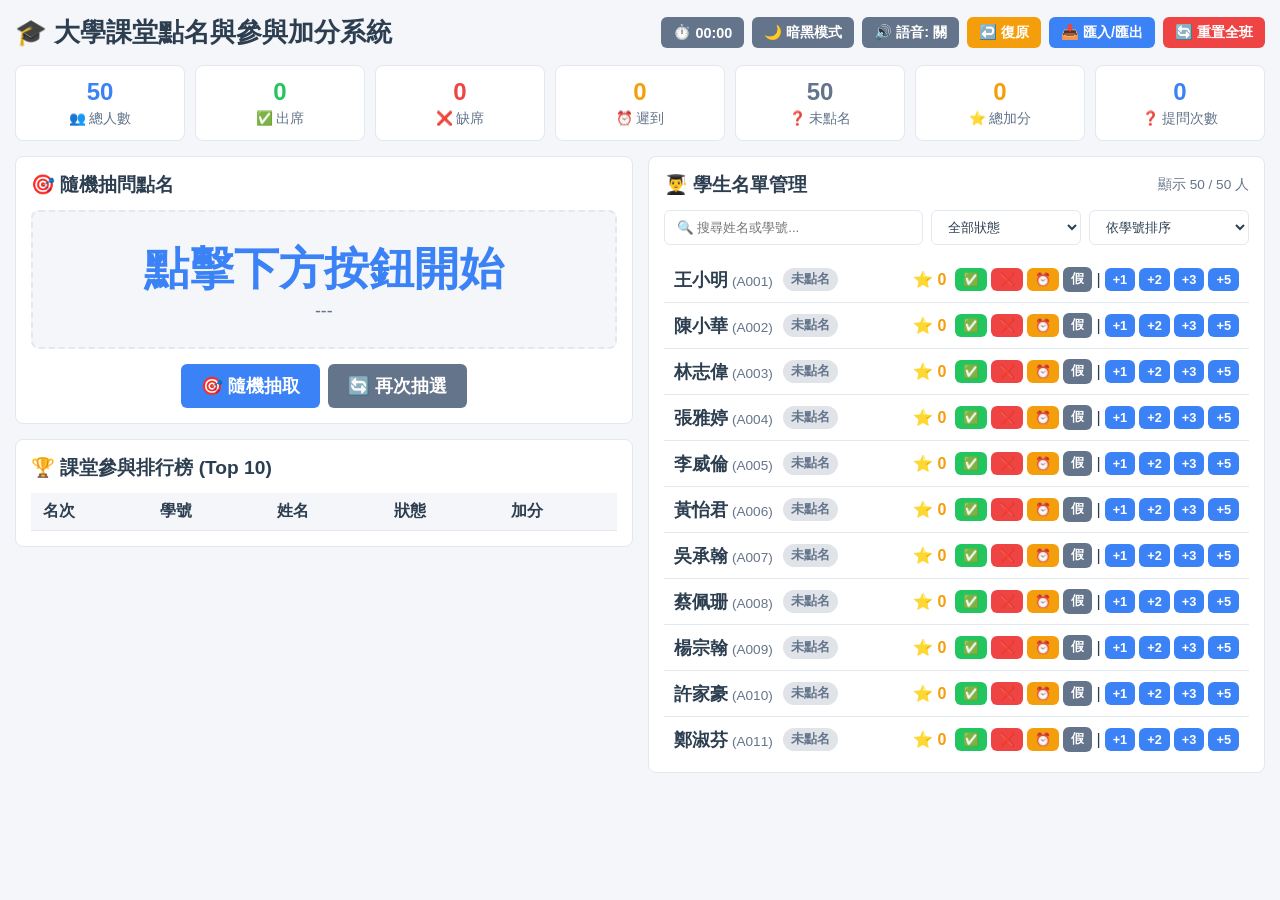
<file: RollCall/RollCallView.html>
<!DOCTYPE html>
<html lang="zh-TW">
<head>
  <meta charset="UTF-8">
  <meta name="viewport" content="width=device-width, initial-scale=1.0">
  <title>大學課堂點名與參與加分系統</title>
  <style>
    :root {
      --bg-color: #f4f6f9;
      --card-bg: #ffffff;
      --text-color: #2c3e50;
      --border-color: #e2e8f0;
      --primary: #3b82f6;
      --primary-hover: #2563eb;
      --success: #22c55e;
      --danger: #ef4444;
      --warning: #f59e0b;
      --info: #06b6d4;
      --muted: #64748b;
    }

    body.dark-mode {
      --bg-color: #0f172a;
      --card-bg: #1e293b;
      --text-color: #f8fafc;
      --border-color: #334155;
      --muted: #94a3b8;
    }

    * { box-sizing: border-box; margin: 0; padding: 0; font-family: -apple-system, BlinkMacSystemFont, "Segoe UI", Roboto, "Helvetica Neue", Arial, sans-serif; }
    body { background-color: var(--bg-color); color: var(--text-color); padding: 15px; transition: background-color 0.3s, color 0.3s; }
    
    button { cursor: pointer; border: none; border-radius: 6px; font-weight: bold; transition: all 0.2s; display: inline-flex; align-items: center; justify-content: center; gap: 4px; }
    button:hover { opacity: 0.9; transform: translateY(-1px); }
    button:active { transform: translateY(0); }

    .header-bar { display: flex; justify-content: space-between; align-items: center; margin-bottom: 15px; flex-wrap: wrap; gap: 10px; }
    .header-title { font-size: 1.6rem; font-weight: bold; }
    .header-controls { display: flex; gap: 8px; flex-wrap: wrap; }

    /* Dashboard Stats */
    .dashboard { display: grid; grid-template-columns: repeat(auto-fit, minmax(130px, 1fr)); gap: 10px; margin-bottom: 15px; }
    .stat-card { background: var(--card-bg); border: 1px solid var(--border-color); padding: 12px; border-radius: 8px; text-align: center; }
    .stat-value { font-size: 1.5rem; font-weight: bold; color: var(--primary); }
    .stat-label { font-size: 0.85rem; color: var(--muted); margin-top: 4px; }

    /* Main Grid Layout */
    .main-grid { display: grid; grid-template-columns: 1fr 1fr; gap: 15px; margin-bottom: 15px; }
    @media (max-width: 900px) { .main-grid { grid-template-columns: 1fr; } }

    .card { background: var(--card-bg); border: 1px solid var(--border-color); border-radius: 8px; padding: 15px; }
    .card-title { font-size: 1.2rem; font-weight: bold; margin-bottom: 12px; display: flex; justify-content: space-between; align-items: center; }

    /* Random Picker */
    .picker-display { text-align: center; padding: 25px 10px; background: var(--bg-color); border-radius: 8px; margin-bottom: 15px; border: 2px dashed var(--border-color); }
    .picker-name { font-size: 2.8rem; font-weight: bold; color: var(--primary); min-height: 4rem; display: flex; align-items: center; justify-content: center; }
    .picker-id { font-size: 1.1rem; color: var(--muted); }
    .picker-actions { display: flex; gap: 8px; justify-content: center; flex-wrap: wrap; }

    /* Action Buttons */
    .btn-lg { padding: 10px 20px; font-size: 1.1rem; }
    .btn-md { padding: 6px 12px; font-size: 0.9rem; }
    .btn-sm { padding: 4px 8px; font-size: 0.8rem; }
    .btn-primary { background: var(--primary); color: white; }
    .btn-success { background: var(--success); color: white; }
    .btn-danger { background: var(--danger); color: white; }
    .btn-warning { background: var(--warning); color: white; }
    .btn-secondary { background: var(--muted); color: white; }

    /* Controls & Filter */
    .filter-bar { display: flex; gap: 8px; margin-bottom: 12px; flex-wrap: wrap; }
    .input-search { padding: 8px 12px; border: 1px solid var(--border-color); border-radius: 6px; flex-grow: 1; min-width: 150px; background: var(--card-bg); color: var(--text-color); }

    /* Student List */
    .student-list-container { max-height: 500px; overflow-y: auto; }
    .student-item { display: flex; justify-content: space-between; align-items: center; padding: 10px; border-bottom: 1px solid var(--border-color); flex-wrap: wrap; gap: 8px; }
    .student-item.selected { background-color: rgba(59, 130, 246, 0.15); border-left: 4px solid var(--primary); }
    .student-info { display: flex; align-items: center; gap: 10px; min-width: 180px; }
    .student-name { font-size: 1.1rem; font-weight: bold; }
    .student-id { font-size: 0.85rem; color: var(--muted); }
    .status-badge { padding: 3px 8px; border-radius: 12px; font-size: 0.8rem; font-weight: bold; }
    .status-Present { background: rgba(34, 197, 94, 0.2); color: #15803d; }
    .status-Absent { background: rgba(239, 68, 68, 0.2); color: #b91c1c; }
    .status-Late { background: rgba(245, 158, 11, 0.2); color: #b45309; }
    .status-Excused { background: rgba(6, 182, 212, 0.2); color: #0e7490; }
    .status-Uncalled { background: rgba(100, 116, 139, 0.2); color: var(--muted); }

    .score-badge { font-weight: bold; color: var(--warning); font-size: 1rem; margin-right: 5px; }
    .action-group { display: flex; gap: 4px; align-items: center; flex-wrap: wrap; }

    /* Leaderboard Table */
    .table-container { max-height: 350px; overflow-y: auto; }
    table { width: 100%; border-collapse: collapse; text-align: left; }
    th, td { padding: 8px 12px; border-bottom: 1px solid var(--border-color); }
    th { background: var(--bg-color); position: sticky; top: 0; }

    /* Modal */
    .modal { display: none; position: fixed; top: 0; left: 0; width: 100%; height: 100%; background: rgba(0,0,0,0.5); align-items: center; justify-content: center; z-index: 100; }
    .modal.active { display: flex; }
    .modal-content { background: var(--card-bg); padding: 20px; border-radius: 8px; width: 90%; max-width: 500px; }
    .modal-actions { display: flex; justify-content: flex-end; gap: 8px; margin-top: 15px; }

    .pulse { animation: pulse-animation 0.2s infinite alternate; }
    @keyframes pulse-animation { 0% { transform: scale(1); } 100% { transform: scale(1.05); } }
  </style>
</head>
<body>

  <div class="header-bar">
    <div class="header-title">🎓 大學課堂點名與參與加分系統</div>
    <div class="header-controls">
      <button class="btn-md btn-secondary" onclick="toggleTimer()">⏱️ <span id="timer-display">00:00</span></button>
      <button class="btn-md btn-secondary" onclick="toggleDarkMode()">🌙 暗黑模式</button>
      <button class="btn-md btn-secondary" onclick="toggleSpeech()">🔊 語音: <span id="speech-status">關</span></button>
      <button class="btn-md btn-warning" onclick="undoLastAction()">↩️ 復原</button>
      <button class="btn-md btn-primary" onclick="openImportModal()">📥 匯入/匯出</button>
      <button class="btn-md btn-danger" onclick="confirmResetAll()">🔄 重置全班</button>
    </div>
  </div>

  <div class="dashboard">
    <div class="stat-card"><div class="stat-value" id="stat-total">50</div><div class="stat-label">👥 總人數</div></div>
    <div class="stat-card"><div class="stat-value" id="stat-present" style="color:var(--success);">0</div><div class="stat-label">✅ 出席</div></div>
    <div class="stat-card"><div class="stat-value" id="stat-absent" style="color:var(--danger);">0</div><div class="stat-label">❌ 缺席</div></div>
    <div class="stat-card"><div class="stat-value" id="stat-late" style="color:var(--warning);">0</div><div class="stat-label">⏰ 遲到</div></div>
    <div class="stat-card"><div class="stat-value" id="stat-uncalled" style="color:var(--muted);">50</div><div class="stat-label">❓ 未點名</div></div>
    <div class="stat-card"><div class="stat-value" id="stat-bonus" style="color:var(--warning);">0</div><div class="stat-label">⭐ 總加分</div></div>
    <div class="stat-card"><div class="stat-value" id="stat-questions">0</div><div class="stat-label">❓ 提問次數</div></div>
  </div>

  <div class="main-grid">
    <div>
      <div class="card" style="margin-bottom: 15px;">
        <div class="card-title">🎯 隨機抽問點名</div>
        <div class="picker-display">
          <div class="picker-name" id="picker-name">點擊下方按鈕開始</div>
          <div class="picker-id" id="picker-id">---</div>
        </div>
        <div class="picker-actions">
          <button class="btn-lg btn-primary" onclick="pickRandomStudent()">🎯 隨機抽取</button>
          <button class="btn-lg btn-secondary" onclick="pickRandomStudent()">🔄 再次抽選</button>
        </div>
        <div id="picker-quick-actions" style="margin-top: 15px; display: none; text-align: center;">
          <span style="font-size:0.9rem; color:var(--muted);">快速出勤與加分：</span>
          <div style="margin-top:5px;" class="action-group" id="picker-action-buttons"></div>
        </div>
      </div>

      <div class="card">
        <div class="card-title">🏆 課堂參與排行榜 (Top 10)</div>
        <div class="table-container">
          <table>
            <thead>
              <tr>
                <th>名次</th>
                <th>學號</th>
                <th>姓名</th>
                <th>狀態</th>
                <th>加分</th>
              </tr>
            </thead>
            <tbody id="leaderboard-body"></tbody>
          </table>
        </div>
      </div>
    </div>

    <div class="card">
      <div class="card-title">
        <span>👨‍🎓 學生名單管理</span>
        <span style="font-size:0.85rem; font-weight:normal; color:var(--muted);" id="roster-count">顯示 50 人</span>
      </div>

      <div class="filter-bar">
        <input type="text" id="search-input" class="input-search" placeholder="🔍 搜尋姓名或學號..." oninput="renderRoster()">
        <select id="filter-status" class="input-search" style="flex-grow:0;" onchange="renderRoster()">
          <option value="ALL">全部狀態</option>
          <option value="Uncalled">未點名</option>
          <option value="Present">出席</option>
          <option value="Absent">缺席</option>
          <option value="Late">遲到</option>
          <option value="ZeroBonus">0 分者</option>
        </select>
        <select id="sort-by" class="input-search" style="flex-grow:0;" onchange="renderRoster()">
          <option value="id">依學號排序</option>
          <option value="bonus-desc">依加分(高→低)</option>
          <option value="picks-desc">依抽中次數(高→低)</option>
        </select>
      </div>

      <div class="student-list-container" id="student-roster"></div>
    </div>
  </div>

  <div class="modal" id="import-modal">
    <div class="modal-content">
      <h3>📥 匯入 / 匯出學生資料</h3>
      <p style="font-size: 0.85rem; color: var(--muted); margin: 8px 0;">貼上 CSV 格式資料 (格式: 學號,姓名)</p>
      <textarea id="csv-input" style="width: 100%; height: 120px; padding: 8px; border-radius: 4px; border: 1px solid var(--border-color); background: var(--bg-color); color: var(--text-color);"></textarea>
      <div class="modal-actions">
        <button class="btn-md btn-secondary" onclick="closeImportModal()">取消</button>
        <button class="btn-md btn-primary" onclick="exportToCSV()">📤 匯出目前 CSV</button>
        <button class="btn-md btn-success" onclick="importFromCSV()">📥 載入 CSV 名單</button>
      </div>
    </div>
  </div>

  <script>
    // System State
    let students = [];
    let historyStack = [];
    let selectedStudentId = null;
    let uncalledPool = [];
    let isSpeechEnabled = false;
    let timerSeconds = 0;
    let timerInterval = null;
    let totalQuestionsAsked = 0;

    // Sample Data Generation
    const sampleNames = ["王小明", "陳小華", "林志偉", "張雅婷", "李威倫", "黃怡君", "吳承翰", "蔡佩珊", "楊宗翰", "許家豪",
      "鄭淑芬", "謝冠宇", "郭佳穎", "洪偉婷", "曾宇軒", "廖思涵", "賴柏翰", "徐雅雯", "周杰倫", "葉詠晴",
      "蘇智傑", "莊涵婷", "江承恩", "藍心妤", "蕭立偉", "魏嘉玲", "羅國豪", "顏鈺婷", "梁家瑋", "潘靜宜",
      "靳明德", "游心怡", "彭致遠", "詹佳蓉", "柯建宏", "馮雨潔", "鐘品捷", "彭曉婷", "田家豪", "龔珮君",
      "白宗翰", "邵羽婷", "蔡宗霖", "董佩君", "范智翔", "傅依婷", "方韋恩", "石家華", "姚思妤", "譚郁婷"];

    function initSampleData() {
      students = sampleNames.map((name, index) => ({
        id: `A${String(index + 1).padStart(3, '0')}`,
        name: name,
        status: 'Uncalled',
        bonus: 0,
        pickCount: 0,
        notes: ''
      }));
      saveToLocalStorage();
    }

    // LocalStorage Management
    function saveToLocalStorage() {
      localStorage.setItem('classroom_students', JSON.stringify(students));
      localStorage.setItem('classroom_questions', totalQuestionsAsked);
    }

    function loadFromLocalStorage() {
      const stored = localStorage.getItem('classroom_students');
      const questionsStored = localStorage.getItem('classroom_questions');
      if (stored) {
        students = JSON.parse(stored);
        totalQuestionsAsked = questionsStored ? parseInt(questionsStored, 10) : 0;
      } else {
        initSampleData();
      }
    }

    // History & Undo State
    function recordState() {
      if (historyStack.length > 20) historyStack.shift();
      historyStack.push(JSON.stringify({ students, totalQuestionsAsked }));
    }

    function undoLastAction() {
      if (historyStack.length === 0) {
        alert("已經沒有可復原的操作！");
        return;
      }
      const previousState = JSON.parse(historyStack.pop());
      students = previousState.students;
      totalQuestionsAsked = previousState.totalQuestionsAsked;
      saveToLocalStorage();
      updateUI();
    }

    // Attendance & Scoring Operations
    function setStatus(id, status) {
      recordState();
      const student = students.find(s => s.id === id);
      if (student) {
        student.status = status;
        saveToLocalStorage();
        updateUI();
      }
    }

    function addBonus(id, points) {
      recordState();
      const student = students.find(s => s.id === id);
      if (student) {
        student.bonus += points;
        totalQuestionsAsked += 1;
        saveToLocalStorage();
        updateUI();
      }
    }

    // Random Picker Logic
    function pickRandomStudent() {
      if (students.length === 0) return;

      if (uncalledPool.length === 0) {
        uncalledPool = students.map(s => s.id);
      }

      const pickerDisplay = document.getElementById('picker-name');
      pickerDisplay.classList.add('pulse');

      let speed = 50;
      let counter = 0;
      
      const interval = setInterval(() => {
        const randomIndex = Math.floor(Math.random() * students.length);
        document.getElementById('picker-name').textContent = students[randomIndex].name;
        document.getElementById('picker-id').textContent = students[randomIndex].id;
        counter++;
        if (counter > 12) {
          clearInterval(interval);
          pickerDisplay.classList.remove('pulse');
          finalizePick();
        }
      }, speed);
    }

    function finalizePick() {
      recordState();
      const selectedIndex = Math.floor(Math.random() * uncalledPool.length);
      const chosenId = uncalledPool.splice(selectedIndex, 1)[0];
      const student = students.find(s => s.id === chosenId);

      if (student) {
        student.pickCount += 1;
        selectedStudentId = student.id;
        document.getElementById('picker-name').textContent = student.name;
        document.getElementById('picker-id').textContent = `${student.id} (已抽中 ${student.pickCount} 次)`;
        
        if (isSpeechEnabled) {
          speakText(student.name);
        }

        renderPickerActions(student);
        saveToLocalStorage();
        updateUI();
      }
    }

    function renderPickerActions(student) {
      const container = document.getElementById('picker-quick-actions');
      const btnGroup = document.getElementById('picker-action-buttons');
      container.style.display = 'block';
      btnGroup.innerHTML = `
        <button class="btn-sm btn-success" onclick="setStatus('${student.id}', 'Present')">✅ 出席</button>
        <button class="btn-sm btn-danger" onclick="setStatus('${student.id}', 'Absent')">❌ 缺席</button>
        <button class="btn-sm btn-warning" onclick="setStatus('${student.id}', 'Late')">⏰ 遲到</button>
        <button class="btn-sm btn-primary" onclick="addBonus('${student.id}', 1)">+1</button>
        <button class="btn-sm btn-primary" onclick="addBonus('${student.id}', 2)">+2</button>
        <button class="btn-sm btn-primary" onclick="addBonus('${student.id}', 3)">+3</button>
        <button class="btn-sm btn-primary" onclick="addBonus('${student.id}', 5)">+5</button>
      `;
    }

    // UI Rendering
    function updateUI() {
      renderDashboard();
      renderRoster();
      renderLeaderboard();
    }

    function renderDashboard() {
      const total = students.length;
      const present = students.filter(s => s.status === 'Present').length;
      const absent = students.filter(s => s.status === 'Absent').length;
      const late = students.filter(s => s.status === 'Late').length;
      const uncalled = students.filter(s => s.status === 'Uncalled').length;
      const totalBonus = students.reduce((acc, s) => acc + s.bonus, 0);

      document.getElementById('stat-total').textContent = total;
      document.getElementById('stat-present').textContent = present;
      document.getElementById('stat-absent').textContent = absent;
      document.getElementById('stat-late').textContent = late;
      document.getElementById('stat-uncalled').textContent = uncalled;
      document.getElementById('stat-bonus').textContent = totalBonus;
      document.getElementById('stat-questions').textContent = totalQuestionsAsked;
    }

    function renderRoster() {
      const searchQuery = document.getElementById('search-input').value.toLowerCase();
      const statusFilter = document.getElementById('filter-status').value;
      const sortBy = document.getElementById('sort-by').value;

      let filtered = students.filter(s => {
        const matchesSearch = s.name.toLowerCase().includes(searchQuery) || s.id.toLowerCase().includes(searchQuery);
        let matchesStatus = true;
        if (statusFilter === 'ZeroBonus') matchesStatus = s.bonus === 0;
        else if (statusFilter !== 'ALL') matchesStatus = s.status === statusFilter;
        return matchesSearch && matchesStatus;
      });

      filtered.sort((a, b) => {
        if (sortBy === 'bonus-desc') return b.bonus - a.bonus;
        if (sortBy === 'picks-desc') return b.pickCount - a.pickCount;
        return a.id.localeCompare(b.id);
      });

      document.getElementById('roster-count').textContent = `顯示 ${filtered.length} / ${students.length} 人`;
      const container = document.getElementById('student-roster');
      container.innerHTML = '';

      const statusMap = { Present: '出席', Absent: '缺席', Late: '遲到', Excused: '請假', Uncalled: '未點名' };

      filtered.forEach(s => {
        const isSelected = s.id === selectedStudentId;
        const div = document.createElement('div');
        div.className = `student-item ${isSelected ? 'selected' : ''}`;
        div.innerHTML = `
          <div class="student-info">
            <div>
              <span class="student-name">${s.name}</span>
              <span class="student-id">(${s.id})</span>
            </div>
            <span class="status-badge status-${s.status}">${statusMap[s.status] || s.status}</span>
          </div>
          <div class="action-group">
            <span class="score-badge">⭐ ${s.bonus}</span>
            <button class="btn-sm btn-success" onclick="setStatus('${s.id}', 'Present')">✅</button>
            <button class="btn-sm btn-danger" onclick="setStatus('${s.id}', 'Absent')">❌</button>
            <button class="btn-sm btn-warning" onclick="setStatus('${s.id}', 'Late')">⏰</button>
            <button class="btn-sm btn-secondary" onclick="setStatus('${s.id}', 'Excused')">假</button>
            |
            <button class="btn-sm btn-primary" onclick="addBonus('${s.id}', 1)">+1</button>
            <button class="btn-sm btn-primary" onclick="addBonus('${s.id}', 2)">+2</button>
            <button class="btn-sm btn-primary" onclick="addBonus('${s.id}', 3)">+3</button>
            <button class="btn-sm btn-primary" onclick="addBonus('${s.id}', 5)">+5</button>
          </div>
        `;
        container.appendChild(div);
      });
    }

    function renderLeaderboard() {
      const sorted = [...students].sort((a, b) => b.bonus - a.bonus).slice(0, 10);
      const tbody = document.getElementById('leaderboard-body');
      const statusMap = { Present: '出席', Absent: '缺席', Late: '遲到', Excused: '請假', Uncalled: '未點名' };
      tbody.innerHTML = '';

      sorted.forEach((s, index) => {
        if (s.bonus === 0) return;
        const tr = document.createElement('tr');
        const rankMedal = index === 0 ? '🥇' : index === 1 ? '🥈' : index === 2 ? '🥉' : index + 1;
        tr.innerHTML = `
          <td>${rankMedal}</td>
          <td>${s.id}</td>
          <td><b>${s.name}</b></td>
          <td><span class="status-badge status-${s.status}">${statusMap[s.status]}</span></td>
          <td style="color:var(--warning); font-weight:bold;">+${s.bonus}</td>
        `;
        tbody.appendChild(tr);
      });
    }

    // CSV Utilities
    function openImportModal() {
      const csvStr = students.map(s => `${s.id},${s.name}`).join('\n');
      document.getElementById('csv-input').value = csvStr;
      document.getElementById('import-modal').classList.add('active');
    }

    function closeImportModal() {
      document.getElementById('import-modal').classList.remove('active');
    }

    function importFromCSV() {
      recordState();
      const text = document.getElementById('csv-input').value.trim();
      if (!text) return;

      const lines = text.split('\n');
      const newStudents = [];

      lines.forEach(line => {
        const parts = line.split(',');
        if (parts.length >= 2) {
          const id = parts[0].trim();
          const name = parts[1].trim();
          if (id && name) {
            newStudents.push({
              id: id,
              name: name,
              status: 'Uncalled',
              bonus: 0,
              pickCount: 0,
              notes: ''
            });
          }
        }
      });

      if (newStudents.length > 0) {
        students = newStudents;
        uncalledPool = [];
        totalQuestionsAsked = 0;
        saveToLocalStorage();
        updateUI();
        closeImportModal();
        alert(`成功載入 ${newStudents.length} 位學生！`);
      } else {
        alert("格式錯誤，請確認每行皆為 '學號,姓名'");
      }
    }

    function exportToCSV() {
      let csvContent = "data:text/csv;charset=utf-8,\uFEFF學號,姓名,出勤狀態,加分,被抽中次數\n";
      students.forEach(s => {
        csvContent += `${s.id},${s.name},${s.status},${s.bonus},${s.pickCount}\n`;
      });
      const encodedUri = encodeURI(csvContent);
      const link = document.createElement("a");
      link.setAttribute("href", encodedUri);
      link.setAttribute("download", `課堂點名加分紀錄_${new Date().toISOString().slice(0,10)}.csv`);
      document.body.appendChild(link);
      link.click();
      document.body.removeChild(link);
    }

    // Tools
    function toggleDarkMode() {
      document.body.classList.toggle('dark-mode');
    }

    function toggleSpeech() {
      isSpeechEnabled = !isSpeechEnabled;
      document.getElementById('speech-status').textContent = isSpeechEnabled ? "開" : "關";
    }

    function speakText(text) {
      if ('speechSynthesis' in window) {
        const utterance = new SpeechSynthesisUtterance(text);
        utterance.lang = 'zh-TW';
        window.speechSynthesis.speak(utterance);
      }
    }

    function toggleTimer() {
      if (timerInterval) {
        clearInterval(timerInterval);
        timerInterval = null;
      } else {
        timerInterval = setInterval(() => {
          timerSeconds++;
          const m = String(Math.floor(timerSeconds / 60)).padStart(2, '0');
          const s = String(timerSeconds % 60).padStart(2, '0');
          document.getElementById('timer-display').textContent = `${m}:${s}`;
        }, 1000);
      }
    }

    function confirmResetAll() {
      if (confirm("確定要重置全班的出勤與加分資料嗎？此動作無法取消（可用復原功能恢復）。")) {
        recordState();
        students.forEach(s => {
          s.status = 'Uncalled';
          s.bonus = 0;
          s.pickCount = 0;
        });
        totalQuestionsAsked = 0;
        uncalledPool = [];
        saveToLocalStorage();
        updateUI();
      }
    }

    // Initialization
    window.onload = function() {
      loadFromLocalStorage();
      updateUI();
    };
  </script>
</body>
</html>
</file>
